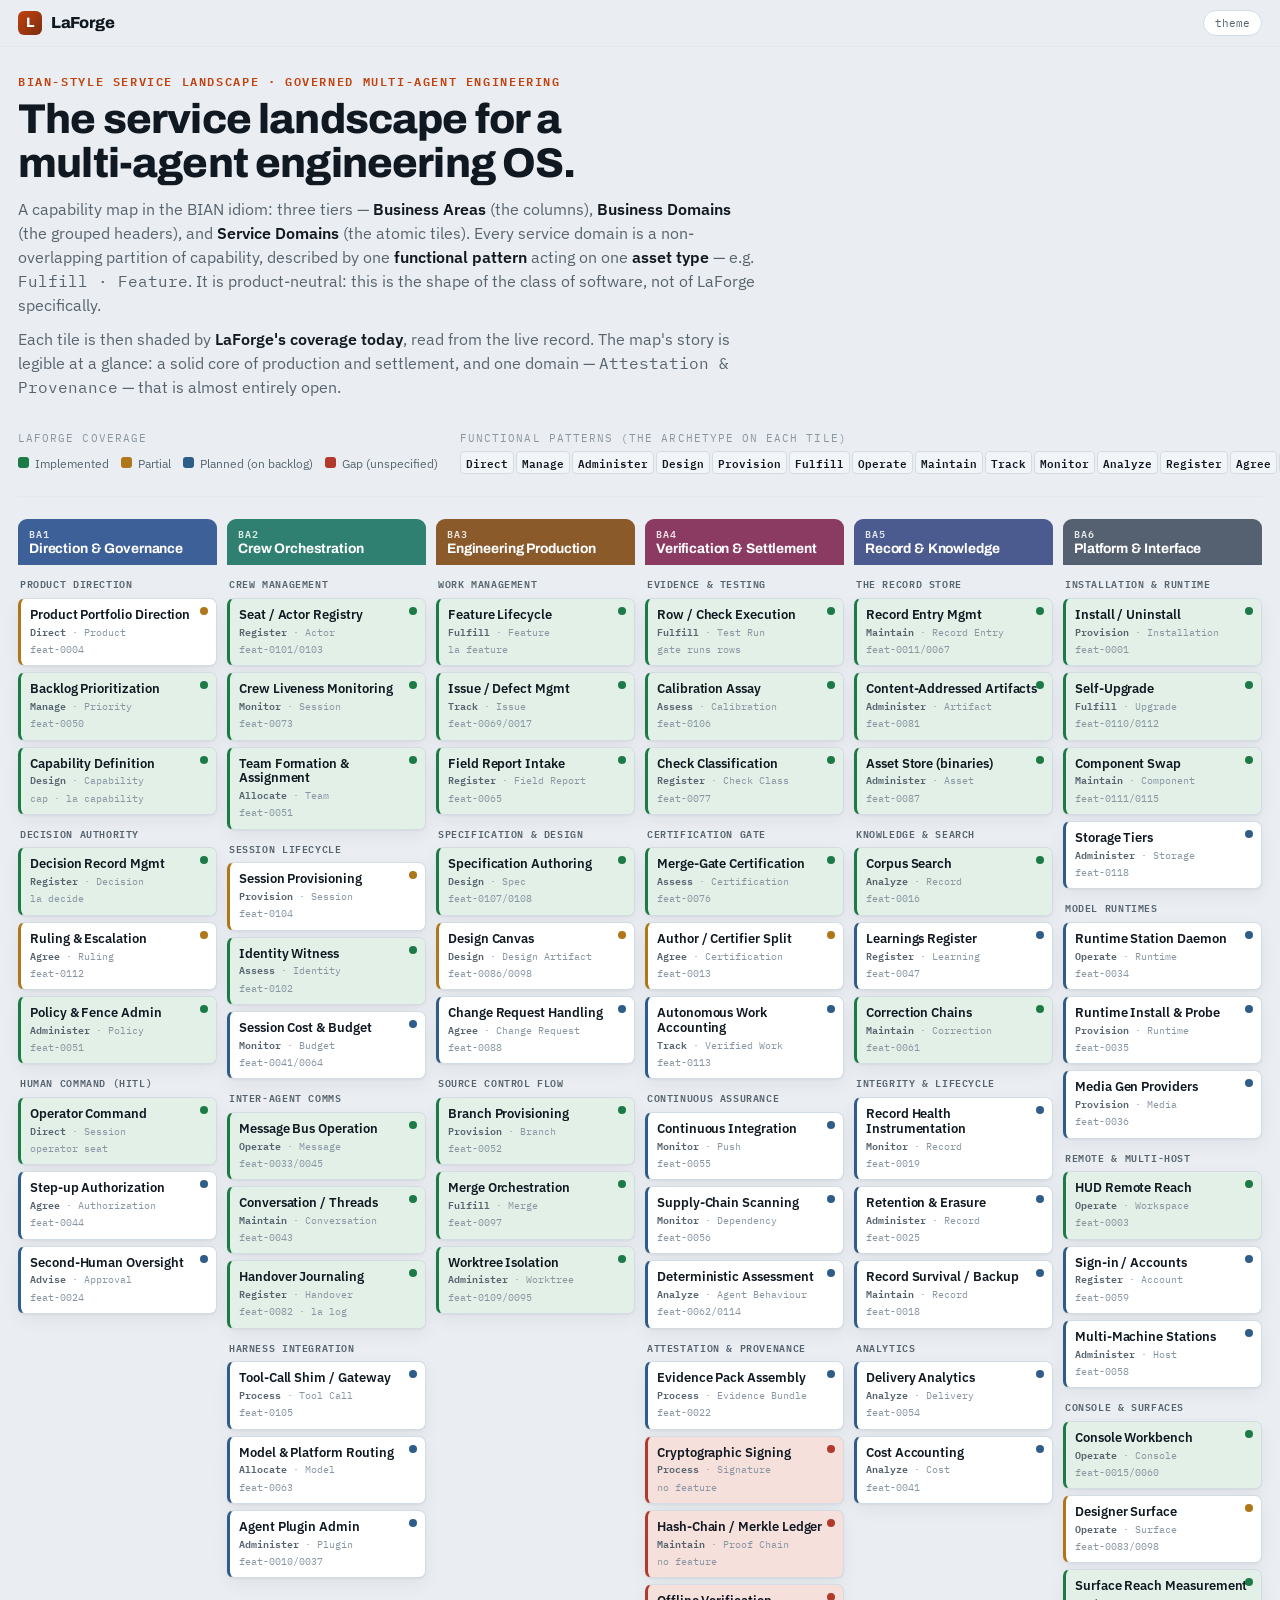
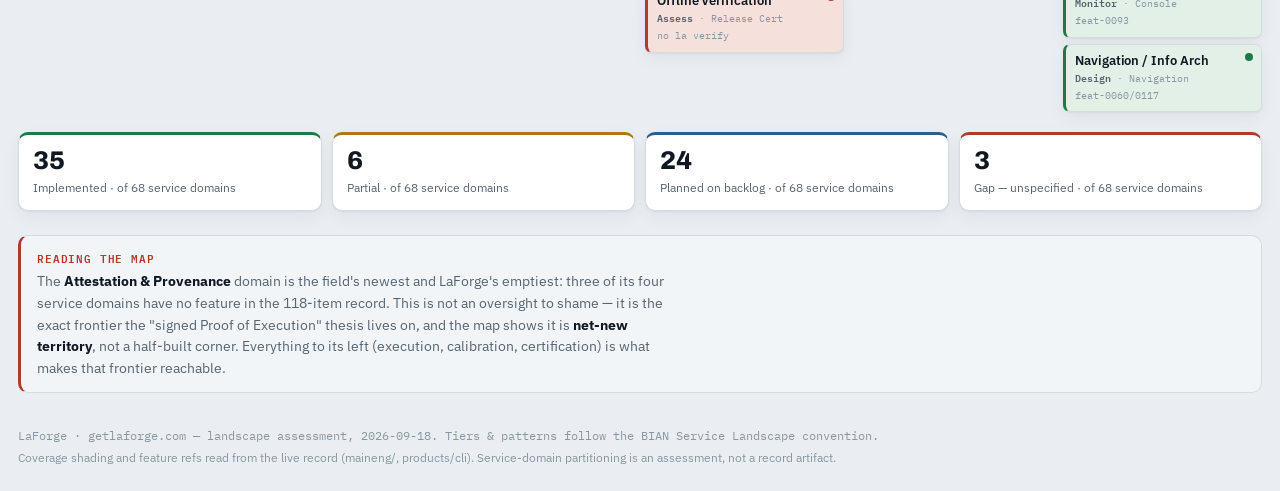
<file: Agent Engineering Landscape.html>
<!doctype html><html><head><meta charset=utf8><meta name=viewport content="width=device-width,initial-scale=1,viewport-fit=cover"><style>:root{color-scheme:light;box-sizing:border-box;padding-top:env(safe-area-inset-top,0px);padding-bottom:env(safe-area-inset-bottom,0px)}html{scroll-padding-top:env(safe-area-inset-top,0px)}body{margin:0;padding:0;font:14px -apple-system,BlinkMacSystemFont,sans-serif;background:#faf9f5;color:#141413}img{max-width:100%}[hidden]:not([hidden=until-found i]){display:none!important}</style></head><body>
<title>Agent Engineering Landscape</title>
<style>
  @import url('https://fonts.googleapis.com/css2?family=Archivo:wght@600;700;800&family=IBM+Plex+Sans:wght@400;500;600&family=IBM+Plex+Mono:wght@400;500;600&display=swap');

  :root{
    --ground:#EAEEF2;
    --surface:#FFFFFF;
    --surface-2:#F2F5F8;
    --ink:#101821;
    --muted:#57646F;
    --faint:#8996A2;
    --line:#D3DBE3;
    --line-soft:#E3E9EE;
    --accent:#C2410C;
    /* area hues */
    --a1:#3D6098; --a2:#2F8071; --a3:#8A5A2B; --a4:#8B3A62; --a5:#4B5A8F; --a6:#556170;
    /* coverage */
    --impl:#1C7A46; --impl-bg:#E2F0E8;
    --part:#B0761A; --part-bg:#F6ECD6;
    --plan:#2F5D8A; --plan-bg:#E2EBF4;
    --gap:#B23A2C;  --gap-bg:#F6E0DC;
    --shadow:0 1px 2px rgba(16,24,33,.05),0 6px 18px rgba(16,24,33,.05);
  }
  @media (prefers-color-scheme:dark){:root:not([data-theme="light"]){
    --ground:#0D1218;--surface:#151C24;--surface-2:#1B242E;--ink:#E7ECF1;--muted:#98A5B1;--faint:#68757F;--line:#28313C;--line-soft:#202832;--accent:#F97316;
    --a1:#6C93C9;--a2:#4FB9A5;--a3:#C79256;--a4:#C77299;--a5:#8494C8;--a6:#8593A1;
    --impl:#3ECB7E;--impl-bg:#12251A;--part:#E0A73B;--part-bg:#2A2212;--plan:#6FA0CE;--plan-bg:#14202D;--gap:#E0765F;--gap-bg:#2A1712;
    --shadow:0 1px 2px rgba(0,0,0,.4),0 10px 26px rgba(0,0,0,.35);
  }}
  :root[data-theme="dark"]{
    --ground:#0D1218;--surface:#151C24;--surface-2:#1B242E;--ink:#E7ECF1;--muted:#98A5B1;--faint:#68757F;--line:#28313C;--line-soft:#202832;--accent:#F97316;
    --a1:#6C93C9;--a2:#4FB9A5;--a3:#C79256;--a4:#C77299;--a5:#8494C8;--a6:#8593A1;
    --impl:#3ECB7E;--impl-bg:#12251A;--part:#E0A73B;--part-bg:#2A2212;--plan:#6FA0CE;--plan-bg:#14202D;--gap:#E0765F;--gap-bg:#2A1712;
    --shadow:0 1px 2px rgba(0,0,0,.4),0 10px 26px rgba(0,0,0,.35);
  }

  *{box-sizing:border-box}
  body{background:var(--ground);color:var(--ink);font-family:"IBM Plex Sans",system-ui,sans-serif;line-height:1.5;-webkit-font-smoothing:antialiased}
  .wrap{max-width:1280px;margin:0 auto;padding-inline:18px;padding-block:0}
  h1{font-family:"Archivo",sans-serif;font-weight:800;letter-spacing:-.02em;text-wrap:balance}
  .mono{font-family:"IBM Plex Mono",monospace}
  .eyebrow{font-family:"IBM Plex Mono",monospace;font-size:.72rem;font-weight:600;letter-spacing:.14em;text-transform:uppercase;color:var(--accent)}

  header.top{position:sticky;top:env(safe-area-inset-top,0px);z-index:40;background:color-mix(in srgb,var(--ground) 90%,transparent);backdrop-filter:blur(8px);border-bottom:1px solid var(--line-soft)}
  header.top .wrap{display:flex;align-items:center;gap:12px;padding-block:10px}
  .brand{display:flex;align-items:center;gap:9px;font-family:"Archivo";font-weight:800;letter-spacing:-.02em;font-size:1rem}
  .brand .glyph{width:24px;height:24px;border-radius:6px;background:linear-gradient(135deg,var(--accent),#7c2d12);display:grid;place-items:center;color:#fff;font-family:"Archivo";font-weight:800;font-size:.85rem}
  header.top .spacer{flex:1}
  .toggle{font-family:"IBM Plex Mono";font-size:.7rem;background:var(--surface);color:var(--muted);border:1px solid var(--line);border-radius:999px;padding:5px 11px;cursor:pointer}
  .toggle:hover{color:var(--ink);border-color:var(--muted)}

  .intro{padding-block:26px 8px}
  .intro h1{font-size:clamp(1.7rem,4.5vw,2.6rem);margin:8px 0 12px;line-height:1.04}
  .intro p{max-width:74ch;color:var(--muted);margin:0 0 10px;font-size:1rem}
  .intro p b{color:var(--ink);font-weight:600}

  .keys{display:flex;flex-wrap:wrap;gap:22px;padding:14px 0 22px;border-bottom:1px solid var(--line-soft)}
  .keyblock{min-width:180px}
  .keyblock .kt{font-family:"IBM Plex Mono";font-size:.66rem;letter-spacing:.1em;text-transform:uppercase;color:var(--faint);margin-bottom:7px}
  .krow{display:flex;flex-wrap:wrap;gap:6px 12px}
  .ki{display:inline-flex;align-items:center;gap:6px;font-size:.78rem;color:var(--muted)}
  .dot{width:11px;height:11px;border-radius:3px;flex:none}
  .patlist{font-size:.75rem;color:var(--muted);line-height:1.7;max-width:60ch}
  .pat{font-family:"IBM Plex Mono";font-size:.66rem;font-weight:600;color:var(--ink);background:var(--surface-2);border:1px solid var(--line);border-radius:4px;padding:1px 5px;margin-right:2px}

  /* landscape grid */
  .landscape{padding-block:22px 10px}
  .areas{display:grid;grid-template-columns:repeat(6,1fr);gap:10px;align-items:start}
  .area{display:flex;flex-direction:column;gap:9px}
  .ahead{border-radius:9px 9px 0 0;padding:9px 11px;color:#fff;font-family:"Archivo";font-weight:700;font-size:.86rem;line-height:1.1;letter-spacing:-.01em}
  .ahead .an{font-family:"IBM Plex Mono";font-weight:600;font-size:.64rem;opacity:.85;display:block;letter-spacing:.08em;margin-bottom:2px}
  .domain{display:flex;flex-direction:column;gap:6px}
  .dhead{font-family:"IBM Plex Mono";font-size:.64rem;font-weight:600;letter-spacing:.06em;text-transform:uppercase;color:var(--muted);padding:2px 2px 0}
  .tile{background:var(--surface);border:1px solid var(--line);border-left-width:3px;border-radius:7px;padding:8px 9px;box-shadow:var(--shadow);position:relative}
  .tile .tn{font-weight:600;font-size:.79rem;line-height:1.18;letter-spacing:-.005em}
  .tile .tm{font-family:"IBM Plex Mono";font-size:.63rem;color:var(--faint);margin-top:3px;line-height:1.3}
  .tile .tm b{color:var(--muted);font-weight:600}
  .tile .ref{font-family:"IBM Plex Mono";font-size:.6rem;color:var(--faint);margin-top:4px;display:block}
  .tile.impl{border-left-color:var(--impl);background:linear-gradient(0deg,var(--impl-bg),var(--impl-bg)) padding-box,var(--surface)}
  .tile.part{border-left-color:var(--part)}
  .tile.plan{border-left-color:var(--plan)}
  .tile.gap{border-left-color:var(--gap);background:var(--gap-bg)}
  .tile .badge{position:absolute;top:8px;right:8px;width:8px;height:8px;border-radius:50%}
  .tile.impl .badge{background:var(--impl)} .tile.part .badge{background:var(--part)} .tile.plan .badge{background:var(--plan)} .tile.gap .badge{background:var(--gap)}

  .callout{background:var(--surface-2);border:1px solid var(--line);border-left:3px solid var(--gap);border-radius:10px;padding:14px 16px;margin-top:24px}
  .callout .lb{font-family:"IBM Plex Mono";font-size:.66rem;letter-spacing:.08em;text-transform:uppercase;color:var(--gap);font-weight:600;margin-bottom:5px}
  .callout p{margin:0;font-size:.9rem;color:var(--muted);max-width:80ch}
  .callout p b{color:var(--ink)}

  .tally{display:grid;grid-template-columns:repeat(4,1fr);gap:10px;margin-top:20px}
  .tcard{background:var(--surface);border:1px solid var(--line);border-radius:10px;padding:13px 14px;box-shadow:var(--shadow);border-top-width:3px}
  .tcard.impl{border-top-color:var(--impl)} .tcard.part{border-top-color:var(--part)} .tcard.plan{border-top-color:var(--plan)} .tcard.gap{border-top-color:var(--gap)}
  .tcard .n{font-family:"Archivo";font-weight:800;font-size:1.6rem;line-height:1;font-variant-numeric:tabular-nums}
  .tcard .k{font-size:.74rem;color:var(--muted);margin-top:5px}

  footer{padding-block:24px;color:var(--faint);font-size:.75rem}

  @media (max-width:1080px){.areas{grid-template-columns:repeat(3,1fr)}}
  @media (max-width:720px){.areas{grid-template-columns:repeat(2,1fr)}.tally{grid-template-columns:repeat(2,1fr)}}
  @media (max-width:440px){.areas{grid-template-columns:1fr}}
  @media (prefers-reduced-motion:reduce){*{transition:none!important}}
</style>

<header class="top">
  <div class="wrap">
    <div class="brand"><span class="glyph">L</span>LaForge</div>
    <div class="spacer"></div>
    <button class="toggle" id="themeBtn" type="button">theme</button>
  </div>
</header>

<main class="wrap">
  <section class="intro">
    <div class="eyebrow">BIAN-style service landscape &middot; Governed Multi-Agent Engineering</div>
    <h1>The service landscape for a<br>multi-agent engineering OS.</h1>
    <p>A capability map in the BIAN idiom: three tiers — <b>Business Areas</b> (the columns), <b>Business Domains</b> (the grouped headers), and <b>Service Domains</b> (the atomic tiles). Every service domain is a non-overlapping partition of capability, described by one <b>functional pattern</b> acting on one <b>asset type</b> — e.g. <span class="mono">Fulfill · Feature</span>. It is product-neutral: this is the shape of the class of software, not of LaForge specifically.</p>
    <p>Each tile is then shaded by <b>LaForge's coverage today</b>, read from the live record. The map's story is legible at a glance: a solid core of production and settlement, and one domain — <span class="mono">Attestation &amp; Provenance</span> — that is almost entirely open.</p>
  </section>

  <section class="keys">
    <div class="keyblock">
      <div class="kt">LaForge coverage</div>
      <div class="krow">
        <span class="ki"><span class="dot" style="background:var(--impl)"></span>Implemented</span>
        <span class="ki"><span class="dot" style="background:var(--part)"></span>Partial</span>
        <span class="ki"><span class="dot" style="background:var(--plan)"></span>Planned (on backlog)</span>
        <span class="ki"><span class="dot" style="background:var(--gap)"></span>Gap (unspecified)</span>
      </div>
    </div>
    <div class="keyblock" style="flex:1">
      <div class="kt">Functional patterns (the archetype on each tile)</div>
      <div class="patlist">
        <span class="pat">Direct</span><span class="pat">Manage</span><span class="pat">Administer</span><span class="pat">Design</span><span class="pat">Provision</span><span class="pat">Fulfill</span><span class="pat">Operate</span><span class="pat">Maintain</span><span class="pat">Track</span><span class="pat">Monitor</span><span class="pat">Analyze</span><span class="pat">Register</span><span class="pat">Agree</span><span class="pat">Assess</span><span class="pat">Allocate</span><span class="pat">Advise</span><span class="pat">Process</span>
      </div>
    </div>
  </section>

  <section class="landscape">
    <div class="areas" id="areas"></div>

    <div class="tally" id="tally"></div>

    <div class="callout">
      <div class="lb">Reading the map</div>
      <p>The <b>Attestation &amp; Provenance</b> domain is the field's newest and LaForge's emptiest: three of its four service domains have no feature in the 118-item record. This is not an oversight to shame — it is the exact frontier the "signed Proof of Execution" thesis lives on, and the map shows it is <b>net-new territory</b>, not a half-built corner. Everything to its left (execution, calibration, certification) is what makes that frontier reachable.</p>
    </div>
  </section>

  <footer>
    <p style="margin:0 0 4px" class="mono">LaForge · getlaforge.com — landscape assessment, 2026-09-18. Tiers &amp; patterns follow the BIAN Service Landscape convention.</p>
    <p style="margin:0">Coverage shading and feature refs read from the live record (maineng/, products/cli). Service-domain partitioning is an assessment, not a record artifact.</p>
  </footer>
</main>

<script>
  (function(){
    var btn=document.getElementById('themeBtn'),root=document.documentElement;
    function cur(){var t=root.getAttribute('data-theme');if(t)return t;return(window.matchMedia&&matchMedia('(prefers-color-scheme: dark)').matches)?'dark':'light';}
    try{var s=localStorage.getItem('lf-theme');if(s)root.setAttribute('data-theme',s);}catch(e){}
    btn.addEventListener('click',function(){var n=cur()==='dark'?'light':'dark';root.setAttribute('data-theme',n);try{localStorage.setItem('lf-theme',n);}catch(e){}});
  })();

  // Landscape data. tile = [name, pattern, asset, status, ref]
  var AREAS=[
    {id:"BA1", name:"Direction & Governance", hue:"var(--a1)", domains:[
      {name:"Product Direction", tiles:[
        ["Product Portfolio Direction","Direct","Product","part","feat-0004"],
        ["Backlog Prioritization","Manage","Priority","impl","feat-0050"],
        ["Capability Definition","Design","Capability","impl","cap · la capability"],
      ]},
      {name:"Decision Authority", tiles:[
        ["Decision Record Mgmt","Register","Decision","impl","la decide"],
        ["Ruling & Escalation","Agree","Ruling","part","feat-0112"],
        ["Policy & Fence Admin","Administer","Policy","impl","feat-0051"],
      ]},
      {name:"Human Command (HITL)", tiles:[
        ["Operator Command","Direct","Session","impl","operator seat"],
        ["Step-up Authorization","Agree","Authorization","plan","feat-0044"],
        ["Second-Human Oversight","Advise","Approval","plan","feat-0024"],
      ]},
    ]},
    {id:"BA2", name:"Crew Orchestration", hue:"var(--a2)", domains:[
      {name:"Crew Management", tiles:[
        ["Seat / Actor Registry","Register","Actor","impl","feat-0101/0103"],
        ["Crew Liveness Monitoring","Monitor","Session","impl","feat-0073"],
        ["Team Formation & Assignment","Allocate","Team","impl","feat-0051"],
      ]},
      {name:"Session Lifecycle", tiles:[
        ["Session Provisioning","Provision","Session","part","feat-0104"],
        ["Identity Witness","Assess","Identity","impl","feat-0102"],
        ["Session Cost & Budget","Monitor","Budget","plan","feat-0041/0064"],
      ]},
      {name:"Inter-Agent Comms", tiles:[
        ["Message Bus Operation","Operate","Message","impl","feat-0033/0045"],
        ["Conversation / Threads","Maintain","Conversation","impl","feat-0043"],
        ["Handover Journaling","Register","Handover","impl","feat-0082 · la log"],
      ]},
      {name:"Harness Integration", tiles:[
        ["Tool-Call Shim / Gateway","Process","Tool Call","plan","feat-0105"],
        ["Model & Platform Routing","Allocate","Model","plan","feat-0063"],
        ["Agent Plugin Admin","Administer","Plugin","plan","feat-0010/0037"],
      ]},
    ]},
    {id:"BA3", name:"Engineering Production", hue:"var(--a3)", domains:[
      {name:"Work Management", tiles:[
        ["Feature Lifecycle","Fulfill","Feature","impl","la feature"],
        ["Issue / Defect Mgmt","Track","Issue","impl","feat-0069/0017"],
        ["Field Report Intake","Register","Field Report","impl","feat-0065"],
      ]},
      {name:"Specification & Design", tiles:[
        ["Specification Authoring","Design","Spec","impl","feat-0107/0108"],
        ["Design Canvas","Design","Design Artifact","part","feat-0086/0098"],
        ["Change Request Handling","Agree","Change Request","plan","feat-0088"],
      ]},
      {name:"Source Control Flow", tiles:[
        ["Branch Provisioning","Provision","Branch","impl","feat-0052"],
        ["Merge Orchestration","Fulfill","Merge","impl","feat-0097"],
        ["Worktree Isolation","Administer","Worktree","impl","feat-0109/0095"],
      ]},
    ]},
    {id:"BA4", name:"Verification & Settlement", hue:"var(--a4)", domains:[
      {name:"Evidence & Testing", tiles:[
        ["Row / Check Execution","Fulfill","Test Run","impl","gate runs rows"],
        ["Calibration Assay","Assess","Calibration","impl","feat-0106"],
        ["Check Classification","Register","Check Class","impl","feat-0077"],
      ]},
      {name:"Certification Gate", tiles:[
        ["Merge-Gate Certification","Assess","Certification","impl","feat-0076"],
        ["Author / Certifier Split","Agree","Certification","part","feat-0013"],
        ["Autonomous Work Accounting","Track","Verified Work","plan","feat-0113"],
      ]},
      {name:"Continuous Assurance", tiles:[
        ["Continuous Integration","Monitor","Push","plan","feat-0055"],
        ["Supply-Chain Scanning","Monitor","Dependency","plan","feat-0056"],
        ["Deterministic Assessment","Analyze","Agent Behaviour","plan","feat-0062/0114"],
      ]},
      {name:"Attestation & Provenance", tiles:[
        ["Evidence Pack Assembly","Process","Evidence Bundle","plan","feat-0022"],
        ["Cryptographic Signing","Process","Signature","gap","no feature"],
        ["Hash-Chain / Merkle Ledger","Maintain","Proof Chain","gap","no feature"],
        ["Offline Verification","Assess","Release Cert","gap","no la verify"],
      ]},
    ]},
    {id:"BA5", name:"Record & Knowledge", hue:"var(--a5)", domains:[
      {name:"The Record Store", tiles:[
        ["Record Entry Mgmt","Maintain","Record Entry","impl","feat-0011/0067"],
        ["Content-Addressed Artifacts","Administer","Artifact","impl","feat-0081"],
        ["Asset Store (binaries)","Administer","Asset","impl","feat-0087"],
      ]},
      {name:"Knowledge & Search", tiles:[
        ["Corpus Search","Analyze","Record","impl","feat-0016"],
        ["Learnings Register","Register","Learning","plan","feat-0047"],
        ["Correction Chains","Maintain","Correction","impl","feat-0061"],
      ]},
      {name:"Integrity & Lifecycle", tiles:[
        ["Record Health Instrumentation","Monitor","Record","plan","feat-0019"],
        ["Retention & Erasure","Administer","Record","plan","feat-0025"],
        ["Record Survival / Backup","Maintain","Record","plan","feat-0018"],
      ]},
      {name:"Analytics", tiles:[
        ["Delivery Analytics","Analyze","Delivery","plan","feat-0054"],
        ["Cost Accounting","Analyze","Cost","plan","feat-0041"],
      ]},
    ]},
    {id:"BA6", name:"Platform & Interface", hue:"var(--a6)", domains:[
      {name:"Installation & Runtime", tiles:[
        ["Install / Uninstall","Provision","Installation","impl","feat-0001"],
        ["Self-Upgrade","Fulfill","Upgrade","impl","feat-0110/0112"],
        ["Component Swap","Maintain","Component","impl","feat-0111/0115"],
        ["Storage Tiers","Administer","Storage","plan","feat-0118"],
      ]},
      {name:"Model Runtimes", tiles:[
        ["Runtime Station Daemon","Operate","Runtime","plan","feat-0034"],
        ["Runtime Install & Probe","Provision","Runtime","plan","feat-0035"],
        ["Media Gen Providers","Provision","Media","plan","feat-0036"],
      ]},
      {name:"Remote & Multi-Host", tiles:[
        ["HUD Remote Reach","Operate","Workspace","impl","feat-0003"],
        ["Sign-in / Accounts","Register","Account","plan","feat-0059"],
        ["Multi-Machine Stations","Administer","Host","plan","feat-0058"],
      ]},
      {name:"Console & Surfaces", tiles:[
        ["Console Workbench","Operate","Console","impl","feat-0015/0060"],
        ["Designer Surface","Operate","Surface","part","feat-0083/0098"],
        ["Surface Reach Measurement","Monitor","Console","impl","feat-0093"],
        ["Navigation / Info Arch","Design","Navigation","impl","feat-0060/0117"],
      ]},
    ]},
  ];

  var STATUS={impl:"impl",part:"part",plan:"plan",gap:"gap"};
  var counts={impl:0,part:0,plan:0,gap:0};
  var root=document.getElementById('areas');
  AREAS.forEach(function(a){
    var col=document.createElement('div');col.className='area';
    var h=document.createElement('div');h.className='ahead';h.style.background=a.hue;
    h.innerHTML='<span class="an">'+a.id+'</span>'+a.name;
    col.appendChild(h);
    a.domains.forEach(function(d){
      var dom=document.createElement('div');dom.className='domain';
      var dh=document.createElement('div');dh.className='dhead';dh.textContent=d.name;dom.appendChild(dh);
      d.tiles.forEach(function(t){
        var st=t[3];counts[st]++;
        var tile=document.createElement('div');tile.className='tile '+st;
        tile.innerHTML='<span class="badge"></span><div class="tn">'+t[0]+'</div>'+
          '<div class="tm"><b>'+t[1]+'</b> &middot; '+t[2]+'</div>'+
          (t[4]?'<span class="ref">'+t[4]+'</span>':'');
        dom.appendChild(tile);
      });
      col.appendChild(dom);
    });
    root.appendChild(col);
  });

  var total=counts.impl+counts.part+counts.plan+counts.gap;
  var tally=document.getElementById('tally');
  [["impl","Implemented",counts.impl],["part","Partial",counts.part],["plan","Planned on backlog",counts.plan],["gap","Gap — unspecified",counts.gap]].forEach(function(c){
    var el=document.createElement('div');el.className='tcard '+c[0];
    el.innerHTML='<div class="n">'+c[2]+'</div><div class="k">'+c[1]+' &middot; of '+total+' service domains</div>';
    tally.appendChild(el);
  });
</script>

</body></html>
</file>
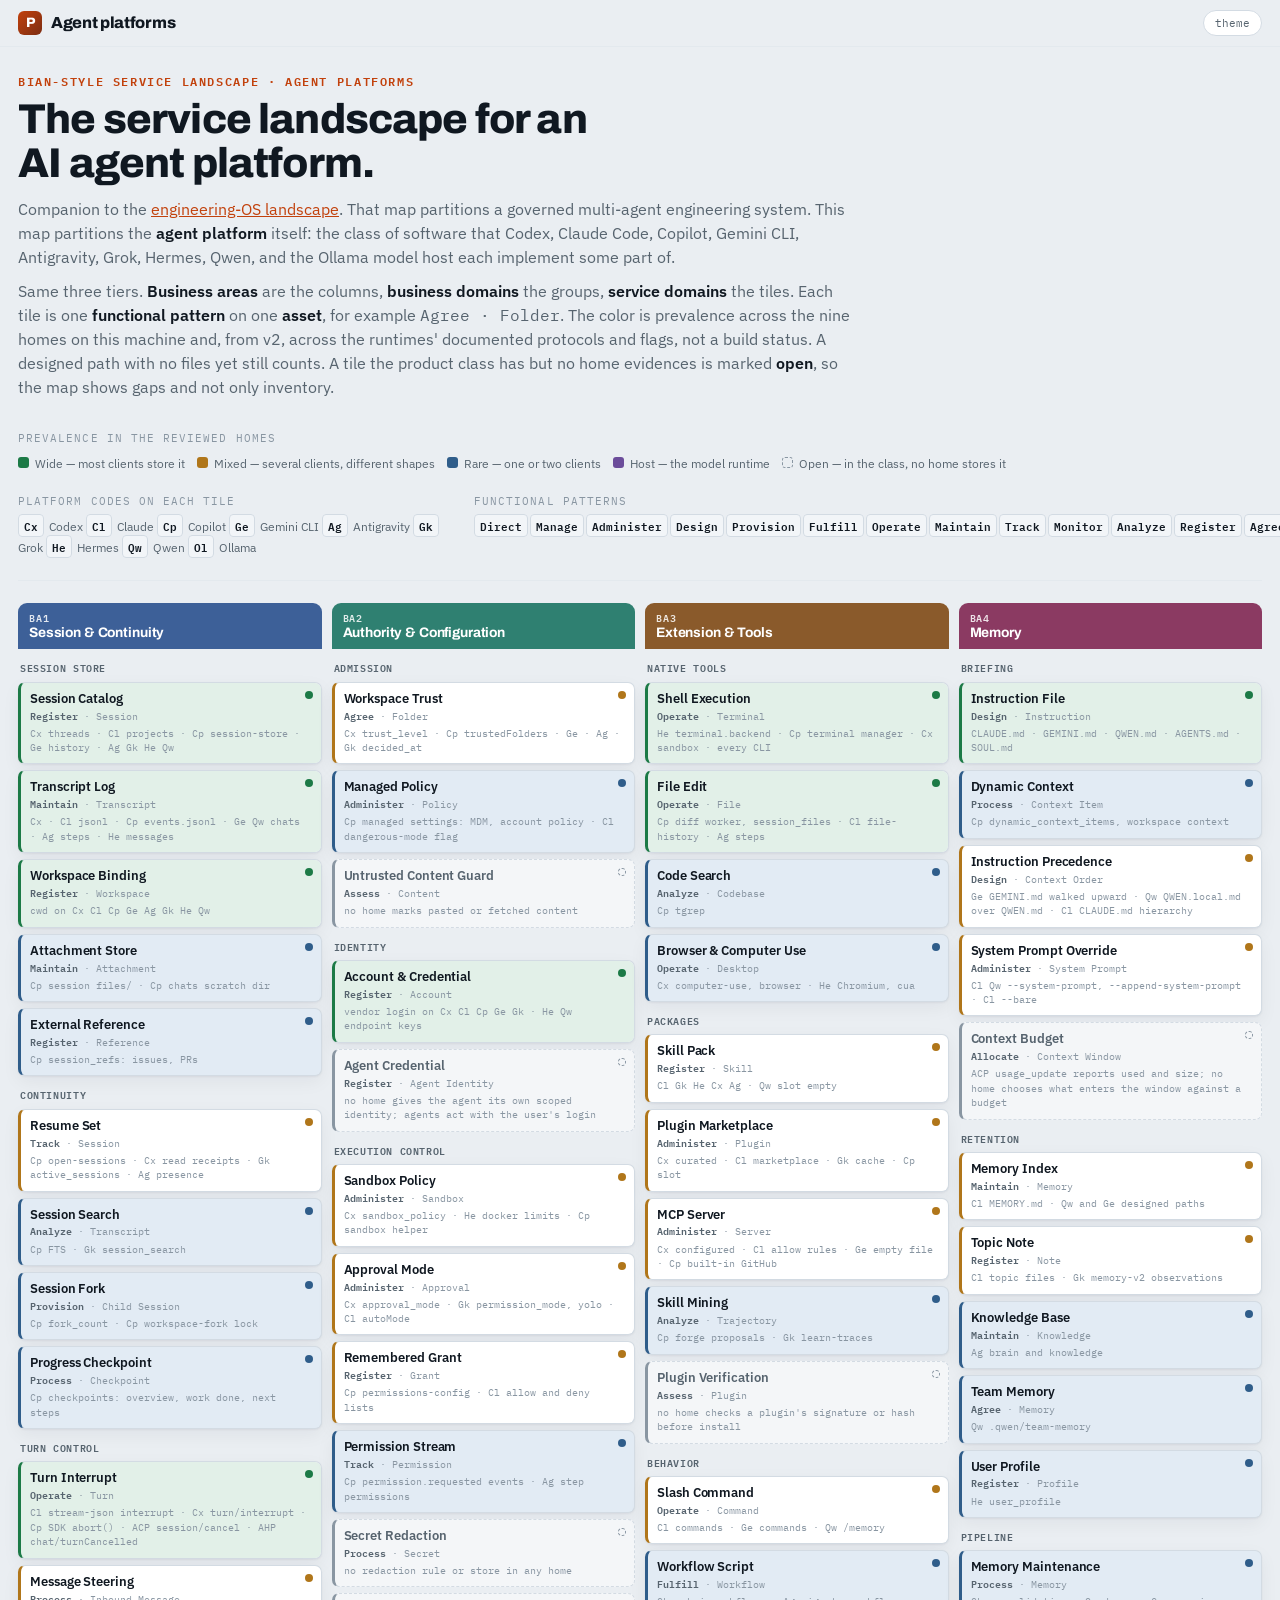
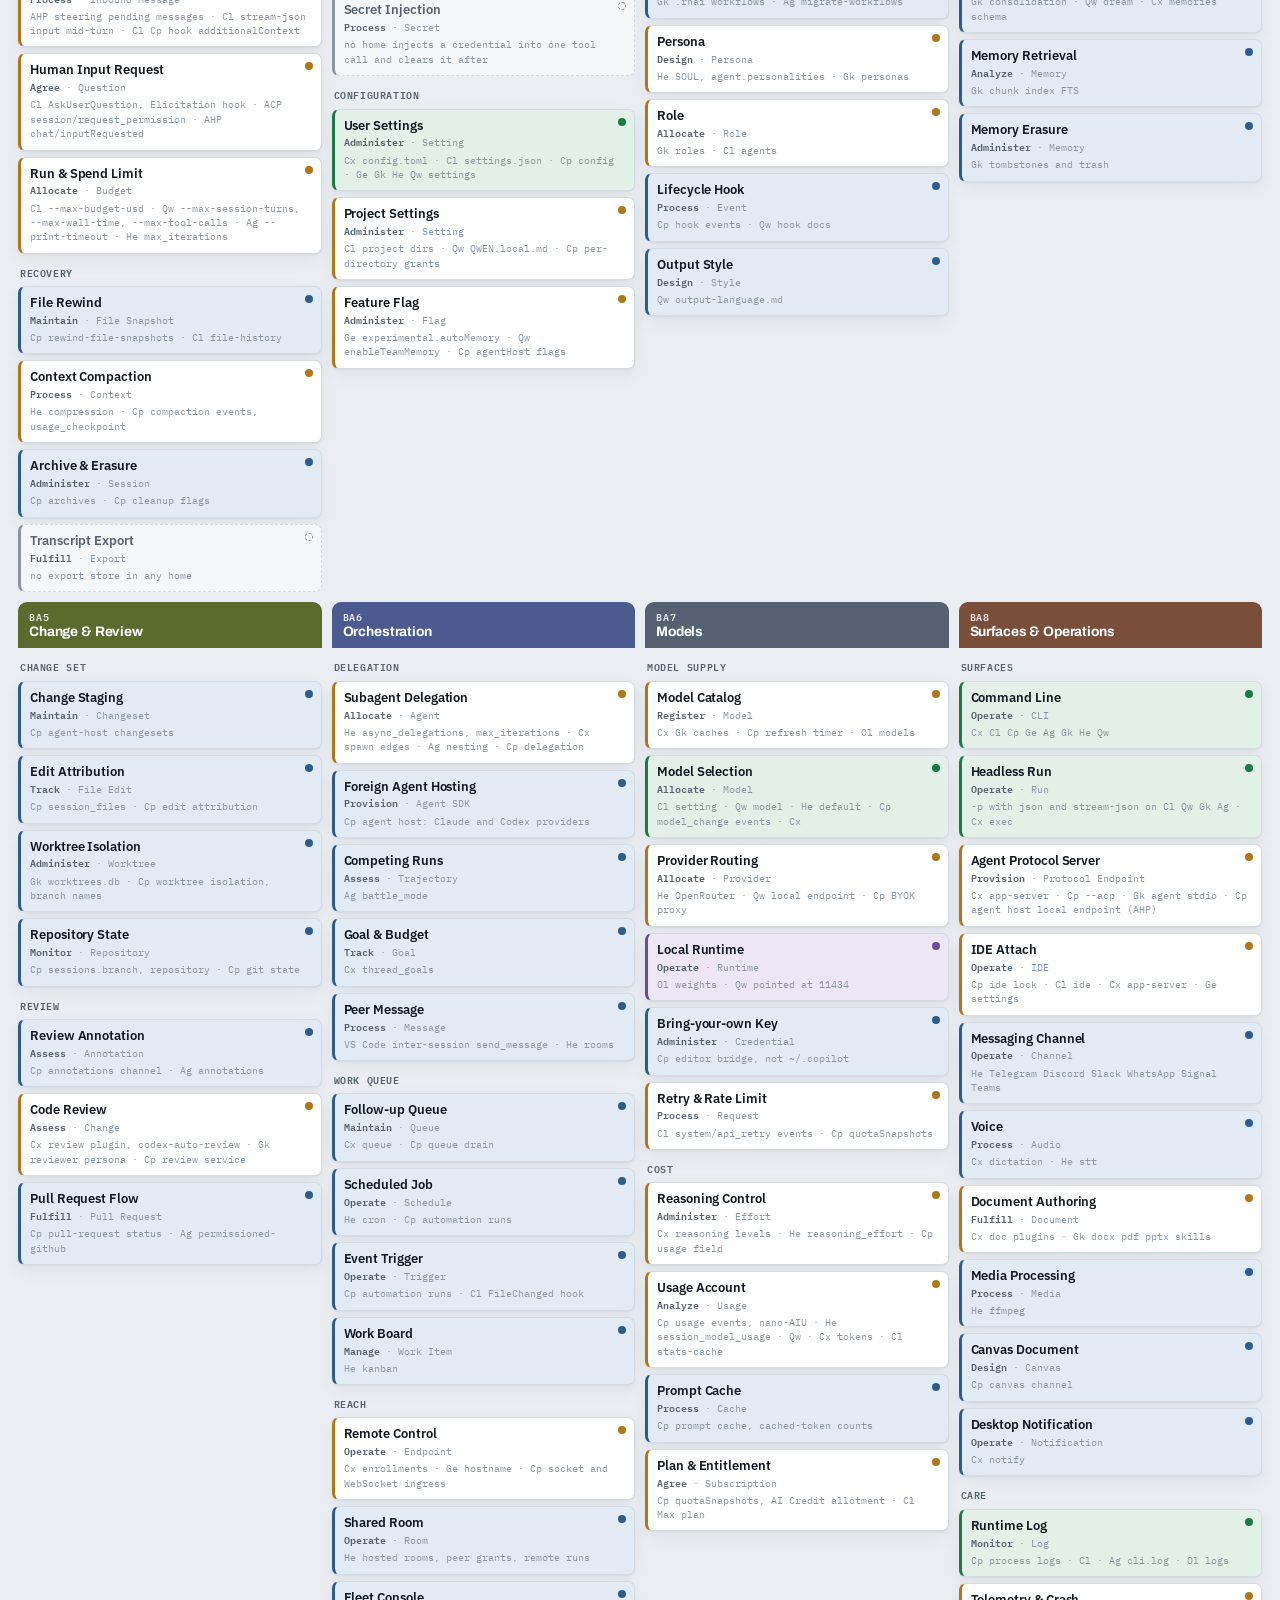
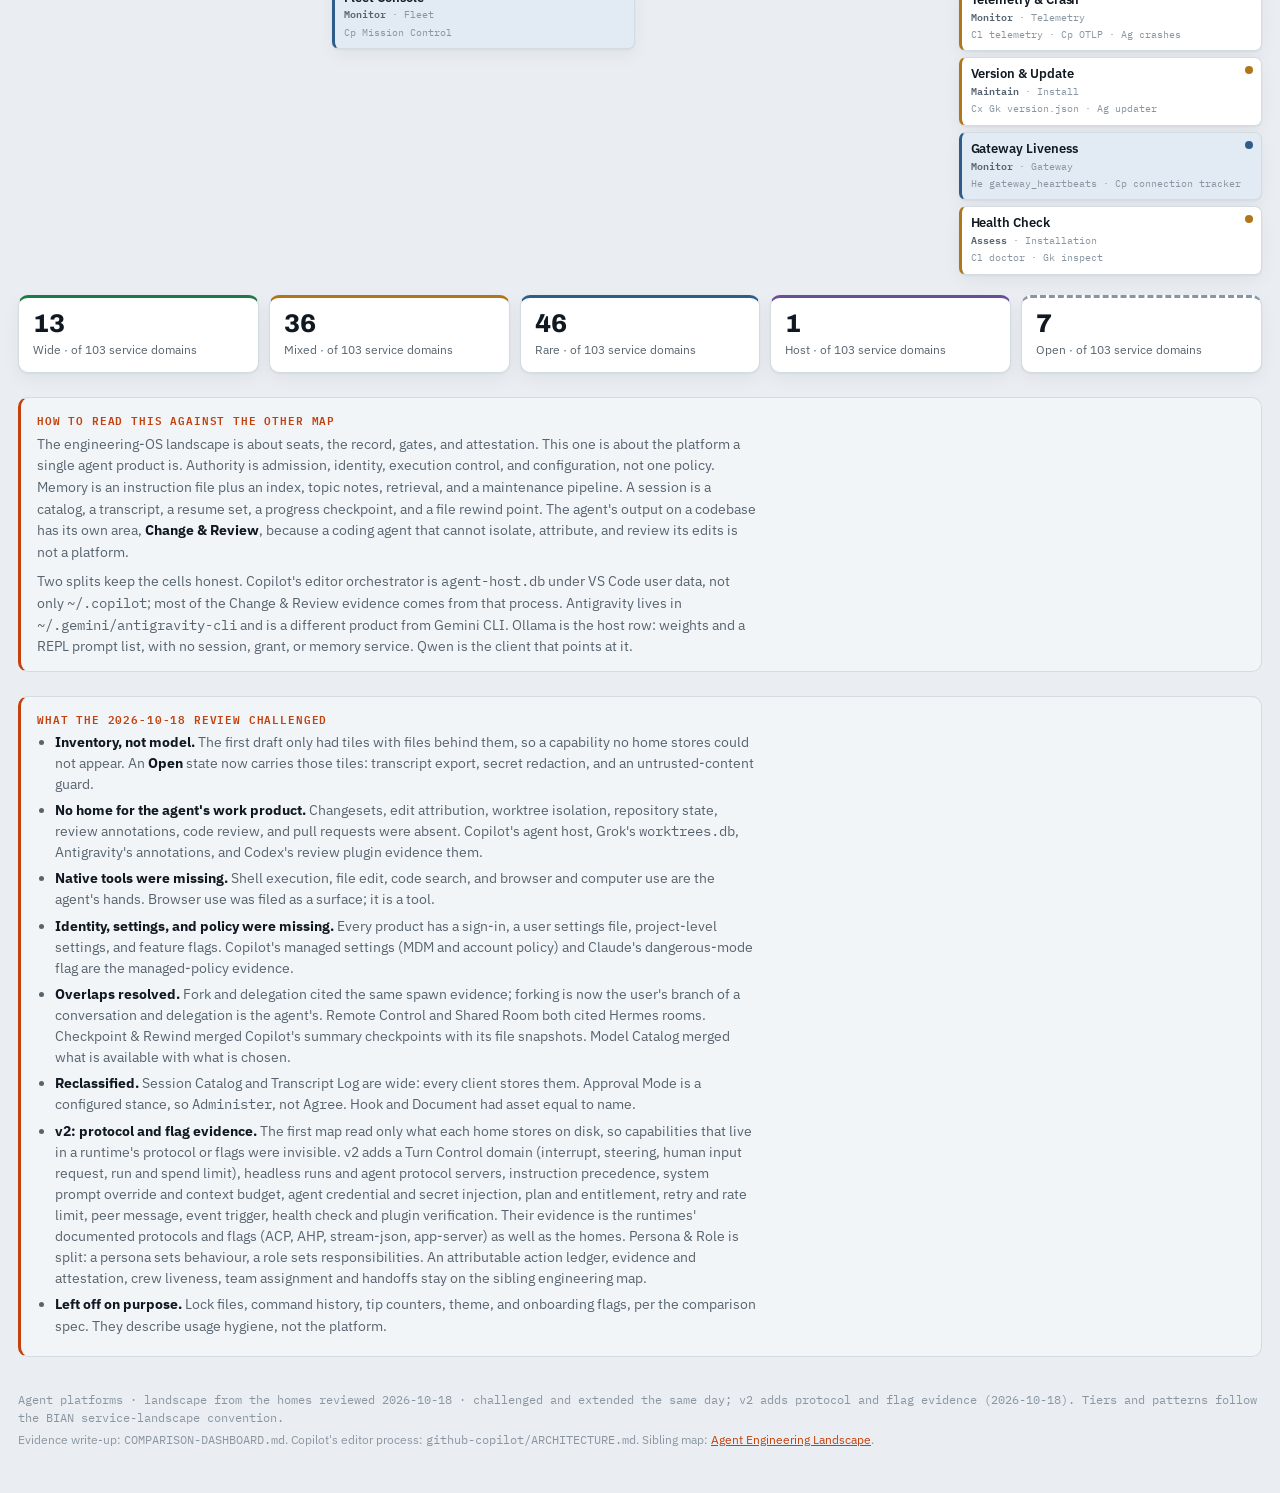
<file: AI Platform Landscape v2.html>
<!doctype html>
<html lang="en">
<head>
<meta charset="utf-8">
<meta name="viewport" content="width=device-width,initial-scale=1,viewport-fit=cover">
<title>AI Platform Landscape v2</title>
<style>
  @import url('https://fonts.googleapis.com/css2?family=Archivo:wght@600;700;800&family=IBM+Plex+Sans:wght@400;500;600&family=IBM+Plex+Mono:wght@400;500;600&display=swap');

  :root{
    --ground:#EAEEF2;
    --surface:#FFFFFF;
    --surface-2:#F2F5F8;
    --ink:#101821;
    --muted:#57646F;
    --faint:#8996A2;
    --line:#D3DBE3;
    --line-soft:#E3E9EE;
    --accent:#C2410C;
    --a1:#3D6098; --a2:#2F8071; --a3:#8A5A2B; --a4:#8B3A62; --a5:#5B6B2E; --a6:#4B5A8F; --a7:#556170; --a8:#7A4F3A;
    --wide:#1C7A46; --wide-bg:#E2F0E8;
    --mixed:#B0761A; --mixed-bg:#F6ECD6;
    --rare:#2F5D8A; --rare-bg:#E2EBF4;
    --host:#6B4C9A; --host-bg:#EDE6F5;
    --open:#8996A2; --open-bg:#F4F6F8;
    --shadow:0 1px 2px rgba(16,24,33,.05),0 6px 18px rgba(16,24,33,.05);
  }
  @media (prefers-color-scheme:dark){:root:not([data-theme="light"]){
    --ground:#0D1218;--surface:#151C24;--surface-2:#1B242E;--ink:#E7ECF1;--muted:#98A5B1;--faint:#68757F;--line:#28313C;--line-soft:#202832;--accent:#F97316;
    --a1:#6C93C9;--a2:#4FB9A5;--a3:#C79256;--a4:#C77299;--a5:#9BB05A;--a6:#8494C8;--a7:#8593A1;--a8:#C18A70;
    --wide:#3ECB7E;--wide-bg:#12251A;--mixed:#E0A73B;--mixed-bg:#2A2212;--rare:#6FA0CE;--rare-bg:#14202D;--host:#C4B0E4;--host-bg:#221C2E;--open:#6B7682;--open-bg:#131920;
    --shadow:0 1px 2px rgba(0,0,0,.4),0 10px 26px rgba(0,0,0,.35);
  }}
  :root[data-theme="dark"]{
    --ground:#0D1218;--surface:#151C24;--surface-2:#1B242E;--ink:#E7ECF1;--muted:#98A5B1;--faint:#68757F;--line:#28313C;--line-soft:#202832;--accent:#F97316;
    --a1:#6C93C9;--a2:#4FB9A5;--a3:#C79256;--a4:#C77299;--a5:#9BB05A;--a6:#8494C8;--a7:#8593A1;--a8:#C18A70;
    --wide:#3ECB7E;--wide-bg:#12251A;--mixed:#E0A73B;--mixed-bg:#2A2212;--rare:#6FA0CE;--rare-bg:#14202D;--host:#C4B0E4;--host-bg:#221C2E;--open:#6B7682;--open-bg:#131920;
    --shadow:0 1px 2px rgba(0,0,0,.4),0 10px 26px rgba(0,0,0,.35);
  }

  *{box-sizing:border-box}
  body{margin:0;background:var(--ground);color:var(--ink);font-family:"IBM Plex Sans",system-ui,sans-serif;line-height:1.5;-webkit-font-smoothing:antialiased}
  .wrap{max-width:1500px;margin:0 auto;padding-inline:18px}
  h1{font-family:"Archivo",sans-serif;font-weight:800;letter-spacing:-.02em;text-wrap:balance}
  .mono{font-family:"IBM Plex Mono",monospace}
  a{color:var(--accent)}
  .eyebrow{font-family:"IBM Plex Mono",monospace;font-size:.72rem;font-weight:600;letter-spacing:.14em;text-transform:uppercase;color:var(--accent)}

  header.top{position:sticky;top:0;z-index:40;background:color-mix(in srgb,var(--ground) 90%,transparent);backdrop-filter:blur(8px);border-bottom:1px solid var(--line-soft)}
  header.top .wrap{display:flex;align-items:center;gap:12px;padding-block:10px}
  .brand{display:flex;align-items:center;gap:9px;font-family:"Archivo";font-weight:800;letter-spacing:-.02em;font-size:1rem}
  .brand .glyph{width:24px;height:24px;border-radius:6px;background:linear-gradient(135deg,var(--accent),#7c2d12);display:grid;place-items:center;color:#fff;font-family:"Archivo";font-weight:800;font-size:.85rem}
  header.top .spacer{flex:1}
  .toggle{font-family:"IBM Plex Mono";font-size:.7rem;background:var(--surface);color:var(--muted);border:1px solid var(--line);border-radius:999px;padding:5px 11px;cursor:pointer}
  .toggle:hover{color:var(--ink);border-color:var(--muted)}

  .intro{padding-block:26px 8px}
  .intro h1{font-size:clamp(1.7rem,4.5vw,2.6rem);margin:8px 0 12px;line-height:1.04}
  .intro p{max-width:84ch;color:var(--muted);margin:0 0 10px;font-size:1rem}
  .intro p b{color:var(--ink);font-weight:600}

  .keys{display:flex;flex-wrap:wrap;gap:22px;padding:14px 0 22px;border-bottom:1px solid var(--line-soft)}
  .keyblock{min-width:220px}
  .keyblock .kt{font-family:"IBM Plex Mono";font-size:.66rem;letter-spacing:.1em;text-transform:uppercase;color:var(--faint);margin-bottom:7px}
  .krow{display:flex;flex-wrap:wrap;gap:6px 12px}
  .ki{display:inline-flex;align-items:center;gap:6px;font-size:.78rem;color:var(--muted)}
  .dot{width:11px;height:11px;border-radius:3px;flex:none}
  .dot.open{background:transparent;border:1.5px dashed var(--open)}
  .patlist{font-size:.75rem;color:var(--muted);line-height:1.7;max-width:62ch}
  .pat{font-family:"IBM Plex Mono";font-size:.66rem;font-weight:600;color:var(--ink);background:var(--surface-2);border:1px solid var(--line);border-radius:4px;padding:1px 5px;margin-right:2px}

  .landscape{padding-block:22px 10px}
  .areas{display:grid;grid-template-columns:repeat(8,1fr);gap:10px;align-items:start}
  .area{display:flex;flex-direction:column;gap:9px}
  .ahead{border-radius:9px 9px 0 0;padding:9px 11px;color:#fff;font-family:"Archivo";font-weight:700;font-size:.86rem;line-height:1.1;letter-spacing:-.01em}
  .ahead .an{font-family:"IBM Plex Mono";font-weight:600;font-size:.64rem;opacity:.85;display:block;letter-spacing:.08em;margin-bottom:2px}
  .domain{display:flex;flex-direction:column;gap:6px}
  .dhead{font-family:"IBM Plex Mono";font-size:.64rem;font-weight:600;letter-spacing:.06em;text-transform:uppercase;color:var(--muted);padding:2px 2px 0}
  .tile{background:var(--surface);border:1px solid var(--line);border-left-width:3px;border-radius:7px;padding:8px 9px;box-shadow:var(--shadow);position:relative}
  .tile .tn{font-weight:600;font-size:.79rem;line-height:1.18;letter-spacing:-.005em;padding-right:10px}
  .tile .tm{font-family:"IBM Plex Mono";font-size:.63rem;color:var(--faint);margin-top:3px;line-height:1.3}
  .tile .tm b{color:var(--muted);font-weight:600}
  .tile .ref{font-family:"IBM Plex Mono";font-size:.6rem;color:var(--faint);margin-top:4px;display:block}
  .tile.wide{border-left-color:var(--wide);background:linear-gradient(0deg,var(--wide-bg),var(--wide-bg)) padding-box,var(--surface)}
  .tile.mixed{border-left-color:var(--mixed)}
  .tile.rare{border-left-color:var(--rare);background:var(--rare-bg)}
  .tile.host{border-left-color:var(--host);background:var(--host-bg)}
  .tile.open{border-style:dashed;border-left-style:solid;border-left-color:var(--open);background:var(--open-bg);box-shadow:none}
  .tile.open .tn{color:var(--muted)}
  .tile .badge{position:absolute;top:8px;right:8px;width:8px;height:8px;border-radius:50%}
  .tile.wide .badge{background:var(--wide)}
  .tile.mixed .badge{background:var(--mixed)}
  .tile.rare .badge{background:var(--rare)}
  .tile.host .badge{background:var(--host)}
  .tile.open .badge{background:transparent;border:1.5px dashed var(--open)}

  .callout{background:var(--surface-2);border:1px solid var(--line);border-left:3px solid var(--accent);border-radius:10px;padding:14px 16px;margin-top:24px}
  .callout .lb{font-family:"IBM Plex Mono";font-size:.66rem;letter-spacing:.08em;text-transform:uppercase;color:var(--accent);font-weight:600;margin-bottom:5px}
  .callout p{margin:0 0 8px;font-size:.9rem;color:var(--muted);max-width:90ch}
  .callout p:last-child{margin-bottom:0}
  .callout p b{color:var(--ink)}
  .callout ul{margin:4px 0 0;padding-left:18px;font-size:.88rem;color:var(--muted);max-width:90ch}
  .callout li{margin-bottom:5px}
  .callout li b{color:var(--ink)}

  .tally{display:grid;grid-template-columns:repeat(5,1fr);gap:10px;margin-top:20px}
  .tcard{background:var(--surface);border:1px solid var(--line);border-radius:10px;padding:13px 14px;box-shadow:var(--shadow);border-top-width:3px}
  .tcard.wide{border-top-color:var(--wide)}
  .tcard.mixed{border-top-color:var(--mixed)}
  .tcard.rare{border-top-color:var(--rare)}
  .tcard.host{border-top-color:var(--host)}
  .tcard.open{border-top-color:var(--open);border-top-style:dashed}
  .tcard .n{font-family:"Archivo";font-weight:800;font-size:1.6rem;line-height:1;font-variant-numeric:tabular-nums}
  .tcard .k{font-size:.74rem;color:var(--muted);margin-top:5px}

  footer{padding-block:24px 40px;color:var(--faint);font-size:.75rem}
  footer p{margin:0 0 4px}

  @media (max-width:1320px){.areas{grid-template-columns:repeat(4,1fr)}}
  @media (max-width:860px){.areas{grid-template-columns:repeat(2,1fr)}.tally{grid-template-columns:repeat(3,1fr)}}
  @media (max-width:440px){.areas{grid-template-columns:1fr}.tally{grid-template-columns:repeat(2,1fr)}}
  @media (prefers-reduced-motion:reduce){*{transition:none!important}}
</style>
</head>
<body>
<header class="top">
  <div class="wrap">
    <div class="brand"><span class="glyph">P</span>Agent platforms</div>
    <div class="spacer"></div>
    <button class="toggle" id="themeBtn" type="button">theme</button>
  </div>
</header>

<main class="wrap">
  <section class="intro">
    <div class="eyebrow">BIAN-style service landscape · Agent platforms</div>
    <h1>The service landscape for an<br>AI agent platform.</h1>
    <p>Companion to the <a href="Agent%20Engineering%20Landscape.html">engineering-OS landscape</a>. That map partitions a governed multi-agent engineering system. This map partitions the <b>agent platform</b> itself: the class of software that Codex, Claude Code, Copilot, Gemini CLI, Antigravity, Grok, Hermes, Qwen, and the Ollama model host each implement some part of.</p>
    <p>Same three tiers. <b>Business areas</b> are the columns, <b>business domains</b> the groups, <b>service domains</b> the tiles. Each tile is one <b>functional pattern</b> on one <b>asset</b>, for example <span class="mono">Agree · Folder</span>. The color is prevalence across the nine homes on this machine and, from v2, across the runtimes' documented protocols and flags, not a build status. A designed path with no files yet still counts. A tile the product class has but no home evidences is marked <b>open</b>, so the map shows gaps and not only inventory.</p>
  </section>

  <section class="keys">
    <div class="keyblock">
      <div class="kt">Prevalence in the reviewed homes</div>
      <div class="krow">
        <span class="ki"><span class="dot" style="background:var(--wide)"></span>Wide — most clients store it</span>
        <span class="ki"><span class="dot" style="background:var(--mixed)"></span>Mixed — several clients, different shapes</span>
        <span class="ki"><span class="dot" style="background:var(--rare)"></span>Rare — one or two clients</span>
        <span class="ki"><span class="dot" style="background:var(--host)"></span>Host — the model runtime</span>
        <span class="ki"><span class="dot open"></span>Open — in the class, no home stores it</span>
      </div>
    </div>
    <div class="keyblock">
      <div class="kt">Platform codes on each tile</div>
      <div class="patlist">
        <span class="pat">Cx</span> Codex
        <span class="pat">Cl</span> Claude
        <span class="pat">Cp</span> Copilot
        <span class="pat">Ge</span> Gemini CLI
        <span class="pat">Ag</span> Antigravity
        <span class="pat">Gk</span> Grok
        <span class="pat">He</span> Hermes
        <span class="pat">Qw</span> Qwen
        <span class="pat">Ol</span> Ollama
      </div>
    </div>
    <div class="keyblock" style="flex:1">
      <div class="kt">Functional patterns</div>
      <div class="patlist">
        <span class="pat">Direct</span><span class="pat">Manage</span><span class="pat">Administer</span><span class="pat">Design</span><span class="pat">Provision</span><span class="pat">Fulfill</span><span class="pat">Operate</span><span class="pat">Maintain</span><span class="pat">Track</span><span class="pat">Monitor</span><span class="pat">Analyze</span><span class="pat">Register</span><span class="pat">Agree</span><span class="pat">Assess</span><span class="pat">Allocate</span><span class="pat">Process</span>
      </div>
    </div>
  </section>

  <section class="landscape">
    <div class="areas" id="areas"></div>
    <div class="tally" id="tally"></div>

    <div class="callout">
      <div class="lb">How to read this against the other map</div>
      <p>The engineering-OS landscape is about seats, the record, gates, and attestation. This one is about the platform a single agent product is. Authority is admission, identity, execution control, and configuration, not one policy. Memory is an instruction file plus an index, topic notes, retrieval, and a maintenance pipeline. A session is a catalog, a transcript, a resume set, a progress checkpoint, and a file rewind point. The agent's output on a codebase has its own area, <b>Change &amp; Review</b>, because a coding agent that cannot isolate, attribute, and review its edits is not a platform.</p>
      <p>Two splits keep the cells honest. Copilot's editor orchestrator is <span class="mono">agent-host.db</span> under VS Code user data, not only <span class="mono">~/.copilot</span>; most of the Change &amp; Review evidence comes from that process. Antigravity lives in <span class="mono">~/.gemini/antigravity-cli</span> and is a different product from Gemini CLI. Ollama is the host row: weights and a REPL prompt list, with no session, grant, or memory service. Qwen is the client that points at it.</p>
    </div>

    <div class="callout">
      <div class="lb">What the 2026-10-18 review challenged</div>
      <ul>
        <li><b>Inventory, not model.</b> The first draft only had tiles with files behind them, so a capability no home stores could not appear. An <b>Open</b> state now carries those tiles: transcript export, secret redaction, and an untrusted-content guard.</li>
        <li><b>No home for the agent's work product.</b> Changesets, edit attribution, worktree isolation, repository state, review annotations, code review, and pull requests were absent. Copilot's agent host, Grok's <span class="mono">worktrees.db</span>, Antigravity's annotations, and Codex's review plugin evidence them.</li>
        <li><b>Native tools were missing.</b> Shell execution, file edit, code search, and browser and computer use are the agent's hands. Browser use was filed as a surface; it is a tool.</li>
        <li><b>Identity, settings, and policy were missing.</b> Every product has a sign-in, a user settings file, project-level settings, and feature flags. Copilot's managed settings (MDM and account policy) and Claude's dangerous-mode flag are the managed-policy evidence.</li>
        <li><b>Overlaps resolved.</b> Fork and delegation cited the same spawn evidence; forking is now the user's branch of a conversation and delegation is the agent's. Remote Control and Shared Room both cited Hermes rooms. Checkpoint &amp; Rewind merged Copilot's summary checkpoints with its file snapshots. Model Catalog merged what is available with what is chosen.</li>
        <li><b>Reclassified.</b> Session Catalog and Transcript Log are wide: every client stores them. Approval Mode is a configured stance, so <span class="mono">Administer</span>, not <span class="mono">Agree</span>. Hook and Document had asset equal to name.</li>
        <li><b>v2: protocol and flag evidence.</b> The first map read only what each home stores on disk, so capabilities that live in a runtime's protocol or flags were invisible. v2 adds a Turn Control domain (interrupt, steering, human input request, run and spend limit), headless runs and agent protocol servers, instruction precedence, system prompt override and context budget, agent credential and secret injection, plan and entitlement, retry and rate limit, peer message, event trigger, health check and plugin verification. Their evidence is the runtimes' documented protocols and flags (ACP, AHP, stream-json, app-server) as well as the homes. Persona &amp; Role is split: a persona sets behaviour, a role sets responsibilities. An attributable action ledger, evidence and attestation, crew liveness, team assignment and handoffs stay on the sibling engineering map.</li>
        <li><b>Left off on purpose.</b> Lock files, command history, tip counters, theme, and onboarding flags, per the comparison spec. They describe usage hygiene, not the platform.</li>
      </ul>
    </div>
  </section>

  <footer>
    <p class="mono">Agent platforms · landscape from the homes reviewed 2026-10-18 · challenged and extended the same day; v2 adds protocol and flag evidence (2026-10-18). Tiers and patterns follow the BIAN service-landscape convention.</p>
    <p>Evidence write-up: <span class="mono">COMPARISON-DASHBOARD.md</span>. Copilot's editor process: <span class="mono">github-copilot/ARCHITECTURE.md</span>. Sibling map: <a href="Agent%20Engineering%20Landscape.html">Agent Engineering Landscape</a>.</p>
  </footer>
</main>

<script>
  (function(){
    var btn=document.getElementById('themeBtn'),root=document.documentElement;
    function cur(){var t=root.getAttribute('data-theme');if(t)return t;return(window.matchMedia&&matchMedia('(prefers-color-scheme: dark)').matches)?'dark':'light';}
    try{var s=localStorage.getItem('pf-theme');if(s)root.setAttribute('data-theme',s);}catch(e){}
    btn.addEventListener('click',function(){var n=cur()==='dark'?'light':'dark';root.setAttribute('data-theme',n);try{localStorage.setItem('pf-theme',n);}catch(e){}});
  })();

  // tile = [name, pattern, asset, prevalence, evidence]
  var AREAS=[
    {id:"BA1", name:"Session & Continuity", hue:"var(--a1)", domains:[
      {name:"Session Store", tiles:[
        ["Session Catalog","Register","Session","wide","Cx threads · Cl projects · Cp session-store · Ge history · Ag Gk He Qw"],
        ["Transcript Log","Maintain","Transcript","wide","Cx · Cl jsonl · Cp events.jsonl · Ge Qw chats · Ag steps · He messages"],
        ["Workspace Binding","Register","Workspace","wide","cwd on Cx Cl Cp Ge Ag Gk He Qw"],
        ["Attachment Store","Maintain","Attachment","rare","Cp session files/ · Cp chats scratch dir"],
        ["External Reference","Register","Reference","rare","Cp session_refs: issues, PRs"],
      ]},
      {name:"Continuity", tiles:[
        ["Resume Set","Track","Session","mixed","Cp open-sessions · Cx read receipts · Gk active_sessions · Ag presence"],
        ["Session Search","Analyze","Transcript","rare","Cp FTS · Gk session_search"],
        ["Session Fork","Provision","Child Session","rare","Cp fork_count · Cp workspace-fork lock"],
        ["Progress Checkpoint","Process","Checkpoint","rare","Cp checkpoints: overview, work done, next steps"],
      ]},
      {name:"Turn Control", tiles:[
        ["Turn Interrupt","Operate","Turn","wide","Cl stream-json interrupt · Cx turn/interrupt · Cp SDK abort() · ACP session/cancel · AHP chat/turnCancelled"],
        ["Message Steering","Process","Inbound Message","mixed","AHP steering pending messages · Cl stream-json input mid-turn · Cl Cp hook additionalContext"],
        ["Human Input Request","Agree","Question","mixed","Cl AskUserQuestion, Elicitation hook · ACP session/request_permission · AHP chat/inputRequested"],
        ["Run & Spend Limit","Allocate","Budget","mixed","Cl --max-budget-usd · Qw --max-session-turns, --max-wall-time, --max-tool-calls · Ag --print-timeout · He max_iterations"],
      ]},
      {name:"Recovery", tiles:[
        ["File Rewind","Maintain","File Snapshot","rare","Cp rewind-file-snapshots · Cl file-history"],
        ["Context Compaction","Process","Context","mixed","He compression · Cp compaction events, usage_checkpoint"],
        ["Archive & Erasure","Administer","Session","rare","Cp archives · Cp cleanup flags"],
        ["Transcript Export","Fulfill","Export","open","no export store in any home"],
      ]},
    ]},
    {id:"BA2", name:"Authority & Configuration", hue:"var(--a2)", domains:[
      {name:"Admission", tiles:[
        ["Workspace Trust","Agree","Folder","mixed","Cx trust_level · Cp trustedFolders · Ge · Ag · Gk decided_at"],
        ["Managed Policy","Administer","Policy","rare","Cp managed settings: MDM, account policy · Cl dangerous-mode flag"],
        ["Untrusted Content Guard","Assess","Content","open","no home marks pasted or fetched content"],
      ]},
      {name:"Identity", tiles:[
        ["Account & Credential","Register","Account","wide","vendor login on Cx Cl Cp Ge Gk · He Qw endpoint keys"],
        ["Agent Credential","Register","Agent Identity","open","no home gives the agent its own scoped identity; agents act with the user's login"],
      ]},
      {name:"Execution Control", tiles:[
        ["Sandbox Policy","Administer","Sandbox","mixed","Cx sandbox_policy · He docker limits · Cp sandbox helper"],
        ["Approval Mode","Administer","Approval","mixed","Cx approval_mode · Gk permission_mode, yolo · Cl autoMode"],
        ["Remembered Grant","Register","Grant","mixed","Cp permissions-config · Cl allow and deny lists"],
        ["Permission Stream","Track","Permission","rare","Cp permission.requested events · Ag step permissions"],
        ["Secret Redaction","Process","Secret","open","no redaction rule or store in any home"],
        ["Secret Injection","Process","Secret","open","no home injects a credential into one tool call and clears it after"],
      ]},
      {name:"Configuration", tiles:[
        ["User Settings","Administer","Setting","wide","Cx config.toml · Cl settings.json · Cp config · Ge Gk He Qw settings"],
        ["Project Settings","Administer","Setting","mixed","Cl project dirs · Qw QWEN.local.md · Cp per-directory grants"],
        ["Feature Flag","Administer","Flag","mixed","Ge experimental.autoMemory · Qw enableTeamMemory · Cp agentHost flags"],
      ]},
    ]},
    {id:"BA3", name:"Extension & Tools", hue:"var(--a3)", domains:[
      {name:"Native Tools", tiles:[
        ["Shell Execution","Operate","Terminal","wide","He terminal.backend · Cp terminal manager · Cx sandbox · every CLI"],
        ["File Edit","Operate","File","wide","Cp diff worker, session_files · Cl file-history · Ag steps"],
        ["Code Search","Analyze","Codebase","rare","Cp tgrep"],
        ["Browser & Computer Use","Operate","Desktop","rare","Cx computer-use, browser · He Chromium, cua"],
      ]},
      {name:"Packages", tiles:[
        ["Skill Pack","Register","Skill","mixed","Cl Gk He Cx Ag · Qw slot empty"],
        ["Plugin Marketplace","Administer","Plugin","mixed","Cx curated · Cl marketplace · Gk cache · Cp slot"],
        ["MCP Server","Administer","Server","mixed","Cx configured · Cl allow rules · Ge empty file · Cp built-in GitHub"],
        ["Skill Mining","Analyze","Trajectory","rare","Cp forge proposals · Gk learn-traces"],
        ["Plugin Verification","Assess","Plugin","open","no home checks a plugin's signature or hash before install"],
      ]},
      {name:"Behavior", tiles:[
        ["Slash Command","Operate","Command","mixed","Cl commands · Ge commands · Qw /memory"],
        ["Workflow Script","Fulfill","Workflow","rare","Gk .rhai workflows · Ag migrate-workflows"],
        ["Persona","Design","Persona","mixed","He SOUL, agent.personalities · Gk personas"],
        ["Role","Allocate","Role","mixed","Gk roles · Cl agents"],
        ["Lifecycle Hook","Process","Event","rare","Cp hook events · Qw hook docs"],
        ["Output Style","Design","Style","rare","Qw output-language.md"],
      ]},
    ]},
    {id:"BA4", name:"Memory", hue:"var(--a4)", domains:[
      {name:"Briefing", tiles:[
        ["Instruction File","Design","Instruction","wide","CLAUDE.md · GEMINI.md · QWEN.md · AGENTS.md · SOUL.md"],
        ["Dynamic Context","Process","Context Item","rare","Cp dynamic_context_items, workspace context"],
        ["Instruction Precedence","Design","Context Order","mixed","Ge GEMINI.md walked upward · Qw QWEN.local.md over QWEN.md · Cl CLAUDE.md hierarchy"],
        ["System Prompt Override","Administer","System Prompt","mixed","Cl Qw --system-prompt, --append-system-prompt · Cl --bare"],
        ["Context Budget","Allocate","Context Window","open","ACP usage_update reports used and size; no home chooses what enters the window against a budget"],
      ]},
      {name:"Retention", tiles:[
        ["Memory Index","Maintain","Memory","mixed","Cl MEMORY.md · Qw and Ge designed paths"],
        ["Topic Note","Register","Note","mixed","Cl topic files · Gk memory-v2 observations"],
        ["Knowledge Base","Maintain","Knowledge","rare","Ag brain and knowledge"],
        ["Team Memory","Agree","Memory","rare","Qw .qwen/team-memory"],
        ["User Profile","Register","Profile","rare","He user_profile"],
      ]},
      {name:"Pipeline", tiles:[
        ["Memory Maintenance","Process","Memory","rare","Gk consolidation · Qw dream · Cx memories schema"],
        ["Memory Retrieval","Analyze","Memory","rare","Gk chunk index FTS"],
        ["Memory Erasure","Administer","Memory","rare","Gk tombstones and trash"],
      ]},
    ]},
    {id:"BA5", name:"Change & Review", hue:"var(--a5)", domains:[
      {name:"Change Set", tiles:[
        ["Change Staging","Maintain","Changeset","rare","Cp agent-host changesets"],
        ["Edit Attribution","Track","File Edit","rare","Cp session_files · Cp edit attribution"],
        ["Worktree Isolation","Administer","Worktree","rare","Gk worktrees.db · Cp worktree isolation, branch names"],
        ["Repository State","Monitor","Repository","rare","Cp sessions.branch, repository · Cp git state"],
      ]},
      {name:"Review", tiles:[
        ["Review Annotation","Assess","Annotation","rare","Cp annotations channel · Ag annotations"],
        ["Code Review","Assess","Change","mixed","Cx review plugin, codex-auto-review · Gk reviewer persona · Cp review service"],
        ["Pull Request Flow","Fulfill","Pull Request","rare","Cp pull-request status · Ag permissioned-github"],
      ]},
    ]},
    {id:"BA6", name:"Orchestration", hue:"var(--a6)", domains:[
      {name:"Delegation", tiles:[
        ["Subagent Delegation","Allocate","Agent","mixed","He async_delegations, max_iterations · Cx spawn edges · Ag nesting · Cp delegation"],
        ["Foreign Agent Hosting","Provision","Agent SDK","rare","Cp agent host: Claude and Codex providers"],
        ["Competing Runs","Assess","Trajectory","rare","Ag battle_mode"],
        ["Goal & Budget","Track","Goal","rare","Cx thread_goals"],
        ["Peer Message","Process","Message","rare","VS Code inter-session send_message · He rooms"],
      ]},
      {name:"Work Queue", tiles:[
        ["Follow-up Queue","Maintain","Queue","rare","Cx queue · Cp queue drain"],
        ["Scheduled Job","Operate","Schedule","rare","He cron · Cp automation runs"],
        ["Event Trigger","Operate","Trigger","rare","Cp automation runs · Cl FileChanged hook"],
        ["Work Board","Manage","Work Item","rare","He kanban"],
      ]},
      {name:"Reach", tiles:[
        ["Remote Control","Operate","Endpoint","mixed","Cx enrollments · Ge hostname · Cp socket and WebSocket ingress"],
        ["Shared Room","Operate","Room","rare","He hosted rooms, peer grants, remote runs"],
        ["Fleet Console","Monitor","Fleet","rare","Cp Mission Control"],
      ]},
    ]},
    {id:"BA7", name:"Models", hue:"var(--a7)", domains:[
      {name:"Model Supply", tiles:[
        ["Model Catalog","Register","Model","mixed","Cx Gk caches · Cp refresh timer · Ol models"],
        ["Model Selection","Allocate","Model","wide","Cl setting · Qw model · He default · Cp model_change events · Cx"],
        ["Provider Routing","Allocate","Provider","mixed","He OpenRouter · Qw local endpoint · Cp BYOK proxy"],
        ["Local Runtime","Operate","Runtime","host","Ol weights · Qw pointed at 11434"],
        ["Bring-your-own Key","Administer","Credential","rare","Cp editor bridge, not ~/.copilot"],
        ["Retry & Rate Limit","Process","Request","mixed","Cl system/api_retry events · Cp quotaSnapshots"],
      ]},
      {name:"Cost", tiles:[
        ["Reasoning Control","Administer","Effort","mixed","Cx reasoning levels · He reasoning_effort · Cp usage field"],
        ["Usage Account","Analyze","Usage","mixed","Cp usage events, nano-AIU · He session_model_usage · Qw · Cx tokens · Cl stats-cache"],
        ["Prompt Cache","Process","Cache","rare","Cp prompt cache, cached-token counts"],
        ["Plan & Entitlement","Agree","Subscription","mixed","Cp quotaSnapshots, AI Credit allotment · Cl Max plan"],
      ]},
    ]},
    {id:"BA8", name:"Surfaces & Operations", hue:"var(--a8)", domains:[
      {name:"Surfaces", tiles:[
        ["Command Line","Operate","CLI","wide","Cx Cl Cp Ge Ag Gk He Qw"],
        ["Headless Run","Operate","Run","wide","-p with json and stream-json on Cl Qw Gk Ag · Cx exec"],
        ["Agent Protocol Server","Provision","Protocol Endpoint","mixed","Cx app-server · Cp --acp · Gk agent stdio · Cp agent host local endpoint (AHP)"],
        ["IDE Attach","Operate","IDE","mixed","Cp ide lock · Cl ide · Cx app-server · Ge settings"],
        ["Messaging Channel","Operate","Channel","rare","He Telegram Discord Slack WhatsApp Signal Teams"],
        ["Voice","Process","Audio","rare","Cx dictation · He stt"],
        ["Document Authoring","Fulfill","Document","mixed","Cx doc plugins · Gk docx pdf pptx skills"],
        ["Media Processing","Process","Media","rare","He ffmpeg"],
        ["Canvas Document","Design","Canvas","rare","Cp canvas channel"],
        ["Desktop Notification","Operate","Notification","rare","Cx notify"],
      ]},
      {name:"Care", tiles:[
        ["Runtime Log","Monitor","Log","wide","Cp process logs · Cl · Ag cli.log · Ol logs"],
        ["Telemetry & Crash","Monitor","Telemetry","mixed","Cl telemetry · Cp OTLP · Ag crashes"],
        ["Version & Update","Maintain","Install","mixed","Cx Gk version.json · Ag updater"],
        ["Gateway Liveness","Monitor","Gateway","rare","He gateway_heartbeats · Cp connection tracker"],
        ["Health Check","Assess","Installation","mixed","Cl doctor · Gk inspect"],
      ]},
    ]},
  ];

  var counts={wide:0,mixed:0,rare:0,host:0,open:0};
  var root=document.getElementById('areas');
  AREAS.forEach(function(a){
    var col=document.createElement('div');col.className='area';
    var h=document.createElement('div');h.className='ahead';h.style.background=a.hue;
    h.innerHTML='<span class="an">'+a.id+'</span>'+a.name;
    col.appendChild(h);
    a.domains.forEach(function(d){
      var dom=document.createElement('div');dom.className='domain';
      var dh=document.createElement('div');dh.className='dhead';dh.textContent=d.name;dom.appendChild(dh);
      d.tiles.forEach(function(t){
        counts[t[3]]++;
        var tile=document.createElement('div');tile.className='tile '+t[3];
        tile.innerHTML='<span class="badge"></span><div class="tn">'+t[0]+'</div>'+
          '<div class="tm"><b>'+t[1]+'</b> &middot; '+t[2]+'</div>'+
          (t[4]?'<span class="ref">'+t[4]+'</span>':'');
        dom.appendChild(tile);
      });
      col.appendChild(dom);
    });
    root.appendChild(col);
  });

  var total=counts.wide+counts.mixed+counts.rare+counts.host+counts.open;
  var tally=document.getElementById('tally');
  [["wide","Wide",counts.wide],["mixed","Mixed",counts.mixed],["rare","Rare",counts.rare],["host","Host",counts.host],["open","Open",counts.open]].forEach(function(c){
    var el=document.createElement('div');el.className='tcard '+c[0];
    el.innerHTML='<div class="n">'+c[2]+'</div><div class="k">'+c[1]+' &middot; of '+total+' service domains</div>';
    tally.appendChild(el);
  });
</script>
</body>
</html>
</file>
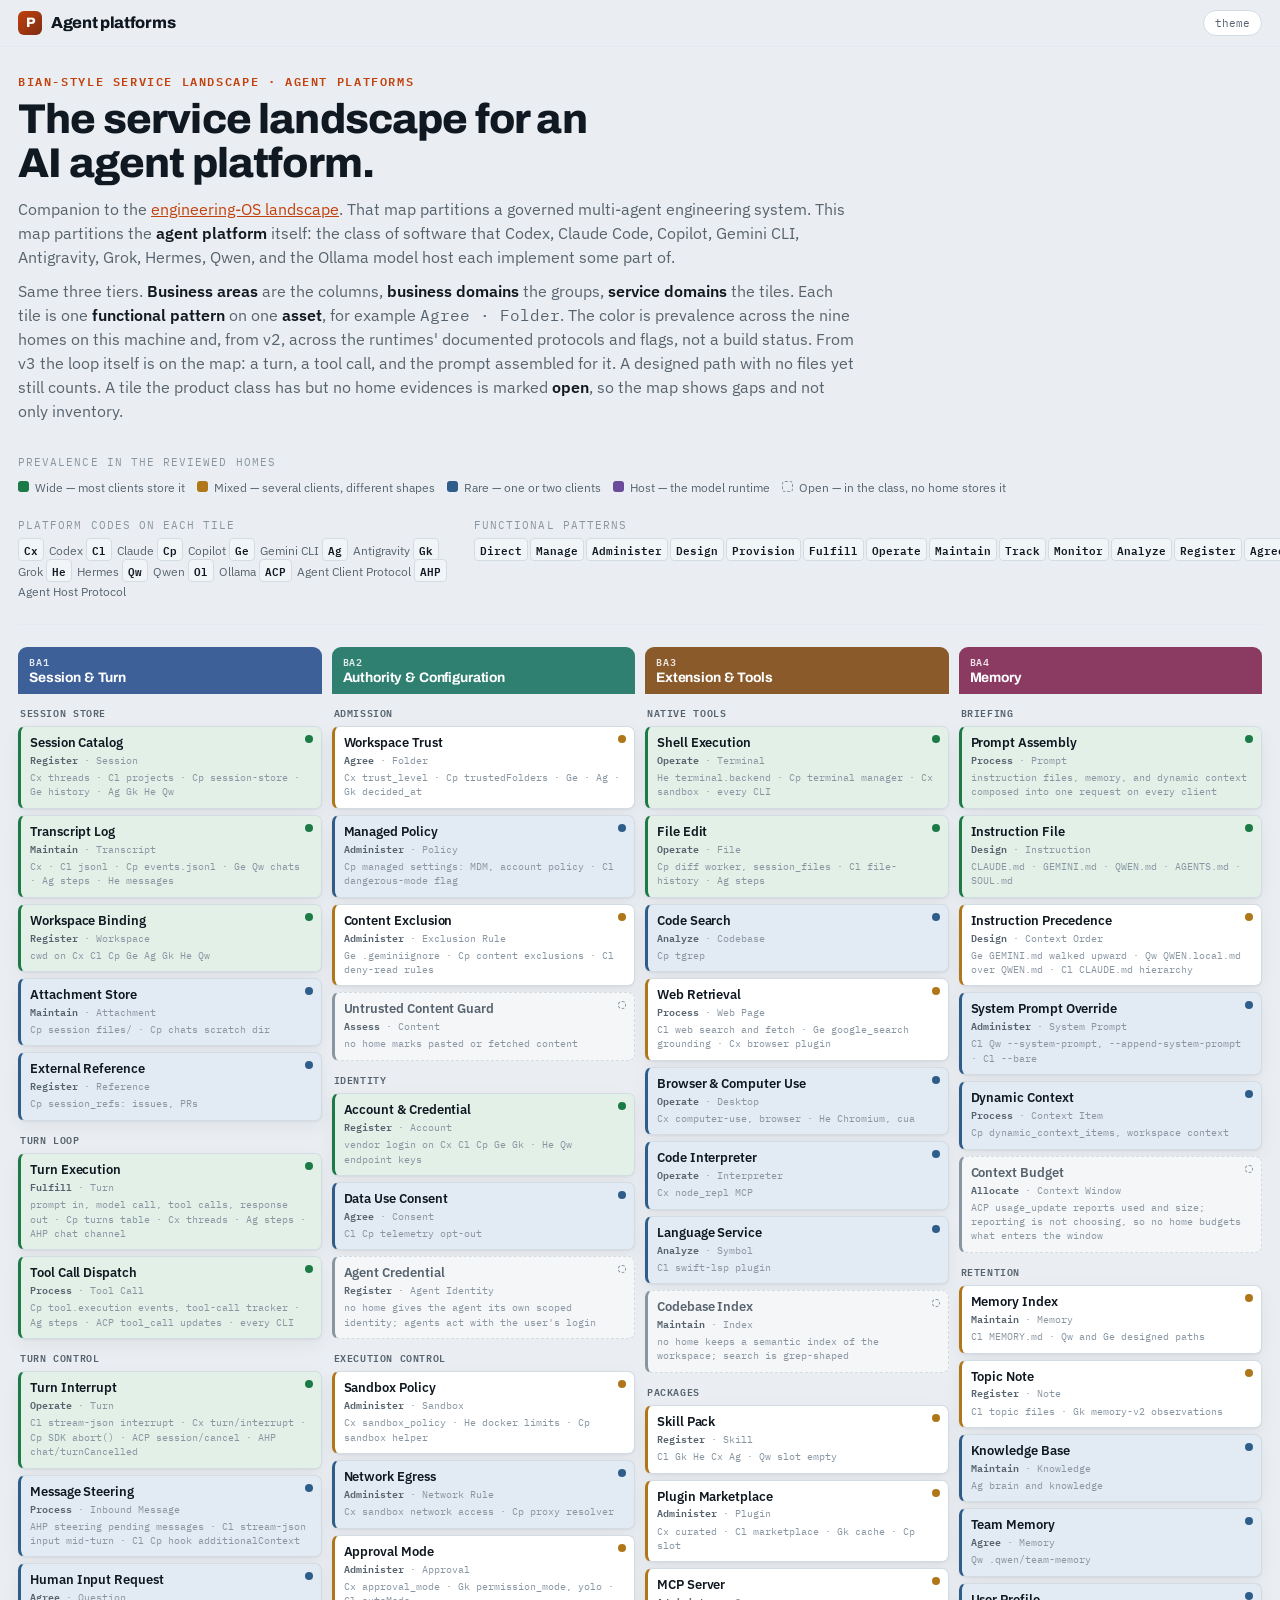
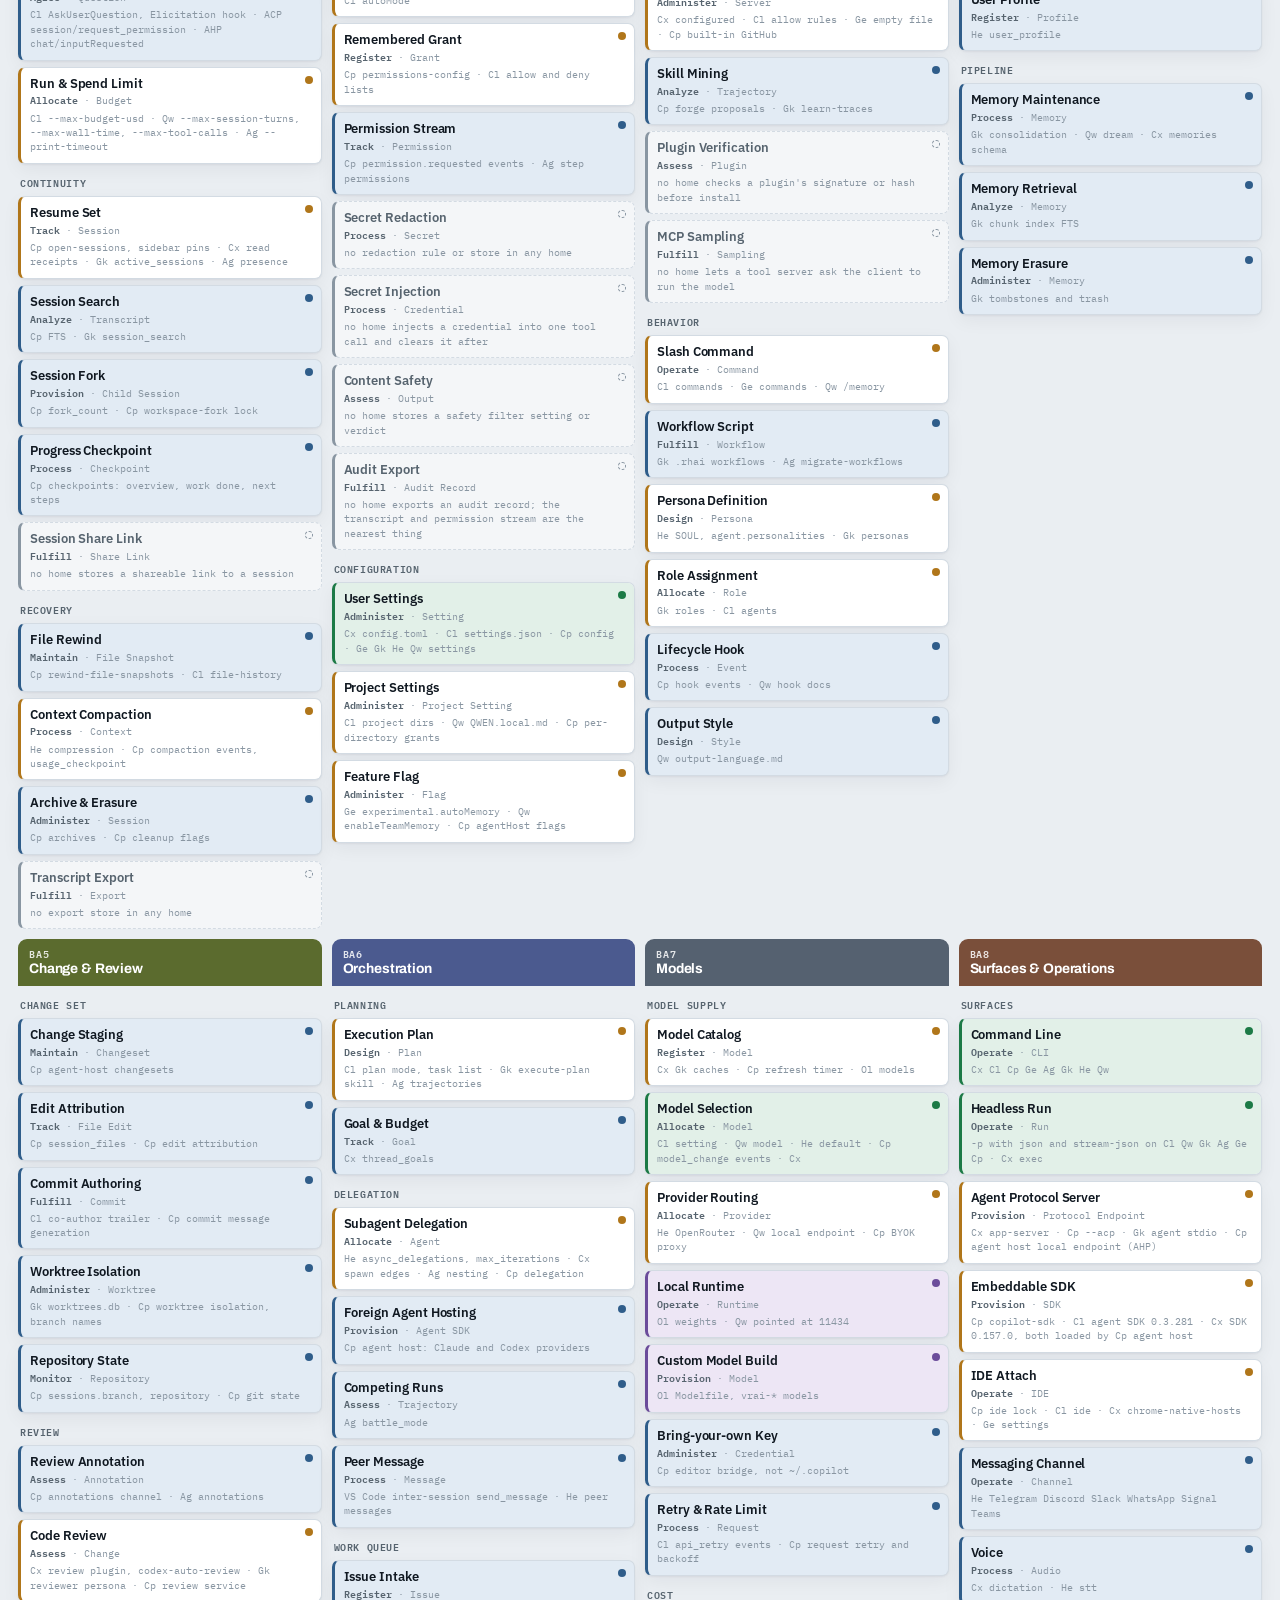
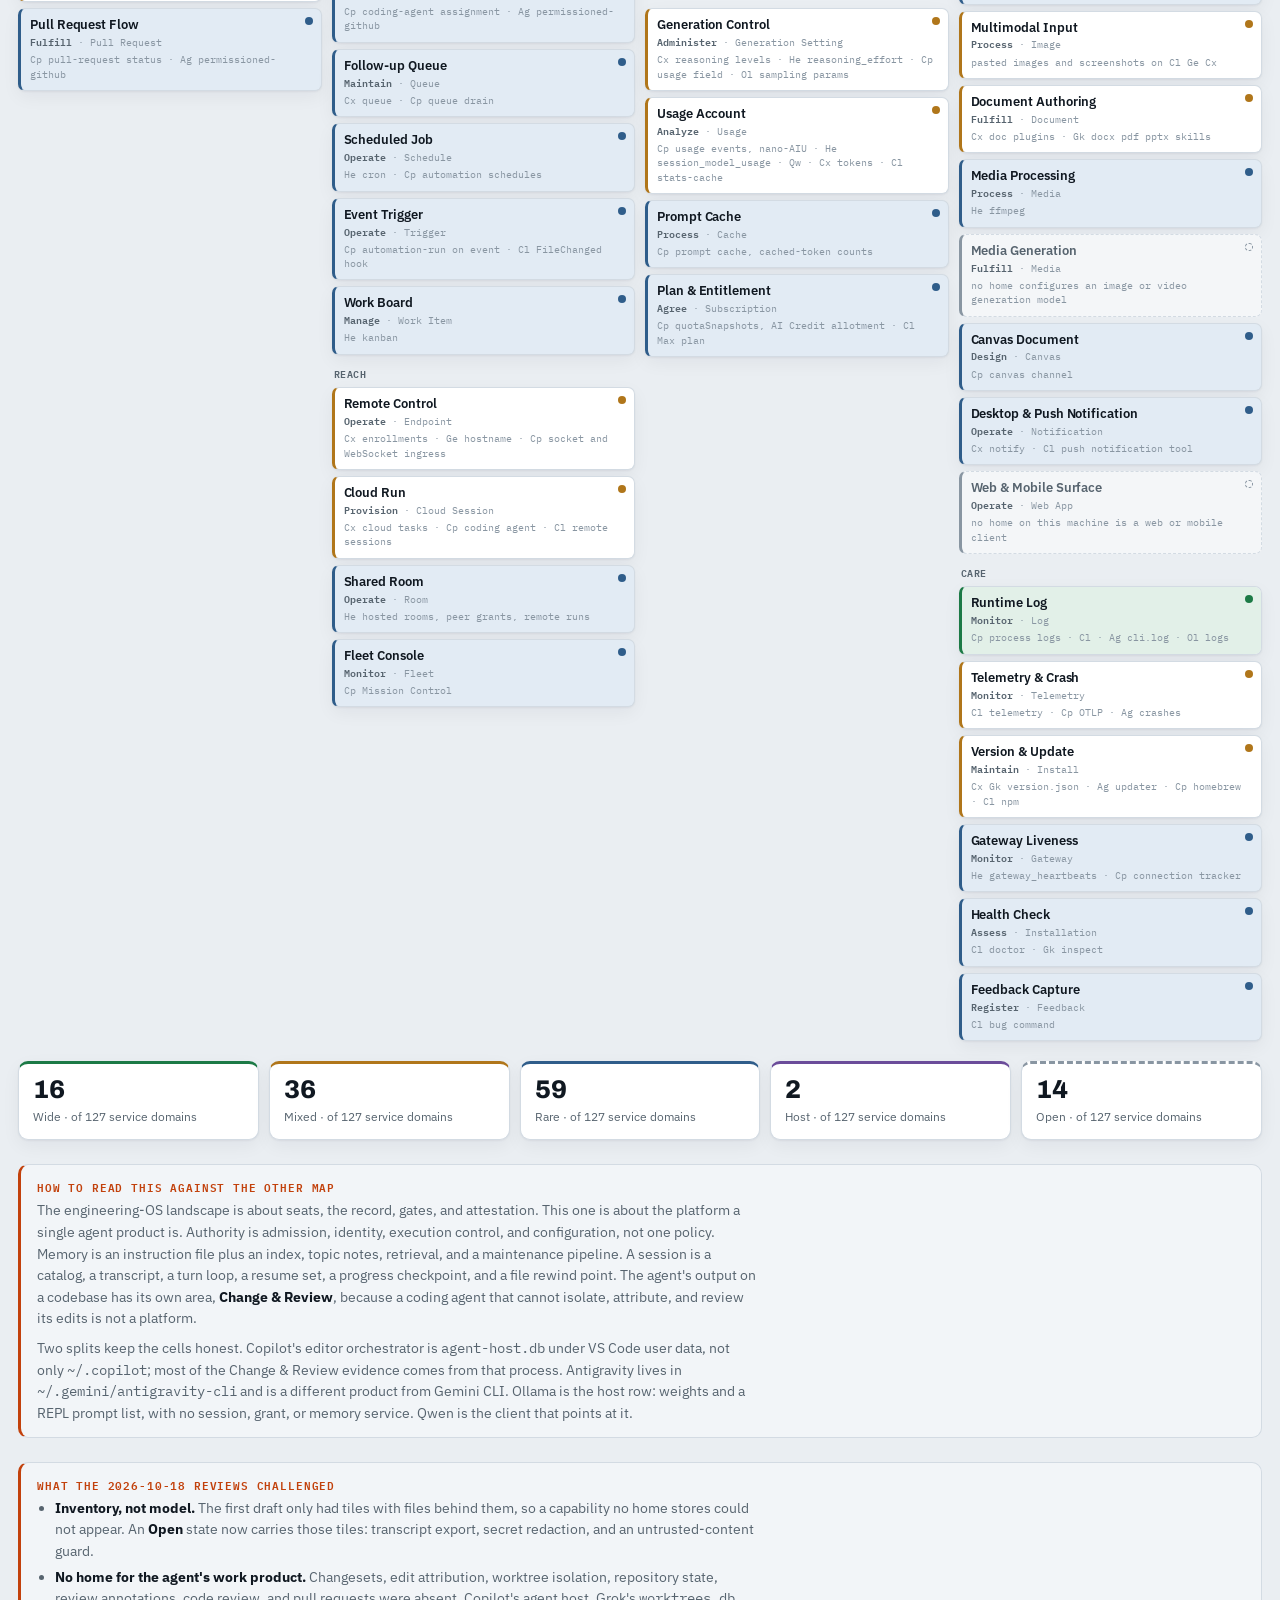
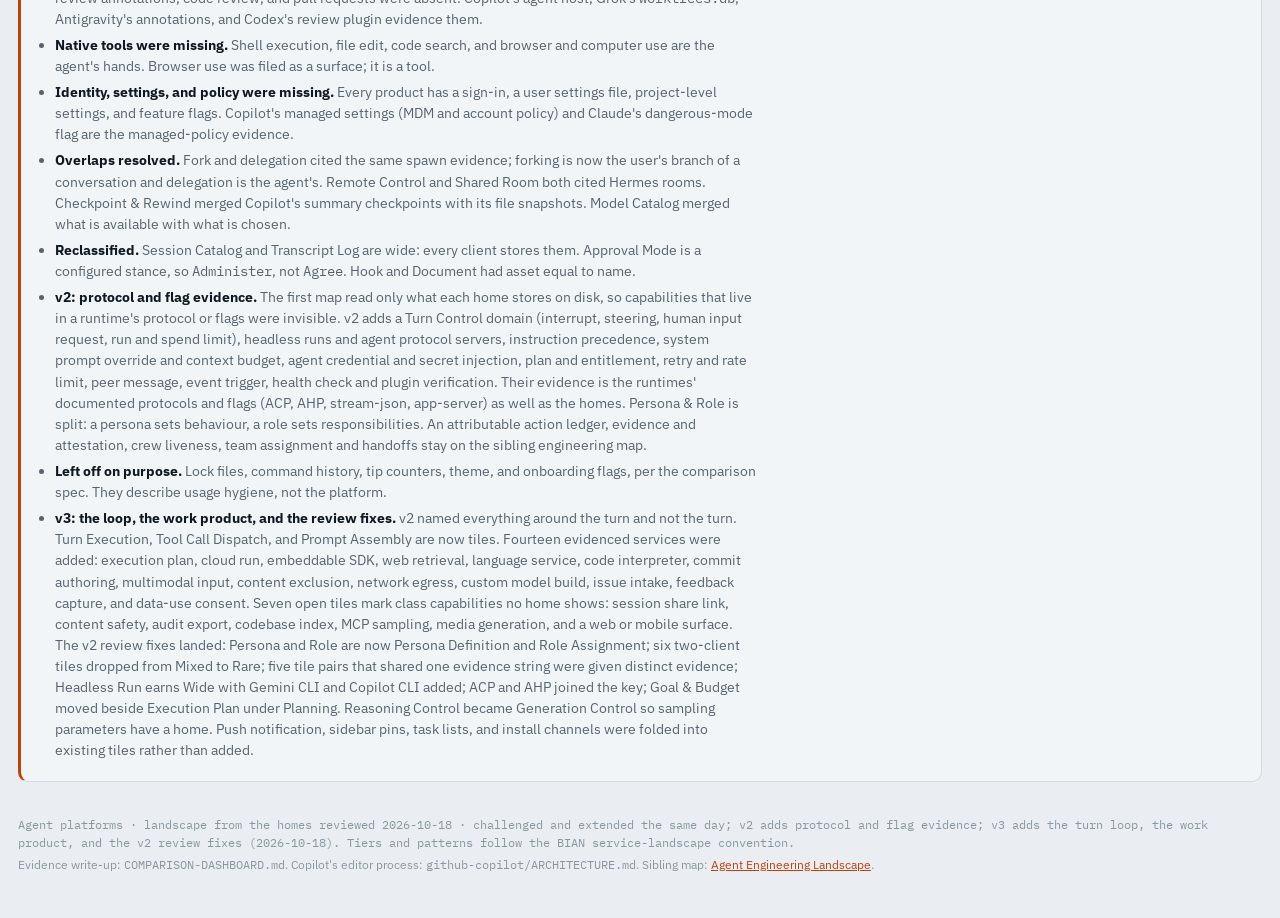
<file: AI Platform Landscape v3.html>
<!doctype html>
<html lang="en">
<head>
<meta charset="utf-8">
<meta name="viewport" content="width=device-width,initial-scale=1,viewport-fit=cover">
<title>AI Platform Landscape v3</title>
<style>
  @import url('https://fonts.googleapis.com/css2?family=Archivo:wght@600;700;800&family=IBM+Plex+Sans:wght@400;500;600&family=IBM+Plex+Mono:wght@400;500;600&display=swap');

  :root{
    --ground:#EAEEF2;
    --surface:#FFFFFF;
    --surface-2:#F2F5F8;
    --ink:#101821;
    --muted:#57646F;
    --faint:#8996A2;
    --line:#D3DBE3;
    --line-soft:#E3E9EE;
    --accent:#C2410C;
    --a1:#3D6098; --a2:#2F8071; --a3:#8A5A2B; --a4:#8B3A62; --a5:#5B6B2E; --a6:#4B5A8F; --a7:#556170; --a8:#7A4F3A;
    --wide:#1C7A46; --wide-bg:#E2F0E8;
    --mixed:#B0761A; --mixed-bg:#F6ECD6;
    --rare:#2F5D8A; --rare-bg:#E2EBF4;
    --host:#6B4C9A; --host-bg:#EDE6F5;
    --open:#8996A2; --open-bg:#F4F6F8;
    --shadow:0 1px 2px rgba(16,24,33,.05),0 6px 18px rgba(16,24,33,.05);
  }
  @media (prefers-color-scheme:dark){:root:not([data-theme="light"]){
    --ground:#0D1218;--surface:#151C24;--surface-2:#1B242E;--ink:#E7ECF1;--muted:#98A5B1;--faint:#68757F;--line:#28313C;--line-soft:#202832;--accent:#F97316;
    --a1:#6C93C9;--a2:#4FB9A5;--a3:#C79256;--a4:#C77299;--a5:#9BB05A;--a6:#8494C8;--a7:#8593A1;--a8:#C18A70;
    --wide:#3ECB7E;--wide-bg:#12251A;--mixed:#E0A73B;--mixed-bg:#2A2212;--rare:#6FA0CE;--rare-bg:#14202D;--host:#C4B0E4;--host-bg:#221C2E;--open:#6B7682;--open-bg:#131920;
    --shadow:0 1px 2px rgba(0,0,0,.4),0 10px 26px rgba(0,0,0,.35);
  }}
  :root[data-theme="dark"]{
    --ground:#0D1218;--surface:#151C24;--surface-2:#1B242E;--ink:#E7ECF1;--muted:#98A5B1;--faint:#68757F;--line:#28313C;--line-soft:#202832;--accent:#F97316;
    --a1:#6C93C9;--a2:#4FB9A5;--a3:#C79256;--a4:#C77299;--a5:#9BB05A;--a6:#8494C8;--a7:#8593A1;--a8:#C18A70;
    --wide:#3ECB7E;--wide-bg:#12251A;--mixed:#E0A73B;--mixed-bg:#2A2212;--rare:#6FA0CE;--rare-bg:#14202D;--host:#C4B0E4;--host-bg:#221C2E;--open:#6B7682;--open-bg:#131920;
    --shadow:0 1px 2px rgba(0,0,0,.4),0 10px 26px rgba(0,0,0,.35);
  }

  *{box-sizing:border-box}
  body{margin:0;background:var(--ground);color:var(--ink);font-family:"IBM Plex Sans",system-ui,sans-serif;line-height:1.5;-webkit-font-smoothing:antialiased}
  .wrap{max-width:1500px;margin:0 auto;padding-inline:18px}
  h1{font-family:"Archivo",sans-serif;font-weight:800;letter-spacing:-.02em;text-wrap:balance}
  .mono{font-family:"IBM Plex Mono",monospace}
  a{color:var(--accent)}
  .eyebrow{font-family:"IBM Plex Mono",monospace;font-size:.72rem;font-weight:600;letter-spacing:.14em;text-transform:uppercase;color:var(--accent)}

  header.top{position:sticky;top:0;z-index:40;background:color-mix(in srgb,var(--ground) 90%,transparent);backdrop-filter:blur(8px);border-bottom:1px solid var(--line-soft)}
  header.top .wrap{display:flex;align-items:center;gap:12px;padding-block:10px}
  .brand{display:flex;align-items:center;gap:9px;font-family:"Archivo";font-weight:800;letter-spacing:-.02em;font-size:1rem}
  .brand .glyph{width:24px;height:24px;border-radius:6px;background:linear-gradient(135deg,var(--accent),#7c2d12);display:grid;place-items:center;color:#fff;font-family:"Archivo";font-weight:800;font-size:.85rem}
  header.top .spacer{flex:1}
  .toggle{font-family:"IBM Plex Mono";font-size:.7rem;background:var(--surface);color:var(--muted);border:1px solid var(--line);border-radius:999px;padding:5px 11px;cursor:pointer}
  .toggle:hover{color:var(--ink);border-color:var(--muted)}

  .intro{padding-block:26px 8px}
  .intro h1{font-size:clamp(1.7rem,4.5vw,2.6rem);margin:8px 0 12px;line-height:1.04}
  .intro p{max-width:84ch;color:var(--muted);margin:0 0 10px;font-size:1rem}
  .intro p b{color:var(--ink);font-weight:600}

  .keys{display:flex;flex-wrap:wrap;gap:22px;padding:14px 0 22px;border-bottom:1px solid var(--line-soft)}
  .keyblock{min-width:220px}
  .keyblock .kt{font-family:"IBM Plex Mono";font-size:.66rem;letter-spacing:.1em;text-transform:uppercase;color:var(--faint);margin-bottom:7px}
  .krow{display:flex;flex-wrap:wrap;gap:6px 12px}
  .ki{display:inline-flex;align-items:center;gap:6px;font-size:.78rem;color:var(--muted)}
  .dot{width:11px;height:11px;border-radius:3px;flex:none}
  .dot.open{background:transparent;border:1.5px dashed var(--open)}
  .patlist{font-size:.75rem;color:var(--muted);line-height:1.7;max-width:62ch}
  .pat{font-family:"IBM Plex Mono";font-size:.66rem;font-weight:600;color:var(--ink);background:var(--surface-2);border:1px solid var(--line);border-radius:4px;padding:1px 5px;margin-right:2px}

  .landscape{padding-block:22px 10px}
  .areas{display:grid;grid-template-columns:repeat(8,1fr);gap:10px;align-items:start}
  .area{display:flex;flex-direction:column;gap:9px}
  .ahead{border-radius:9px 9px 0 0;padding:9px 11px;color:#fff;font-family:"Archivo";font-weight:700;font-size:.86rem;line-height:1.1;letter-spacing:-.01em}
  .ahead .an{font-family:"IBM Plex Mono";font-weight:600;font-size:.64rem;opacity:.85;display:block;letter-spacing:.08em;margin-bottom:2px}
  .domain{display:flex;flex-direction:column;gap:6px}
  .dhead{font-family:"IBM Plex Mono";font-size:.64rem;font-weight:600;letter-spacing:.06em;text-transform:uppercase;color:var(--muted);padding:2px 2px 0}
  .tile{background:var(--surface);border:1px solid var(--line);border-left-width:3px;border-radius:7px;padding:8px 9px;box-shadow:var(--shadow);position:relative}
  .tile .tn{font-weight:600;font-size:.79rem;line-height:1.18;letter-spacing:-.005em;padding-right:10px}
  .tile .tm{font-family:"IBM Plex Mono";font-size:.63rem;color:var(--faint);margin-top:3px;line-height:1.3}
  .tile .tm b{color:var(--muted);font-weight:600}
  .tile .ref{font-family:"IBM Plex Mono";font-size:.6rem;color:var(--faint);margin-top:4px;display:block}
  .tile.wide{border-left-color:var(--wide);background:linear-gradient(0deg,var(--wide-bg),var(--wide-bg)) padding-box,var(--surface)}
  .tile.mixed{border-left-color:var(--mixed)}
  .tile.rare{border-left-color:var(--rare);background:var(--rare-bg)}
  .tile.host{border-left-color:var(--host);background:var(--host-bg)}
  .tile.open{border-style:dashed;border-left-style:solid;border-left-color:var(--open);background:var(--open-bg);box-shadow:none}
  .tile.open .tn{color:var(--muted)}
  .tile .badge{position:absolute;top:8px;right:8px;width:8px;height:8px;border-radius:50%}
  .tile.wide .badge{background:var(--wide)}
  .tile.mixed .badge{background:var(--mixed)}
  .tile.rare .badge{background:var(--rare)}
  .tile.host .badge{background:var(--host)}
  .tile.open .badge{background:transparent;border:1.5px dashed var(--open)}

  .callout{background:var(--surface-2);border:1px solid var(--line);border-left:3px solid var(--accent);border-radius:10px;padding:14px 16px;margin-top:24px}
  .callout .lb{font-family:"IBM Plex Mono";font-size:.66rem;letter-spacing:.08em;text-transform:uppercase;color:var(--accent);font-weight:600;margin-bottom:5px}
  .callout p{margin:0 0 8px;font-size:.9rem;color:var(--muted);max-width:90ch}
  .callout p:last-child{margin-bottom:0}
  .callout p b{color:var(--ink)}
  .callout ul{margin:4px 0 0;padding-left:18px;font-size:.88rem;color:var(--muted);max-width:90ch}
  .callout li{margin-bottom:5px}
  .callout li b{color:var(--ink)}

  .tally{display:grid;grid-template-columns:repeat(5,1fr);gap:10px;margin-top:20px}
  .tcard{background:var(--surface);border:1px solid var(--line);border-radius:10px;padding:13px 14px;box-shadow:var(--shadow);border-top-width:3px}
  .tcard.wide{border-top-color:var(--wide)}
  .tcard.mixed{border-top-color:var(--mixed)}
  .tcard.rare{border-top-color:var(--rare)}
  .tcard.host{border-top-color:var(--host)}
  .tcard.open{border-top-color:var(--open);border-top-style:dashed}
  .tcard .n{font-family:"Archivo";font-weight:800;font-size:1.6rem;line-height:1;font-variant-numeric:tabular-nums}
  .tcard .k{font-size:.74rem;color:var(--muted);margin-top:5px}

  footer{padding-block:24px 40px;color:var(--faint);font-size:.75rem}
  footer p{margin:0 0 4px}

  @media (max-width:1320px){.areas{grid-template-columns:repeat(4,1fr)}}
  @media (max-width:860px){.areas{grid-template-columns:repeat(2,1fr)}.tally{grid-template-columns:repeat(3,1fr)}}
  @media (max-width:440px){.areas{grid-template-columns:1fr}.tally{grid-template-columns:repeat(2,1fr)}}
  @media (prefers-reduced-motion:reduce){*{transition:none!important}}
</style>
</head>
<body>
<header class="top">
  <div class="wrap">
    <div class="brand"><span class="glyph">P</span>Agent platforms</div>
    <div class="spacer"></div>
    <button class="toggle" id="themeBtn" type="button">theme</button>
  </div>
</header>

<main class="wrap">
  <section class="intro">
    <div class="eyebrow">BIAN-style service landscape · Agent platforms</div>
    <h1>The service landscape for an<br>AI agent platform.</h1>
    <p>Companion to the <a href="Agent%20Engineering%20Landscape.html">engineering-OS landscape</a>. That map partitions a governed multi-agent engineering system. This map partitions the <b>agent platform</b> itself: the class of software that Codex, Claude Code, Copilot, Gemini CLI, Antigravity, Grok, Hermes, Qwen, and the Ollama model host each implement some part of.</p>
    <p>Same three tiers. <b>Business areas</b> are the columns, <b>business domains</b> the groups, <b>service domains</b> the tiles. Each tile is one <b>functional pattern</b> on one <b>asset</b>, for example <span class="mono">Agree · Folder</span>. The color is prevalence across the nine homes on this machine and, from v2, across the runtimes' documented protocols and flags, not a build status. From v3 the loop itself is on the map: a turn, a tool call, and the prompt assembled for it. A designed path with no files yet still counts. A tile the product class has but no home evidences is marked <b>open</b>, so the map shows gaps and not only inventory.</p>
  </section>

  <section class="keys">
    <div class="keyblock">
      <div class="kt">Prevalence in the reviewed homes</div>
      <div class="krow">
        <span class="ki"><span class="dot" style="background:var(--wide)"></span>Wide — most clients store it</span>
        <span class="ki"><span class="dot" style="background:var(--mixed)"></span>Mixed — several clients, different shapes</span>
        <span class="ki"><span class="dot" style="background:var(--rare)"></span>Rare — one or two clients</span>
        <span class="ki"><span class="dot" style="background:var(--host)"></span>Host — the model runtime</span>
        <span class="ki"><span class="dot open"></span>Open — in the class, no home stores it</span>
      </div>
    </div>
    <div class="keyblock">
      <div class="kt">Platform codes on each tile</div>
      <div class="patlist">
        <span class="pat">Cx</span> Codex
        <span class="pat">Cl</span> Claude
        <span class="pat">Cp</span> Copilot
        <span class="pat">Ge</span> Gemini CLI
        <span class="pat">Ag</span> Antigravity
        <span class="pat">Gk</span> Grok
        <span class="pat">He</span> Hermes
        <span class="pat">Qw</span> Qwen
        <span class="pat">Ol</span> Ollama
        <span class="pat">ACP</span> Agent Client Protocol
        <span class="pat">AHP</span> Agent Host Protocol
      </div>
    </div>
    <div class="keyblock" style="flex:1">
      <div class="kt">Functional patterns</div>
      <div class="patlist">
        <span class="pat">Direct</span><span class="pat">Manage</span><span class="pat">Administer</span><span class="pat">Design</span><span class="pat">Provision</span><span class="pat">Fulfill</span><span class="pat">Operate</span><span class="pat">Maintain</span><span class="pat">Track</span><span class="pat">Monitor</span><span class="pat">Analyze</span><span class="pat">Register</span><span class="pat">Agree</span><span class="pat">Assess</span><span class="pat">Allocate</span><span class="pat">Process</span>
      </div>
    </div>
  </section>

  <section class="landscape">
    <div class="areas" id="areas"></div>
    <div class="tally" id="tally"></div>

    <div class="callout">
      <div class="lb">How to read this against the other map</div>
      <p>The engineering-OS landscape is about seats, the record, gates, and attestation. This one is about the platform a single agent product is. Authority is admission, identity, execution control, and configuration, not one policy. Memory is an instruction file plus an index, topic notes, retrieval, and a maintenance pipeline. A session is a catalog, a transcript, a turn loop, a resume set, a progress checkpoint, and a file rewind point. The agent's output on a codebase has its own area, <b>Change &amp; Review</b>, because a coding agent that cannot isolate, attribute, and review its edits is not a platform.</p>
      <p>Two splits keep the cells honest. Copilot's editor orchestrator is <span class="mono">agent-host.db</span> under VS Code user data, not only <span class="mono">~/.copilot</span>; most of the Change &amp; Review evidence comes from that process. Antigravity lives in <span class="mono">~/.gemini/antigravity-cli</span> and is a different product from Gemini CLI. Ollama is the host row: weights and a REPL prompt list, with no session, grant, or memory service. Qwen is the client that points at it.</p>
    </div>

    <div class="callout">
      <div class="lb">What the 2026-10-18 reviews challenged</div>
      <ul>
        <li><b>Inventory, not model.</b> The first draft only had tiles with files behind them, so a capability no home stores could not appear. An <b>Open</b> state now carries those tiles: transcript export, secret redaction, and an untrusted-content guard.</li>
        <li><b>No home for the agent's work product.</b> Changesets, edit attribution, worktree isolation, repository state, review annotations, code review, and pull requests were absent. Copilot's agent host, Grok's <span class="mono">worktrees.db</span>, Antigravity's annotations, and Codex's review plugin evidence them.</li>
        <li><b>Native tools were missing.</b> Shell execution, file edit, code search, and browser and computer use are the agent's hands. Browser use was filed as a surface; it is a tool.</li>
        <li><b>Identity, settings, and policy were missing.</b> Every product has a sign-in, a user settings file, project-level settings, and feature flags. Copilot's managed settings (MDM and account policy) and Claude's dangerous-mode flag are the managed-policy evidence.</li>
        <li><b>Overlaps resolved.</b> Fork and delegation cited the same spawn evidence; forking is now the user's branch of a conversation and delegation is the agent's. Remote Control and Shared Room both cited Hermes rooms. Checkpoint &amp; Rewind merged Copilot's summary checkpoints with its file snapshots. Model Catalog merged what is available with what is chosen.</li>
        <li><b>Reclassified.</b> Session Catalog and Transcript Log are wide: every client stores them. Approval Mode is a configured stance, so <span class="mono">Administer</span>, not <span class="mono">Agree</span>. Hook and Document had asset equal to name.</li>
        <li><b>v2: protocol and flag evidence.</b> The first map read only what each home stores on disk, so capabilities that live in a runtime's protocol or flags were invisible. v2 adds a Turn Control domain (interrupt, steering, human input request, run and spend limit), headless runs and agent protocol servers, instruction precedence, system prompt override and context budget, agent credential and secret injection, plan and entitlement, retry and rate limit, peer message, event trigger, health check and plugin verification. Their evidence is the runtimes' documented protocols and flags (ACP, AHP, stream-json, app-server) as well as the homes. Persona &amp; Role is split: a persona sets behaviour, a role sets responsibilities. An attributable action ledger, evidence and attestation, crew liveness, team assignment and handoffs stay on the sibling engineering map.</li>
        <li><b>Left off on purpose.</b> Lock files, command history, tip counters, theme, and onboarding flags, per the comparison spec. They describe usage hygiene, not the platform.</li>
      <li><b>v3: the loop, the work product, and the review fixes.</b> v2 named everything around the turn and not the turn. Turn Execution, Tool Call Dispatch, and Prompt Assembly are now tiles. Fourteen evidenced services were added: execution plan, cloud run, embeddable SDK, web retrieval, language service, code interpreter, commit authoring, multimodal input, content exclusion, network egress, custom model build, issue intake, feedback capture, and data-use consent. Seven open tiles mark class capabilities no home shows: session share link, content safety, audit export, codebase index, MCP sampling, media generation, and a web or mobile surface. The v2 review fixes landed: Persona and Role are now Persona Definition and Role Assignment; six two-client tiles dropped from Mixed to Rare; five tile pairs that shared one evidence string were given distinct evidence; Headless Run earns Wide with Gemini CLI and Copilot CLI added; ACP and AHP joined the key; Goal &amp; Budget moved beside Execution Plan under Planning. Reasoning Control became Generation Control so sampling parameters have a home. Push notification, sidebar pins, task lists, and install channels were folded into existing tiles rather than added.</li>
      </ul>
    </div>
  </section>

  <footer>
    <p class="mono">Agent platforms · landscape from the homes reviewed 2026-10-18 · challenged and extended the same day; v2 adds protocol and flag evidence; v3 adds the turn loop, the work product, and the v2 review fixes (2026-10-18). Tiers and patterns follow the BIAN service-landscape convention.</p>
    <p>Evidence write-up: <span class="mono">COMPARISON-DASHBOARD.md</span>. Copilot's editor process: <span class="mono">github-copilot/ARCHITECTURE.md</span>. Sibling map: <a href="Agent%20Engineering%20Landscape.html">Agent Engineering Landscape</a>.</p>
  </footer>
</main>

<script>
  (function(){
    var btn=document.getElementById('themeBtn'),root=document.documentElement;
    function cur(){var t=root.getAttribute('data-theme');if(t)return t;return(window.matchMedia&&matchMedia('(prefers-color-scheme: dark)').matches)?'dark':'light';}
    try{var s=localStorage.getItem('pf-theme');if(s)root.setAttribute('data-theme',s);}catch(e){}
    btn.addEventListener('click',function(){var n=cur()==='dark'?'light':'dark';root.setAttribute('data-theme',n);try{localStorage.setItem('pf-theme',n);}catch(e){}});
  })();

  // tile = [name, pattern, asset, prevalence, evidence]
  var AREAS=[
    {id:"BA1", name:"Session & Turn", hue:"var(--a1)", domains:[
      {name:"Session Store", tiles:[
        ["Session Catalog","Register","Session","wide","Cx threads · Cl projects · Cp session-store · Ge history · Ag Gk He Qw"],
        ["Transcript Log","Maintain","Transcript","wide","Cx · Cl jsonl · Cp events.jsonl · Ge Qw chats · Ag steps · He messages"],
        ["Workspace Binding","Register","Workspace","wide","cwd on Cx Cl Cp Ge Ag Gk He Qw"],
        ["Attachment Store","Maintain","Attachment","rare","Cp session files/ · Cp chats scratch dir"],
        ["External Reference","Register","Reference","rare","Cp session_refs: issues, PRs"],
      ]},
      {name:"Turn Loop", tiles:[
        ["Turn Execution","Fulfill","Turn","wide","prompt in, model call, tool calls, response out · Cp turns table · Cx threads · Ag steps · AHP chat channel"],
        ["Tool Call Dispatch","Process","Tool Call","wide","Cp tool.execution events, tool-call tracker · Ag steps · ACP tool_call updates · every CLI"],
      ]},
      {name:"Turn Control", tiles:[
        ["Turn Interrupt","Operate","Turn","wide","Cl stream-json interrupt · Cx turn/interrupt · Cp SDK abort() · ACP session/cancel · AHP chat/turnCancelled"],
        ["Message Steering","Process","Inbound Message","rare","AHP steering pending messages · Cl stream-json input mid-turn · Cl Cp hook additionalContext"],
        ["Human Input Request","Agree","Question","rare","Cl AskUserQuestion, Elicitation hook · ACP session/request_permission · AHP chat/inputRequested"],
        ["Run & Spend Limit","Allocate","Budget","mixed","Cl --max-budget-usd · Qw --max-session-turns, --max-wall-time, --max-tool-calls · Ag --print-timeout"],
      ]},
      {name:"Continuity", tiles:[
        ["Resume Set","Track","Session","mixed","Cp open-sessions, sidebar pins · Cx read receipts · Gk active_sessions · Ag presence"],
        ["Session Search","Analyze","Transcript","rare","Cp FTS · Gk session_search"],
        ["Session Fork","Provision","Child Session","rare","Cp fork_count · Cp workspace-fork lock"],
        ["Progress Checkpoint","Process","Checkpoint","rare","Cp checkpoints: overview, work done, next steps"],
        ["Session Share Link","Fulfill","Share Link","open","no home stores a shareable link to a session"],
      ]},
      {name:"Recovery", tiles:[
        ["File Rewind","Maintain","File Snapshot","rare","Cp rewind-file-snapshots · Cl file-history"],
        ["Context Compaction","Process","Context","mixed","He compression · Cp compaction events, usage_checkpoint"],
        ["Archive & Erasure","Administer","Session","rare","Cp archives · Cp cleanup flags"],
        ["Transcript Export","Fulfill","Export","open","no export store in any home"],
      ]},
    ]},
    {id:"BA2", name:"Authority & Configuration", hue:"var(--a2)", domains:[
      {name:"Admission", tiles:[
        ["Workspace Trust","Agree","Folder","mixed","Cx trust_level · Cp trustedFolders · Ge · Ag · Gk decided_at"],
        ["Managed Policy","Administer","Policy","rare","Cp managed settings: MDM, account policy · Cl dangerous-mode flag"],
        ["Content Exclusion","Administer","Exclusion Rule","mixed","Ge .geminiignore · Cp content exclusions · Cl deny-read rules"],
        ["Untrusted Content Guard","Assess","Content","open","no home marks pasted or fetched content"],
      ]},
      {name:"Identity", tiles:[
        ["Account & Credential","Register","Account","wide","vendor login on Cx Cl Cp Ge Gk · He Qw endpoint keys"],
        ["Data Use Consent","Agree","Consent","rare","Cl Cp telemetry opt-out"],
        ["Agent Credential","Register","Agent Identity","open","no home gives the agent its own scoped identity; agents act with the user's login"],
      ]},
      {name:"Execution Control", tiles:[
        ["Sandbox Policy","Administer","Sandbox","mixed","Cx sandbox_policy · He docker limits · Cp sandbox helper"],
        ["Network Egress","Administer","Network Rule","rare","Cx sandbox network access · Cp proxy resolver"],
        ["Approval Mode","Administer","Approval","mixed","Cx approval_mode · Gk permission_mode, yolo · Cl autoMode"],
        ["Remembered Grant","Register","Grant","mixed","Cp permissions-config · Cl allow and deny lists"],
        ["Permission Stream","Track","Permission","rare","Cp permission.requested events · Ag step permissions"],
        ["Secret Redaction","Process","Secret","open","no redaction rule or store in any home"],
        ["Secret Injection","Process","Credential","open","no home injects a credential into one tool call and clears it after"],
        ["Content Safety","Assess","Output","open","no home stores a safety filter setting or verdict"],
        ["Audit Export","Fulfill","Audit Record","open","no home exports an audit record; the transcript and permission stream are the nearest thing"],
      ]},
      {name:"Configuration", tiles:[
        ["User Settings","Administer","Setting","wide","Cx config.toml · Cl settings.json · Cp config · Ge Gk He Qw settings"],
        ["Project Settings","Administer","Project Setting","mixed","Cl project dirs · Qw QWEN.local.md · Cp per-directory grants"],
        ["Feature Flag","Administer","Flag","mixed","Ge experimental.autoMemory · Qw enableTeamMemory · Cp agentHost flags"],
      ]},
    ]},
    {id:"BA3", name:"Extension & Tools", hue:"var(--a3)", domains:[
      {name:"Native Tools", tiles:[
        ["Shell Execution","Operate","Terminal","wide","He terminal.backend · Cp terminal manager · Cx sandbox · every CLI"],
        ["File Edit","Operate","File","wide","Cp diff worker, session_files · Cl file-history · Ag steps"],
        ["Code Search","Analyze","Codebase","rare","Cp tgrep"],
        ["Web Retrieval","Process","Web Page","mixed","Cl web search and fetch · Ge google_search grounding · Cx browser plugin"],
        ["Browser & Computer Use","Operate","Desktop","rare","Cx computer-use, browser · He Chromium, cua"],
        ["Code Interpreter","Operate","Interpreter","rare","Cx node_repl MCP"],
        ["Language Service","Analyze","Symbol","rare","Cl swift-lsp plugin"],
        ["Codebase Index","Maintain","Index","open","no home keeps a semantic index of the workspace; search is grep-shaped"],
      ]},
      {name:"Packages", tiles:[
        ["Skill Pack","Register","Skill","mixed","Cl Gk He Cx Ag · Qw slot empty"],
        ["Plugin Marketplace","Administer","Plugin","mixed","Cx curated · Cl marketplace · Gk cache · Cp slot"],
        ["MCP Server","Administer","Server","mixed","Cx configured · Cl allow rules · Ge empty file · Cp built-in GitHub"],
        ["Skill Mining","Analyze","Trajectory","rare","Cp forge proposals · Gk learn-traces"],
        ["Plugin Verification","Assess","Plugin","open","no home checks a plugin's signature or hash before install"],
        ["MCP Sampling","Fulfill","Sampling","open","no home lets a tool server ask the client to run the model"],
      ]},
      {name:"Behavior", tiles:[
        ["Slash Command","Operate","Command","mixed","Cl commands · Ge commands · Qw /memory"],
        ["Workflow Script","Fulfill","Workflow","rare","Gk .rhai workflows · Ag migrate-workflows"],
        ["Persona Definition","Design","Persona","mixed","He SOUL, agent.personalities · Gk personas"],
        ["Role Assignment","Allocate","Role","mixed","Gk roles · Cl agents"],
        ["Lifecycle Hook","Process","Event","rare","Cp hook events · Qw hook docs"],
        ["Output Style","Design","Style","rare","Qw output-language.md"],
      ]},
    ]},
    {id:"BA4", name:"Memory", hue:"var(--a4)", domains:[
      {name:"Briefing", tiles:[
        ["Prompt Assembly","Process","Prompt","wide","instruction files, memory, and dynamic context composed into one request on every client"],
        ["Instruction File","Design","Instruction","wide","CLAUDE.md · GEMINI.md · QWEN.md · AGENTS.md · SOUL.md"],
        ["Instruction Precedence","Design","Context Order","mixed","Ge GEMINI.md walked upward · Qw QWEN.local.md over QWEN.md · Cl CLAUDE.md hierarchy"],
        ["System Prompt Override","Administer","System Prompt","rare","Cl Qw --system-prompt, --append-system-prompt · Cl --bare"],
        ["Dynamic Context","Process","Context Item","rare","Cp dynamic_context_items, workspace context"],
        ["Context Budget","Allocate","Context Window","open","ACP usage_update reports used and size; reporting is not choosing, so no home budgets what enters the window"],
      ]},
      {name:"Retention", tiles:[
        ["Memory Index","Maintain","Memory","mixed","Cl MEMORY.md · Qw and Ge designed paths"],
        ["Topic Note","Register","Note","mixed","Cl topic files · Gk memory-v2 observations"],
        ["Knowledge Base","Maintain","Knowledge","rare","Ag brain and knowledge"],
        ["Team Memory","Agree","Memory","rare","Qw .qwen/team-memory"],
        ["User Profile","Register","Profile","rare","He user_profile"],
      ]},
      {name:"Pipeline", tiles:[
        ["Memory Maintenance","Process","Memory","rare","Gk consolidation · Qw dream · Cx memories schema"],
        ["Memory Retrieval","Analyze","Memory","rare","Gk chunk index FTS"],
        ["Memory Erasure","Administer","Memory","rare","Gk tombstones and trash"],
      ]},
    ]},
    {id:"BA5", name:"Change & Review", hue:"var(--a5)", domains:[
      {name:"Change Set", tiles:[
        ["Change Staging","Maintain","Changeset","rare","Cp agent-host changesets"],
        ["Edit Attribution","Track","File Edit","rare","Cp session_files · Cp edit attribution"],
        ["Commit Authoring","Fulfill","Commit","rare","Cl co-author trailer · Cp commit message generation"],
        ["Worktree Isolation","Administer","Worktree","rare","Gk worktrees.db · Cp worktree isolation, branch names"],
        ["Repository State","Monitor","Repository","rare","Cp sessions.branch, repository · Cp git state"],
      ]},
      {name:"Review", tiles:[
        ["Review Annotation","Assess","Annotation","rare","Cp annotations channel · Ag annotations"],
        ["Code Review","Assess","Change","mixed","Cx review plugin, codex-auto-review · Gk reviewer persona · Cp review service"],
        ["Pull Request Flow","Fulfill","Pull Request","rare","Cp pull-request status · Ag permissioned-github"],
      ]},
    ]},
    {id:"BA6", name:"Orchestration", hue:"var(--a6)", domains:[
      {name:"Planning", tiles:[
        ["Execution Plan","Design","Plan","mixed","Cl plan mode, task list · Gk execute-plan skill · Ag trajectories"],
        ["Goal & Budget","Track","Goal","rare","Cx thread_goals"],
      ]},
      {name:"Delegation", tiles:[
        ["Subagent Delegation","Allocate","Agent","mixed","He async_delegations, max_iterations · Cx spawn edges · Ag nesting · Cp delegation"],
        ["Foreign Agent Hosting","Provision","Agent SDK","rare","Cp agent host: Claude and Codex providers"],
        ["Competing Runs","Assess","Trajectory","rare","Ag battle_mode"],
        ["Peer Message","Process","Message","rare","VS Code inter-session send_message · He peer messages"],
      ]},
      {name:"Work Queue", tiles:[
        ["Issue Intake","Register","Issue","rare","Cp coding-agent assignment · Ag permissioned-github"],
        ["Follow-up Queue","Maintain","Queue","rare","Cx queue · Cp queue drain"],
        ["Scheduled Job","Operate","Schedule","rare","He cron · Cp automation schedules"],
        ["Event Trigger","Operate","Trigger","rare","Cp automation-run on event · Cl FileChanged hook"],
        ["Work Board","Manage","Work Item","rare","He kanban"],
      ]},
      {name:"Reach", tiles:[
        ["Remote Control","Operate","Endpoint","mixed","Cx enrollments · Ge hostname · Cp socket and WebSocket ingress"],
        ["Cloud Run","Provision","Cloud Session","mixed","Cx cloud tasks · Cp coding agent · Cl remote sessions"],
        ["Shared Room","Operate","Room","rare","He hosted rooms, peer grants, remote runs"],
        ["Fleet Console","Monitor","Fleet","rare","Cp Mission Control"],
      ]},
    ]},
    {id:"BA7", name:"Models", hue:"var(--a7)", domains:[
      {name:"Model Supply", tiles:[
        ["Model Catalog","Register","Model","mixed","Cx Gk caches · Cp refresh timer · Ol models"],
        ["Model Selection","Allocate","Model","wide","Cl setting · Qw model · He default · Cp model_change events · Cx"],
        ["Provider Routing","Allocate","Provider","mixed","He OpenRouter · Qw local endpoint · Cp BYOK proxy"],
        ["Local Runtime","Operate","Runtime","host","Ol weights · Qw pointed at 11434"],
        ["Custom Model Build","Provision","Model","host","Ol Modelfile, vrai-* models"],
        ["Bring-your-own Key","Administer","Credential","rare","Cp editor bridge, not ~/.copilot"],
        ["Retry & Rate Limit","Process","Request","rare","Cl api_retry events · Cp request retry and backoff"],
      ]},
      {name:"Cost", tiles:[
        ["Generation Control","Administer","Generation Setting","mixed","Cx reasoning levels · He reasoning_effort · Cp usage field · Ol sampling params"],
        ["Usage Account","Analyze","Usage","mixed","Cp usage events, nano-AIU · He session_model_usage · Qw · Cx tokens · Cl stats-cache"],
        ["Prompt Cache","Process","Cache","rare","Cp prompt cache, cached-token counts"],
        ["Plan & Entitlement","Agree","Subscription","rare","Cp quotaSnapshots, AI Credit allotment · Cl Max plan"],
      ]},
    ]},
    {id:"BA8", name:"Surfaces & Operations", hue:"var(--a8)", domains:[
      {name:"Surfaces", tiles:[
        ["Command Line","Operate","CLI","wide","Cx Cl Cp Ge Ag Gk He Qw"],
        ["Headless Run","Operate","Run","wide","-p with json and stream-json on Cl Qw Gk Ag Ge Cp · Cx exec"],
        ["Agent Protocol Server","Provision","Protocol Endpoint","mixed","Cx app-server · Cp --acp · Gk agent stdio · Cp agent host local endpoint (AHP)"],
        ["Embeddable SDK","Provision","SDK","mixed","Cp copilot-sdk · Cl agent SDK 0.3.281 · Cx SDK 0.157.0, both loaded by Cp agent host"],
        ["IDE Attach","Operate","IDE","mixed","Cp ide lock · Cl ide · Cx chrome-native-hosts · Ge settings"],
        ["Messaging Channel","Operate","Channel","rare","He Telegram Discord Slack WhatsApp Signal Teams"],
        ["Voice","Process","Audio","rare","Cx dictation · He stt"],
        ["Multimodal Input","Process","Image","mixed","pasted images and screenshots on Cl Ge Cx"],
        ["Document Authoring","Fulfill","Document","mixed","Cx doc plugins · Gk docx pdf pptx skills"],
        ["Media Processing","Process","Media","rare","He ffmpeg"],
        ["Media Generation","Fulfill","Media","open","no home configures an image or video generation model"],
        ["Canvas Document","Design","Canvas","rare","Cp canvas channel"],
        ["Desktop & Push Notification","Operate","Notification","rare","Cx notify · Cl push notification tool"],
        ["Web & Mobile Surface","Operate","Web App","open","no home on this machine is a web or mobile client"],
      ]},
      {name:"Care", tiles:[
        ["Runtime Log","Monitor","Log","wide","Cp process logs · Cl · Ag cli.log · Ol logs"],
        ["Telemetry & Crash","Monitor","Telemetry","mixed","Cl telemetry · Cp OTLP · Ag crashes"],
        ["Version & Update","Maintain","Install","mixed","Cx Gk version.json · Ag updater · Cp homebrew · Cl npm"],
        ["Gateway Liveness","Monitor","Gateway","rare","He gateway_heartbeats · Cp connection tracker"],
        ["Health Check","Assess","Installation","rare","Cl doctor · Gk inspect"],
        ["Feedback Capture","Register","Feedback","rare","Cl bug command"],
      ]},
    ]},
  ];

  var counts={wide:0,mixed:0,rare:0,host:0,open:0};
  var root=document.getElementById('areas');
  AREAS.forEach(function(a){
    var col=document.createElement('div');col.className='area';
    var h=document.createElement('div');h.className='ahead';h.style.background=a.hue;
    h.innerHTML='<span class="an">'+a.id+'</span>'+a.name;
    col.appendChild(h);
    a.domains.forEach(function(d){
      var dom=document.createElement('div');dom.className='domain';
      var dh=document.createElement('div');dh.className='dhead';dh.textContent=d.name;dom.appendChild(dh);
      d.tiles.forEach(function(t){
        counts[t[3]]++;
        var tile=document.createElement('div');tile.className='tile '+t[3];
        tile.innerHTML='<span class="badge"></span><div class="tn">'+t[0]+'</div>'+
          '<div class="tm"><b>'+t[1]+'</b> &middot; '+t[2]+'</div>'+
          (t[4]?'<span class="ref">'+t[4]+'</span>':'');
        dom.appendChild(tile);
      });
      col.appendChild(dom);
    });
    root.appendChild(col);
  });

  var total=counts.wide+counts.mixed+counts.rare+counts.host+counts.open;
  var tally=document.getElementById('tally');
  [["wide","Wide",counts.wide],["mixed","Mixed",counts.mixed],["rare","Rare",counts.rare],["host","Host",counts.host],["open","Open",counts.open]].forEach(function(c){
    var el=document.createElement('div');el.className='tcard '+c[0];
    el.innerHTML='<div class="n">'+c[2]+'</div><div class="k">'+c[1]+' &middot; of '+total+' service domains</div>';
    tally.appendChild(el);
  });
</script>
</body>
</html>
</file>
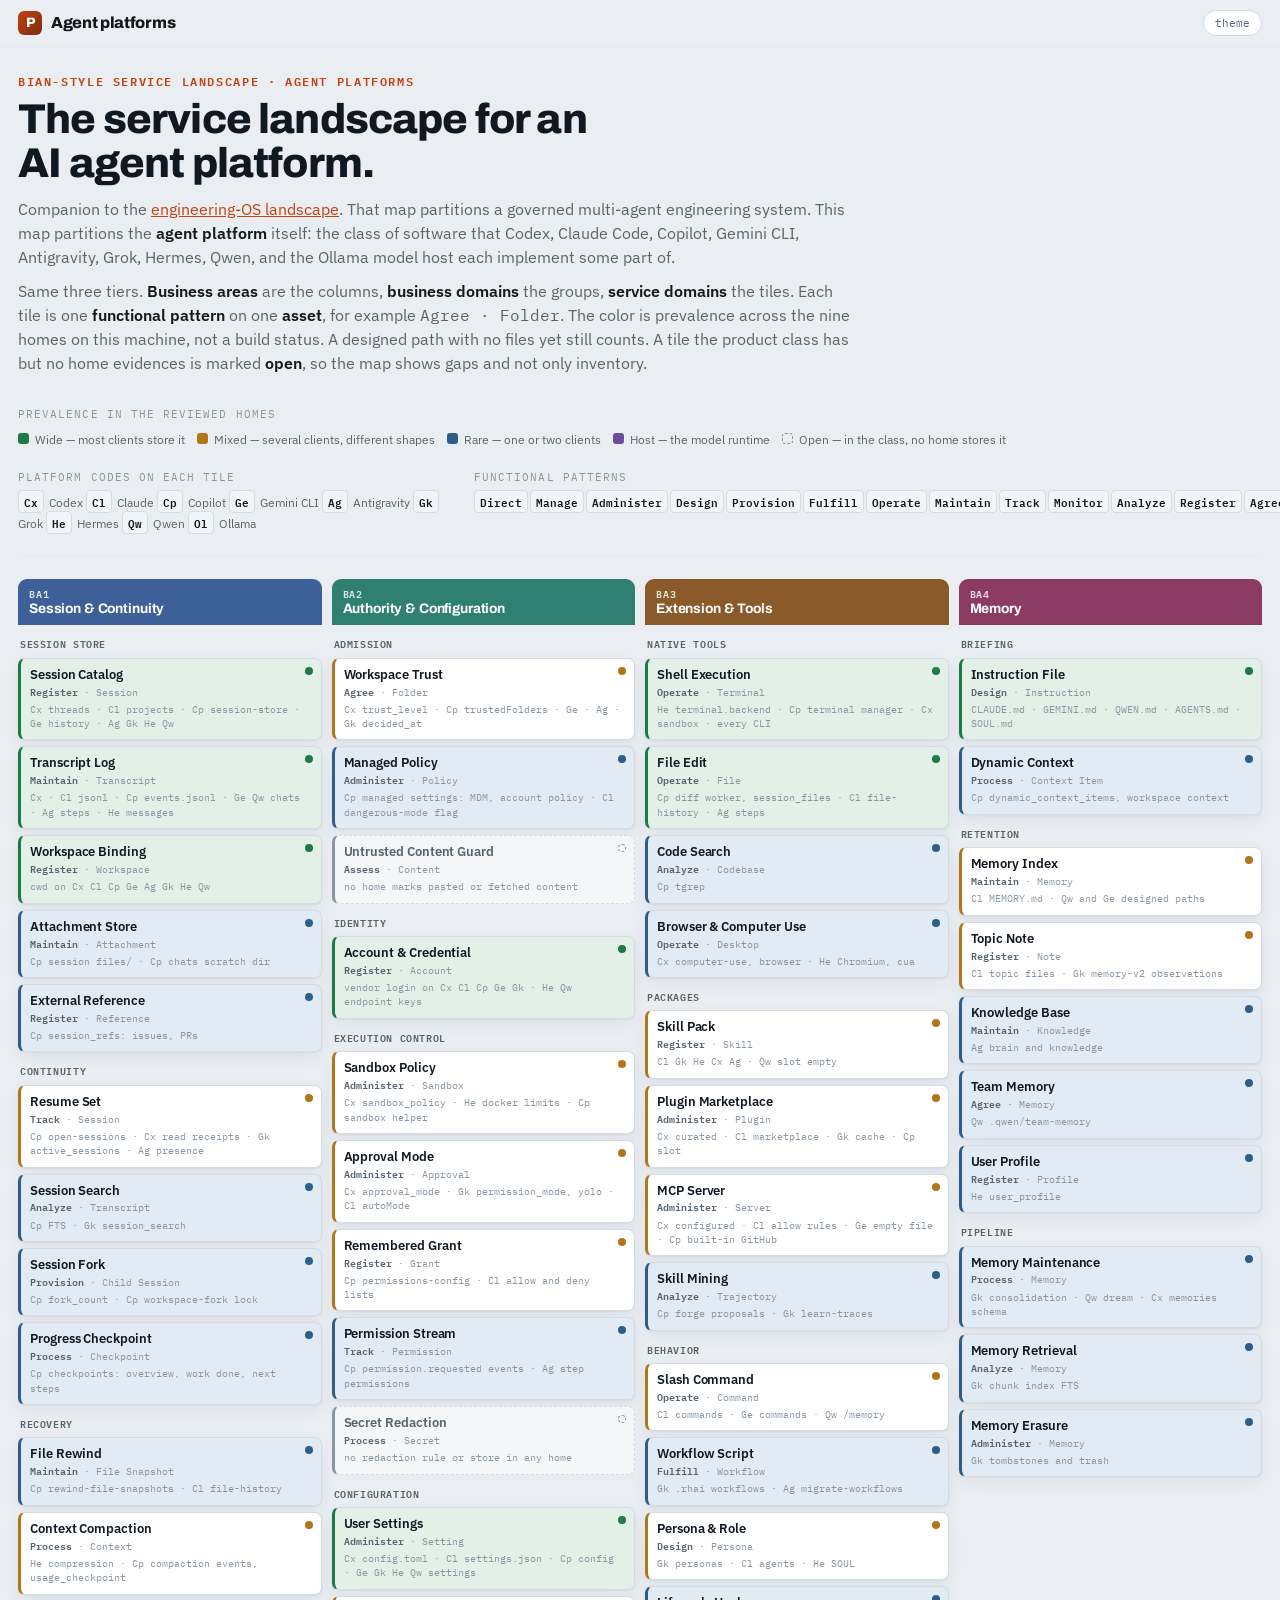
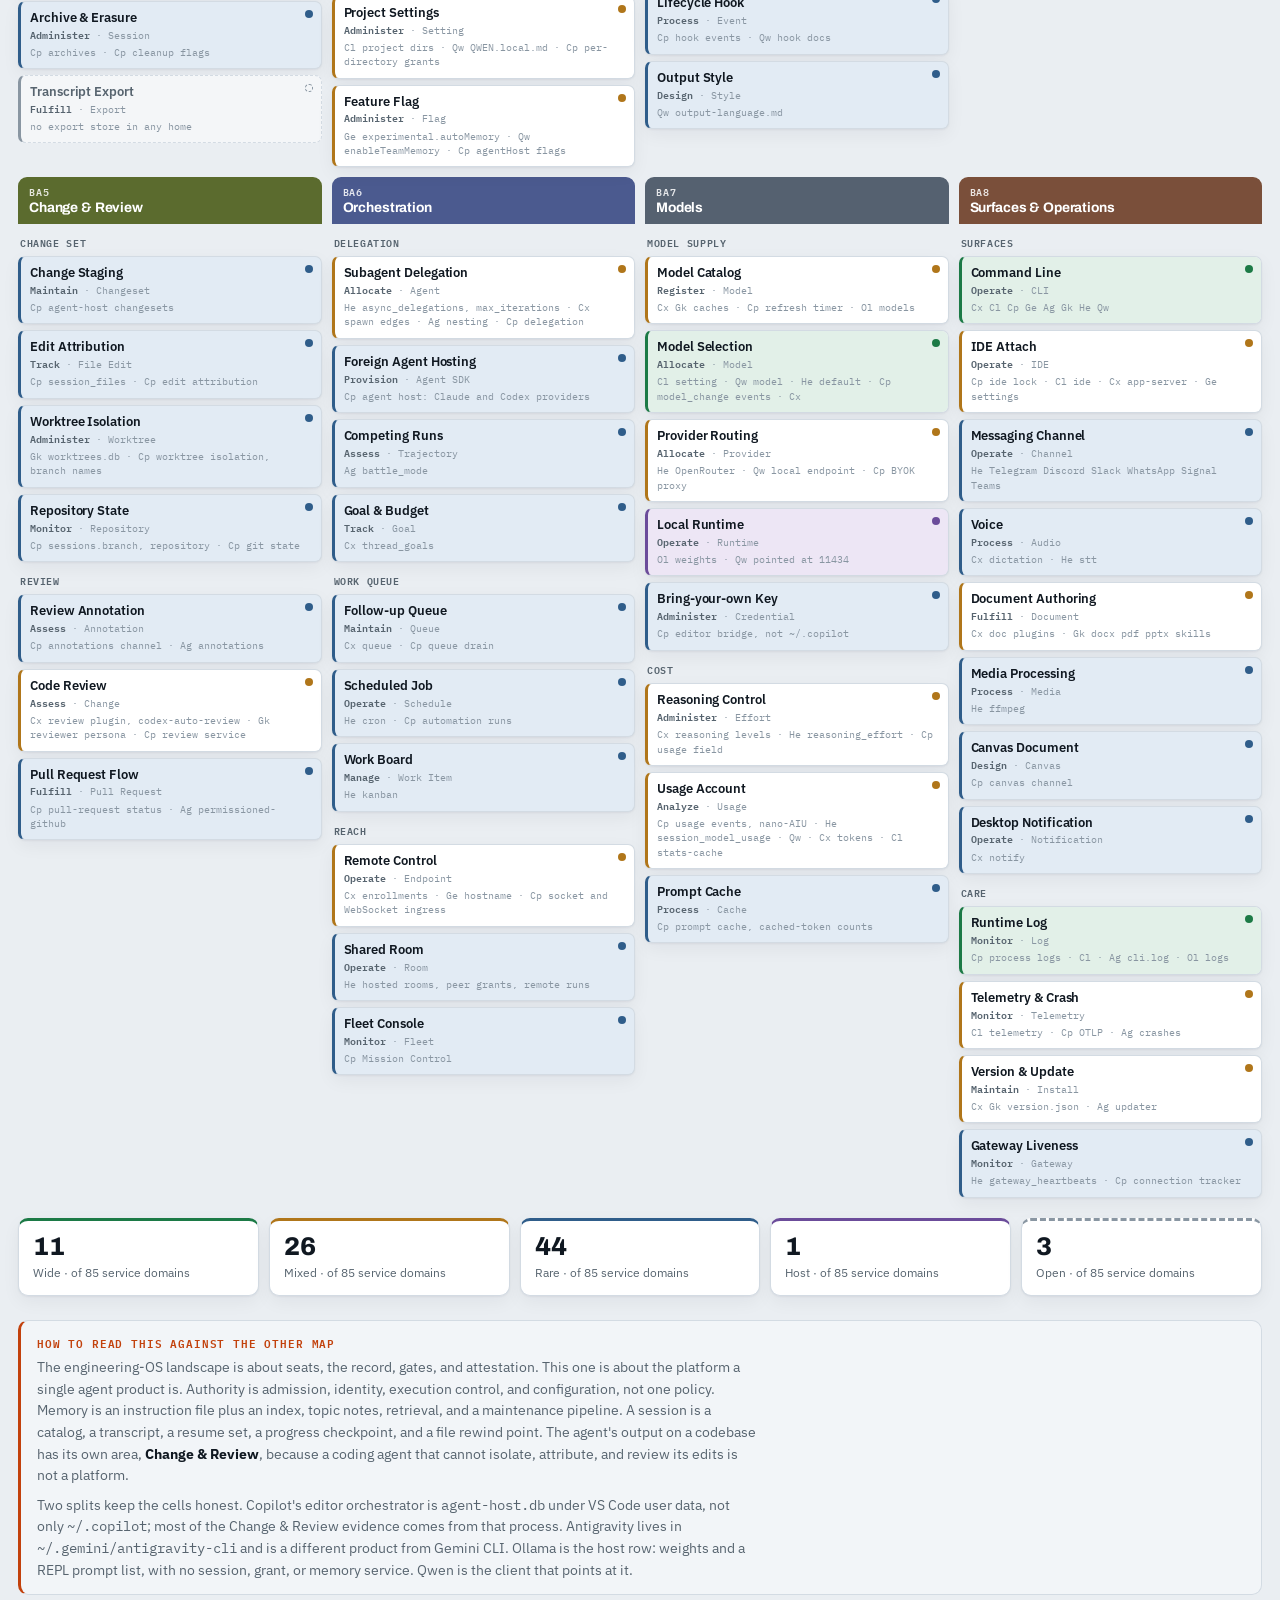
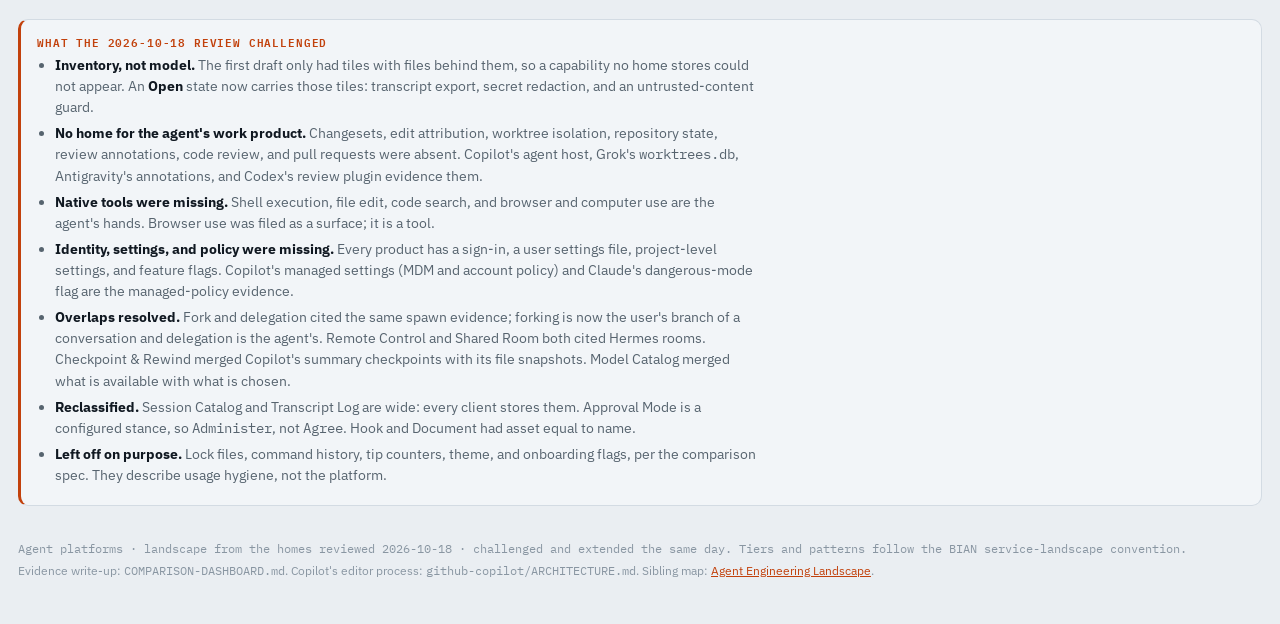
<file: AI Platform Landscape.html>
<!doctype html>
<html lang="en">
<head>
<meta charset="utf-8">
<meta name="viewport" content="width=device-width,initial-scale=1,viewport-fit=cover">
<title>AI Platform Landscape</title>
<style>
  @import url('https://fonts.googleapis.com/css2?family=Archivo:wght@600;700;800&family=IBM+Plex+Sans:wght@400;500;600&family=IBM+Plex+Mono:wght@400;500;600&display=swap');

  :root{
    --ground:#EAEEF2;
    --surface:#FFFFFF;
    --surface-2:#F2F5F8;
    --ink:#101821;
    --muted:#57646F;
    --faint:#8996A2;
    --line:#D3DBE3;
    --line-soft:#E3E9EE;
    --accent:#C2410C;
    --a1:#3D6098; --a2:#2F8071; --a3:#8A5A2B; --a4:#8B3A62; --a5:#5B6B2E; --a6:#4B5A8F; --a7:#556170; --a8:#7A4F3A;
    --wide:#1C7A46; --wide-bg:#E2F0E8;
    --mixed:#B0761A; --mixed-bg:#F6ECD6;
    --rare:#2F5D8A; --rare-bg:#E2EBF4;
    --host:#6B4C9A; --host-bg:#EDE6F5;
    --open:#8996A2; --open-bg:#F4F6F8;
    --shadow:0 1px 2px rgba(16,24,33,.05),0 6px 18px rgba(16,24,33,.05);
  }
  @media (prefers-color-scheme:dark){:root:not([data-theme="light"]){
    --ground:#0D1218;--surface:#151C24;--surface-2:#1B242E;--ink:#E7ECF1;--muted:#98A5B1;--faint:#68757F;--line:#28313C;--line-soft:#202832;--accent:#F97316;
    --a1:#6C93C9;--a2:#4FB9A5;--a3:#C79256;--a4:#C77299;--a5:#9BB05A;--a6:#8494C8;--a7:#8593A1;--a8:#C18A70;
    --wide:#3ECB7E;--wide-bg:#12251A;--mixed:#E0A73B;--mixed-bg:#2A2212;--rare:#6FA0CE;--rare-bg:#14202D;--host:#C4B0E4;--host-bg:#221C2E;--open:#6B7682;--open-bg:#131920;
    --shadow:0 1px 2px rgba(0,0,0,.4),0 10px 26px rgba(0,0,0,.35);
  }}
  :root[data-theme="dark"]{
    --ground:#0D1218;--surface:#151C24;--surface-2:#1B242E;--ink:#E7ECF1;--muted:#98A5B1;--faint:#68757F;--line:#28313C;--line-soft:#202832;--accent:#F97316;
    --a1:#6C93C9;--a2:#4FB9A5;--a3:#C79256;--a4:#C77299;--a5:#9BB05A;--a6:#8494C8;--a7:#8593A1;--a8:#C18A70;
    --wide:#3ECB7E;--wide-bg:#12251A;--mixed:#E0A73B;--mixed-bg:#2A2212;--rare:#6FA0CE;--rare-bg:#14202D;--host:#C4B0E4;--host-bg:#221C2E;--open:#6B7682;--open-bg:#131920;
    --shadow:0 1px 2px rgba(0,0,0,.4),0 10px 26px rgba(0,0,0,.35);
  }

  *{box-sizing:border-box}
  body{margin:0;background:var(--ground);color:var(--ink);font-family:"IBM Plex Sans",system-ui,sans-serif;line-height:1.5;-webkit-font-smoothing:antialiased}
  .wrap{max-width:1500px;margin:0 auto;padding-inline:18px}
  h1{font-family:"Archivo",sans-serif;font-weight:800;letter-spacing:-.02em;text-wrap:balance}
  .mono{font-family:"IBM Plex Mono",monospace}
  a{color:var(--accent)}
  .eyebrow{font-family:"IBM Plex Mono",monospace;font-size:.72rem;font-weight:600;letter-spacing:.14em;text-transform:uppercase;color:var(--accent)}

  header.top{position:sticky;top:0;z-index:40;background:color-mix(in srgb,var(--ground) 90%,transparent);backdrop-filter:blur(8px);border-bottom:1px solid var(--line-soft)}
  header.top .wrap{display:flex;align-items:center;gap:12px;padding-block:10px}
  .brand{display:flex;align-items:center;gap:9px;font-family:"Archivo";font-weight:800;letter-spacing:-.02em;font-size:1rem}
  .brand .glyph{width:24px;height:24px;border-radius:6px;background:linear-gradient(135deg,var(--accent),#7c2d12);display:grid;place-items:center;color:#fff;font-family:"Archivo";font-weight:800;font-size:.85rem}
  header.top .spacer{flex:1}
  .toggle{font-family:"IBM Plex Mono";font-size:.7rem;background:var(--surface);color:var(--muted);border:1px solid var(--line);border-radius:999px;padding:5px 11px;cursor:pointer}
  .toggle:hover{color:var(--ink);border-color:var(--muted)}

  .intro{padding-block:26px 8px}
  .intro h1{font-size:clamp(1.7rem,4.5vw,2.6rem);margin:8px 0 12px;line-height:1.04}
  .intro p{max-width:84ch;color:var(--muted);margin:0 0 10px;font-size:1rem}
  .intro p b{color:var(--ink);font-weight:600}

  .keys{display:flex;flex-wrap:wrap;gap:22px;padding:14px 0 22px;border-bottom:1px solid var(--line-soft)}
  .keyblock{min-width:220px}
  .keyblock .kt{font-family:"IBM Plex Mono";font-size:.66rem;letter-spacing:.1em;text-transform:uppercase;color:var(--faint);margin-bottom:7px}
  .krow{display:flex;flex-wrap:wrap;gap:6px 12px}
  .ki{display:inline-flex;align-items:center;gap:6px;font-size:.78rem;color:var(--muted)}
  .dot{width:11px;height:11px;border-radius:3px;flex:none}
  .dot.open{background:transparent;border:1.5px dashed var(--open)}
  .patlist{font-size:.75rem;color:var(--muted);line-height:1.7;max-width:62ch}
  .pat{font-family:"IBM Plex Mono";font-size:.66rem;font-weight:600;color:var(--ink);background:var(--surface-2);border:1px solid var(--line);border-radius:4px;padding:1px 5px;margin-right:2px}

  .landscape{padding-block:22px 10px}
  .areas{display:grid;grid-template-columns:repeat(8,1fr);gap:10px;align-items:start}
  .area{display:flex;flex-direction:column;gap:9px}
  .ahead{border-radius:9px 9px 0 0;padding:9px 11px;color:#fff;font-family:"Archivo";font-weight:700;font-size:.86rem;line-height:1.1;letter-spacing:-.01em}
  .ahead .an{font-family:"IBM Plex Mono";font-weight:600;font-size:.64rem;opacity:.85;display:block;letter-spacing:.08em;margin-bottom:2px}
  .domain{display:flex;flex-direction:column;gap:6px}
  .dhead{font-family:"IBM Plex Mono";font-size:.64rem;font-weight:600;letter-spacing:.06em;text-transform:uppercase;color:var(--muted);padding:2px 2px 0}
  .tile{background:var(--surface);border:1px solid var(--line);border-left-width:3px;border-radius:7px;padding:8px 9px;box-shadow:var(--shadow);position:relative}
  .tile .tn{font-weight:600;font-size:.79rem;line-height:1.18;letter-spacing:-.005em;padding-right:10px}
  .tile .tm{font-family:"IBM Plex Mono";font-size:.63rem;color:var(--faint);margin-top:3px;line-height:1.3}
  .tile .tm b{color:var(--muted);font-weight:600}
  .tile .ref{font-family:"IBM Plex Mono";font-size:.6rem;color:var(--faint);margin-top:4px;display:block}
  .tile.wide{border-left-color:var(--wide);background:linear-gradient(0deg,var(--wide-bg),var(--wide-bg)) padding-box,var(--surface)}
  .tile.mixed{border-left-color:var(--mixed)}
  .tile.rare{border-left-color:var(--rare);background:var(--rare-bg)}
  .tile.host{border-left-color:var(--host);background:var(--host-bg)}
  .tile.open{border-style:dashed;border-left-style:solid;border-left-color:var(--open);background:var(--open-bg);box-shadow:none}
  .tile.open .tn{color:var(--muted)}
  .tile .badge{position:absolute;top:8px;right:8px;width:8px;height:8px;border-radius:50%}
  .tile.wide .badge{background:var(--wide)}
  .tile.mixed .badge{background:var(--mixed)}
  .tile.rare .badge{background:var(--rare)}
  .tile.host .badge{background:var(--host)}
  .tile.open .badge{background:transparent;border:1.5px dashed var(--open)}

  .callout{background:var(--surface-2);border:1px solid var(--line);border-left:3px solid var(--accent);border-radius:10px;padding:14px 16px;margin-top:24px}
  .callout .lb{font-family:"IBM Plex Mono";font-size:.66rem;letter-spacing:.08em;text-transform:uppercase;color:var(--accent);font-weight:600;margin-bottom:5px}
  .callout p{margin:0 0 8px;font-size:.9rem;color:var(--muted);max-width:90ch}
  .callout p:last-child{margin-bottom:0}
  .callout p b{color:var(--ink)}
  .callout ul{margin:4px 0 0;padding-left:18px;font-size:.88rem;color:var(--muted);max-width:90ch}
  .callout li{margin-bottom:5px}
  .callout li b{color:var(--ink)}

  .tally{display:grid;grid-template-columns:repeat(5,1fr);gap:10px;margin-top:20px}
  .tcard{background:var(--surface);border:1px solid var(--line);border-radius:10px;padding:13px 14px;box-shadow:var(--shadow);border-top-width:3px}
  .tcard.wide{border-top-color:var(--wide)}
  .tcard.mixed{border-top-color:var(--mixed)}
  .tcard.rare{border-top-color:var(--rare)}
  .tcard.host{border-top-color:var(--host)}
  .tcard.open{border-top-color:var(--open);border-top-style:dashed}
  .tcard .n{font-family:"Archivo";font-weight:800;font-size:1.6rem;line-height:1;font-variant-numeric:tabular-nums}
  .tcard .k{font-size:.74rem;color:var(--muted);margin-top:5px}

  footer{padding-block:24px 40px;color:var(--faint);font-size:.75rem}
  footer p{margin:0 0 4px}

  @media (max-width:1320px){.areas{grid-template-columns:repeat(4,1fr)}}
  @media (max-width:860px){.areas{grid-template-columns:repeat(2,1fr)}.tally{grid-template-columns:repeat(3,1fr)}}
  @media (max-width:440px){.areas{grid-template-columns:1fr}.tally{grid-template-columns:repeat(2,1fr)}}
  @media (prefers-reduced-motion:reduce){*{transition:none!important}}
</style>
</head>
<body>
<header class="top">
  <div class="wrap">
    <div class="brand"><span class="glyph">P</span>Agent platforms</div>
    <div class="spacer"></div>
    <button class="toggle" id="themeBtn" type="button">theme</button>
  </div>
</header>

<main class="wrap">
  <section class="intro">
    <div class="eyebrow">BIAN-style service landscape · Agent platforms</div>
    <h1>The service landscape for an<br>AI agent platform.</h1>
    <p>Companion to the <a href="Agent%20Engineering%20Landscape.html">engineering-OS landscape</a>. That map partitions a governed multi-agent engineering system. This map partitions the <b>agent platform</b> itself: the class of software that Codex, Claude Code, Copilot, Gemini CLI, Antigravity, Grok, Hermes, Qwen, and the Ollama model host each implement some part of.</p>
    <p>Same three tiers. <b>Business areas</b> are the columns, <b>business domains</b> the groups, <b>service domains</b> the tiles. Each tile is one <b>functional pattern</b> on one <b>asset</b>, for example <span class="mono">Agree · Folder</span>. The color is prevalence across the nine homes on this machine, not a build status. A designed path with no files yet still counts. A tile the product class has but no home evidences is marked <b>open</b>, so the map shows gaps and not only inventory.</p>
  </section>

  <section class="keys">
    <div class="keyblock">
      <div class="kt">Prevalence in the reviewed homes</div>
      <div class="krow">
        <span class="ki"><span class="dot" style="background:var(--wide)"></span>Wide — most clients store it</span>
        <span class="ki"><span class="dot" style="background:var(--mixed)"></span>Mixed — several clients, different shapes</span>
        <span class="ki"><span class="dot" style="background:var(--rare)"></span>Rare — one or two clients</span>
        <span class="ki"><span class="dot" style="background:var(--host)"></span>Host — the model runtime</span>
        <span class="ki"><span class="dot open"></span>Open — in the class, no home stores it</span>
      </div>
    </div>
    <div class="keyblock">
      <div class="kt">Platform codes on each tile</div>
      <div class="patlist">
        <span class="pat">Cx</span> Codex
        <span class="pat">Cl</span> Claude
        <span class="pat">Cp</span> Copilot
        <span class="pat">Ge</span> Gemini CLI
        <span class="pat">Ag</span> Antigravity
        <span class="pat">Gk</span> Grok
        <span class="pat">He</span> Hermes
        <span class="pat">Qw</span> Qwen
        <span class="pat">Ol</span> Ollama
      </div>
    </div>
    <div class="keyblock" style="flex:1">
      <div class="kt">Functional patterns</div>
      <div class="patlist">
        <span class="pat">Direct</span><span class="pat">Manage</span><span class="pat">Administer</span><span class="pat">Design</span><span class="pat">Provision</span><span class="pat">Fulfill</span><span class="pat">Operate</span><span class="pat">Maintain</span><span class="pat">Track</span><span class="pat">Monitor</span><span class="pat">Analyze</span><span class="pat">Register</span><span class="pat">Agree</span><span class="pat">Assess</span><span class="pat">Allocate</span><span class="pat">Process</span>
      </div>
    </div>
  </section>

  <section class="landscape">
    <div class="areas" id="areas"></div>
    <div class="tally" id="tally"></div>

    <div class="callout">
      <div class="lb">How to read this against the other map</div>
      <p>The engineering-OS landscape is about seats, the record, gates, and attestation. This one is about the platform a single agent product is. Authority is admission, identity, execution control, and configuration, not one policy. Memory is an instruction file plus an index, topic notes, retrieval, and a maintenance pipeline. A session is a catalog, a transcript, a resume set, a progress checkpoint, and a file rewind point. The agent's output on a codebase has its own area, <b>Change &amp; Review</b>, because a coding agent that cannot isolate, attribute, and review its edits is not a platform.</p>
      <p>Two splits keep the cells honest. Copilot's editor orchestrator is <span class="mono">agent-host.db</span> under VS Code user data, not only <span class="mono">~/.copilot</span>; most of the Change &amp; Review evidence comes from that process. Antigravity lives in <span class="mono">~/.gemini/antigravity-cli</span> and is a different product from Gemini CLI. Ollama is the host row: weights and a REPL prompt list, with no session, grant, or memory service. Qwen is the client that points at it.</p>
    </div>

    <div class="callout">
      <div class="lb">What the 2026-10-18 review challenged</div>
      <ul>
        <li><b>Inventory, not model.</b> The first draft only had tiles with files behind them, so a capability no home stores could not appear. An <b>Open</b> state now carries those tiles: transcript export, secret redaction, and an untrusted-content guard.</li>
        <li><b>No home for the agent's work product.</b> Changesets, edit attribution, worktree isolation, repository state, review annotations, code review, and pull requests were absent. Copilot's agent host, Grok's <span class="mono">worktrees.db</span>, Antigravity's annotations, and Codex's review plugin evidence them.</li>
        <li><b>Native tools were missing.</b> Shell execution, file edit, code search, and browser and computer use are the agent's hands. Browser use was filed as a surface; it is a tool.</li>
        <li><b>Identity, settings, and policy were missing.</b> Every product has a sign-in, a user settings file, project-level settings, and feature flags. Copilot's managed settings (MDM and account policy) and Claude's dangerous-mode flag are the managed-policy evidence.</li>
        <li><b>Overlaps resolved.</b> Fork and delegation cited the same spawn evidence; forking is now the user's branch of a conversation and delegation is the agent's. Remote Control and Shared Room both cited Hermes rooms. Checkpoint &amp; Rewind merged Copilot's summary checkpoints with its file snapshots. Model Catalog merged what is available with what is chosen.</li>
        <li><b>Reclassified.</b> Session Catalog and Transcript Log are wide: every client stores them. Approval Mode is a configured stance, so <span class="mono">Administer</span>, not <span class="mono">Agree</span>. Hook and Document had asset equal to name.</li>
        <li><b>Left off on purpose.</b> Lock files, command history, tip counters, theme, and onboarding flags, per the comparison spec. They describe usage hygiene, not the platform.</li>
      </ul>
    </div>
  </section>

  <footer>
    <p class="mono">Agent platforms · landscape from the homes reviewed 2026-10-18 · challenged and extended the same day. Tiers and patterns follow the BIAN service-landscape convention.</p>
    <p>Evidence write-up: <span class="mono">COMPARISON-DASHBOARD.md</span>. Copilot's editor process: <span class="mono">github-copilot/ARCHITECTURE.md</span>. Sibling map: <a href="Agent%20Engineering%20Landscape.html">Agent Engineering Landscape</a>.</p>
  </footer>
</main>

<script>
  (function(){
    var btn=document.getElementById('themeBtn'),root=document.documentElement;
    function cur(){var t=root.getAttribute('data-theme');if(t)return t;return(window.matchMedia&&matchMedia('(prefers-color-scheme: dark)').matches)?'dark':'light';}
    try{var s=localStorage.getItem('pf-theme');if(s)root.setAttribute('data-theme',s);}catch(e){}
    btn.addEventListener('click',function(){var n=cur()==='dark'?'light':'dark';root.setAttribute('data-theme',n);try{localStorage.setItem('pf-theme',n);}catch(e){}});
  })();

  // tile = [name, pattern, asset, prevalence, evidence]
  var AREAS=[
    {id:"BA1", name:"Session & Continuity", hue:"var(--a1)", domains:[
      {name:"Session Store", tiles:[
        ["Session Catalog","Register","Session","wide","Cx threads · Cl projects · Cp session-store · Ge history · Ag Gk He Qw"],
        ["Transcript Log","Maintain","Transcript","wide","Cx · Cl jsonl · Cp events.jsonl · Ge Qw chats · Ag steps · He messages"],
        ["Workspace Binding","Register","Workspace","wide","cwd on Cx Cl Cp Ge Ag Gk He Qw"],
        ["Attachment Store","Maintain","Attachment","rare","Cp session files/ · Cp chats scratch dir"],
        ["External Reference","Register","Reference","rare","Cp session_refs: issues, PRs"],
      ]},
      {name:"Continuity", tiles:[
        ["Resume Set","Track","Session","mixed","Cp open-sessions · Cx read receipts · Gk active_sessions · Ag presence"],
        ["Session Search","Analyze","Transcript","rare","Cp FTS · Gk session_search"],
        ["Session Fork","Provision","Child Session","rare","Cp fork_count · Cp workspace-fork lock"],
        ["Progress Checkpoint","Process","Checkpoint","rare","Cp checkpoints: overview, work done, next steps"],
      ]},
      {name:"Recovery", tiles:[
        ["File Rewind","Maintain","File Snapshot","rare","Cp rewind-file-snapshots · Cl file-history"],
        ["Context Compaction","Process","Context","mixed","He compression · Cp compaction events, usage_checkpoint"],
        ["Archive & Erasure","Administer","Session","rare","Cp archives · Cp cleanup flags"],
        ["Transcript Export","Fulfill","Export","open","no export store in any home"],
      ]},
    ]},
    {id:"BA2", name:"Authority & Configuration", hue:"var(--a2)", domains:[
      {name:"Admission", tiles:[
        ["Workspace Trust","Agree","Folder","mixed","Cx trust_level · Cp trustedFolders · Ge · Ag · Gk decided_at"],
        ["Managed Policy","Administer","Policy","rare","Cp managed settings: MDM, account policy · Cl dangerous-mode flag"],
        ["Untrusted Content Guard","Assess","Content","open","no home marks pasted or fetched content"],
      ]},
      {name:"Identity", tiles:[
        ["Account & Credential","Register","Account","wide","vendor login on Cx Cl Cp Ge Gk · He Qw endpoint keys"],
      ]},
      {name:"Execution Control", tiles:[
        ["Sandbox Policy","Administer","Sandbox","mixed","Cx sandbox_policy · He docker limits · Cp sandbox helper"],
        ["Approval Mode","Administer","Approval","mixed","Cx approval_mode · Gk permission_mode, yolo · Cl autoMode"],
        ["Remembered Grant","Register","Grant","mixed","Cp permissions-config · Cl allow and deny lists"],
        ["Permission Stream","Track","Permission","rare","Cp permission.requested events · Ag step permissions"],
        ["Secret Redaction","Process","Secret","open","no redaction rule or store in any home"],
      ]},
      {name:"Configuration", tiles:[
        ["User Settings","Administer","Setting","wide","Cx config.toml · Cl settings.json · Cp config · Ge Gk He Qw settings"],
        ["Project Settings","Administer","Setting","mixed","Cl project dirs · Qw QWEN.local.md · Cp per-directory grants"],
        ["Feature Flag","Administer","Flag","mixed","Ge experimental.autoMemory · Qw enableTeamMemory · Cp agentHost flags"],
      ]},
    ]},
    {id:"BA3", name:"Extension & Tools", hue:"var(--a3)", domains:[
      {name:"Native Tools", tiles:[
        ["Shell Execution","Operate","Terminal","wide","He terminal.backend · Cp terminal manager · Cx sandbox · every CLI"],
        ["File Edit","Operate","File","wide","Cp diff worker, session_files · Cl file-history · Ag steps"],
        ["Code Search","Analyze","Codebase","rare","Cp tgrep"],
        ["Browser & Computer Use","Operate","Desktop","rare","Cx computer-use, browser · He Chromium, cua"],
      ]},
      {name:"Packages", tiles:[
        ["Skill Pack","Register","Skill","mixed","Cl Gk He Cx Ag · Qw slot empty"],
        ["Plugin Marketplace","Administer","Plugin","mixed","Cx curated · Cl marketplace · Gk cache · Cp slot"],
        ["MCP Server","Administer","Server","mixed","Cx configured · Cl allow rules · Ge empty file · Cp built-in GitHub"],
        ["Skill Mining","Analyze","Trajectory","rare","Cp forge proposals · Gk learn-traces"],
      ]},
      {name:"Behavior", tiles:[
        ["Slash Command","Operate","Command","mixed","Cl commands · Ge commands · Qw /memory"],
        ["Workflow Script","Fulfill","Workflow","rare","Gk .rhai workflows · Ag migrate-workflows"],
        ["Persona & Role","Design","Persona","mixed","Gk personas · Cl agents · He SOUL"],
        ["Lifecycle Hook","Process","Event","rare","Cp hook events · Qw hook docs"],
        ["Output Style","Design","Style","rare","Qw output-language.md"],
      ]},
    ]},
    {id:"BA4", name:"Memory", hue:"var(--a4)", domains:[
      {name:"Briefing", tiles:[
        ["Instruction File","Design","Instruction","wide","CLAUDE.md · GEMINI.md · QWEN.md · AGENTS.md · SOUL.md"],
        ["Dynamic Context","Process","Context Item","rare","Cp dynamic_context_items, workspace context"],
      ]},
      {name:"Retention", tiles:[
        ["Memory Index","Maintain","Memory","mixed","Cl MEMORY.md · Qw and Ge designed paths"],
        ["Topic Note","Register","Note","mixed","Cl topic files · Gk memory-v2 observations"],
        ["Knowledge Base","Maintain","Knowledge","rare","Ag brain and knowledge"],
        ["Team Memory","Agree","Memory","rare","Qw .qwen/team-memory"],
        ["User Profile","Register","Profile","rare","He user_profile"],
      ]},
      {name:"Pipeline", tiles:[
        ["Memory Maintenance","Process","Memory","rare","Gk consolidation · Qw dream · Cx memories schema"],
        ["Memory Retrieval","Analyze","Memory","rare","Gk chunk index FTS"],
        ["Memory Erasure","Administer","Memory","rare","Gk tombstones and trash"],
      ]},
    ]},
    {id:"BA5", name:"Change & Review", hue:"var(--a5)", domains:[
      {name:"Change Set", tiles:[
        ["Change Staging","Maintain","Changeset","rare","Cp agent-host changesets"],
        ["Edit Attribution","Track","File Edit","rare","Cp session_files · Cp edit attribution"],
        ["Worktree Isolation","Administer","Worktree","rare","Gk worktrees.db · Cp worktree isolation, branch names"],
        ["Repository State","Monitor","Repository","rare","Cp sessions.branch, repository · Cp git state"],
      ]},
      {name:"Review", tiles:[
        ["Review Annotation","Assess","Annotation","rare","Cp annotations channel · Ag annotations"],
        ["Code Review","Assess","Change","mixed","Cx review plugin, codex-auto-review · Gk reviewer persona · Cp review service"],
        ["Pull Request Flow","Fulfill","Pull Request","rare","Cp pull-request status · Ag permissioned-github"],
      ]},
    ]},
    {id:"BA6", name:"Orchestration", hue:"var(--a6)", domains:[
      {name:"Delegation", tiles:[
        ["Subagent Delegation","Allocate","Agent","mixed","He async_delegations, max_iterations · Cx spawn edges · Ag nesting · Cp delegation"],
        ["Foreign Agent Hosting","Provision","Agent SDK","rare","Cp agent host: Claude and Codex providers"],
        ["Competing Runs","Assess","Trajectory","rare","Ag battle_mode"],
        ["Goal & Budget","Track","Goal","rare","Cx thread_goals"],
      ]},
      {name:"Work Queue", tiles:[
        ["Follow-up Queue","Maintain","Queue","rare","Cx queue · Cp queue drain"],
        ["Scheduled Job","Operate","Schedule","rare","He cron · Cp automation runs"],
        ["Work Board","Manage","Work Item","rare","He kanban"],
      ]},
      {name:"Reach", tiles:[
        ["Remote Control","Operate","Endpoint","mixed","Cx enrollments · Ge hostname · Cp socket and WebSocket ingress"],
        ["Shared Room","Operate","Room","rare","He hosted rooms, peer grants, remote runs"],
        ["Fleet Console","Monitor","Fleet","rare","Cp Mission Control"],
      ]},
    ]},
    {id:"BA7", name:"Models", hue:"var(--a7)", domains:[
      {name:"Model Supply", tiles:[
        ["Model Catalog","Register","Model","mixed","Cx Gk caches · Cp refresh timer · Ol models"],
        ["Model Selection","Allocate","Model","wide","Cl setting · Qw model · He default · Cp model_change events · Cx"],
        ["Provider Routing","Allocate","Provider","mixed","He OpenRouter · Qw local endpoint · Cp BYOK proxy"],
        ["Local Runtime","Operate","Runtime","host","Ol weights · Qw pointed at 11434"],
        ["Bring-your-own Key","Administer","Credential","rare","Cp editor bridge, not ~/.copilot"],
      ]},
      {name:"Cost", tiles:[
        ["Reasoning Control","Administer","Effort","mixed","Cx reasoning levels · He reasoning_effort · Cp usage field"],
        ["Usage Account","Analyze","Usage","mixed","Cp usage events, nano-AIU · He session_model_usage · Qw · Cx tokens · Cl stats-cache"],
        ["Prompt Cache","Process","Cache","rare","Cp prompt cache, cached-token counts"],
      ]},
    ]},
    {id:"BA8", name:"Surfaces & Operations", hue:"var(--a8)", domains:[
      {name:"Surfaces", tiles:[
        ["Command Line","Operate","CLI","wide","Cx Cl Cp Ge Ag Gk He Qw"],
        ["IDE Attach","Operate","IDE","mixed","Cp ide lock · Cl ide · Cx app-server · Ge settings"],
        ["Messaging Channel","Operate","Channel","rare","He Telegram Discord Slack WhatsApp Signal Teams"],
        ["Voice","Process","Audio","rare","Cx dictation · He stt"],
        ["Document Authoring","Fulfill","Document","mixed","Cx doc plugins · Gk docx pdf pptx skills"],
        ["Media Processing","Process","Media","rare","He ffmpeg"],
        ["Canvas Document","Design","Canvas","rare","Cp canvas channel"],
        ["Desktop Notification","Operate","Notification","rare","Cx notify"],
      ]},
      {name:"Care", tiles:[
        ["Runtime Log","Monitor","Log","wide","Cp process logs · Cl · Ag cli.log · Ol logs"],
        ["Telemetry & Crash","Monitor","Telemetry","mixed","Cl telemetry · Cp OTLP · Ag crashes"],
        ["Version & Update","Maintain","Install","mixed","Cx Gk version.json · Ag updater"],
        ["Gateway Liveness","Monitor","Gateway","rare","He gateway_heartbeats · Cp connection tracker"],
      ]},
    ]},
  ];

  var counts={wide:0,mixed:0,rare:0,host:0,open:0};
  var root=document.getElementById('areas');
  AREAS.forEach(function(a){
    var col=document.createElement('div');col.className='area';
    var h=document.createElement('div');h.className='ahead';h.style.background=a.hue;
    h.innerHTML='<span class="an">'+a.id+'</span>'+a.name;
    col.appendChild(h);
    a.domains.forEach(function(d){
      var dom=document.createElement('div');dom.className='domain';
      var dh=document.createElement('div');dh.className='dhead';dh.textContent=d.name;dom.appendChild(dh);
      d.tiles.forEach(function(t){
        counts[t[3]]++;
        var tile=document.createElement('div');tile.className='tile '+t[3];
        tile.innerHTML='<span class="badge"></span><div class="tn">'+t[0]+'</div>'+
          '<div class="tm"><b>'+t[1]+'</b> &middot; '+t[2]+'</div>'+
          (t[4]?'<span class="ref">'+t[4]+'</span>':'');
        dom.appendChild(tile);
      });
      col.appendChild(dom);
    });
    root.appendChild(col);
  });

  var total=counts.wide+counts.mixed+counts.rare+counts.host+counts.open;
  var tally=document.getElementById('tally');
  [["wide","Wide",counts.wide],["mixed","Mixed",counts.mixed],["rare","Rare",counts.rare],["host","Host",counts.host],["open","Open",counts.open]].forEach(function(c){
    var el=document.createElement('div');el.className='tcard '+c[0];
    el.innerHTML='<div class="n">'+c[2]+'</div><div class="k">'+c[1]+' &middot; of '+total+' service domains</div>';
    tally.appendChild(el);
  });
</script>
</body>
</html>
</file>
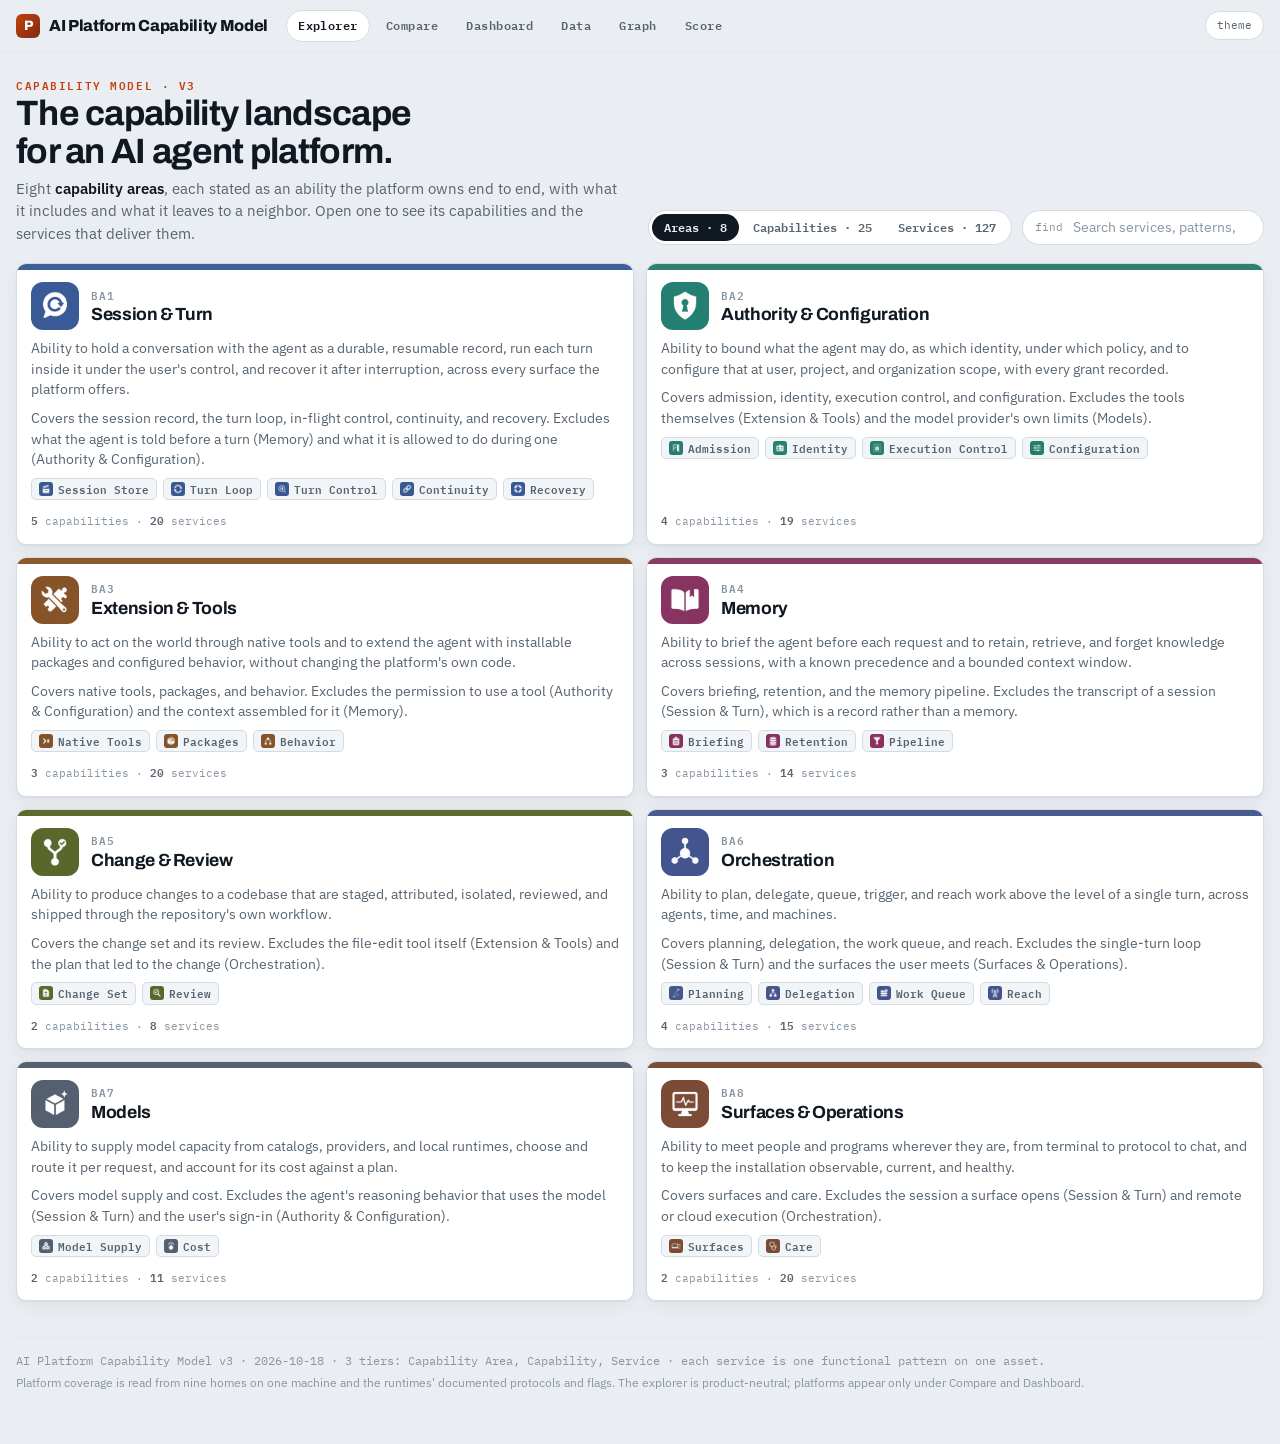
<file: site/preview.html>
<!doctype html>
<html lang="en"><head><meta charset="utf-8"><meta name="viewport" content="width=device-width,initial-scale=1,viewport-fit=cover"><style>:root{padding-top:env(safe-area-inset-top,0px);padding-bottom:env(safe-area-inset-bottom,0px)}body{margin:0;font:14px system-ui}img{max-width:100%}[hidden]{display:none!important}</style></head><body>
<title>AI Platform Capability Model</title>
<meta name="claude:viewport-fit-sides" content="cover">
<link rel="stylesheet" href="https://fonts.googleapis.com/css2?family=Archivo:wght@600;700;800&family=IBM+Plex+Sans:wght@400;500;600&family=IBM+Plex+Mono:wght@400;500;600&display=swap">
<style>
  /* Layout: a sticky top bar with three views; the explorer drills from areas to capabilities to services,
     compare shades the same landscape per platform, dashboard puts the platforms side by side. */
  :root{
    --ground:#EAEEF2; --surface:#FFFFFF; --surface-2:#F2F5F8; --ink:#101821; --muted:#57646F; --faint:#8996A2;
    --line:#D3DBE3; --line-soft:#E3E9EE; --accent:#C2410C; --on-hue:#FFFFFF; --focus:#C2410C;
    --a1:#3D6098; --a2:#2F8071; --a3:#8A5A2B; --a4:#8B3A62; --a5:#5B6B2E; --a6:#4B5A8F; --a7:#556170; --a8:#7A4F3A;
    --series:#2a78d6; --series-ink:#FFFFFF; --cover-bg:#E2EBF4; --cover-line:#2a78d6; --miss-line:#C9D2DB; --open-line:#9AA5B1;
    --seq1:#cde2fb; --seq2:#9ec5f4; --seq3:#6da7ec; --seq4:#3987e5; --seq5:#256abf; --seq6:#184f95; --seq7:#0d366b; --hostc:#6B4C9A;
    --grid:#E3E9EE; --axis:#C3CCD5;
    --display:"Archivo",system-ui,sans-serif; --body:"IBM Plex Sans",system-ui,sans-serif; --mono:"IBM Plex Mono",ui-monospace,Menlo,monospace;
    --shadow:0 1px 2px rgba(16,24,33,.05),0 6px 18px rgba(16,24,33,.05);
  }
  @media (prefers-color-scheme:dark){:root:not([data-theme="light"]){
    color-scheme:dark;
    --ground:#0D1218; --surface:#151C24; --surface-2:#1B242E; --ink:#E7ECF1; --muted:#98A5B1; --faint:#68757F;
    --line:#28313C; --line-soft:#202832; --accent:#F97316; --on-hue:#0D1218; --focus:#F97316;
    --a1:#6C93C9; --a2:#4FB9A5; --a3:#C79256; --a4:#C77299; --a5:#9BB05A; --a6:#8494C8; --a7:#8593A1; --a8:#C18A70;
    --series:#3987e5; --series-ink:#FFFFFF; --cover-bg:#14202D; --cover-line:#3987e5; --miss-line:#2E3843; --open-line:#6B7682;
    --seq1:#0d366b; --seq2:#184f95; --seq3:#256abf; --seq4:#3987e5; --seq5:#6da7ec; --seq6:#9ec5f4; --seq7:#cde2fb; --hostc:#C4B0E4;
    --grid:#202832; --axis:#2E3843;
    --shadow:0 1px 2px rgba(0,0,0,.4),0 10px 26px rgba(0,0,0,.35);
  }}
  :root[data-theme="dark"]{
    color-scheme:dark;
    --ground:#0D1218; --surface:#151C24; --surface-2:#1B242E; --ink:#E7ECF1; --muted:#98A5B1; --faint:#68757F;
    --line:#28313C; --line-soft:#202832; --accent:#F97316; --on-hue:#0D1218; --focus:#F97316;
    --a1:#6C93C9; --a2:#4FB9A5; --a3:#C79256; --a4:#C77299; --a5:#9BB05A; --a6:#8494C8; --a7:#8593A1; --a8:#C18A70;
    --series:#3987e5; --series-ink:#FFFFFF; --cover-bg:#14202D; --cover-line:#3987e5; --miss-line:#2E3843; --open-line:#6B7682;
    --seq1:#0d366b; --seq2:#184f95; --seq3:#256abf; --seq4:#3987e5; --seq5:#6da7ec; --seq6:#9ec5f4; --seq7:#cde2fb; --hostc:#C4B0E4;
    --grid:#202832; --axis:#2E3843;
    --shadow:0 1px 2px rgba(0,0,0,.4),0 10px 26px rgba(0,0,0,.35);
  }

  *{box-sizing:border-box}
  body{margin:0;background:var(--ground);color:var(--ink);font-family:var(--body);font-size:15px;line-height:1.5;-webkit-font-smoothing:antialiased}
  body::before{content:"";position:fixed;inset:0 0 auto;height:env(safe-area-inset-top,0px);z-index:10;background:var(--ground)}
  a{color:var(--accent)}
  button{font:inherit;color:inherit}
  :focus-visible{outline:2px solid var(--focus);outline-offset:2px}
  .wrap{max-width:1500px;margin:0 auto;padding-left:max(16px,env(safe-area-inset-left,0px));padding-right:max(16px,env(safe-area-inset-right,0px))}
  h1,h2,h3{font-family:var(--display);letter-spacing:-.02em;text-wrap:balance;margin:0}
  .mono{font-family:var(--mono)}
  .eyebrow{font-family:var(--mono);font-size:.7rem;font-weight:600;letter-spacing:.14em;text-transform:uppercase;color:var(--accent)}
  .lede{color:var(--muted);max-width:70ch;margin:8px 0 0}
  .lede b{color:var(--ink);font-weight:600}

  /* top bar */
  .top{position:sticky;top:env(safe-area-inset-top,0px);z-index:40;background:color-mix(in srgb,var(--ground) 90%,transparent);backdrop-filter:blur(8px);border-bottom:1px solid var(--line-soft)}
  .top .wrap{display:flex;align-items:center;gap:10px;padding-block:10px;flex-wrap:wrap}
  .brand{display:flex;align-items:center;gap:9px;font-family:var(--display);font-weight:800;letter-spacing:-.02em;font-size:1rem;color:var(--ink);text-decoration:none}
  .brand .glyph{width:24px;height:24px;border-radius:6px;background:linear-gradient(135deg,var(--accent),#7c2d12);display:grid;place-items:center;color:#fff;font-size:.85rem}
  .nav{display:flex;flex-wrap:wrap;gap:4px;margin-left:8px}
  .nav a{font-family:var(--mono);font-size:.74rem;font-weight:600;letter-spacing:.04em;text-decoration:none;color:var(--muted);padding:6px 11px;border-radius:999px;border:1px solid transparent}
  .nav a:hover{color:var(--ink)}
  .nav a.on{color:var(--ink);background:var(--surface);border-color:var(--line)}
  .top .spacer{flex:1}
  .toggle{font-family:var(--mono);font-size:.7rem;background:var(--surface);color:var(--muted);border:1px solid var(--line);border-radius:999px;padding:5px 11px;cursor:pointer}
  .toggle:hover{color:var(--ink);border-color:var(--muted)}

  main.wrap{padding-block:24px 48px}
  .head{display:flex;flex-wrap:wrap;align-items:end;gap:14px 24px;margin-bottom:18px}
  .head h1{font-size:clamp(1.5rem,3.6vw,2.2rem);line-height:1.08}
  .head .grow{flex:1;min-width:260px}
  .crumbs{display:flex;flex-wrap:wrap;gap:4px 6px;font-family:var(--mono);font-size:.72rem;color:var(--faint);margin-bottom:8px}
  .crumbs a{color:var(--muted);text-decoration:none}
  .crumbs a:hover{color:var(--accent)}
  .crumbs span.sep{opacity:.6}

  /* controls */
  .head > div{min-width:0;max-width:100%}
  .ctl{display:flex;gap:10px;flex-wrap:wrap;align-items:center;min-width:0;max-width:100%}
  .seg{display:inline-flex;flex-wrap:wrap;background:var(--surface);border:1px solid var(--line);border-radius:999px;padding:3px;gap:2px;max-width:100%}
  .seg a{font-family:var(--mono);font-size:.72rem;font-weight:600;color:var(--muted);text-decoration:none;padding:5px 12px;border-radius:999px}
  .seg a.on{background:var(--ink);color:var(--ground)}
  .search{display:flex;align-items:center;gap:8px;background:var(--surface);border:1px solid var(--line);border-radius:999px;padding:5px 12px;min-width:220px}
  .search input{border:0;background:transparent;font:inherit;font-size:.86rem;color:var(--ink);outline:0;width:100%;min-width:0}
  .search input::placeholder{color:var(--faint)}
  .chips{display:flex;flex-wrap:wrap;gap:6px}
  .chip{display:inline-flex;align-items:center;gap:5px;font-family:var(--mono);font-size:.68rem;font-weight:600;color:var(--muted);background:var(--surface-2);border:1px solid var(--line);border-radius:5px;padding:2px 7px;text-decoration:none}
  /* generated icons: one per area and capability, white glyph on the area hue */
  .ico{display:block;flex:none;width:28px;height:28px;border-radius:7px;object-fit:cover;background:var(--surface-2)}
  .ico.lg{width:48px;height:48px;border-radius:12px}
  .ico.sm{width:22px;height:22px;border-radius:6px}
  .ico.xs{width:16px;height:16px;border-radius:4px}
  .chip .ico{width:14px;height:14px;border-radius:3px}
  .hrow{display:flex;align-items:center;gap:14px}
  .hrow .ico{margin-top:2px}
  .chip:hover{color:var(--ink);border-color:var(--muted)}
  .chip.cur{color:var(--ink);border-color:var(--ink)}

  /* level 1 cards */
  .areas{display:grid;grid-template-columns:repeat(4,1fr);gap:12px}
  .acard{background:var(--surface);border:1px solid var(--line);border-radius:10px;box-shadow:var(--shadow);display:flex;flex-direction:column;min-width:0;overflow:hidden;text-decoration:none;color:inherit}
  .acard .bar{height:6px}
  .acard .body{padding:12px 14px 14px;display:flex;flex-direction:column;gap:8px;flex:1}
  .acard .ahd{display:flex;align-items:center;gap:12px}
  .acard .ahd > div{display:flex;flex-direction:column;gap:3px;min-width:0}
  .acard .id{font-family:var(--mono);font-size:.66rem;font-weight:600;letter-spacing:.08em;color:var(--faint)}
  .acard h2{font-size:1.1rem;line-height:1.15}
  .acard p{margin:0;color:var(--muted);font-size:.86rem}
  .acard .counts{font-family:var(--mono);font-size:.68rem;color:var(--faint);margin-top:auto;padding-top:4px}
  .acard .counts b{color:var(--muted);font-weight:600}

  /* sections and tiles */
  .asec{margin-top:28px}
  .ahead{display:flex;align-items:center;gap:10px;flex-wrap:wrap;padding:9px 12px;border-radius:9px;color:var(--on-hue);margin-bottom:12px}
  .ahead .an{font-family:var(--mono);font-weight:600;font-size:.66rem;letter-spacing:.08em;opacity:.85}
  .ahead h2{font-size:1.05rem}
  .ahead a{color:inherit;text-decoration:none}
  .ahead .ct{font-family:var(--mono);font-size:.66rem;opacity:.85;margin-left:auto}
  .caps{display:grid;grid-template-columns:repeat(3,1fr);gap:12px}
  .ccard{background:var(--surface);border:1px solid var(--line);border-left-width:3px;border-radius:9px;padding:12px 14px;display:flex;flex-direction:column;gap:8px;min-width:0}
  .ccard h3{font-size:.98rem;display:flex;align-items:center;gap:8px}
  .ccard h3 a{color:inherit;text-decoration:none}
  .ccard h3 a:hover{color:var(--accent)}
  .ccard p{margin:0;color:var(--muted);font-size:.84rem}
  .ccard .svcs{display:flex;flex-wrap:wrap;gap:5px}
  .csec{margin-top:16px}
  .chead{display:flex;align-items:baseline;gap:10px;flex-wrap:wrap;margin-bottom:8px}
  .chead h3{font-family:var(--mono);font-size:.7rem;font-weight:600;letter-spacing:.08em;text-transform:uppercase;color:var(--muted);display:inline-flex;align-items:center;gap:7px}
  .chead h3 a{color:inherit;text-decoration:none}
  .chead p{margin:0;color:var(--faint);font-size:.8rem}
  .tiles{display:grid;grid-template-columns:repeat(4,1fr);gap:8px}
  .tile{background:var(--surface);border:1px solid var(--line);border-left-width:3px;border-radius:7px;padding:9px 10px;box-shadow:var(--shadow);text-decoration:none;color:inherit;display:flex;flex-direction:column;gap:3px;min-width:0;position:relative}
  .tile:hover{border-color:var(--muted)}
  .tile .tn{font-weight:600;font-size:.84rem;line-height:1.2}
  .tile .tm{font-family:var(--mono);font-size:.64rem;color:var(--faint);line-height:1.3}
  .tile .tm b{color:var(--muted);font-weight:600}
  .tile .td{font-size:.78rem;color:var(--muted);line-height:1.35}

  /* full landscape (level 3) */
  .land{display:grid;grid-template-columns:repeat(8,1fr);gap:10px;align-items:start}
  .col{display:flex;flex-direction:column;gap:9px;min-width:0}
  .col .ahead{border-radius:9px 9px 0 0;margin-bottom:0;flex-direction:column;align-items:flex-start;gap:2px}
  .col .ahead h2{font-size:.9rem;line-height:1.15}
  .col .ahead .ico{margin-bottom:4px}
  .col .ahead .ct{margin-left:0}
  .dom{display:flex;flex-direction:column;gap:6px}
  .dhead{font-family:var(--mono);font-size:.64rem;font-weight:600;letter-spacing:.06em;text-transform:uppercase;color:var(--muted);padding:2px 2px 0;display:flex;align-items:center;gap:6px}
  .dhead a{color:inherit;text-decoration:none}
  .land .tile .tn{font-size:.79rem}
  .land .tile .td{display:none}
  .land.cmp .tile{border-left-color:var(--miss-line);color:var(--muted);box-shadow:none}
  .land.cmp .tile .tn{color:var(--muted);font-weight:500}
  .land.cmp .tile.cov{background:var(--cover-bg);border-color:var(--line);border-left-color:var(--cover-line);box-shadow:var(--shadow)}
  .land.cmp .tile.cov .tn{color:var(--ink);font-weight:600}
  .land.cmp .tile.cov::after{content:"";position:absolute;top:9px;right:9px;width:7px;height:7px;border-radius:50%;background:var(--cover-line)}
  .land.cmp .tile.open{border-style:dashed;border-left-style:solid;border-left-color:var(--open-line)}

  /* service page */
  .svc{display:grid;grid-template-columns:minmax(0,2fr) minmax(0,1fr);gap:18px;align-items:start}
  .panel{background:var(--surface);border:1px solid var(--line);border-radius:10px;padding:18px 20px;box-shadow:var(--shadow);min-width:0}
  .panel h1{font-size:clamp(1.4rem,3vw,2rem)}
  .panel .meta{font-family:var(--mono);font-size:.74rem;color:var(--faint);margin:8px 0 14px}
  .panel .meta b{color:var(--muted);font-weight:600}
  .panel p.desc{font-size:1.05rem;margin:0;max-width:60ch}
  .panel .lab{font-family:var(--mono);font-size:.66rem;font-weight:600;letter-spacing:.1em;text-transform:uppercase;color:var(--faint);margin:0 0 8px}
  .side{display:flex;flex-direction:column;gap:12px}
  .side .panel{padding:14px 16px}
  .side p{margin:0;font-size:.86rem;color:var(--muted)}
  .scope{font-size:.8rem;color:var(--faint);margin:0}
  .scope b{color:var(--muted);font-weight:600}
  .owner{font-family:var(--mono);font-size:.66rem;color:var(--faint);margin:0}
  .owner b{color:var(--muted);font-weight:600}
  .lede .scope{display:block;margin-top:8px;max-width:84ch}
  /* service page sections, following the architectural service domain template */
  .sec{margin-top:22px;padding-top:16px;border-top:1px solid var(--line-soft)}
  .sec .lab{margin-bottom:10px}
  .sec .lab .num{display:inline-block;min-width:18px;color:var(--accent);margin-right:4px}
  .ov{display:grid;grid-template-columns:auto 1fr;gap:8px 16px;font-size:.9rem}
  .ov dt{font-family:var(--mono);font-size:.68rem;font-weight:600;letter-spacing:.06em;text-transform:uppercase;color:var(--faint);padding-top:3px;white-space:nowrap}
  .ov dd{margin:0;color:var(--ink);min-width:0;max-width:70ch}
  .ov dd .ex{display:block;color:var(--muted);margin-top:3px}
  .fl{margin:0;padding:0;list-style:none;display:flex;flex-direction:column;gap:7px;font-size:.9rem;max-width:72ch}
  .fl li{display:grid;grid-template-columns:minmax(120px,170px) 1fr;gap:12px;align-items:start}
  .fl li b{font-weight:600;color:var(--ink)}
  .fl li span{color:var(--muted)}
  .ifc{width:100%;border-collapse:collapse;font-size:.84rem}
  .ifc th{font-family:var(--mono);font-size:.64rem;font-weight:600;letter-spacing:.06em;text-transform:uppercase;color:var(--faint);text-align:left;padding:4px 8px 6px 0;border-bottom:1px solid var(--line)}
  .ifc td{padding:6px 8px 6px 0;border-bottom:1px solid var(--line-soft);vertical-align:top;color:var(--muted)}
  .ifc td:first-child{color:var(--ink);font-weight:600;white-space:nowrap}
  .ifc td a{color:var(--ink);text-decoration:none;border-bottom:1px solid var(--line)}
  .ifc td a:hover{color:var(--accent);border-color:var(--accent)}
  .ifc td .mech{font-family:var(--mono);font-size:.7rem;color:var(--faint);white-space:nowrap}
  .ifc td .actor{color:var(--muted);font-weight:500;font-style:italic}
  .ifc .arrow{color:var(--faint);padding-inline:6px}
  .ifwrap{overflow-x:auto}
  .ifh{font-size:.8rem;color:var(--muted);margin:10px 0 6px}
  .pn{display:flex;justify-content:space-between;gap:10px;margin-top:18px;flex-wrap:wrap}
  .pn a{font-size:.84rem;text-decoration:none;color:var(--muted)}
  .pn a:hover{color:var(--accent)}

  /* compare */
  .ptabs{display:flex;flex-wrap:wrap;gap:6px;margin-bottom:18px}
  .ptab{display:inline-flex;align-items:center;gap:7px;background:var(--surface);border:1px solid var(--line);border-radius:999px;padding:5px 12px 5px 6px;text-decoration:none;color:var(--muted);font-size:.84rem}
  .ptab .pc{font-family:var(--mono);font-size:.66rem;font-weight:600;background:var(--surface-2);border:1px solid var(--line);border-radius:999px;padding:1px 7px;color:var(--ink)}
  .ptab.on{border-color:var(--ink);color:var(--ink)}
  .ptab.on .pc{background:var(--ink);color:var(--ground);border-color:var(--ink)}
  .ident{display:grid;grid-template-columns:minmax(0,1.4fr) minmax(0,1fr);gap:14px;margin-bottom:18px}
  .kv{display:grid;grid-template-columns:auto 1fr;gap:5px 14px;font-size:.84rem;margin-top:10px}
  .kv dt{font-family:var(--mono);font-size:.68rem;font-weight:600;letter-spacing:.06em;text-transform:uppercase;color:var(--faint);padding-top:3px}
  .kv dd{margin:0;color:var(--ink);min-width:0;overflow-wrap:anywhere}
  .stats{display:grid;grid-template-columns:repeat(3,1fr);gap:10px}
  .stat{background:var(--surface);border:1px solid var(--line);border-radius:10px;padding:12px 14px;box-shadow:var(--shadow)}
  .stat .n{font-family:var(--body);font-weight:600;font-size:1.7rem;line-height:1}
  .stat .k{font-size:.74rem;color:var(--muted);margin-top:5px}
  .stat .src{font-family:var(--mono);font-size:.62rem;color:var(--faint);margin-top:4px}
  .bars{display:flex;flex-direction:column;gap:8px;margin-top:12px}
  .brow{display:grid;grid-template-columns:minmax(120px,160px) 1fr auto;gap:10px;align-items:center;font-size:.82rem}
  .brow .bl{color:var(--muted);min-width:0;overflow:hidden;text-overflow:ellipsis;white-space:nowrap}
  .brow .bt{height:10px;background:var(--surface-2);border-radius:4px;overflow:hidden;position:relative}
  .brow .bf{position:absolute;inset:0 auto 0 0;background:var(--series);border-radius:0 4px 4px 0}
  .brow .bv{font-family:var(--mono);font-size:.7rem;color:var(--muted);font-variant-numeric:tabular-nums;white-space:nowrap}
  .lists{display:grid;grid-template-columns:repeat(2,1fr);gap:14px;margin-top:18px}
  .lists ul{margin:8px 0 0;padding-left:18px;font-size:.86rem;color:var(--muted)}
  .lists li{margin-bottom:3px}
  .lists li a{color:var(--ink);text-decoration:none}
  .lists li a:hover{color:var(--accent)}
  .lists .h{font-family:var(--mono);font-size:.68rem;color:var(--faint)}
  .legend{display:flex;flex-wrap:wrap;gap:6px 16px;font-size:.76rem;color:var(--muted);margin:14px 0 10px}
  .legend .sw{display:inline-block;width:12px;height:12px;border-radius:3px;vertical-align:-2px;margin-right:6px;border:1px solid var(--line)}
  .legend .sw.cov{background:var(--cover-bg);border-left:3px solid var(--cover-line)}
  .legend .sw.miss{background:var(--surface);border-left:3px solid var(--miss-line)}
  .legend .sw.open{background:transparent;border-style:dashed;border-color:var(--open-line)}

  /* dashboard */
  .dgrid{display:grid;grid-template-columns:repeat(4,1fr);gap:10px;margin-bottom:18px}
  .drow{display:grid;grid-template-columns:minmax(0,1fr) minmax(0,1fr);gap:14px;margin-bottom:18px}
  .card{background:var(--surface);border:1px solid var(--line);border-radius:10px;padding:14px 16px;box-shadow:var(--shadow);min-width:0}
  .card h2{font-size:1rem;margin-bottom:2px}
  .card .sub{font-size:.8rem;color:var(--muted);margin:0 0 12px}
  .hbars{display:flex;flex-direction:column;gap:7px}
  .hbar{display:grid;grid-template-columns:132px 1fr;gap:10px;align-items:center;font-size:.82rem}
  .hbar .l{color:var(--ink);min-width:0;white-space:nowrap;overflow:hidden;text-overflow:ellipsis}
  .hbar .l small{font-family:var(--mono);font-size:.64rem;color:var(--faint);margin-left:4px}
  .hbar .t{position:relative;height:14px}
  .hbar .f{position:absolute;left:0;top:2px;bottom:2px;background:var(--series);border-radius:0 4px 4px 0;min-width:2px}
  .hbar .v{position:absolute;top:-2px;font-family:var(--mono);font-size:.7rem;color:var(--muted);font-variant-numeric:tabular-nums;padding-left:6px;white-space:nowrap}
  .hbar .t::before{content:"";position:absolute;left:0;top:0;bottom:0;border-left:1px solid var(--axis)}
  .hm{width:100%;border-collapse:separate;border-spacing:2px;font-size:.78rem;table-layout:fixed}
  .hm th{font-family:var(--mono);font-size:.64rem;font-weight:600;color:var(--muted);text-align:left;padding:2px 4px;letter-spacing:.04em;overflow:hidden;text-overflow:ellipsis;white-space:nowrap}
  .hm th.r{text-align:center}
  .hm td{height:34px;text-align:center;border-radius:4px;font-family:var(--mono);font-size:.7rem;font-variant-numeric:tabular-nums}
  .ramp{display:flex;align-items:center;gap:8px;font-family:var(--mono);font-size:.64rem;color:var(--faint);margin-top:8px}
  .ramp .r{flex:0 0 120px;height:8px;border-radius:4px;background:linear-gradient(90deg,var(--seq1),var(--seq4),var(--seq7))}
  .stack{display:flex;height:14px;border-radius:4px;overflow:hidden;gap:2px;margin-top:6px}
  .stack div{min-width:2px}
  .skey{display:flex;flex-wrap:wrap;gap:6px 14px;font-size:.76rem;color:var(--muted);margin-top:8px}
  .skey .sw{display:inline-block;width:10px;height:10px;border-radius:2px;vertical-align:-1px;margin-right:5px}
  .filters{display:flex;flex-wrap:wrap;gap:8px 14px;align-items:center;margin:0 0 12px}
  .filters label{font-size:.8rem;color:var(--muted);display:inline-flex;align-items:center;gap:6px}
  .filters select{font:inherit;font-size:.8rem;color:var(--ink);background:var(--surface);border:1px solid var(--line);border-radius:6px;padding:4px 8px}
  .mwrap{overflow-x:auto;border:1px solid var(--line);border-radius:10px;background:var(--surface)}
  .mx{border-collapse:collapse;min-width:760px;width:100%;font-size:.8rem}
  .mx th{position:sticky;top:0;background:var(--surface);z-index:1;font-family:var(--mono);font-size:.64rem;font-weight:600;letter-spacing:.04em;color:var(--muted);text-align:left;padding:8px 10px;border-bottom:1px solid var(--line)}
  .mx th.c{text-align:center;width:48px}
  .mx td{padding:5px 10px;border-bottom:1px solid var(--line-soft);vertical-align:middle}
  .mx td.c{text-align:center}
  .mx tr.grp td{background:var(--surface-2);font-family:var(--mono);font-size:.66rem;font-weight:600;letter-spacing:.06em;text-transform:uppercase;color:var(--muted);padding:7px 10px}
  .mx tr.grp td .ab{display:inline-block;width:8px;height:8px;border-radius:2px;margin-right:8px;vertical-align:-1px}
  .mx td.nm a{color:var(--ink);text-decoration:none}
  .mx td.nm a:hover{color:var(--accent)}
  .mx td.nm small{display:block;font-family:var(--mono);font-size:.62rem;color:var(--faint)}
  .mx .dot{display:inline-block;width:10px;height:10px;border-radius:50%;border:1.5px solid var(--miss-line)}
  .mx .dot.on{background:var(--series);border-color:var(--series)}
  .mx tr.hl td{background:var(--cover-bg)}
  .mx td.tot{font-family:var(--mono);font-size:.7rem;color:var(--muted);text-align:right;font-variant-numeric:tabular-nums}
  .mx tr.open td.nm a{color:var(--muted)}
  .pv{font-family:var(--mono);font-size:.62rem;font-weight:600;border:1px solid var(--line);border-radius:4px;padding:1px 5px;color:var(--muted)}
  .pv.open{border-style:dashed}

  .tip{position:fixed;z-index:60;pointer-events:none;background:var(--ink);color:var(--ground);font-size:.76rem;line-height:1.35;padding:6px 9px;border-radius:6px;max-width:260px;box-shadow:var(--shadow)}
  .tip b{font-weight:600}
  footer{color:var(--faint);font-size:.74rem;margin-top:36px;border-top:1px solid var(--line-soft);padding-top:14px}
  footer p{margin:0 0 4px}
  .empty{color:var(--muted);font-size:.9rem;padding:24px 0}

  @media (max-width:1320px){.land{grid-template-columns:repeat(4,1fr)}.areas{grid-template-columns:repeat(2,1fr)}.tiles{grid-template-columns:repeat(3,1fr)}}
  @media (max-width:900px){.svc,.ident,.drow,.lists,.caps{grid-template-columns:1fr}.tiles{grid-template-columns:repeat(2,1fr)}.dgrid{grid-template-columns:repeat(2,1fr)}.land{grid-template-columns:repeat(2,1fr)}}
  @media (max-width:560px){.land,.tiles,.areas,.stats{grid-template-columns:1fr}.hbar{grid-template-columns:96px 1fr}.nav{margin-left:0}.brow{grid-template-columns:90px 1fr auto}}
  @media (prefers-reduced-motion:reduce){*{transition:none!important;scroll-behavior:auto!important}}
/* views/data.css */
  /* Data view (#data) */
  .dv{display:grid;grid-template-columns:repeat(2,minmax(0,1fr));gap:14px}
  .dv-card{background:var(--surface);border:1px solid var(--line);border-radius:10px;padding:16px 18px;min-width:0}
  .dv-wide{grid-column:1 / -1}
  .dv-card h2{font-size:1.05rem;margin-bottom:8px}
  .dv-card p{margin:0 0 10px;color:var(--muted);font-size:.9rem;max-width:75ch}
  .dv-card p b{color:var(--ink);font-weight:600}
  .dv-card p:last-child{margin-bottom:0}
  .dv-note{font-size:.8rem!important;color:var(--faint)!important}
  .dv-actions{display:flex;flex-wrap:wrap;align-items:center;gap:10px}
  .dv-btn{font-family:var(--mono);font-size:.76rem;font-weight:600;color:var(--ground);background:var(--ink);border:1px solid var(--ink);border-radius:999px;padding:8px 15px;cursor:pointer}
  .dv-btn:hover{background:var(--accent);border-color:var(--accent)}
  .dv-status{font-family:var(--mono);font-size:.74rem;color:var(--accent);min-height:1em}
  .dv-text{display:block;width:100%;height:180px;margin-top:4px;font-family:var(--mono);font-size:.72rem;color:var(--ink);background:var(--surface-2);border:1px solid var(--line);border-radius:7px;padding:8px;resize:vertical}
  .dv-tw{overflow-x:auto;margin-bottom:10px}
  .dv-t{border-collapse:collapse;width:100%;font-size:.86rem}
  .dv-t th{text-align:left;font-family:var(--mono);font-size:.66rem;font-weight:600;letter-spacing:.08em;text-transform:uppercase;color:var(--faint);padding:6px 10px 6px 0;border-bottom:1px solid var(--line)}
  .dv-t td{padding:7px 10px 7px 0;border-bottom:1px solid var(--line-soft);color:var(--ink)}
  .dv-t td.mono{font-family:var(--mono);color:var(--accent);white-space:nowrap}
  .dv-cite{font-family:var(--mono);font-size:.78rem!important;color:var(--ink)!important;background:var(--surface-2);border:1px solid var(--line-soft);border-radius:7px;padding:9px 11px;overflow-wrap:anywhere}
  .dv-files{list-style:none;margin:0 0 10px;padding:0;display:grid;grid-template-columns:repeat(2,minmax(0,1fr));gap:0 24px}
  .dv-files li{display:flex;flex-direction:column;gap:2px;padding:8px 0;border-bottom:1px solid var(--line-soft);min-width:0}
  .dv-files .mono{font-size:.8rem;font-weight:600;color:var(--ink)}
  .dv-files li > span:last-child{font-size:.84rem;color:var(--muted)}
  @media (max-width:760px){.dv,.dv-files{grid-template-columns:1fr}}

/* views/graph.css */
  /* service dependency graph (views/graph.js) */
  .gv-stats{display:flex;flex-wrap:wrap;gap:6px 18px;align-items:baseline;font-size:.82rem;color:var(--muted);margin:0 0 12px}
  .gv-stats b{font-family:var(--body);font-weight:600;font-size:1.25rem;color:var(--ink);font-variant-numeric:tabular-nums}
  .gv-stats small{font-family:var(--mono);font-size:.66rem;color:var(--faint)}
  .gv-hubs{display:flex;flex-wrap:wrap;gap:4px 10px;align-items:baseline;min-width:0}
  .gv-hubs a{color:var(--ink);text-decoration:none;border-bottom:1px solid var(--line)}
  .gv-hubs a:hover{color:var(--accent);border-color:var(--accent)}
  .gv-filters{display:flex;flex-direction:column;gap:6px;margin:0 0 12px}
  .gv-chiprow{display:flex;flex-wrap:wrap;gap:6px;align-items:center}
  .gv-chip{display:inline-flex;align-items:center;gap:6px;font-family:var(--mono);font-size:.68rem;font-weight:600;color:var(--muted);background:var(--surface);border:1px solid var(--line);border-radius:999px;padding:3px 10px 3px 7px;cursor:pointer}
  .gv-chip:hover{color:var(--ink);border-color:var(--muted)}
  .gv-chip[aria-pressed="false"]{background:transparent;color:var(--faint);text-decoration:line-through;border-style:dashed}
  .gv-chip[aria-pressed="false"] .gv-sw{opacity:.3}
  .gv-sw{display:inline-block;width:10px;height:10px;border-radius:50%;flex:none}
  .gv-sw-actor{border-radius:2px;border:1.5px solid var(--muted);background:transparent}
  .gv-sw-open{border:1.5px dashed var(--muted);background:transparent}
  .gv-mech{font-family:var(--mono);font-size:.68rem;color:var(--muted);display:inline-flex;align-items:center;gap:6px;margin-left:4px;max-width:100%}
  .gv-mech select{font:inherit;font-size:.74rem;color:var(--ink);background:var(--surface);border:1px solid var(--line);border-radius:6px;padding:3px 6px;max-width:100%;min-width:0}

  .gv-grid{display:grid;grid-template-columns:minmax(0,1fr) 320px;gap:14px;align-items:start}
  .gv-card{background:var(--surface);border:1px solid var(--line);border-radius:10px;box-shadow:var(--shadow);min-width:0;overflow:hidden}
  .gv-stage{position:relative;aspect-ratio:1600/1100;width:100%}
  .gv-svg{display:block;width:100%;height:100%;touch-action:none;cursor:grab;user-select:none;-webkit-user-select:none}
  .gv-dragging .gv-svg{cursor:grabbing}
  .gv-bg{fill:transparent}
  .gv-hint{margin:0;padding:7px 12px;border-top:1px solid var(--line-soft);font-family:var(--mono);font-size:.64rem;color:var(--faint)}
  .gv-zoom{position:absolute;right:10px;top:10px;display:flex;flex-direction:column;gap:4px}
  .gv-zoom button{width:30px;height:30px;border-radius:7px;border:1px solid var(--line);background:var(--surface);color:var(--muted);font-family:var(--mono);font-size:.9rem;font-weight:600;cursor:pointer;padding:0;line-height:1}
  .gv-zoom button#gv-reset{font-size:.6rem}
  .gv-zoom button:hover{color:var(--ink);border-color:var(--muted)}

  .gv-edges line{stroke:var(--line);fill:none}
  .gv-edges line.gv-hl{stroke:var(--muted);stroke-opacity:1}
  .gv-edges line.gv-mx{stroke:var(--accent)}
  .gv-edges line.gv-dim{stroke-opacity:.35}
  .gv-has-act .gv-edges line.gv-dim{stroke-opacity:.18}
  .gv-off{display:none}
  .gv-n{cursor:pointer;outline:none}
  .gv-n circle{stroke:var(--surface);stroke-width:1.5}
  .gv-n.gv-openn circle{fill-opacity:.28;stroke-width:1.5;stroke-dasharray:3 2.5}
  .gv-n.gv-actor rect{fill:var(--surface);stroke:var(--muted);stroke-width:1.6}
  .gv-n.gv-dim{opacity:.22}
  .gv-n.gv-act circle,.gv-n.gv-act rect{stroke:var(--ink);stroke-width:2.5}
  .gv-n.gv-sel circle,.gv-n.gv-sel rect{stroke:var(--accent);stroke-width:3;stroke-dasharray:none}
  .gv-n:focus-visible circle,.gv-n:focus-visible rect{stroke:var(--focus);stroke-width:3}

  .gv-labels{pointer-events:none;font-family:var(--body)}
  .gv-l{display:none;fill:var(--muted);font-weight:500;paint-order:stroke;stroke:var(--surface);stroke-width:3px;stroke-linejoin:round}
  .gv-l.gv-always,.gv-zoomed .gv-l,.gv-l.gv-show{display:inline}
  .gv-l.gv-lhub{fill:var(--ink);font-weight:600}
  .gv-l.gv-dim{opacity:.25}
  .gv-has-act .gv-l.gv-dim{display:none}
  .gv-has-act .gv-l.gv-dim.gv-lhub{display:inline;opacity:.3}
  .gv-l.gv-show{fill:var(--ink)}
  .gv-l.gv-lact{fill:var(--ink);font-weight:700}
  .gv-l.gv-off{display:none}

  .gv-panel{background:var(--surface);border:1px solid var(--line);border-radius:10px;padding:14px 16px;box-shadow:var(--shadow);min-width:0;font-size:.84rem;max-height:calc(100vh - 120px);overflow:auto;position:sticky;top:70px}
  .gv-panel .lab{font-family:var(--mono);font-size:.64rem;font-weight:600;letter-spacing:.1em;text-transform:uppercase;color:var(--faint);margin:14px 0 6px}
  .gv-panel .lab:first-child{margin-top:0}
  .gv-panel h2{font-size:1.15rem;line-height:1.2;margin:4px 0 4px}
  .gv-panel h2 a{color:var(--ink);text-decoration:none}
  .gv-panel h2 a:hover{color:var(--accent)}
  .gv-pid{font-family:var(--mono);font-size:.66rem;color:var(--faint);display:flex;align-items:center;gap:6px}
  .gv-pmeta{font-family:var(--mono);font-size:.7rem;color:var(--faint)}
  .gv-pmeta b{color:var(--muted);font-weight:600}
  .gv-pdesc{margin:8px 0 0;color:var(--muted)}
  .gv-deg{display:flex;flex-wrap:wrap;align-items:center;gap:6px 14px;margin-top:10px;font-family:var(--mono);font-size:.7rem;color:var(--faint)}
  .gv-deg b{font-family:var(--body);font-size:1rem;color:var(--ink);font-weight:600}
  .gv-focus{margin-left:auto;font-weight:600;color:var(--accent);text-decoration:none;border:1px solid var(--accent);border-radius:999px;padding:2px 10px}
  .gv-clear{font-family:var(--mono);font-size:.68rem;background:transparent;border:1px solid var(--line);border-radius:999px;padding:2px 9px;color:var(--muted);cursor:pointer}
  .gv-rel{list-style:none;margin:0;padding:0;display:flex;flex-direction:column;gap:4px}
  .gv-rel li{display:flex;flex-wrap:wrap;align-items:center;gap:2px 6px;line-height:1.3}
  .gv-rel li a{color:var(--ink);text-decoration:none}
  .gv-rel li a:hover{color:var(--accent)}
  .gv-rel small{flex-basis:100%;padding-left:14px;font-family:var(--mono);font-size:.62rem;color:var(--faint)}
  .gv-dot{width:8px;height:8px;border-radius:50%;flex:none}
  .gv-dot-actor{border-radius:1px;border:1.5px solid var(--muted)}
  .gv-actorname{color:var(--muted)}
  .gv-go{background:none;border:0;padding:0 2px;color:var(--faint);cursor:pointer;font-size:.8rem;line-height:1}
  .gv-go:hover{color:var(--accent)}
  .gv-none{margin:0;color:var(--faint);font-size:.8rem}
  .gv-legend{list-style:none;margin:0;padding:0;display:flex;flex-direction:column;gap:6px;color:var(--muted)}
  .gv-legend li{display:flex;align-items:center;gap:8px}
  .gv-legend svg{flex:none}
  .gv-legend-open{fill:var(--a1);fill-opacity:.28;stroke:var(--a1);stroke-width:1.5;stroke-dasharray:3 2.5}
  .gv-legend-actor{fill:var(--surface);stroke:var(--muted);stroke-width:1.6}
  .gv-legend-edge{stroke:var(--muted);stroke-width:1.2}
  .gv-help{margin:12px 0 0;color:var(--faint);font-size:.8rem}

  @media (max-width:900px){.gv-grid{grid-template-columns:1fr}.gv-panel{position:static;max-height:none}}
  @media (max-width:560px){.gv-hint{font-size:.6rem}.gv-zoom button{width:28px;height:28px}}

/* views/score.css */
  /* score: self-assessment of a platform against every service */
  .scid-form{display:flex;flex-wrap:wrap;gap:10px 14px;align-items:end;min-width:0;max-width:100%}
  .scfield{display:flex;flex-direction:column;gap:4px;min-width:0;max-width:100%}
  .scfield span{font-family:var(--mono);font-size:.64rem;font-weight:600;letter-spacing:.08em;text-transform:uppercase;color:var(--faint)}
  .scfield input,.scfield select,.scbulk select{font:inherit;font-size:.86rem;color:var(--ink);background:var(--surface);border:1px solid var(--line);border-radius:6px;padding:6px 9px;min-width:0;max-width:100%}
  .scfield input{width:240px}
  .scfield input::placeholder{color:var(--faint)}

  .sccard{margin-bottom:12px;border-top:4px solid var(--series)}
  .sccard .scname{font-size:1.35rem;margin:4px 0 12px;overflow-wrap:anywhere}
  .sccard .lab{font-family:var(--mono);font-size:.66rem;font-weight:600;letter-spacing:.1em;text-transform:uppercase;color:var(--faint);margin:0 0 4px}
  .scgrid{display:grid;grid-template-columns:minmax(0,1fr) minmax(0,1.3fr);gap:18px;align-items:start}
  .scstats .stat{box-shadow:none;background:var(--surface-2)}
  .scstats .src{overflow-wrap:anywhere}
  .scstates{display:flex;flex-wrap:wrap;gap:6px 16px;font-size:.8rem;color:var(--muted);margin-top:12px}
  .scstates b{color:var(--ink);font-weight:600;font-variant-numeric:tabular-nums;margin-left:2px}
  .scstates .sw,.sclegend .sw{display:inline-block;width:12px;height:12px;border-radius:3px;vertical-align:-2px;margin-right:6px;border:1px solid var(--line)}
  .sw.observed,.sw.sc-observed,.bf.sc-observed{background:var(--series)}
  .sw.configured,.sw.sc-configured,.bf.sc-configured{background:color-mix(in srgb,var(--series) 68%,var(--surface-2))}
  .sw.shipped,.sw.sc-shipped,.bf.sc-shipped{background:color-mix(in srgb,var(--series) 40%,var(--surface-2))}
  .sw.absent{background:var(--surface)}
  .sclegend .sw.scmk{width:3px;border:0;background:var(--ink)}
  .sclegend{margin:10px 0 0}
  .scbrow .bl{display:flex;align-items:center;gap:7px}
  .scdot{flex:none;width:8px;height:8px;border-radius:2px}
  .scbrow .bt{height:12px}
  .scbrow .bf{border-radius:0}
  .scmark{position:absolute;top:-2px;bottom:-2px;width:2px;margin-left:-1px;background:var(--ink)}
  .scbrow .bv{min-width:62px;text-align:right}
  .scd{display:inline-block;min-width:28px;margin-left:6px;text-align:right;font-weight:600}
  .scd.up{color:var(--series)}
  .scd.dn{color:var(--accent)}
  .scd.eq{color:var(--faint)}
  .sclists{margin-top:16px;padding-top:14px;border-top:1px solid var(--line-soft)}
  .sclists ul{max-height:260px;overflow-y:auto}

  .scactions{display:flex;flex-wrap:wrap;gap:8px;align-items:center;margin:0 0 12px}
  .scbtn{font-family:var(--mono);font-size:.72rem;font-weight:600;background:var(--surface);color:var(--ink);border:1px solid var(--line);border-radius:999px;padding:6px 12px;cursor:pointer}
  .scbtn:hover{border-color:var(--muted)}
  .scbtn.warn{color:var(--accent)}
  .scbtn.warn:hover{border-color:var(--accent)}
  .screset{display:inline-flex;flex-wrap:wrap;gap:8px;align-items:center}
  .screset > span:not([hidden]){display:inline-flex;flex-wrap:wrap;gap:8px;align-items:center}
  .scq{font-size:.8rem;color:var(--ink)}
  .scmsg{font-size:.8rem;color:var(--muted)}
  .scbox{margin-bottom:12px}
  .scbox .lab{font-family:var(--mono);font-size:.66rem;font-weight:600;letter-spacing:.1em;text-transform:uppercase;color:var(--faint);margin:0 0 8px}
  .scbox textarea{display:block;width:100%;font-family:var(--mono);font-size:.76rem;color:var(--ink);background:var(--surface-2);border:1px solid var(--line);border-radius:6px;padding:8px 10px;resize:vertical}
  .scbox .scactions{margin:10px 0 0}
  .sckey{margin:6px 0 0}
  .sckey b{color:var(--ink);font-weight:600}

  .scbulk{display:flex;flex-wrap:wrap;gap:8px;align-items:center;font-size:.8rem;color:var(--muted);margin:-4px 0 4px}
  .scbulk select{font-size:.8rem;padding:4px 8px}

  .sctiles{grid-template-columns:repeat(auto-fill,minmax(min(100%,300px),1fr))}
  .sctile{box-shadow:none;gap:4px}
  .sctile:hover{border-color:var(--line)}
  .sctile.on{background:var(--cover-bg);box-shadow:var(--shadow)}
  .sctile.open{border-style:dashed;border-left-style:solid}
  .sctile .tn a{color:var(--ink);text-decoration:none}
  .sctile .tn a:hover{color:var(--accent);text-decoration:underline}
  .scid{font-family:var(--mono);font-size:.6rem;font-weight:500;color:var(--faint);margin-left:4px;white-space:nowrap}

  .scseg{display:flex;flex-wrap:wrap;gap:2px;margin-top:6px;background:var(--surface-2);border:1px solid var(--line);border-radius:7px;padding:2px;align-self:flex-start;max-width:100%}
  .scseg input{position:absolute;opacity:0;width:1px;height:1px;margin:0;pointer-events:none}
  .scseg label{font-family:var(--mono);font-size:.66rem;font-weight:600;color:var(--muted);padding:4px 8px;border-radius:5px;cursor:pointer;user-select:none;border:1px solid transparent}
  .scseg label:hover{color:var(--ink);border-color:var(--line)}
  .scseg input:checked + label{background:var(--surface);color:var(--ink);border-color:var(--line)}
  .scseg input[value="shipped"]:checked + label{background:color-mix(in srgb,var(--series) 28%,var(--surface));border-color:color-mix(in srgb,var(--series) 45%,var(--line))}
  .scseg input[value="configured"]:checked + label{background:color-mix(in srgb,var(--series) 58%,var(--surface));color:var(--ink);border-color:var(--series)}
  .scseg input[value="observed"]:checked + label{background:var(--series);color:var(--series-ink);border-color:var(--series)}
  .scseg input:focus-visible + label{outline:2px solid var(--focus);outline-offset:1px}

  @media (max-width:900px){.scgrid{grid-template-columns:1fr}}
  @media (max-width:560px){
    .scfield,.scfield input,.scfield select{width:100%}
    .scid-form{width:100%}
    .scstats{grid-template-columns:repeat(3,minmax(0,1fr));gap:6px}
    .scstats .stat{padding:9px 9px}
    .scstats .stat .n{font-size:1.25rem}
    .scstats .stat .k{font-size:.7rem;line-height:1.3}
    .scbrow{grid-template-columns:minmax(0,1fr) auto;gap:3px 10px}
    .scbrow .bt{grid-column:1 / -1;grid-row:2}
    .scseg{display:grid;grid-template-columns:repeat(4,minmax(0,1fr));align-self:stretch}
    .scseg label{text-align:center;padding:5px 2px;font-size:.62rem;overflow:hidden;text-overflow:ellipsis}
  }

</style>

<header class="top">
  <div class="wrap">
    <a class="brand" href="#explorer"><span class="glyph">P</span>AI Platform Capability Model</a>
    <nav class="nav" id="nav">
      <a href="#explorer" data-view="explorer">Explorer</a>
      <a href="#compare" data-view="compare">Compare</a>
      <a href="#dashboard" data-view="dashboard">Dashboard</a>
    </nav>
    <div class="spacer"></div>
    <button class="toggle" id="themeBtn" type="button">theme</button>
  </div>
</header>

<main class="wrap" id="app"></main>

<script>
var DATA={"name":"AI Platform Capability Model","version":"v3","generated":"2026-10-18","license":"CC BY 4.0","actors":["User","Editor","Operating system","Vendor service","Model provider","Git host","Chat platform","Package author","Organization admin"],"areas":[{"id":"BA1","name":"Session & Turn","hue":1,"slug":"session-and-turn","icon":"icons/area-session-and-turn.png","description":"Ability to hold a conversation with the agent as a durable, resumable record, run each turn inside it under the user's control, and recover it after interruption, across every surface the platform offers.","scope":"Covers the session record, the turn loop, in-flight control, continuity, and recovery. Excludes what the agent is told before a turn (Memory) and what it is allowed to do during one (Authority & Configuration).","capabilities":[{"id":"BA1.01","name":"Session Store","slug":"session-store","icon":"icons/cap-session-store.png","description":"Ability to record every conversation durably, bound to a workspace, with its transcript, attachments, and external references, so it can be found and reopened later.","scope":"Inside: the catalog entry, the transcript, the workspace binding, attachments, and typed references. Excludes resuming or searching the record (Continuity) and the turn that writes it (Turn Loop).","owner":"Session runtime team","services":[{"id":"BA1.01.01","name":"Session Catalog","slug":"session-catalog","pattern":"Register","asset":"Session","prevalence":"wide","evidence":"Cx threads · Cl projects · Cp session-store · Ge history · Ag Gk He Qw","description":"A searchable list of every conversation, with identity and timestamps.","platforms":["Cx","Cl","Cp","Ge","Ag","Gk","He","Qw"],"profile":{"inside":"The list of conversations: one entry per session with its identity, workspace, title, repository, and timestamps, indexed for listing and lookup.","excludes":"The transcript's content (Transcript Log), which sessions are open (Resume Set), and full-text search over turns (Session Search).","purpose":"Lets a person or program find any past conversation and lets every other session service key its data to a stable session identity.","functions":[["Register session","Creates the entry when a session starts, assigning its identifier and recording the workspace it is bound to."],["List and look up","Returns sessions by workspace, repository, recency, or identifier for the command line, the editor, and protocol clients."],["Update summary","Keeps the title, turn count, and last-activity time current as turns complete."]],"entities":[["Session","One conversation. Attributes: session id, workspace path, repository, branch, title or summary, client name, created and updated timestamps, turn count, fork count."],["Catalog Index","The lookup structure over sessions. Attributes: keys by workspace, repository, and recency."]],"inbound":[["Turn Execution","event record","creates the entry on the first turn and updates summary fields as turns complete"],["Workspace Binding","in-process call","supplies the workspace path the session is keyed to"],["Session Fork","in-process call","registers the child session and links it to its parent"]],"outbound":[["Resume Set","catalog query","the sessions to reopen on restart"],["Session Search","catalog query","the session identities the search index is keyed to"],["Fleet Console","catalog query","the running and recent sessions to display"]],"security":"Entries name local paths and repositories, so the catalog is user-private and never leaves the machine except through Transcript Export or Audit Export.","storage":"A single local index file or database in the platform home, one per user.","performance":"Listing stays under 100 ms at 10,000 sessions; a lookup by identifier is constant time."}},{"id":"BA1.01.02","name":"Transcript Log","slug":"transcript-log","pattern":"Maintain","asset":"Transcript","prevalence":"wide","evidence":"Cx · Cl jsonl · Cp events.jsonl · Ge Qw chats · Ag steps · He messages","description":"The append-only record of what was said and done in a session.","platforms":["Cx","Cl","Cp","Ge","Ag","Gk","He","Qw"],"profile":{"inside":"The ordered, append-only record of every message, tool call, tool result, permission event, and lifecycle event in a session.","excludes":"The session's identity and summary (Session Catalog), summaries written over the log (Progress Checkpoint), and its portable copy (Transcript Export).","purpose":"Gives the session a complete, replayable history that resume, search, audit, and compaction all read from.","functions":[["Append event","Writes one typed event at the end of the log with a timestamp and turn index."],["Replay","Returns the events of a session in order so a client can rebuild its view or resume the model's context."],["Rotate and seal","Closes a log on session end and protects it from edits."]],"entities":[["Transcript Event","One entry. Attributes: sequence, turn index, timestamp, type (user message, assistant message, tool call, tool result, permission, lifecycle), payload."],["Transcript","The ordered set of events for one session. Attributes: session id, event count, first and last timestamps."]],"inbound":[["Turn Execution","event record","appends user, assistant, model, and lifecycle events as the turn runs"],["Tool Call Dispatch","event record","appends tool call and tool result events"],["Permission Stream","event record","appends permission requested and completed events"]],"outbound":[["Resume Set","file read","the events needed to rebuild context on resume"],["Session Search","file read","the text to index"],["Context Compaction","file read","older turns to summarize"],["Audit Export","file read","the record an auditor receives"]],"security":"Contains everything the user and tools said, including pasted content, so it is user-private; Secret Redaction runs before anything is written.","storage":"One append-only file per session in the platform home, line-oriented so a crash loses at most the last event.","performance":"Append is a single write under 5 ms; replay of a 10,000-event session completes under one second."}},{"id":"BA1.01.03","name":"Workspace Binding","slug":"workspace-binding","pattern":"Register","asset":"Workspace","prevalence":"wide","evidence":"cwd on Cx Cl Cp Ge Ag Gk He Qw","description":"The directory a session acts in, recorded so it can be resumed in place.","platforms":["Cx","Cl","Cp","Ge","Ag","Gk","He","Qw"],"profile":{"inside":"The association between a session and the directory it acts in, including how that directory is encoded in paths and keys.","excludes":"Whether the directory is trusted (Workspace Trust) and the repository's git state (Repository State).","purpose":"Makes a session resumable in place and lets every per-project store find its data by the same key.","functions":[["Bind on start","Records the working directory when a session begins."],["Resolve key","Maps a directory to the stable key used by project memory, settings, and the catalog."],["Rebind","Updates the binding when a session is moved or its directory is renamed."]],"entities":[["Workspace","A directory a session acts in. Attributes: absolute path, encoded key, repository root if any."]],"inbound":[["Command Line","in-process call","the directory the client was launched in"],["IDE Attach","protocol message","the editor's open workspace folders"]],"outbound":[["Session Catalog","in-process call","the workspace path stored on the entry"],["Project Settings","key lookup","the key that selects per-project configuration"],["Memory Index","key lookup","the key that selects per-project memory"],["Workspace Trust","in-process call","the folder to check before tools run"]],"security":"A binding is a path, not a grant; it confers no permission by itself.","storage":"Stored on the catalog entry and encoded into the names of per-project directories.","performance":"Resolution is a pure function of the path; no I/O."}},{"id":"BA1.01.04","name":"Attachment Store","slug":"attachment-store","pattern":"Maintain","asset":"Attachment","prevalence":"rare","evidence":"Cp session files/ · Cp chats scratch dir","description":"Files a session attached or produced, kept beside the transcript.","platforms":["Cp"],"profile":{"inside":"Files a session attached, pasted, or produced that are kept beside its transcript, including the scratch directory of a session with no workspace.","excludes":"Files edited in the workspace (File Edit, Edit Attribution) and memory notes (Topic Note).","purpose":"Keeps a session's non-transcript material addressable so a resume or export can bring it back.","functions":[["Store attachment","Saves a pasted or uploaded file under the session and returns a reference."],["Materialize","Writes a model-produced file to the session's directory."],["Provide scratch directory","Creates a working directory for sessions that have no workspace."]],"entities":[["Attachment","One stored file. Attributes: session id, name, content type, size, origin (pasted, uploaded, produced), path."]],"inbound":[["Multimodal Input","file write","images and screenshots pasted into a turn"],["Turn Execution","file write","files the model produced"]],"outbound":[["Prompt Assembly","file read","attachment content referenced by a turn"],["Transcript Export","file read","attachments bundled with the export"]],"security":"Attachments may contain user data; they inherit the session's privacy and are removed with it.","storage":"A directory per session in the platform home.","performance":"Bounded by disk; a single attachment is limited to what the model can consume in one turn."}},{"id":"BA1.01.05","name":"External Reference","slug":"external-reference","pattern":"Register","asset":"Reference","prevalence":"rare","evidence":"Cp session_refs: issues, PRs","description":"Issues, pull requests, and other typed links attached to a turn.","platforms":["Cp"],"profile":{"inside":"Typed links from a turn to things outside the session: issues, pull requests, documents, tickets.","excludes":"The pull request the agent itself opens (Pull Request Flow) and intake of an issue as work (Issue Intake).","purpose":"Lets a session record what it was about so the record can be found from the issue tracker side and so context can be re-fetched on resume.","functions":[["Attach reference","Records a typed reference with its identifier at a turn index."],["Resolve","Fetches the referenced object's current state through the host's interface when context is needed."],["List by reference","Finds sessions that touched a given issue or pull request."]],"entities":[["Reference","One link. Attributes: session id, turn index, type (issue, pull request, document), host, identifier, URL, title."]],"inbound":[["Turn Execution","in-process call","references mentioned or fetched during a turn"],["Issue Intake","in-process call","the issue a run was started from"]],"outbound":[["Prompt Assembly","reference read","the current state of a referenced object"],["Session Catalog","catalog query","references shown with the session"]],"security":"A reference holds an identifier, not the object's content; access to the object is checked by the host at resolve time.","storage":"A table or list keyed by session in the platform home.","performance":"Resolution is a network call to the host and is cached for the turn."}}]},{"id":"BA1.02","name":"Turn Loop","slug":"turn-loop","icon":"icons/cap-turn-loop.png","description":"Ability to execute one turn end to end: accept a prompt, call the model, dispatch tool calls, and return a response, with every step recorded.","scope":"Inside: the turn cycle and tool-call dispatch. Excludes the prompt's assembly (Briefing), the permission to run a tool (Execution Control), and the tools themselves (Native Tools).","owner":"Agent runtime team","services":[{"id":"BA1.02.01","name":"Turn Execution","slug":"turn-execution","pattern":"Fulfill","asset":"Turn","prevalence":"wide","evidence":"prompt in, model call, tool calls, response out · Cp turns table · Cx threads · Ag steps · AHP chat channel","description":"One cycle of prompt, model call, tool calls, and response.","platforms":["Cx","Cl","Cp","Ge","Ag","Gk","He","Qw"],"profile":{"inside":"One full cycle: accept the assembled prompt, call the model, loop on tool calls until the model yields, and return the final response, recording each step.","excludes":"How the prompt is assembled (Prompt Assembly), how a tool call is routed (Tool Call Dispatch), and in-flight control (Turn Control).","purpose":"Is the unit of work every other service exists to prepare, bound, or record; the platform's core loop.","functions":[["Start turn","Opens a turn against a session with the user's message and the assembled prompt."],["Run model loop","Calls the model, hands tool requests to dispatch, feeds results back, and repeats until a final answer."],["Finish turn","Emits the final response, usage, and a lifecycle event, and returns control to the surface."]],"entities":[["Turn","One request-response cycle. Attributes: session id, turn index, user message, assistant response, model, start and end timestamps, token usage, finish reason."],["Model Call","One request to the model inside a turn. Attributes: turn index, call index, latency, cached tokens, reasoning effort."]],"inbound":[["Command Line","in-process call","the user's message that starts a turn"],["Headless Run","in-process call","the prompt of a non-interactive run"],["Prompt Assembly","in-process call","the assembled request"],["Follow-up Queue","in-process call","the next queued message after a turn ends"],["Model Selection","config read","which model to call"]],"outbound":[["Transcript Log","event record","every message and lifecycle event"],["Tool Call Dispatch","in-process call","each tool request from the model"],["Usage Account","event record","tokens and cost per call"],["Session Catalog","event record","summary updates when the turn completes"]],"security":"Runs only inside a trusted workspace under the current Approval Mode; never bypasses dispatch to run a tool directly.","storage":"Holds state in memory for the duration of the turn; durable state is the transcript.","performance":"First token from the model within the provider's latency; the loop adds under 50 ms per tool round trip."}},{"id":"BA1.02.02","name":"Tool Call Dispatch","slug":"tool-call-dispatch","pattern":"Process","asset":"Tool Call","prevalence":"wide","evidence":"Cp tool.execution events, tool-call tracker · Ag steps · ACP tool_call updates · every CLI","description":"Routing a model's tool request to the right tool and returning the result.","platforms":["Cx","Cl","Cp","Ge","Ag","Gk","He","Qw"],"profile":{"inside":"Receiving a tool request from the model, resolving the tool, checking permission, invoking it, and returning a result the model can read.","excludes":"The tools themselves (Native Tools, MCP Server) and the policy decision (Approval Mode, Remembered Grant).","purpose":"Keeps a single, auditable path between the model's intent and anything that touches the machine.","functions":[["Resolve tool","Matches the requested name to a native tool, a skill, or an MCP server's tool."],["Gate","Asks Execution Control whether the call may run and records the answer."],["Invoke and return","Runs the tool with its arguments, applies output limits, and returns the result with an event record."]],"entities":[["Tool Call","One invocation. Attributes: turn index, call id, tool name, arguments, permission outcome, start and end timestamps, result size, status."],["Tool Registry","The set of callable tools. Attributes: name, source (native, skill, MCP), schema."]],"inbound":[["Turn Execution","in-process call","a tool request from the model"],["MCP Server","protocol message","tool definitions and results from configured servers"],["Lifecycle Hook","hook event","pre- and post-tool hooks that may block or amend the call"]],"outbound":[["Approval Mode","in-process call","the question of whether to ask"],["Permission Stream","event record","each request and its answer"],["Shell Execution","in-process call","a shell tool invocation"],["File Edit","in-process call","a file tool invocation"],["Transcript Log","event record","tool call and result events"]],"security":"No tool runs without passing the gate; arguments are logged with Secret Redaction applied.","storage":"Stateless; the record lives in the transcript and the permission stream.","performance":"Dispatch overhead under 10 ms; tool output truncated to a fixed limit before it reaches the model."}}]},{"id":"BA1.03","name":"Turn Control","slug":"turn-control","icon":"icons/cap-turn-control.png","description":"Ability to interrupt, steer, question, and cap a turn while it runs, from the keyboard or over a protocol, without losing the session.","scope":"Inside: interrupt, mid-turn steering, questions to the user, and run limits. Excludes limits set by a plan or goal (Planning) and approvals of individual actions (Execution Control).","owner":"Agent runtime team","services":[{"id":"BA1.03.01","name":"Turn Interrupt","slug":"turn-interrupt","pattern":"Operate","asset":"Turn","prevalence":"wide","evidence":"Cl stream-json interrupt · Cx turn/interrupt · Cp SDK abort() · ACP session/cancel · AHP chat/turnCancelled","description":"Stopping a running turn cleanly, from the keyboard or over a protocol.","platforms":["Cx","Cl","Cp","Ge","Ag","Gk","He","Qw"],"profile":{"inside":"Stopping a running turn cleanly on request: cancelling the model call, stopping tools, and leaving the session consistent.","excludes":"Steering without stopping (Message Steering) and limits that stop a run automatically (Run & Spend Limit).","purpose":"Gives the user and any client a reliable way to stop the agent without corrupting the session.","functions":[["Receive interrupt","Accepts a stop from the keyboard, a protocol message, or an SDK call."],["Cancel in flight","Aborts the model stream and signals running tools to stop."],["Settle","Records a cancelled lifecycle event and returns the session to idle."]],"entities":[["Interrupt","One stop request. Attributes: session id, turn index, source (keyboard, protocol, SDK), timestamp, outcome."]],"inbound":[["Command Line","key press","the user stops the turn"],["Agent Protocol Server","protocol message","a client cancels the turn"],["Embeddable SDK","in-process call","host code aborts the turn"]],"outbound":[["Turn Execution","in-process call","the cancellation signal"],["Transcript Log","event record","the cancelled lifecycle event"]],"security":"Any party that can start a turn may stop it; no elevated right is needed.","storage":"None beyond the transcript event.","performance":"Acknowledged within 100 ms; running tools are given a bounded grace period before being killed."}},{"id":"BA1.03.02","name":"Message Steering","slug":"message-steering","pattern":"Process","asset":"Inbound Message","prevalence":"rare","evidence":"AHP steering pending messages · Cl stream-json input mid-turn · Cl Cp hook additionalContext","description":"Injecting guidance into a turn that is already running.","platforms":["Cl","Cp"],"profile":{"inside":"Delivering an additional user message or hook-supplied context into a turn that is already running, so the model sees it at the next step.","excludes":"Stopping the turn (Turn Interrupt) and messages that wait for the turn to end (Follow-up Queue).","purpose":"Lets the user correct course mid-turn instead of stopping and restarting.","functions":[["Queue steering message","Accepts a message while a turn is running and marks it pending."],["Inject at next step","Adds the pending message to the model's context before the next model call."],["Record","Logs the message as a user event in the transcript."]],"entities":[["Pending Message","A message awaiting injection. Attributes: session id, turn index, text, source (user, hook), queued and delivered timestamps."]],"inbound":[["Command Line","in-process call","a message typed during a turn"],["Agent Protocol Server","protocol message","a client sends input mid-turn"],["Lifecycle Hook","hook event","additional context from a hook"]],"outbound":[["Turn Execution","in-process call","the message to inject before the next model call"],["Transcript Log","event record","the injected message"]],"security":"Hook-supplied context is marked by origin so the model can tell it from the user's words.","storage":"In-memory queue for the turn.","performance":"Injected before the next model call; never delays the current call."}},{"id":"BA1.03.03","name":"Human Input Request","slug":"human-input-request","pattern":"Agree","asset":"Question","prevalence":"rare","evidence":"Cl AskUserQuestion, Elicitation hook · ACP session/request_permission · AHP chat/inputRequested","description":"The agent pausing to ask the user a question or for a decision.","platforms":["Cl","Cp"],"profile":{"inside":"The agent pausing a turn to ask the user a question or present a choice, and resuming with the answer.","excludes":"Permission prompts for individual tool calls (Permission Stream) and steering the user initiates (Message Steering).","purpose":"Lets the agent resolve ambiguity with the user instead of guessing.","functions":[["Raise question","Presents a question with optional structured choices and suspends the turn."],["Collect answer","Receives the user's answer from the surface and validates it against the choices."],["Resume","Feeds the answer into the turn as a user message."]],"entities":[["Input Request","One question. Attributes: session id, turn index, prompt text, choices, answer, raised and answered timestamps, source surface."]],"inbound":[["Turn Execution","in-process call","the model asks a question"],["Command Line","in-process call","the user's answer"],["Agent Protocol Server","protocol message","a client's answer to an input request"]],"outbound":[["Command Line","in-process call","the question to render"],["Desktop & Push Notification","in-process call","a notice that the agent is waiting"],["Transcript Log","event record","the question and answer"]],"security":"The answer is user input and is treated as such; a headless run with no surface to ask must fail the request rather than invent an answer.","storage":"Transcript only.","performance":"The turn waits indefinitely by default; a run limit may time it out."}},{"id":"BA1.03.04","name":"Run & Spend Limit","slug":"run-and-spend-limit","pattern":"Allocate","asset":"Budget","prevalence":"mixed","evidence":"Cl --max-budget-usd · Qw --max-session-turns, --max-wall-time, --max-tool-calls · Ag --print-timeout","description":"A cap on turns, time, tool calls, or money for one run.","platforms":["Cl","Ag","Qw"],"profile":{"inside":"Caps on one run: maximum turns, wall time, tool calls, or spend, enforced while the run executes.","excludes":"The goal a run serves (Goal & Budget), the user's plan ceiling (Plan & Entitlement), and the interrupt a person issues (Turn Interrupt).","purpose":"Makes unattended runs safe to start by bounding what they can consume.","functions":[["Set limits","Accepts limits from flags, settings, or a caller."],["Meter","Counts turns, tool calls, elapsed time, and estimated spend as the run proceeds."],["Stop at limit","Ends the run with a recorded reason when any limit is reached."]],"entities":[["Run Limit","The caps for one run. Attributes: max turns, max wall time, max tool calls, max spend, source."],["Run Meter","Current consumption. Attributes: turns, tool calls, elapsed seconds, spend to date."]],"inbound":[["Headless Run","CLI flag","limits for a non-interactive run"],["User Settings","config read","default limits"],["Usage Account","event record","spend to date"]],"outbound":[["Turn Execution","in-process call","the stop signal when a limit is reached"],["Transcript Log","event record","the limit-reached lifecycle event"]],"security":"A limit can be lowered by any caller and raised only by the user or an explicit flag.","storage":"In memory for the run; the outcome is in the transcript.","performance":"Metering adds no measurable latency; the stop is checked before each model call and tool call."}}]},{"id":"BA1.04","name":"Continuity","slug":"continuity","icon":"icons/cap-continuity.png","description":"Ability to resume, search, fork, summarize, and share sessions so work continues across restarts, days, and people.","scope":"Inside: the resume set, search, forks, progress checkpoints, and share links. Excludes delegation to child agents (Delegation), which is a different kind of fork.","owner":"Session runtime team","services":[{"id":"BA1.04.01","name":"Resume Set","slug":"resume-set","pattern":"Track","asset":"Session","prevalence":"mixed","evidence":"Cp open-sessions, sidebar pins · Cx read receipts · Gk active_sessions · Ag presence","description":"Which sessions are open or pinned, so they come back on restart.","platforms":["Cx","Cp","Ag","Gk"],"profile":{"inside":"The set of sessions that are open, pinned, or were active when the client last ran, so they are restored on the next start.","excludes":"The catalog of all sessions (Session Catalog) and the content being resumed (Transcript Log).","purpose":"Lets the user close the client and come back to the same work.","functions":[["Track open sessions","Records which sessions are open and whether a turn was in flight."],["Pin","Keeps a session in the sidebar or list for a workspace regardless of recency."],["Restore","Reopens the recorded sessions on start and rebuilds their context from the transcript."]],"entities":[["Open Session Entry","One open or pinned session. Attributes: session id, workspace, opened and refreshed timestamps, working flag, order."]],"inbound":[["Command Line","in-process call","sessions opened and closed in the terminal"],["IDE Attach","protocol message","sessions opened in the editor"],["Session Catalog","catalog query","identities to validate on restore"]],"outbound":[["Transcript Log","file read","the events to replay on restore"],["Command Line","in-process call","the sessions to show on start"]],"security":"Holds identifiers only.","storage":"A small state file per user, plus one per workspace for pinned order.","performance":"Restore of ten sessions completes within the client's start time."}},{"id":"BA1.04.02","name":"Session Search","slug":"session-search","pattern":"Analyze","asset":"Transcript","prevalence":"rare","evidence":"Cp FTS · Gk session_search","description":"Full-text search across past transcripts.","platforms":["Cp","Gk"],"profile":{"inside":"A full-text index over session titles and transcript content, with queries that return matching sessions and turns.","excludes":"Searching memory (Memory Retrieval) and searching the codebase (Code Search).","purpose":"Lets the user find a past conversation by what was said in it.","functions":[["Index","Adds new turns to the index as they are written."],["Query","Returns sessions and turns ranked by match."],["Rebuild","Recreates the index from transcripts when it is missing or stale."]],"entities":[["Search Document","One indexed unit. Attributes: session id, turn index, text, timestamp."],["Search Index","The full-text structure. Attributes: document count, last indexed sequence."]],"inbound":[["Transcript Log","file read","text to index"],["Session Catalog","catalog query","session metadata to attach to results"]],"outbound":[["Command Line","in-process call","search results to display"],["Agent Protocol Server","protocol message","search results for a client"]],"security":"Indexes user-private content; the index is as private as the transcripts and is deleted with them.","storage":"A full-text index in the platform home, rebuildable from transcripts.","performance":"A query over 100,000 turns returns in under 200 ms."}},{"id":"BA1.04.03","name":"Session Fork","slug":"session-fork","pattern":"Provision","asset":"Child Session","prevalence":"rare","evidence":"Cp fork_count · Cp workspace-fork lock","description":"Branching a conversation into a child session.","platforms":["Cp"],"profile":{"inside":"Creating a child session from a point in an existing one, so two lines of conversation can continue separately.","excludes":"Handing work to a child agent (Subagent Delegation), which is agent-initiated and scoped to a task.","purpose":"Lets the user explore an alternative without losing the original thread.","functions":[["Fork at turn","Copies the transcript up to a chosen turn into a new session."],["Link lineage","Records the parent session and fork point on the child."],["Lock during fork","Prevents two forks from racing on the same parent record."]],"entities":[["Fork Edge","The link between parent and child. Attributes: parent session id, child session id, fork turn index, timestamp."]],"inbound":[["Command Line","in-process call","the user forks the session"],["Agent Protocol Server","protocol message","a client forks a session"]],"outbound":[["Session Catalog","in-process call","the new child entry with lineage"],["Transcript Log","file write","the copied prefix of events"]],"security":"A fork inherits the parent's workspace trust and permissions; it does not widen them.","storage":"The child has its own transcript; lineage is on the catalog entry.","performance":"Forking a 10,000-event session completes under one second."}},{"id":"BA1.04.04","name":"Progress Checkpoint","slug":"progress-checkpoint","pattern":"Process","asset":"Checkpoint","prevalence":"rare","evidence":"Cp checkpoints: overview, work done, next steps","description":"A written summary of work done and next steps at a point in time.","platforms":["Cp"],"profile":{"inside":"A written summary at a point in time: what was done, what matters, which files, and what comes next.","excludes":"The raw transcript (Transcript Log), file snapshots (File Rewind), and automatic context shrinking (Context Compaction).","purpose":"Lets a person or a resumed session pick up the work without rereading everything.","functions":[["Write checkpoint","Produces the summary from the transcript at the current turn."],["List checkpoints","Returns the session's checkpoints in order."],["Load into context","Supplies the latest checkpoint to a resumed session."]],"entities":[["Checkpoint","One summary. Attributes: session id, turn index, title, overview, work done, technical details, important files, next steps, timestamp."]],"inbound":[["Transcript Log","file read","the turns to summarize"],["Turn Execution","in-process call","a checkpoint requested at the end of a turn"]],"outbound":[["Prompt Assembly","file read","the latest checkpoint for a resumed session"],["Command Line","in-process call","a readable checkpoint history"]],"security":"A checkpoint is derived content and inherits the transcript's privacy.","storage":"Markdown beside the session and a structured row in the catalog.","performance":"Writing a checkpoint costs one model call."}},{"id":"BA1.04.05","name":"Session Share Link","slug":"session-share-link","pattern":"Fulfill","asset":"Share Link","prevalence":"open","evidence":"no home stores a shareable link to a session","description":"A link that lets another person open a session.","platforms":[],"profile":{"inside":"A link that grants another person read or edit access to a session's record.","excludes":"Multi-user live collaboration (Shared Room) and exporting a file (Transcript Export).","purpose":"Lets a conversation be handed to a colleague without copying files.","functions":[["Create link","Generates a link with a scope (read or edit) and an optional expiry."],["Resolve link","Opens the session for the holder under the link's scope."],["Revoke","Invalidates a link."]],"entities":[["Share Link","One grant. Attributes: session id, token, scope, created and expiry timestamps, creator."]],"inbound":[["Command Line","in-process call","the user shares a session"]],"outbound":[["Web & Mobile Surface","HTTP request","the session rendered for the link holder"]],"security":"Links are bearer credentials: unguessable, expiring, and revocable; the transcript is redacted before it is shared.","storage":"Vendor-hosted, since the holder is not on the user's machine.","performance":"Open in under two seconds for a typical session."}}]},{"id":"BA1.05","name":"Recovery","slug":"recovery","icon":"icons/cap-recovery.png","description":"Ability to return a session and its files to a good state after a bad edit, an oversized context, or a need to archive or export, with nothing lost silently.","scope":"Inside: file rewind, context compaction, archive and erasure, and export. Excludes git-level undo (Change Set) and memory erasure (Pipeline).","owner":"Session runtime team","services":[{"id":"BA1.05.01","name":"File Rewind","slug":"file-rewind","pattern":"Maintain","asset":"File Snapshot","prevalence":"rare","evidence":"Cp rewind-file-snapshots · Cl file-history","description":"Restoring files to how they were before an agent edit.","platforms":["Cl","Cp"],"profile":{"inside":"Content-addressed snapshots of files before the agent edits them, and restoring any file or the whole set to a prior state.","excludes":"Git-level undo (Repository State, Worktree Isolation) and rewinding the conversation itself (Session Fork).","purpose":"Makes every agent edit reversible even when the workspace is not under version control.","functions":[["Snapshot before edit","Stores the prior bytes of a file the first time a turn changes it."],["Rewind","Restores one file or all files touched since a chosen turn."],["Prune","Discards snapshots when the session is archived."]],"entities":[["File Snapshot","Prior content of one file. Attributes: session id, turn index, path, content hash, size, timestamp."]],"inbound":[["File Edit","in-process call","the file about to change"],["Command Line","in-process call","the user asks to rewind"]],"outbound":[["File Edit","in-process call","the bytes to write back"],["Transcript Log","event record","the rewind event"]],"security":"Snapshots can contain source and data; they stay under the session's directory and are removed with it.","storage":"Content-addressed blobs per session, deduplicated by hash.","performance":"Snapshot cost is one copy per touched file per turn."}},{"id":"BA1.05.02","name":"Context Compaction","slug":"context-compaction","pattern":"Process","asset":"Context","prevalence":"mixed","evidence":"He compression · Cp compaction events, usage_checkpoint","description":"Shrinking the context window by summarizing older turns.","platforms":["Cp","He"],"profile":{"inside":"Reducing a session's context window by summarizing older turns and replacing them with the summary, with the originals kept in the transcript.","excludes":"Choosing what enters the window in the first place (Context Budget) and human-readable checkpoints (Progress Checkpoint).","purpose":"Lets long sessions continue past the model's context limit without losing the thread.","functions":[["Detect pressure","Watches token usage against the window size."],["Summarize and replace","Produces a summary of older turns and swaps it into the live context."],["Record","Logs the compaction with the range it covered."]],"entities":[["Compaction Record","One compaction. Attributes: session id, from and to turn index, summary tokens, replaced tokens, timestamp."]],"inbound":[["Usage Account","event record","token usage per call"],["Transcript Log","file read","the turns to summarize"]],"outbound":[["Prompt Assembly","in-process call","the compacted context for the next call"],["Transcript Log","event record","the compaction event"]],"security":"Summaries are model output and may paraphrase sensitive content; they stay with the session.","storage":"The summary lives in the live context and the event in the transcript.","performance":"One model call per compaction; triggered before the window overflows."}},{"id":"BA1.05.03","name":"Archive & Erasure","slug":"archive-and-erasure","pattern":"Administer","asset":"Session","prevalence":"rare","evidence":"Cp archives · Cp cleanup flags","description":"Archiving or deleting sessions and their traces.","platforms":["Cp"],"profile":{"inside":"Moving a session out of the active set and, on request, deleting it with its transcript, attachments, snapshots, and index entries.","excludes":"Forgetting memory (Memory Erasure) and vendor-side data deletion (Data Use Consent).","purpose":"Keeps the active list small and lets the user remove what should not persist.","functions":[["Archive","Marks a session archived and hides it from default lists."],["Erase","Deletes every local trace of a session and records the erasure."],["Clean up","Removes derived artifacts the platform no longer needs."]],"entities":[["Archive Record","One archived or erased session. Attributes: session id, action, timestamp, reason."]],"inbound":[["Command Line","in-process call","the user archives or deletes"],["Session Catalog","catalog query","the session and its related stores"]],"outbound":[["Transcript Log","file delete","the log to remove"],["Attachment Store","file delete","attachments to remove"],["File Rewind","file delete","snapshots to remove"],["Session Search","index update","entries to drop"]],"security":"Erasure is complete on the local machine; anything already exported or shared is out of scope and is said so.","storage":"Archived sessions stay in place; erased sessions leave only the archive record.","performance":"Erasure of a session completes within seconds regardless of size."}},{"id":"BA1.05.04","name":"Transcript Export","slug":"transcript-export","pattern":"Fulfill","asset":"Export","prevalence":"open","evidence":"no export store in any home","description":"Writing a session out in a portable format.","platforms":[],"profile":{"inside":"Writing a session out as a portable file: markdown, JSON, or HTML, with attachments optionally bundled.","excludes":"Auditor-ready records (Audit Export) and links to the live session (Session Share Link).","purpose":"Lets a conversation leave the platform for documentation, review, or another tool.","functions":[["Export","Produces the file in the chosen format from the transcript."],["Redact","Applies secret redaction and optional path anonymization before writing."],["Bundle","Includes attachments and checkpoints when asked."]],"entities":[["Export","One exported file. Attributes: session id, format, path, redaction applied, timestamp."]],"inbound":[["Transcript Log","file read","the events to export"],["Attachment Store","file read","attachments to bundle"],["Command Line","in-process call","the user requests an export"]],"outbound":[["User","file write","the exported file"]],"security":"Redaction is on by default; exporting without it requires an explicit flag.","storage":"Written where the user asks; the platform keeps no copy.","performance":"Export of a 10,000-event session completes under five seconds."}}]}]},{"id":"BA2","name":"Authority & Configuration","hue":2,"slug":"authority-and-configuration","icon":"icons/area-authority-and-configuration.png","description":"Ability to bound what the agent may do, as which identity, under which policy, and to configure that at user, project, and organization scope, with every grant recorded.","scope":"Covers admission, identity, execution control, and configuration. Excludes the tools themselves (Extension & Tools) and the model provider's own limits (Models).","capabilities":[{"id":"BA2.01","name":"Admission","slug":"admission","icon":"icons/cap-admission.png","description":"Ability to decide which workspaces, content, and policies the agent may act under before any tool runs, with trust decisions recorded and organization policy enforced over user settings.","scope":"Inside: workspace trust, managed policy, content exclusion, and the untrusted-content guard. Excludes per-action approval (Execution Control) and who the agent is (Identity).","owner":"Trust and policy team","services":[{"id":"BA2.01.01","name":"Workspace Trust","slug":"workspace-trust","pattern":"Agree","asset":"Folder","prevalence":"mixed","evidence":"Cx trust_level · Cp trustedFolders · Ge · Ag · Gk decided_at","description":"A recorded decision that the agent may act in a folder.","platforms":["Cx","Cp","Ge","Ag","Gk"],"profile":{"inside":"The recorded decision that the agent may act inside a folder, the prompt that asks for it, and the list of trusted folders.","excludes":"Per-action approvals (Approval Mode, Remembered Grant) and exclusion of files within a trusted folder (Content Exclusion).","purpose":"Stops the agent from acting in a directory the user has not deliberately opened to it.","functions":[["Prompt for trust","Asks the user the first time a folder is opened and records the answer with a timestamp."],["Check trust","Answers whether a path is inside a trusted folder before any tool runs."],["Revoke","Removes a folder from the trusted list."]],"entities":[["Trust Decision","One folder's status. Attributes: path, level (trusted, untrusted), decided timestamp, decided by."]],"inbound":[["Workspace Binding","in-process call","the folder a session is bound to"],["Command Line","in-process call","the user's answer to the trust prompt"],["Managed Policy","config read","organization rules that force or forbid trust"]],"outbound":[["Tool Call Dispatch","in-process call","whether the workspace permits tools at all"],["Permission Stream","event record","the trust decision"]],"security":"Trust is per folder and per user; a parent folder's trust covers its children unless policy says otherwise.","storage":"A list in the user settings or a dedicated trust file in the platform home.","performance":"A path check is an in-memory prefix match."}},{"id":"BA2.01.02","name":"Managed Policy","slug":"managed-policy","pattern":"Administer","asset":"Policy","prevalence":"rare","evidence":"Cp managed settings: MDM, account policy · Cl dangerous-mode flag","description":"Organization or device policy that overrides user settings.","platforms":["Cl","Cp"],"profile":{"inside":"Settings imposed by an organization or device manager that override the user's own, including whether approval bypass is allowed.","excludes":"The user's own settings (User Settings) and the plan that governs consumption (Plan & Entitlement).","purpose":"Lets an organization set a floor on safety that individual users cannot lower.","functions":[["Load policy","Reads device management and account policy at start and on refresh."],["Enforce precedence","Applies policy over user and project settings wherever they overlap."],["Report effective policy","Shows the user which settings are locked and by whom."]],"entities":[["Policy","One policy document. Attributes: source (device, account), version, settings, fetched timestamp."],["Locked Setting","One setting policy controls. Attributes: key, value, source."]],"inbound":[["Organization admin","HTTP request","account policy from the vendor"],["Operating system","config read","device management profile"]],"outbound":[["Approval Mode","config read","whether bypass is permitted"],["Workspace Trust","config read","forced or forbidden folders"],["User Settings","config read","keys that are locked"],["Data Use Consent","config read","consent set at organization level"]],"security":"Policy is signed or fetched over an authenticated channel; a missing policy means no restriction, and the platform says so.","storage":"Cached in the platform home and refreshed on start.","performance":"Policy fetch does not block start; the cached copy applies until refreshed."}},{"id":"BA2.01.03","name":"Content Exclusion","slug":"content-exclusion","pattern":"Administer","asset":"Exclusion Rule","prevalence":"mixed","evidence":"Ge .geminiignore · Cp content exclusions · Cl deny-read rules","description":"Rules that keep named files or paths out of the agent's reach.","platforms":["Cl","Cp","Ge"],"profile":{"inside":"Rules that keep named files, paths, or patterns out of the agent's reads, writes, and context, at user, project, and organization scope.","excludes":"Trust in the folder as a whole (Workspace Trust) and redaction of secrets found in content (Secret Redaction).","purpose":"Keeps secrets, generated bulk, and sensitive files from ever reaching the model.","functions":[["Load rules","Reads ignore files and deny-read settings from each scope."],["Match path","Decides whether a path is excluded before a tool touches it."],["Explain","Tells the user which rule blocked a path."]],"entities":[["Exclusion Rule","One pattern. Attributes: scope, pattern, action (deny read, deny write, deny both), source file."]],"inbound":[["Project Settings","config read","project-scoped ignore files"],["User Settings","config read","user deny rules"],["Managed Policy","config read","organization exclusions"]],"outbound":[["File Edit","in-process call","the verdict for a path"],["Code Search","in-process call","paths to skip"],["Prompt Assembly","in-process call","files that may not be attached"],["Codebase Index","in-process call","paths to leave out of the index"]],"security":"A deny rule cannot be overridden by a lower scope; a missing rule set means nothing is excluded.","storage":"Ignore files in the repository and settings in the platform home.","performance":"Path matching is in memory and under a millisecond."}},{"id":"BA2.01.04","name":"Untrusted Content Guard","slug":"untrusted-content-guard","pattern":"Assess","asset":"Content","prevalence":"open","evidence":"no home marks pasted or fetched content","description":"Marking pasted, fetched, or downloaded content so it is treated as data, not instructions.","platforms":[],"profile":{"inside":"Marking content that did not come from the user, such as pasted text, fetched pages, downloaded files, and tool output, so the model treats it as data and not as instructions.","excludes":"Filtering harmful output (Content Safety) and excluding files by path (Content Exclusion).","purpose":"Reduces prompt injection by keeping the provenance of every piece of context visible to the model.","functions":[["Tag provenance","Wraps or labels content with its origin before it enters the prompt."],["Isolate downloads","Places fetched files in their own directory and keeps scripts from running against them."],["Flag instructions","Warns when untrusted content contains imperative text aimed at the agent."]],"entities":[["Provenance Tag","One label. Attributes: content id, origin (user, paste, web, file, tool), trust level."]],"inbound":[["Web Retrieval","in-process call","fetched pages"],["Multimodal Input","in-process call","pasted content"],["Tool Call Dispatch","in-process call","tool output"]],"outbound":[["Prompt Assembly","in-process call","content with provenance labels"],["Transcript Log","event record","flagged injection attempts"]],"security":"Labels are added by the platform, never by the content itself; a label cannot be forged from inside the content.","storage":"None; labels live with the content in the live context and the transcript.","performance":"Labeling is linear in content size and adds no model calls."}}]},{"id":"BA2.02","name":"Identity","slug":"identity","icon":"icons/cap-identity.png","description":"Ability to establish who the agent acts as, with which credentials, and under what consent, keeping the agent's identity separable from the user's.","scope":"Inside: account sign-in, data-use consent, and an agent credential of its own. Excludes model provider keys (Model Supply) and secrets handed to tools (Execution Control).","owner":"Identity and accounts team","services":[{"id":"BA2.02.01","name":"Account & Credential","slug":"account-and-credential","pattern":"Register","asset":"Account","prevalence":"wide","evidence":"vendor login on Cx Cl Cp Ge Gk · He Qw endpoint keys","description":"Signing in to the vendor or holding the key for an endpoint.","platforms":["Cx","Cl","Cp","Ge","Gk","He","Qw"],"profile":{"inside":"Signing in to the vendor or holding the key for a provider endpoint, storing the resulting credential, and refreshing it.","excludes":"A provider key the user brings for their own billing (Bring-your-own Key) and the agent's own identity (Agent Credential).","purpose":"Establishes who the user is to the vendor and lets requests be billed and authorized.","functions":[["Sign in","Runs the vendor's login flow or accepts an endpoint key."],["Store credential","Keeps the token or key in the operating system's secure store where available."],["Refresh and sign out","Renews expiring tokens and clears the credential on sign-out."]],"entities":[["Account","The signed-in identity. Attributes: vendor, account id, organization, scopes, expiry."],["Credential","The stored secret. Attributes: type (token, key), storage location, created and expiry timestamps."]],"inbound":[["Command Line","in-process call","the user signs in"],["Vendor service","HTTP request","tokens from the login flow"]],"outbound":[["Provider Routing","in-process call","the credential for model requests"],["Plan & Entitlement","in-process call","the account whose plan applies"],["Cloud Run","in-process call","the identity that starts a cloud session"]],"security":"Credentials never appear in transcripts or logs; file-based storage is user-only readable.","storage":"Operating system keychain where available, otherwise a protected file in the platform home.","performance":"Token refresh happens before expiry and off the request path."}},{"id":"BA2.02.02","name":"Data Use Consent","slug":"data-use-consent","pattern":"Agree","asset":"Consent","prevalence":"rare","evidence":"Cl Cp telemetry opt-out","description":"The user's choice about telemetry and training on their data.","platforms":["Cl","Cp"],"profile":{"inside":"The user's recorded choices about telemetry, crash reports, and whether their content may be used for training, at user and organization scope.","excludes":"The telemetry mechanism itself (Telemetry & Crash) and policy that locks the choice (Managed Policy).","purpose":"Makes data use a decision the user made rather than a default they missed.","functions":[["Ask once","Presents the choices on first run."],["Record and honor","Stores the choice and gates every sender on it."],["Change","Lets the user revisit the choice from settings."]],"entities":[["Consent Record","One choice. Attributes: subject (telemetry, crash, training), value, scope, decided timestamp."]],"inbound":[["Command Line","in-process call","the user's choice"],["Managed Policy","config read","an organization-level choice"]],"outbound":[["Telemetry & Crash","config read","whether to send"],["Vendor service","HTTP request","the training preference recorded with the account"]],"security":"An opt-out is honored locally even if the vendor side has not yet synchronized.","storage":"In user settings and on the account.","performance":"Checked at start; no runtime cost."}},{"id":"BA2.02.03","name":"Agent Credential","slug":"agent-credential","pattern":"Register","asset":"Agent Identity","prevalence":"open","evidence":"no home gives the agent its own scoped identity; agents act with the user's login","description":"A scoped identity of the agent's own, distinct from the user's login.","platforms":[],"profile":{"inside":"A scoped identity the agent holds in its own name, with narrower rights than the user, used when it acts on the user's behalf.","excludes":"The user's own login (Account & Credential) and secrets handed to one tool call (Secret Injection).","purpose":"Lets actions be attributed to the agent and bounded independently of the user's full rights.","functions":[["Issue","Creates a scoped credential derived from the user's account."],["Present","Uses the credential for tool calls that reach external systems."],["Revoke","Cancels the credential without affecting the user's login."]],"entities":[["Agent Identity","The agent's principal. Attributes: id, issuer, scopes, parent account, expiry."]],"inbound":[["Account & Credential","in-process call","the parent identity"],["Managed Policy","config read","the scopes an organization permits"]],"outbound":[["Pull Request Flow","HTTP request","the identity a pull request is opened under"],["Commit Authoring","in-process call","the author or trailer to attribute"],["Audit Export","event record","actions attributed to the agent"]],"security":"Scopes are a strict subset of the user's; the credential cannot grant the agent anything the user lacks.","storage":"Secure store, beside the user's credential but distinct from it.","performance":"Issued once per session; presented without further calls."}}]},{"id":"BA2.03","name":"Execution Control","slug":"execution-control","icon":"icons/cap-execution-control.png","description":"Ability to fence every tool execution by sandbox, network, approval, remembered grant, and secret handling, and to audit the result.","scope":"Inside: sandbox and network policy, approval mode, remembered grants, the permission stream, secret redaction and injection, content safety, and audit export. Excludes trust in the workspace as a whole (Admission).","owner":"Trust and policy team","services":[{"id":"BA2.03.01","name":"Sandbox Policy","slug":"sandbox-policy","pattern":"Administer","asset":"Sandbox","prevalence":"mixed","evidence":"Cx sandbox_policy · He docker limits · Cp sandbox helper","description":"The filesystem and process fence a tool runs inside.","platforms":["Cx","Cp","He"],"profile":{"inside":"The filesystem, process, and resource fence a tool runs inside: which paths are writable, whether a container is used, and what CPU, memory, and disk it may take.","excludes":"Network reach (Network Egress) and whether to ask before running (Approval Mode).","purpose":"Limits the blast radius of any tool the model runs, approved or not.","functions":[["Define policy","Reads the sandbox mode and limits from settings or a per-session choice."],["Apply","Starts tools inside the fence and denies writes outside it."],["Report","Tells the user when a tool was blocked by the fence."]],"entities":[["Sandbox Policy","One configuration. Attributes: mode (read-only, workspace-write, full), writable roots, container image, CPU, memory, disk limits."]],"inbound":[["User Settings","config read","default sandbox mode"],["Session Catalog","catalog query","a per-session override"],["Managed Policy","config read","a floor the organization sets"]],"outbound":[["Shell Execution","in-process call","the fence a command runs in"],["Code Interpreter","in-process call","the fence a REPL runs in"],["Permission Stream","event record","blocked operations"]],"security":"The fence is enforced by the operating system or a container, not by prompting the model.","storage":"Settings only.","performance":"Container start adds under two seconds once the image is cached."}},{"id":"BA2.03.02","name":"Network Egress","slug":"network-egress","pattern":"Administer","asset":"Network Rule","prevalence":"rare","evidence":"Cx sandbox network access · Cp proxy resolver","description":"Which hosts the agent and its tools may reach.","platforms":["Cx","Cp"],"profile":{"inside":"Which hosts the agent and its tools may reach, and the proxy they go through.","excludes":"The filesystem fence (Sandbox Policy) and the provider endpoint for model calls (Provider Routing).","purpose":"Keeps tools from exfiltrating data or reaching services the user did not intend.","functions":[["Define allow list","Reads allowed hosts and the proxy from settings and policy."],["Enforce","Blocks connections outside the list from sandboxed tools."],["Resolve proxy","Applies the enterprise proxy to platform and tool requests."]],"entities":[["Egress Rule","One rule. Attributes: host pattern, allow or deny, scope."],["Proxy Setting","The proxy in use. Attributes: URL, bypass list, source."]],"inbound":[["User Settings","config read","allowed hosts and proxy"],["Managed Policy","config read","organization egress rules"]],"outbound":[["Sandbox Policy","in-process call","network rules the fence enforces"],["Web Retrieval","in-process call","whether a fetch may proceed"],["MCP Server","in-process call","whether a remote server may be reached"]],"security":"Deny by default inside a sandbox; the model provider's endpoint is always allowed.","storage":"Settings only.","performance":"Rule match per connection is in memory."}},{"id":"BA2.03.03","name":"Approval Mode","slug":"approval-mode","pattern":"Administer","asset":"Approval","prevalence":"mixed","evidence":"Cx approval_mode · Gk permission_mode, yolo · Cl autoMode","description":"The stance on when to ask before acting: always, never, or by risk.","platforms":["Cx","Cl","Gk"],"profile":{"inside":"The configured stance on when the agent asks before acting: always, never, by risk class, or with a classifier.","excludes":"Individual remembered decisions (Remembered Grant) and the record of prompts (Permission Stream).","purpose":"Lets the user trade attention for safety deliberately, per session or per project.","functions":[["Set mode","Reads the mode from a flag, a setting, or a session choice."],["Decide","Given a tool call, returns ask, allow, or deny according to the mode and any classifier."],["Downgrade","Switches to a safer mode when policy or an unusual action requires it."]],"entities":[["Approval Mode","The current stance. Attributes: mode, risk thresholds, classifier enabled, source."],["Risk Class","A category of action. Attributes: name, default decision."]],"inbound":[["User Settings","config read","the default mode"],["Headless Run","CLI flag","a run-scoped mode"],["Managed Policy","config read","whether bypass is permitted"],["Tool Call Dispatch","in-process call","the call to decide"]],"outbound":[["Remembered Grant","in-process call","a lookup before asking"],["Permission Stream","event record","the decision"],["Human Input Request","in-process call","the prompt when the answer is ask"]],"security":"A never-ask mode is refused when managed policy forbids it; the mode is shown on every surface.","storage":"Settings and a per-session value.","performance":"Decision under 5 ms without a classifier; a classifier call is bounded and falls back to ask."}},{"id":"BA2.03.04","name":"Remembered Grant","slug":"remembered-grant","pattern":"Register","asset":"Grant","prevalence":"mixed","evidence":"Cp permissions-config · Cl allow and deny lists","description":"An allow or deny decision kept so the same action is not asked again.","platforms":["Cl","Cp"],"profile":{"inside":"Allow and deny decisions the user chose to remember, keyed by directory and command or tool pattern.","excludes":"The stance that decides whether to ask (Approval Mode) and trust in the folder (Workspace Trust).","purpose":"Stops the agent from asking the same question twice while keeping every grant explicit.","functions":[["Record grant","Saves an allow or deny with its pattern and scope when the user chooses to remember it."],["Look up","Matches a proposed call against grants before asking."],["Review and revoke","Lists grants and removes them."]],"entities":[["Grant","One remembered decision. Attributes: scope directory, tool kind, pattern, decision (allow, deny), created timestamp."]],"inbound":[["Permission Stream","event record","a decision the user chose to remember"],["User Settings","config read","grants written as settings"]],"outbound":[["Approval Mode","in-process call","a matching grant"],["Audit Export","file read","the grant list"]],"security":"Deny beats allow; a grant in a parent directory applies to children unless a closer grant overrides.","storage":"A permissions file in the platform home and optionally in project settings.","performance":"Pattern match in memory."}},{"id":"BA2.03.05","name":"Permission Stream","slug":"permission-stream","pattern":"Track","asset":"Permission","prevalence":"rare","evidence":"Cp permission.requested events · Ag step permissions","description":"The live record of each permission asked and answered.","platforms":["Cp","Ag"],"profile":{"inside":"The live, ordered record of each permission the agent asked for, what was answered, and by whom.","excludes":"The decision logic (Approval Mode) and remembered outcomes (Remembered Grant).","purpose":"Makes every grant and refusal observable in real time and reconstructable later.","functions":[["Emit request","Writes a permission-requested event with the call's details."],["Emit outcome","Writes the answer, its source (user, grant, policy), and latency."],["Stream","Publishes events to subscribed clients as they occur."]],"entities":[["Permission Event","One request or answer. Attributes: session id, turn index, call id, tool, arguments summary, outcome, decided by, timestamps."]],"inbound":[["Approval Mode","event record","decisions"],["Workspace Trust","event record","trust decisions"],["Sandbox Policy","event record","blocked operations"]],"outbound":[["Transcript Log","event record","the events"],["Agent Protocol Server","protocol message","live events for clients"],["Audit Export","file read","the full stream"]],"security":"Argument summaries are redacted; the stream is user-private.","storage":"In the transcript and, for live clients, an in-memory channel.","performance":"Events are emitted inline with the decision."}},{"id":"BA2.03.06","name":"Secret Redaction","slug":"secret-redaction","pattern":"Process","asset":"Secret","prevalence":"open","evidence":"no redaction rule or store in any home","description":"Scrubbing credentials from transcripts, logs, and model input.","platforms":[],"profile":{"inside":"Finding credentials and tokens in content before it is written to transcripts, logs, exports, or sent to the model, and replacing them with placeholders.","excludes":"Keeping files out of reach entirely (Content Exclusion) and supplying a secret to a tool (Secret Injection).","purpose":"Keeps secrets out of every durable record and out of the model's context.","functions":[["Detect","Matches known credential shapes and user-declared patterns."],["Replace","Substitutes a stable placeholder so the text stays readable."],["Report","Counts redactions per session for the user."]],"entities":[["Redaction Rule","One detector. Attributes: name, pattern, source (built in, user)."],["Redaction Event","One replacement. Attributes: session id, rule, location, timestamp."]],"inbound":[["Tool Call Dispatch","in-process call","tool output before it is logged"],["Transcript Export","in-process call","text before export"],["User Settings","config read","user-declared patterns"]],"outbound":[["Transcript Log","in-process call","redacted text"],["Runtime Log","in-process call","redacted log lines"]],"security":"Runs before any write; a redaction cannot be reversed from the record.","storage":"Rules in settings; events in the transcript.","performance":"Linear in text size; adds under a millisecond per kilobyte."}},{"id":"BA2.03.07","name":"Secret Injection","slug":"secret-injection","pattern":"Process","asset":"Credential","prevalence":"open","evidence":"no home injects a credential into one tool call and clears it after","description":"Supplying a credential to one tool call and clearing it afterward.","platforms":[],"profile":{"inside":"Supplying a credential to a single tool call from a secure store, without placing it in the prompt, and clearing it when the call ends.","excludes":"The user's own login (Account & Credential) and scrubbing secrets from records (Secret Redaction).","purpose":"Lets tools authenticate without the model ever seeing the secret.","functions":[["Resolve reference","Turns a named reference in a tool call into the real value at execution time."],["Inject","Passes the value through the environment or a file visible only to the call."],["Clear","Removes the value when the call completes and records that it was used."]],"entities":[["Secret Reference","A name the model may use. Attributes: name, store, allowed tools."],["Injection Event","One use. Attributes: session id, call id, reference, timestamp."]],"inbound":[["Tool Call Dispatch","in-process call","a call carrying a secret reference"],["Account & Credential","in-process call","the secure store"]],"outbound":[["Shell Execution","in-process call","the environment for one command"],["Permission Stream","event record","the use of a secret"]],"security":"The value never enters the transcript, the model context, or logs; only its reference does.","storage":"Secure store only.","performance":"Resolution per call is a local store read."}},{"id":"BA2.03.08","name":"Content Safety","slug":"content-safety","pattern":"Assess","asset":"Output","prevalence":"open","evidence":"no home stores a safety filter setting or verdict","description":"A filter on model output for harmful content.","platforms":[],"profile":{"inside":"A filter on model output and tool output for content the platform or policy will not surface, with a recorded verdict.","excludes":"Provenance labeling of input (Untrusted Content Guard) and the provider's own moderation.","purpose":"Gives the platform and the organization a place to set and audit output limits.","functions":[["Configure","Reads the filter level from settings and policy."],["Evaluate","Scores output and blocks, warns, or passes it."],["Record verdict","Logs the verdict with the turn."]],"entities":[["Safety Verdict","One evaluation. Attributes: session id, turn index, category, action, timestamp."]],"inbound":[["Turn Execution","in-process call","output to evaluate"],["Managed Policy","config read","the required level"]],"outbound":[["Command Line","in-process call","a blocked or warned response"],["Transcript Log","event record","the verdict"]],"security":"A block is enforced before the surface renders the output.","storage":"Settings and transcript events.","performance":"Evaluation must not add more than one model call per turn."}},{"id":"BA2.03.09","name":"Audit Export","slug":"audit-export","pattern":"Fulfill","asset":"Audit Record","prevalence":"open","evidence":"no home exports an audit record; the transcript and permission stream are the nearest thing","description":"An auditor-ready record of what the agent did and who allowed it.","platforms":[],"profile":{"inside":"Producing an auditor-ready record of what the agent did, which permissions were asked and granted, and which identity acted, in a stable format.","excludes":"The user's portable copy of a conversation (Transcript Export) and the live stream (Permission Stream).","purpose":"Lets an organization answer what the agent did and who allowed it, after the fact.","functions":[["Collect","Gathers transcript, permission, grant, and identity records for a session or period."],["Normalize","Writes them in a documented schema with stable field names."],["Sign","Attaches a hash or signature so the record can be checked for tampering."]],"entities":[["Audit Record","One exported bundle. Attributes: scope, period, sessions, hash, produced timestamp, producer identity."]],"inbound":[["Transcript Log","file read","events"],["Permission Stream","file read","permission events"],["Remembered Grant","file read","grants in force"],["Agent Credential","event record","the acting identity"]],"outbound":[["Organization admin","file write","the audit bundle"]],"security":"Redacted by default; the hash covers the redacted content.","storage":"Written where the organization asks; the platform keeps the hash.","performance":"Export of a month of sessions completes within minutes."}}]},{"id":"BA2.04","name":"Configuration","slug":"configuration","icon":"icons/cap-configuration.png","description":"Ability to configure the platform at user, project, and feature-flag scope with a known precedence and no hidden state.","scope":"Inside: user settings, project settings, and feature flags. Excludes instruction files, which configure the model rather than the platform (Briefing), and organization policy (Admission).","owner":"Platform configuration team","services":[{"id":"BA2.04.01","name":"User Settings","slug":"user-settings","pattern":"Administer","asset":"Setting","prevalence":"wide","evidence":"Cx config.toml · Cl settings.json · Cp config · Ge Gk He Qw settings","description":"The user's own configuration file for the platform.","platforms":["Cx","Cl","Cp","Ge","Gk","He","Qw"],"profile":{"inside":"The user's own configuration file for the platform: defaults for model, approval, sandbox, tools, and surfaces.","excludes":"Settings scoped to a project (Project Settings), switches for experimental behavior (Feature Flag), and policy that overrides the user (Managed Policy).","purpose":"Gives the user one documented place to shape the platform's defaults.","functions":[["Load","Reads the file at start and watches it for changes."],["Validate","Reports unknown keys and bad values with the line that caused them."],["Resolve precedence","Yields to managed policy and to project settings where they apply."]],"entities":[["Setting","One key and value. Attributes: key, value, scope (user), source file, locked by policy."]],"inbound":[["User","file write","edits to the settings file"],["Managed Policy","config read","locked keys"]],"outbound":[["Approval Mode","config read","the default mode"],["Model Selection","config read","the default model"],["Sandbox Policy","config read","the default fence"],["Remembered Grant","config read","grants written as settings"]],"security":"The file may hold endpoint keys only through references; raw secrets are refused with a warning.","storage":"One file in the platform home, user-only readable.","performance":"Loaded once; changes apply on the next turn."}},{"id":"BA2.04.02","name":"Project Settings","slug":"project-settings","pattern":"Administer","asset":"Project Setting","prevalence":"mixed","evidence":"Cl project dirs · Qw QWEN.local.md · Cp per-directory grants","description":"Configuration scoped to one repository or directory.","platforms":["Cl","Cp","Qw"],"profile":{"inside":"Configuration scoped to one repository or directory, committed for a team or kept private to the user, with a defined precedence over user settings.","excludes":"Instruction files, which shape the model rather than the platform (Instruction File), and user-wide settings (User Settings).","purpose":"Lets a team agree on how the agent behaves in a repository.","functions":[["Discover","Finds settings files from the workspace up to the repository root."],["Merge","Applies project settings over user settings and local project settings over shared ones."],["Guard","Refuses project settings that would widen permissions beyond the user's own without a prompt."]],"entities":[["Project Setting","One key and value. Attributes: key, value, scope (shared, local), source file, repository."]],"inbound":[["Workspace Binding","key lookup","the directory to search from"],["User","file write","edits in the repository"]],"outbound":[["Content Exclusion","config read","project ignore rules"],["Remembered Grant","config read","project-scoped grants"],["Slash Command","config read","project commands"],["Lifecycle Hook","config read","project hooks"]],"security":"A cloned repository's settings cannot grant the agent anything until the user accepts them.","storage":"Files inside the repository, with a local variant that is not committed.","performance":"Discovery walks the directory tree once per session."}},{"id":"BA2.04.03","name":"Feature Flag","slug":"feature-flag","pattern":"Administer","asset":"Flag","prevalence":"mixed","evidence":"Ge experimental.autoMemory · Qw enableTeamMemory · Cp agentHost flags","description":"Switches that turn experimental behavior on or off.","platforms":["Cp","Ge","Qw"],"profile":{"inside":"Named switches that turn experimental or optional behavior on or off, at user scope or set by the platform.","excludes":"Ordinary settings (User Settings) and organization locks (Managed Policy).","purpose":"Lets new behavior ship behind a switch and lets the user see what is experimental.","functions":[["Declare","Registers each flag with a default and a description."],["Read","Resolves a flag from settings, environment, and platform defaults."],["List","Shows the user every flag, its state, and its source."]],"entities":[["Flag","One switch. Attributes: name, default, current value, source, description, stage (experimental, preview, stable)."]],"inbound":[["User Settings","config read","user-set values"],["Operating system","config read","environment overrides"]],"outbound":[["Memory Maintenance","config read","whether auto-memory is on"],["Team Memory","config read","whether team memory is on"],["Foreign Agent Hosting","config read","whether a foreign provider is enabled"]],"security":"A flag cannot disable a safety control that policy requires.","storage":"Settings and environment.","performance":"Resolved once at start."}}]}]},{"id":"BA3","name":"Extension & Tools","hue":3,"slug":"extension-and-tools","icon":"icons/area-extension-and-tools.png","description":"Ability to act on the world through native tools and to extend the agent with installable packages and configured behavior, without changing the platform's own code.","scope":"Covers native tools, packages, and behavior. Excludes the permission to use a tool (Authority & Configuration) and the context assembled for it (Memory).","capabilities":[{"id":"BA3.01","name":"Native Tools","slug":"native-tools","icon":"icons/cap-native-tools.png","description":"Ability to act on files, shells, code, the web, and the desktop through tools the platform ships, each returning results the model can use.","scope":"Inside: shell, file edit, code search, web retrieval, browser and computer use, interpreter, language service, and codebase index. Excludes tools added by packages (Packages) and the fence around them (Execution Control).","owner":"Tooling team","services":[{"id":"BA3.01.01","name":"Shell Execution","slug":"shell-execution","pattern":"Operate","asset":"Terminal","prevalence":"wide","evidence":"He terminal.backend · Cp terminal manager · Cx sandbox · every CLI","description":"Running commands in a terminal on the user's behalf.","platforms":["Cx","Cl","Cp","Ge","Ag","Gk","He","Qw"],"profile":{"inside":"Running a command in a terminal on the user's behalf: spawning it, streaming its output, applying time and output limits, and reporting the exit status.","excludes":"The fence it runs in (Sandbox Policy), the decision to allow it (Approval Mode), and a REPL that keeps state between calls (Code Interpreter).","purpose":"Gives the agent the same reach as a developer at a terminal, under the platform's controls.","functions":[["Run command","Executes a command in the workspace with a working directory and environment."],["Stream output","Returns stdout and stderr incrementally, truncated to a limit."],["Manage background jobs","Starts long-running commands detached and reports when they finish."]],"entities":[["Command Run","One execution. Attributes: call id, command, cwd, exit code, duration, output size, background flag."],["Terminal","A managed terminal. Attributes: id, shell, cwd, attached session."]],"inbound":[["Tool Call Dispatch","in-process call","a shell tool call"],["Secret Injection","in-process call","environment values for one command"],["Sandbox Policy","in-process call","the fence to run in"]],"outbound":[["Tool Call Dispatch","in-process call","output and exit status"],["Repository State","in-process call","git commands that change state"],["Transcript Log","event record","the command and its result"]],"security":"Commands run as the user inside the sandbox; destructive patterns are classed as high risk for approval.","storage":"Output is in the transcript; background job output is in a temporary file until read.","performance":"Output limited to a fixed size per call; default timeout two minutes, extendable."}},{"id":"BA3.01.02","name":"File Edit","slug":"file-edit","pattern":"Operate","asset":"File","prevalence":"wide","evidence":"Cp diff worker, session_files · Cl file-history · Ag steps","description":"Reading, creating, and changing files in the workspace.","platforms":["Cx","Cl","Cp","Ge","Ag","Gk","He","Qw"],"profile":{"inside":"Reading, creating, and changing files in the workspace through exact edits, with a diff produced for each change.","excludes":"Snapshots for undo (File Rewind), attribution across a session (Edit Attribution), and staging into a change set (Change Staging).","purpose":"Lets the agent change code and documents precisely and reviewably.","functions":[["Read","Returns file content with line numbers, respecting content exclusion."],["Edit","Replaces exact text, failing when the match is not unique."],["Write","Creates or overwrites a file after it has been read."]],"entities":[["File Change","One edit. Attributes: call id, path, old text, new text, diff, timestamp."]],"inbound":[["Tool Call Dispatch","in-process call","a file tool call"],["Content Exclusion","in-process call","whether the path is reachable"],["File Rewind","in-process call","bytes to restore"]],"outbound":[["File Rewind","in-process call","the file about to change"],["Edit Attribution","event record","the path touched"],["Change Staging","event record","the diff"],["IDE Attach","protocol message","the change reflected in the editor"]],"security":"Writes stay inside the sandbox's writable roots; excluded paths are refused.","storage":"The workspace itself; diffs in the transcript.","performance":"An edit is a single file write; large files are edited in place without a full rewrite."}},{"id":"BA3.01.03","name":"Code Search","slug":"code-search","pattern":"Analyze","asset":"Codebase","prevalence":"rare","evidence":"Cp tgrep","description":"Fast text and symbol search over the codebase.","platforms":["Cp"],"profile":{"inside":"Fast text, regex, and glob search over the workspace, with results the model can act on.","excludes":"Semantic retrieval (Codebase Index), symbol intelligence (Language Service), and search over transcripts (Session Search).","purpose":"Lets the agent find code by content without loading the repository into context.","functions":[["Search text","Runs a pattern over files with context lines and result limits."],["Find files","Matches paths by glob."],["Respect exclusions","Skips ignored and excluded paths."]],"entities":[["Search Result","One match. Attributes: path, line, column, snippet."]],"inbound":[["Tool Call Dispatch","in-process call","a search tool call"],["Content Exclusion","in-process call","paths to skip"]],"outbound":[["Tool Call Dispatch","in-process call","results"]],"security":"Read-only; honors every exclusion rule.","storage":"None.","performance":"A search over a 100,000-file repository returns in under a second."}},{"id":"BA3.01.04","name":"Web Retrieval","slug":"web-retrieval","pattern":"Process","asset":"Web Page","prevalence":"mixed","evidence":"Cl web search and fetch · Ge google_search grounding · Cx browser plugin","description":"Searching the web and fetching pages as context.","platforms":["Cx","Cl","Ge"],"profile":{"inside":"Searching the web and fetching pages or documents as context, with results converted to text the model can read.","excludes":"Driving a browser interactively (Browser & Computer Use) and the network rules that allow the fetch (Network Egress).","purpose":"Lets the agent ground answers in current public information.","functions":[["Search","Runs a query and returns ranked results with titles and snippets."],["Fetch","Retrieves a URL and converts it to text or markdown."],["Cite","Keeps the source URL attached to retrieved content."]],"entities":[["Retrieved Page","One fetched document. Attributes: URL, title, fetched timestamp, content, provenance tag."]],"inbound":[["Tool Call Dispatch","in-process call","a search or fetch call"],["Network Egress","in-process call","whether the host is allowed"]],"outbound":[["Untrusted Content Guard","in-process call","fetched content to label"],["Tool Call Dispatch","in-process call","results"]],"security":"Everything fetched is untrusted; downloads land in an isolated directory.","storage":"A short-lived cache per session.","performance":"Fetch timeout bounded; content truncated to a limit before it reaches the model."}},{"id":"BA3.01.05","name":"Browser & Computer Use","slug":"browser-and-computer-use","pattern":"Operate","asset":"Desktop","prevalence":"rare","evidence":"Cx computer-use, browser · He Chromium, cua","description":"Driving a browser or desktop as a tool.","platforms":["Cx","He"],"profile":{"inside":"Driving a browser or the desktop as a tool: navigating, clicking, typing, reading the screen, and taking screenshots.","excludes":"Fetching pages as text (Web Retrieval) and attaching to a code editor (IDE Attach).","purpose":"Lets the agent act in applications that have no API.","functions":[["Open and navigate","Starts a browser session or attaches to one and navigates."],["Act","Clicks, types, scrolls, and reads the accessibility tree or a screenshot."],["Record","Captures screenshots and a step log for the transcript."]],"entities":[["Browser Session","One driven browser. Attributes: id, profile, open tabs, started timestamp."],["Action Step","One act. Attributes: session id, kind, target, screenshot reference, timestamp."]],"inbound":[["Tool Call Dispatch","in-process call","a browser or computer-use call"],["Approval Mode","in-process call","whether high-risk actions may proceed"]],"outbound":[["Untrusted Content Guard","in-process call","page content read from the screen"],["Attachment Store","file write","screenshots"],["Transcript Log","event record","the step log"]],"security":"Runs in a separate browser profile unless the user attaches their own; financial and credential actions are high risk.","storage":"Screenshots with the session.","performance":"Each action waits for the page to settle, bounded by a timeout."}},{"id":"BA3.01.06","name":"Code Interpreter","slug":"code-interpreter","pattern":"Operate","asset":"Interpreter","prevalence":"rare","evidence":"Cx node_repl MCP","description":"A REPL the model can run code in.","platforms":["Cx"],"profile":{"inside":"A REPL the model can run code in, with state kept between calls for the length of a session.","excludes":"One-off commands (Shell Execution) and the fence around the process (Sandbox Policy).","purpose":"Lets the model compute, transform data, and test ideas without writing files.","functions":[["Start kernel","Launches a language runtime inside the sandbox."],["Execute","Runs a snippet and returns output, errors, and rich results."],["Reset","Clears state on request or at session end."]],"entities":[["Kernel","One running interpreter. Attributes: language, id, started timestamp, memory in use."],["Execution","One snippet run. Attributes: kernel id, code, output, error, duration."]],"inbound":[["Tool Call Dispatch","in-process call","an execute call"],["Sandbox Policy","in-process call","the fence"]],"outbound":[["Tool Call Dispatch","in-process call","results"],["Attachment Store","file write","generated files and images"]],"security":"Same sandbox and network rules as the shell.","storage":"Kernel state in memory; artifacts with the session.","performance":"Snippet timeout bounded; kernel memory capped by the sandbox."}},{"id":"BA3.01.07","name":"Language Service","slug":"language-service","pattern":"Analyze","asset":"Symbol","prevalence":"rare","evidence":"Cl swift-lsp plugin","description":"Symbols, diagnostics, and navigation from a language server.","platforms":["Cl"],"profile":{"inside":"Symbols, definitions, references, diagnostics, and renames from a language server, exposed as tools.","excludes":"Text search (Code Search) and semantic retrieval (Codebase Index).","purpose":"Gives the agent the editor's understanding of the code instead of guessing from text.","functions":[["Start server","Launches or attaches to the language server for a workspace."],["Query","Answers go-to-definition, references, hover, and diagnostics."],["Apply refactor","Performs rename and code actions as edits."]],"entities":[["Language Server","One running server. Attributes: language, root, process id, status."],["Diagnostic","One reported problem. Attributes: path, range, severity, message."]],"inbound":[["Tool Call Dispatch","in-process call","a symbol or diagnostic query"],["Plugin Marketplace","in-process call","a language plugin that supplies the server"]],"outbound":[["File Edit","in-process call","edits from a refactor"],["Tool Call Dispatch","in-process call","results"]],"security":"Read-only except refactors, which go through File Edit and its controls.","storage":"The server's own index in the workspace.","performance":"Queries under 200 ms once the server has indexed."}},{"id":"BA3.01.08","name":"Codebase Index","slug":"codebase-index","pattern":"Maintain","asset":"Index","prevalence":"open","evidence":"no home keeps a semantic index of the workspace; search is grep-shaped","description":"A maintained semantic index of the workspace for retrieval.","platforms":[],"profile":{"inside":"A maintained semantic index of the workspace, with retrieval by meaning rather than by exact text.","excludes":"Grep-style search (Code Search) and memory retrieval (Memory Retrieval).","purpose":"Lets the agent find relevant code in large repositories without reading everything.","functions":[["Build","Chunks and embeds files, respecting exclusions."],["Update","Re-indexes changed files incrementally."],["Retrieve","Returns the chunks most relevant to a query."]],"entities":[["Index Chunk","One embedded unit. Attributes: path, range, hash, embedding, indexed timestamp."]],"inbound":[["File Edit","event record","changed files to re-index"],["Content Exclusion","in-process call","paths to leave out"]],"outbound":[["Prompt Assembly","in-process call","relevant chunks for a task"],["Tool Call Dispatch","in-process call","retrieval results"]],"security":"Embeddings stay local unless the user chooses a remote embedding provider.","storage":"An index directory per workspace in the platform home.","performance":"Incremental update within seconds of a change; retrieval under 300 ms."}}]},{"id":"BA3.02","name":"Packages","slug":"packages","icon":"icons/cap-packages.png","description":"Ability to discover, install, verify, and run skills, plugins, and MCP servers from marketplaces and local folders, and to grow that set from observed work.","scope":"Inside: skill packs, marketplaces, MCP servers, skill mining, plugin verification, and MCP sampling. Excludes configured behavior that needs no package (Behavior).","owner":"Extension ecosystem team","services":[{"id":"BA3.02.01","name":"Skill Pack","slug":"skill-pack","pattern":"Register","asset":"Skill","prevalence":"mixed","evidence":"Cl Gk He Cx Ag · Qw slot empty","description":"A folder of instructions and scripts the agent can load on demand.","platforms":["Cx","Cl","Ag","Gk","He","Qw"],"profile":{"inside":"A folder of instructions, scripts, and references the agent loads on demand when a task matches its description.","excludes":"Packages with code that extends the platform (Plugin Marketplace) and servers that expose tools (MCP Server).","purpose":"Lets expertise be packaged and shared without changing the platform.","functions":[["Register","Discovers skills in user, project, and bundled locations."],["Match and load","Selects skills whose descriptions match the task and injects their instructions."],["Run scripts","Executes a skill's scripts through the normal tool path."]],"entities":[["Skill","One pack. Attributes: name, description, location, version, files, trigger conditions."]],"inbound":[["Plugin Marketplace","file write","skills installed from a marketplace"],["Project Settings","config read","project skills"],["Skill Mining","file write","a proposed skill accepted by the user"]],"outbound":[["Prompt Assembly","in-process call","the skill's instructions"],["Tool Call Dispatch","in-process call","the skill's scripts"]],"security":"A skill's scripts run under the same approvals as any tool; project skills are not loaded until the workspace is trusted.","storage":"Directories in the platform home and the repository.","performance":"Descriptions are indexed at start; loading a skill is a file read."}},{"id":"BA3.02.02","name":"Plugin Marketplace","slug":"plugin-marketplace","pattern":"Administer","asset":"Plugin","prevalence":"mixed","evidence":"Cx curated · Cl marketplace · Gk cache · Cp slot","description":"A catalog to discover and install extensions from.","platforms":["Cx","Cl","Cp","Gk"],"profile":{"inside":"Catalogs the user can browse and install from, with a local cache of installed plugins and their enablement.","excludes":"Verifying what is installed (Plugin Verification) and the skills themselves (Skill Pack).","purpose":"Gives extensions a discoverable, updatable distribution channel.","functions":[["Browse","Lists plugins from configured marketplaces with descriptions and versions."],["Install and update","Downloads a plugin into the cache and records its version."],["Enable per scope","Turns plugins on for a user, project, or session."]],"entities":[["Marketplace","One catalog. Attributes: name, source URL, last fetched."],["Installed Plugin","One cached plugin. Attributes: name, version, marketplace, path, enabled scopes."]],"inbound":[["User","in-process call","browse and install"],["Package author","HTTP request","catalog entries"]],"outbound":[["Plugin Verification","in-process call","the package before install"],["Skill Pack","file write","skills a plugin provides"],["MCP Server","config read","servers a plugin configures"],["Slash Command","config read","commands a plugin adds"]],"security":"Install requires verification to pass; a plugin cannot change settings outside its own scope.","storage":"A plugin cache in the platform home.","performance":"Catalog fetch is cached; install is bounded by download size."}},{"id":"BA3.02.03","name":"MCP Server","slug":"mcp-server","pattern":"Administer","asset":"Server","prevalence":"mixed","evidence":"Cx configured · Cl allow rules · Ge empty file · Cp built-in GitHub","description":"A configured server that exposes tools and resources over the Model Context Protocol.","platforms":["Cx","Cl","Cp","Ge"],"profile":{"inside":"A configured server that exposes tools, resources, and prompts over the Model Context Protocol, started or connected to on demand.","excludes":"The reverse direction where a server runs the model (MCP Sampling) and the approval of each tool call (Approval Mode).","purpose":"Connects the agent to any system that speaks the protocol without platform changes.","functions":[["Configure","Reads server definitions from user, project, and plugin scope."],["Connect","Starts a local server or connects to a remote one and lists its tools."],["Proxy calls","Forwards tool calls and returns results through dispatch."]],"entities":[["MCP Server Config","One definition. Attributes: name, transport, command or URL, scope, allowed tools."],["MCP Tool","One exposed tool. Attributes: server, name, schema."]],"inbound":[["User Settings","config read","user servers"],["Project Settings","config read","project servers"],["Plugin Marketplace","config read","plugin servers"],["Network Egress","in-process call","whether a remote server is reachable"]],"outbound":[["Tool Call Dispatch","protocol message","tool definitions and results"],["Permission Stream","event record","server-level allow and deny"]],"security":"Each server's tools are allow-listed; a remote server authenticates over the configured transport.","storage":"Configuration files; no server state.","performance":"Servers start lazily on first use; tool listing is cached per session."}},{"id":"BA3.02.04","name":"Skill Mining","slug":"skill-mining","pattern":"Analyze","asset":"Trajectory","prevalence":"rare","evidence":"Cp forge proposals · Gk learn-traces","description":"Proposing new skills from observed tool trajectories.","platforms":["Cp","Gk"],"profile":{"inside":"Observing tool trajectories across sessions and proposing new skills or commands from repeated patterns.","excludes":"The skills themselves (Skill Pack) and memory consolidation (Memory Maintenance).","purpose":"Turns what the agent keeps doing by hand into something it can load.","functions":[["Record trajectories","Stores tool sequences keyed by repository and branch."],["Detect patterns","Finds repeated sequences across sessions."],["Propose","Drafts a skill and asks the user to accept, edit, or discard it."]],"entities":[["Trajectory","One tool sequence. Attributes: session id, repository, branch, tools, outcome."],["Skill Proposal","One draft. Attributes: fingerprint, repository, draft content, status."]],"inbound":[["Tool Call Dispatch","event record","tool calls to record"],["Repository State","in-process call","repository and branch keys"]],"outbound":[["Skill Pack","file write","an accepted proposal"],["Human Input Request","in-process call","the accept, edit, or discard question"]],"security":"Proposals are never installed without the user's acceptance.","storage":"Tables in the platform home.","performance":"Runs off the turn path; never delays a turn."}},{"id":"BA3.02.05","name":"Plugin Verification","slug":"plugin-verification","pattern":"Assess","asset":"Plugin","prevalence":"open","evidence":"no home checks a plugin's signature or hash before install","description":"Checking a package's signature or hash before it is installed.","platforms":[],"profile":{"inside":"Checking a package's signature, hash, or publisher before it is installed or loaded, and refusing what fails.","excludes":"The marketplace that distributes packages (Plugin Marketplace) and approval of what a plugin's tools do (Approval Mode).","purpose":"Keeps a compromised or impostor package from becoming part of the agent.","functions":[["Verify signature","Checks the package against the publisher's key."],["Verify hash","Compares the download to the catalog's recorded hash."],["Record","Logs the verification result with the installed version."]],"entities":[["Verification Record","One check. Attributes: package, version, method, result, timestamp."]],"inbound":[["Plugin Marketplace","in-process call","the package to verify"]],"outbound":[["Plugin Marketplace","in-process call","pass or fail"],["Audit Export","file read","verification records"]],"security":"Fail closed; an unverifiable package is not installed.","storage":"Records beside the plugin cache.","performance":"Hashing is bounded by package size."}},{"id":"BA3.02.06","name":"MCP Sampling","slug":"mcp-sampling","pattern":"Fulfill","asset":"Sampling","prevalence":"open","evidence":"no home lets a tool server ask the client to run the model","description":"Letting a tool server ask the client to run the model.","platforms":[],"profile":{"inside":"Letting a tool server ask the client to run the model on its behalf, under the client's controls and billing.","excludes":"The ordinary direction where the client calls the server's tools (MCP Server).","purpose":"Lets servers be smart without holding their own model credentials.","functions":[["Receive request","Accepts a sampling request from a connected server."],["Gate","Applies approval mode and run limits to the request."],["Run and return","Calls the model and returns the completion to the server."]],"entities":[["Sampling Request","One request. Attributes: server, prompt, model preferences, tokens used, outcome."]],"inbound":[["MCP Server","protocol message","a sampling request"]],"outbound":[["Approval Mode","in-process call","whether to allow"],["Turn Execution","in-process call","a nested model call"],["Usage Account","event record","tokens billed to the user"]],"security":"Requests are shown to the user under the same approval rules as a tool call.","storage":"Transcript only.","performance":"Bounded by the model call."}}]},{"id":"BA3.03","name":"Behavior","slug":"behavior","icon":"icons/cap-behavior.png","description":"Ability to shape how the agent behaves without code, through commands, workflows, personas, roles, hooks, and output style, at user and project scope.","scope":"Inside: slash commands, workflow scripts, persona definitions, role assignments, lifecycle hooks, and output style. Excludes instruction files (Briefing) and installable packages (Packages).","owner":"Extension ecosystem team","services":[{"id":"BA3.03.01","name":"Slash Command","slug":"slash-command","pattern":"Operate","asset":"Command","prevalence":"mixed","evidence":"Cl commands · Ge commands · Qw /memory","description":"A named command the user types to trigger a prompt or action.","platforms":["Cl","Ge","Qw"],"profile":{"inside":"Named commands the user types to trigger a prompt template or an action, at bundled, user, and project scope.","excludes":"Multi-step scripted procedures (Workflow Script) and packages that add commands (Plugin Marketplace).","purpose":"Gives recurring prompts and actions a short, shared name.","functions":[["Register","Discovers commands from bundled, user, project, and plugin locations."],["Expand","Substitutes arguments into the template and runs it as a turn."],["List and help","Shows available commands with descriptions."]],"entities":[["Command","One command. Attributes: name, description, template or action, scope, source file."]],"inbound":[["Command Line","in-process call","a typed command"],["Project Settings","config read","project commands"],["Plugin Marketplace","config read","plugin commands"]],"outbound":[["Turn Execution","in-process call","the expanded prompt"],["Prompt Assembly","in-process call","the template to assemble"]],"security":"Project commands load only in trusted workspaces.","storage":"Markdown or config files per scope.","performance":"Expansion is immediate."}},{"id":"BA3.03.02","name":"Workflow Script","slug":"workflow-script","pattern":"Fulfill","asset":"Workflow","prevalence":"rare","evidence":"Gk .rhai workflows · Ag migrate-workflows","description":"A scripted multi-step procedure the agent executes.","platforms":["Ag","Gk"],"profile":{"inside":"A scripted multi-step procedure the agent executes, with steps, conditions, and tool calls defined in a file.","excludes":"A single prompt template (Slash Command) and a plan written for one run (Execution Plan).","purpose":"Lets a repeatable procedure run the same way every time.","functions":[["Load","Parses a workflow file and validates its steps."],["Execute","Runs steps in order, branching on conditions, through the tool path."],["Report","Records each step's outcome."]],"entities":[["Workflow","One script. Attributes: name, steps, inputs, source file."],["Workflow Run","One execution. Attributes: workflow, session id, step outcomes, status."]],"inbound":[["Command Line","in-process call","the user starts a workflow"],["Scheduled Job","in-process call","a workflow run on a timer"]],"outbound":[["Tool Call Dispatch","in-process call","each step's tool call"],["Transcript Log","event record","step outcomes"]],"security":"Every step passes through dispatch and approval; a workflow cannot bypass them.","storage":"Script files in bundled, user, or project locations.","performance":"Bounded by the steps' tool calls."}},{"id":"BA3.03.03","name":"Persona Definition","slug":"persona-definition","pattern":"Design","asset":"Persona","prevalence":"mixed","evidence":"He SOUL, agent.personalities · Gk personas","description":"A description of how the agent should behave and sound.","platforms":["Gk","He"],"profile":{"inside":"A description of how the agent should behave and sound: tone, values, and style, applied to its responses.","excludes":"What the agent is responsible for (Role Assignment) and project instructions (Instruction File).","purpose":"Lets the agent's manner be set deliberately and consistently.","functions":[["Define","Reads persona files from user and project scope."],["Apply","Adds the persona to the system prompt."],["Switch","Changes persona per session on request."]],"entities":[["Persona","One definition. Attributes: name, description, traits, source file."]],"inbound":[["User Settings","config read","the default persona"],["Command Line","in-process call","a persona chosen for a session"]],"outbound":[["Prompt Assembly","in-process call","persona text for the system prompt"]],"security":"A persona cannot change permissions or tools.","storage":"Markdown or config files.","performance":"Read once per session."}},{"id":"BA3.03.04","name":"Role Assignment","slug":"role-assignment","pattern":"Allocate","asset":"Role","prevalence":"mixed","evidence":"Gk roles · Cl agents","description":"Giving an agent a defined responsibility, such as reviewer or implementer.","platforms":["Cl","Gk"],"profile":{"inside":"Giving an agent a defined responsibility, such as reviewer, implementer, or security auditor, with the tools and instructions that go with it.","excludes":"Manner and tone (Persona Definition) and the act of delegating (Subagent Delegation).","purpose":"Lets work be divided among agents with clear responsibilities.","functions":[["Define role","Reads role definitions with their instructions and tool allow-list."],["Assign","Starts a session or subagent under a role."],["Enforce","Limits the agent to the role's tools."]],"entities":[["Role","One definition. Attributes: name, responsibility, instructions, allowed tools, model preference, source file."]],"inbound":[["Project Settings","config read","project roles"],["Subagent Delegation","in-process call","the role a child runs under"]],"outbound":[["Prompt Assembly","in-process call","the role's instructions"],["Tool Call Dispatch","in-process call","the role's tool allow-list"]],"security":"A role's allow-list can narrow but never widen the user's permissions.","storage":"Markdown or config files.","performance":"Read once per assignment."}},{"id":"BA3.03.05","name":"Lifecycle Hook","slug":"lifecycle-hook","pattern":"Process","asset":"Event","prevalence":"rare","evidence":"Cp hook events · Qw hook docs","description":"User code that runs on events such as tool start or file change.","platforms":["Cp","Qw"],"profile":{"inside":"User-supplied code or commands that run on platform events such as tool start, tool end, file change, or session start, and may block or amend the event.","excludes":"Runs triggered from outside the session (Event Trigger) and workflows the agent executes (Workflow Script).","purpose":"Lets users automate the platform at its seams without forking it.","functions":[["Register","Reads hook definitions from user and project settings."],["Fire","Runs the hook with the event payload and a timeout."],["Apply result","Blocks the event, amends it, or adds context according to the hook's output."]],"entities":[["Hook","One definition. Attributes: event, matcher, command, timeout, scope."],["Hook Run","One firing. Attributes: hook, session id, event, duration, outcome."]],"inbound":[["Tool Call Dispatch","hook event","pre- and post-tool events"],["File Edit","hook event","file change events"],["Project Settings","config read","project hooks"]],"outbound":[["Tool Call Dispatch","in-process call","block or amend"],["Message Steering","in-process call","additional context"],["Transcript Log","event record","hook start and end"]],"security":"Project hooks run only in trusted workspaces; a hook runs as the user outside the sandbox and is shown as such.","storage":"Settings files.","performance":"Each hook has a timeout; a slow hook is reported, not waited on indefinitely."}},{"id":"BA3.03.06","name":"Output Style","slug":"output-style","pattern":"Design","asset":"Style","prevalence":"rare","evidence":"Qw output-language.md","description":"A preference for language, tone, or format of responses.","platforms":["Qw"],"profile":{"inside":"A preference for the language, tone, verbosity, or format of responses, applied across sessions.","excludes":"The agent's character (Persona Definition) and project instructions (Instruction File).","purpose":"Lets the user set once how they want to be answered.","functions":[["Define","Reads the style from settings or a style file."],["Apply","Adds the style to the system prompt."],["Switch","Changes the style per session."]],"entities":[["Style","One preference set. Attributes: language, tone, verbosity, format, source."]],"inbound":[["User Settings","config read","the style"]],"outbound":[["Prompt Assembly","in-process call","style instructions"]],"security":"None beyond settings.","storage":"Settings or a small file.","performance":"Read once per session."}}]}]},{"id":"BA4","name":"Memory","hue":4,"slug":"memory","icon":"icons/area-memory.png","description":"Ability to brief the agent before each request and to retain, retrieve, and forget knowledge across sessions, with a known precedence and a bounded context window.","scope":"Covers briefing, retention, and the memory pipeline. Excludes the transcript of a session (Session & Turn), which is a record rather than a memory.","capabilities":[{"id":"BA4.01","name":"Briefing","slug":"briefing","icon":"icons/cap-briefing.png","description":"Ability to assemble instructions, memory, and dynamic context into each request in a known order and within a context budget.","scope":"Inside: prompt assembly, instruction files and their precedence, system prompt override, dynamic context, and the context budget. Excludes what is retained between sessions (Retention).","owner":"Context engineering team","services":[{"id":"BA4.01.01","name":"Prompt Assembly","slug":"prompt-assembly","pattern":"Process","asset":"Prompt","prevalence":"wide","evidence":"instruction files, memory, and dynamic context composed into one request on every client","description":"Composing instruction files, memory, and dynamic context into one request.","platforms":["Cx","Cl","Cp","Ge","Ag","Gk","He","Qw"],"profile":{"inside":"Composing the request the model receives: system prompt, instruction files in precedence order, persona and style, retrieved memory, dynamic context, and the conversation so far, within the context budget.","excludes":"The sources themselves (Instruction File, Memory Retrieval, Dynamic Context) and running the request (Turn Execution).","purpose":"Makes what the model sees deterministic, inspectable, and bounded.","functions":[["Gather","Collects every context source for the turn."],["Order and label","Places sources in precedence order with provenance labels."],["Fit","Trims to the context budget and records what was left out."]],"entities":[["Assembled Prompt","One request. Attributes: turn index, sections, token count, sources included, sources dropped."]],"inbound":[["Instruction File","file read","instructions"],["Instruction Precedence","in-process call","the order"],["System Prompt Override","CLI flag","a replaced or appended system prompt"],["Memory Retrieval","in-process call","relevant memory"],["Dynamic Context","in-process call","repository snippets"],["Context Budget","in-process call","the limit and priorities"],["Untrusted Content Guard","in-process call","labeled content"]],"outbound":[["Turn Execution","in-process call","the assembled request"],["Transcript Log","event record","the sources included"]],"security":"Untrusted content is always labeled; instruction files from untrusted workspaces are not loaded.","storage":"None; the assembled prompt is transient and its composition is logged.","performance":"Assembly under 50 ms excluding retrieval."}},{"id":"BA4.01.02","name":"Instruction File","slug":"instruction-file","pattern":"Design","asset":"Instruction","prevalence":"wide","evidence":"CLAUDE.md · GEMINI.md · QWEN.md · AGENTS.md · SOUL.md","description":"A markdown file the agent reads before starting.","platforms":["Cl","Ge","Qw","Cx","He"],"profile":{"inside":"A markdown file the agent reads before starting, at global, project, and local scope, holding conventions, constraints, and context.","excludes":"The order in which files win (Instruction Precedence) and remembered facts the agent writes itself (Topic Note).","purpose":"Gives people a plain-text way to tell the agent how to work here.","functions":[["Discover","Finds instruction files from the home directory and the workspace tree."],["Load","Reads them with includes resolved."],["Edit in place","Lets the user add to the file from the command line."]],"entities":[["Instruction File","One file. Attributes: path, scope (global, project, local), size, last modified."]],"inbound":[["User","file write","the file's content"],["Workspace Binding","key lookup","where to search"]],"outbound":[["Instruction Precedence","file read","the files to order"],["Prompt Assembly","file read","instruction text"]],"security":"Project files load only in trusted workspaces.","storage":"Markdown files in the home directory and the repository.","performance":"Read once per session and on change."}},{"id":"BA4.01.03","name":"Instruction Precedence","slug":"instruction-precedence","pattern":"Design","asset":"Context Order","prevalence":"mixed","evidence":"Ge GEMINI.md walked upward · Qw QWEN.local.md over QWEN.md · Cl CLAUDE.md hierarchy","description":"The order in which global, project, and local instructions win.","platforms":["Cl","Ge","Qw"],"profile":{"inside":"The documented order in which global, project, local, and command-line instructions win when they conflict, and how files found while walking up the tree are combined.","excludes":"The files themselves (Instruction File) and settings precedence (User Settings, Project Settings).","purpose":"Makes conflicting instructions resolve the same way every time.","functions":[["Order","Sorts discovered files by scope and depth."],["Combine","Concatenates or overrides according to the documented rule."],["Explain","Shows the user the effective order."]],"entities":[["Precedence Rule","The order. Attributes: scopes in priority, combine mode."]],"inbound":[["Instruction File","file read","discovered files"],["System Prompt Override","CLI flag","the highest-priority source"]],"outbound":[["Prompt Assembly","in-process call","ordered instruction text"]],"security":"A local, uncommitted file wins over a shared one so a user can tighten but not silently loosen team rules.","storage":"None; the rule is code and documentation.","performance":"Pure function of the file list."}},{"id":"BA4.01.04","name":"System Prompt Override","slug":"system-prompt-override","pattern":"Administer","asset":"System Prompt","prevalence":"rare","evidence":"Cl Qw --system-prompt, --append-system-prompt · Cl --bare","description":"Replacing or extending the system prompt from the command line.","platforms":["Cl","Qw"],"profile":{"inside":"Replacing or extending the platform's system prompt from the command line or an SDK call, including a bare mode with no platform preamble.","excludes":"Instruction files (Instruction File) and persona or style text (Persona Definition, Output Style).","purpose":"Lets programs and power users control the model's framing completely.","functions":[["Replace","Uses the supplied text instead of the platform prompt."],["Append","Adds the supplied text after the platform prompt."],["Bare","Omits platform additions except what safety requires."]],"entities":[["Prompt Override","One override. Attributes: mode (replace, append, bare), text, source."]],"inbound":[["Headless Run","CLI flag","the override"],["Embeddable SDK","in-process call","the override"]],"outbound":[["Prompt Assembly","in-process call","the system prompt to use"]],"security":"An override cannot remove the safety preamble policy requires.","storage":"None.","performance":"None."}},{"id":"BA4.01.05","name":"Dynamic Context","slug":"dynamic-context","pattern":"Process","asset":"Context Item","prevalence":"rare","evidence":"Cp dynamic_context_items, workspace context","description":"Repository and branch snippets added to the prompt automatically.","platforms":["Cp"],"profile":{"inside":"Snippets added to the prompt automatically from the current repository and branch, such as recent changes, open files, or project facts, with a record of how often each is read.","excludes":"Instruction files (Instruction File) and retrieved memory (Memory Retrieval).","purpose":"Gives the model the situational facts a developer would already know.","functions":[["Collect","Gathers repository, branch, and editor state at turn start."],["Rank","Selects items by relevance and read count."],["Inject","Adds the selected items with provenance labels."]],"entities":[["Context Item","One snippet. Attributes: repository, branch, kind, content, read count, last read."]],"inbound":[["Repository State","in-process call","branch and status"],["IDE Attach","protocol message","open files and selection"]],"outbound":[["Prompt Assembly","in-process call","selected items"]],"security":"Honors content exclusion; open-file content is labeled as from the editor.","storage":"A small table in the platform home.","performance":"Collected within the assembly budget."}},{"id":"BA4.01.06","name":"Context Budget","slug":"context-budget","pattern":"Allocate","asset":"Context Window","prevalence":"open","evidence":"ACP usage_update reports used and size; reporting is not choosing, so no home budgets what enters the window","description":"Choosing what enters the context window against a size limit.","platforms":[],"profile":{"inside":"Choosing what enters the context window against the model's size limit, with priorities per source and a record of what was dropped.","excludes":"Shrinking a conversation after the fact (Context Compaction) and reporting usage (Usage Account).","purpose":"Keeps the most useful context in the window when not everything fits.","functions":[["Measure","Counts tokens per source against the model's window."],["Prioritize","Applies priorities: system, instructions, recent turns, retrieved items."],["Report","Records what was dropped so the user can see it."]],"entities":[["Budget","The limit and allocation. Attributes: window size, reserved for response, allocation per source."]],"inbound":[["Model Catalog","config read","the model's window size"],["Usage Account","event record","tokens used so far"]],"outbound":[["Prompt Assembly","in-process call","the limit and priorities"],["Context Compaction","in-process call","the signal that compaction is needed"]],"security":"None.","storage":"None.","performance":"Token counting is local and under 20 ms."}}]},{"id":"BA4.02","name":"Retention","slug":"retention","icon":"icons/cap-retention.png","description":"Ability to keep knowledge across sessions as an indexed set of notes, a project knowledge base, team notes, and a user profile.","scope":"Inside: the memory index, topic notes, knowledge base, team memory, and user profile. Excludes the transcript (Session Store) and the pipeline that tends memory (Pipeline).","owner":"Memory team","services":[{"id":"BA4.02.01","name":"Memory Index","slug":"memory-index","pattern":"Maintain","asset":"Memory","prevalence":"mixed","evidence":"Cl MEMORY.md · Qw and Ge designed paths","description":"The top-level file that lists what the agent remembers.","platforms":["Cl","Ge","Qw"],"profile":{"inside":"The top-level file that lists what the agent remembers for a project or user, one line per memory with a pointer to its note.","excludes":"The notes themselves (Topic Note) and the pipeline that writes them (Memory Maintenance).","purpose":"Gives memory a table of contents the model can load cheaply.","functions":[["Maintain index","Adds and removes lines as notes are created or erased."],["Load","Supplies the index to the prompt at session start."],["Validate","Checks that every pointer resolves to a note."]],"entities":[["Index Entry","One line. Attributes: title, pointer, hook text."]],"inbound":[["Topic Note","file write","new or removed notes"],["Workspace Binding","key lookup","which project's index"]],"outbound":[["Prompt Assembly","file read","the index text"],["Memory Retrieval","file read","entries to match"]],"security":"Per user and per project; never shared unless Team Memory is on.","storage":"A markdown file in the per-project memory directory.","performance":"Kept small enough to load every session."}},{"id":"BA4.02.02","name":"Topic Note","slug":"topic-note","pattern":"Register","asset":"Note","prevalence":"mixed","evidence":"Cl topic files · Gk memory-v2 observations","description":"One remembered fact or observation, kept as its own entry.","platforms":["Cl","Gk"],"profile":{"inside":"One remembered fact, preference, or observation, kept as its own entry with metadata on its type and provenance.","excludes":"The index over notes (Memory Index) and structured project knowledge (Knowledge Base).","purpose":"Lets memory be granular enough to cite, correct, and forget individually.","functions":[["Write","Creates a note with type, description, and body."],["Update","Edits a note in place when the fact changes."],["Link","References related notes by name."]],"entities":[["Note","One memory. Attributes: name, type (user, feedback, project, reference), description, body, created and updated timestamps, links."]],"inbound":[["Turn Execution","in-process call","a fact worth keeping"],["Memory Maintenance","file write","consolidated notes"]],"outbound":[["Memory Index","file write","the index line"],["Memory Retrieval","file read","note content"]],"security":"Per user; secrets are refused as note content.","storage":"One file per note in the memory directory.","performance":"A write is one file."}},{"id":"BA4.02.03","name":"Knowledge Base","slug":"knowledge-base","pattern":"Maintain","asset":"Knowledge","prevalence":"rare","evidence":"Ag brain and knowledge","description":"A structured store of what the agent has learned about a project.","platforms":["Ag"],"profile":{"inside":"A structured store of what the agent has learned about a project: entities, relationships, and facts, queryable by the agent.","excludes":"Free-text notes (Topic Note) and the codebase index (Codebase Index).","purpose":"Gives the agent durable project understanding beyond individual notes.","functions":[["Capture","Records facts and relationships observed during work."],["Query","Answers questions about the project from the store."],["Prune","Removes stale facts when the project changes."]],"entities":[["Fact","One statement. Attributes: subject, predicate, object, confidence, source session, timestamp."]],"inbound":[["Turn Execution","in-process call","observed facts"],["Memory Maintenance","in-process call","consolidation"]],"outbound":[["Memory Retrieval","in-process call","facts for a task"],["Prompt Assembly","in-process call","selected facts"]],"security":"Per user and project.","storage":"A structured store in the per-project memory directory.","performance":"Query under 50 ms."}},{"id":"BA4.02.04","name":"Team Memory","slug":"team-memory","pattern":"Agree","asset":"Memory","prevalence":"rare","evidence":"Qw .qwen/team-memory","description":"Notes shared by everyone who works in a repository.","platforms":["Qw"],"profile":{"inside":"Notes shared by everyone who works in a repository, committed alongside the code, with an explicit opt-in.","excludes":"A user's private notes (Topic Note) and project instructions (Instruction File).","purpose":"Lets a team's learned context travel with the repository.","functions":[["Enable","Turns team memory on per repository."],["Read and write","Loads shared notes and proposes additions."],["Review","Lets changes to shared notes be reviewed like code."]],"entities":[["Shared Note","One team memory. Attributes: name, body, author, timestamp, path in repository."]],"inbound":[["Feature Flag","config read","whether team memory is on"],["Turn Execution","in-process call","a proposed shared note"]],"outbound":[["Prompt Assembly","file read","shared notes"],["Change Staging","event record","note changes as part of the change set"]],"security":"Writes are proposed, not pushed; nothing private is written to the shared store.","storage":"A directory in the repository.","performance":"Read once per session."}},{"id":"BA4.02.05","name":"User Profile","slug":"user-profile","pattern":"Register","asset":"Profile","prevalence":"rare","evidence":"He user_profile","description":"What the agent knows about the person it works with.","platforms":["He"],"profile":{"inside":"What the agent knows about the person it works with: role, preferences, expertise, and standing instructions, kept separately from project memory.","excludes":"Project facts (Topic Note, Knowledge Base) and account identity (Account & Credential).","purpose":"Lets the agent adapt to the person across every project.","functions":[["Build","Records preferences the user states or confirms."],["Apply","Adds the profile to the prompt."],["Edit","Lets the user view and correct the profile."]],"entities":[["Profile","The user record. Attributes: role, expertise, preferences, limits (character budget), updated timestamp."]],"inbound":[["Turn Execution","in-process call","stated preferences"],["Command Line","in-process call","edits by the user"]],"outbound":[["Prompt Assembly","file read","profile text"]],"security":"User-private; never written to project or team memory.","storage":"A file in the platform home.","performance":"Bounded by a character limit."}}]},{"id":"BA4.03","name":"Pipeline","slug":"pipeline","icon":"icons/cap-pipeline.png","description":"Ability to consolidate, retrieve, and erase retained memory so it stays small, relevant, and forgettable on request.","scope":"Inside: maintenance, retrieval, and erasure of memory. Excludes session archive and erasure (Recovery).","owner":"Memory team","services":[{"id":"BA4.03.01","name":"Memory Maintenance","slug":"memory-maintenance","pattern":"Process","asset":"Memory","prevalence":"rare","evidence":"Gk consolidation · Qw dream · Cx memories schema","description":"Consolidating, deduplicating, and refining stored memory.","platforms":["Cx","Gk","Qw"],"profile":{"inside":"Consolidating, deduplicating, and refining stored memory on a schedule or after sessions, so it stays small and accurate.","excludes":"Finding memory for a task (Memory Retrieval) and removing it on request (Memory Erasure).","purpose":"Keeps memory from growing into noise.","functions":[["Capture","Collects candidate observations from sessions."],["Consolidate","Merges duplicates and rewrites notes with the latest facts."],["Schedule","Runs off the turn path, with a two-phase job record."]],"entities":[["Maintenance Job","One run. Attributes: phase, started and finished timestamps, notes touched, status."]],"inbound":[["Transcript Log","file read","sessions to mine"],["Feature Flag","config read","whether auto-memory is on"],["Scheduled Job","in-process call","a scheduled run"]],"outbound":[["Topic Note","file write","consolidated notes"],["Knowledge Base","in-process call","consolidated facts"],["Memory Index","file write","index updates"]],"security":"Never writes secrets; changes are visible as file diffs.","storage":"A job table in the platform home.","performance":"Runs in the background; never delays a turn."}},{"id":"BA4.03.02","name":"Memory Retrieval","slug":"memory-retrieval","pattern":"Analyze","asset":"Memory","prevalence":"rare","evidence":"Gk chunk index FTS","description":"Finding the relevant memory for the current task.","platforms":["Gk"],"profile":{"inside":"Finding the memory relevant to the current task by index match, full-text search, or embedding, and returning it with provenance.","excludes":"Retrieval over the codebase (Codebase Index) or transcripts (Session Search).","purpose":"Puts the right memory in front of the model without loading all of it.","functions":[["Index","Chunks and indexes notes and facts."],["Query","Matches the task against the index."],["Return with provenance","Supplies results with their note names so they can be cited or corrected."]],"entities":[["Memory Chunk","One indexed unit. Attributes: note, range, embedding or terms, indexed timestamp."]],"inbound":[["Memory Index","file read","entries"],["Topic Note","file read","note content"],["Knowledge Base","in-process call","facts"]],"outbound":[["Prompt Assembly","in-process call","relevant memory"]],"security":"Local unless a remote embedding provider is chosen.","storage":"An index in the memory directory.","performance":"Query under 100 ms."}},{"id":"BA4.03.03","name":"Memory Erasure","slug":"memory-erasure","pattern":"Administer","asset":"Memory","prevalence":"rare","evidence":"Gk tombstones and trash","description":"Forgetting on request, with tombstones so it stays forgotten.","platforms":["Gk"],"profile":{"inside":"Forgetting a memory on request, with a tombstone so consolidation does not recreate it and a trash period before permanent deletion.","excludes":"Deleting sessions (Archive & Erasure).","purpose":"Gives the user control over what the agent remembers.","functions":[["Erase","Removes a note or fact and writes a tombstone."],["Hold in trash","Keeps the content recoverable for a period."],["Purge","Deletes permanently after the period."]],"entities":[["Tombstone","A record of an erased memory. Attributes: name, erased timestamp, reason."]],"inbound":[["Command Line","in-process call","the user asks to forget"]],"outbound":[["Topic Note","file delete","the note"],["Memory Index","file write","the index line removed"],["Memory Maintenance","in-process call","tombstones to respect"]],"security":"Erasure is local and complete after purge; tombstones hold names only.","storage":"A trash directory and a tombstone list.","performance":"Immediate."}}]}]},{"id":"BA5","name":"Change & Review","hue":5,"slug":"change-and-review","icon":"icons/area-change-and-review.png","description":"Ability to produce changes to a codebase that are staged, attributed, isolated, reviewed, and shipped through the repository's own workflow.","scope":"Covers the change set and its review. Excludes the file-edit tool itself (Extension & Tools) and the plan that led to the change (Orchestration).","capabilities":[{"id":"BA5.01","name":"Change Set","slug":"change-set","icon":"icons/cap-change-set.png","description":"Ability to collect the agent's edits into an attributed, isolated, committable change against a known repository state.","scope":"Inside: change staging, edit attribution, commit authoring, worktree isolation, and repository state. Excludes the edit tool (Native Tools) and the judgment of the change (Review).","owner":"Source control integration team","services":[{"id":"BA5.01.01","name":"Change Staging","slug":"change-staging","pattern":"Maintain","asset":"Changeset","prevalence":"rare","evidence":"Cp agent-host changesets","description":"Collecting an agent's edits into a reviewable set.","platforms":["Cp"],"profile":{"inside":"Collecting an agent's edits into a reviewable change set with a diff, a state, and the files it covers.","excludes":"The edits themselves (File Edit), undo (File Rewind), and the commit (Commit Authoring).","purpose":"Makes the agent's work reviewable as one change rather than a stream of edits.","functions":[["Accumulate","Adds each file change to the session's change set."],["Present","Renders the diff for review on any surface."],["Accept or discard","Applies or reverts the set as a whole."]],"entities":[["Changeset","One set. Attributes: session id, files, diff, state (open, accepted, discarded), created and updated timestamps."]],"inbound":[["File Edit","event record","each diff"],["Team Memory","event record","shared note changes"]],"outbound":[["Review Annotation","in-process call","the diff to annotate"],["Commit Authoring","in-process call","the accepted set"],["IDE Attach","protocol message","the change set for the editor's review view"]],"security":"Discard restores through File Rewind; nothing is applied outside the workspace.","storage":"In the orchestrator database per session.","performance":"Diff rendering under 200 ms for typical change sets."}},{"id":"BA5.01.02","name":"Edit Attribution","slug":"edit-attribution","pattern":"Track","asset":"File Edit","prevalence":"rare","evidence":"Cp session_files · Cp edit attribution","description":"Recording which files a session touched and with which tool.","platforms":["Cp"],"profile":{"inside":"Recording which files a session touched, with which tool, at which turn, so edits can be traced to the conversation that made them.","excludes":"Git authorship (Commit Authoring) and the content of changes (Change Staging).","purpose":"Answers which conversation changed this file.","functions":[["Record touch","Writes path, tool, and turn index for each edit."],["Query by file","Returns the sessions and turns that touched a path."],["Report","Lists a session's touched files."]],"entities":[["File Touch","One record. Attributes: session id, turn index, path, tool, timestamp."]],"inbound":[["File Edit","event record","the path touched"],["Shell Execution","event record","files changed by a command, when detectable"]],"outbound":[["Session Catalog","catalog query","touched files shown with the session"],["Commit Authoring","in-process call","files to attribute"]],"security":"Paths only.","storage":"A table in the session store.","performance":"Negligible."}},{"id":"BA5.01.03","name":"Commit Authoring","slug":"commit-authoring","pattern":"Fulfill","asset":"Commit","prevalence":"rare","evidence":"Cl co-author trailer · Cp commit message generation","description":"Writing commit messages and attributing commits to the agent.","platforms":["Cl","Cp"],"profile":{"inside":"Writing commit messages from the change set and attributing commits to the agent through author or trailer fields.","excludes":"Opening a pull request (Pull Request Flow) and the branch the commit lands on (Worktree Isolation).","purpose":"Makes agent-made commits readable and identifiable in history.","functions":[["Draft message","Writes a message from the diff and the conversation."],["Attribute","Adds the agent as co-author or trailer, and the agent credential as author where configured."],["Commit","Runs the commit through the shell with approval."]],"entities":[["Commit","One commit. Attributes: hash, message, author, trailers, session id, files."]],"inbound":[["Change Staging","in-process call","the accepted set"],["Agent Credential","in-process call","the identity to attribute"],["Edit Attribution","in-process call","files to attribute"]],"outbound":[["Shell Execution","in-process call","the git commit command"],["Repository State","in-process call","the new head"]],"security":"Commits require approval unless the user has granted it; the agent never signs with the user's key without consent.","storage":"The repository.","performance":"One model call for the message."}},{"id":"BA5.01.04","name":"Worktree Isolation","slug":"worktree-isolation","pattern":"Administer","asset":"Worktree","prevalence":"rare","evidence":"Gk worktrees.db · Cp worktree isolation, branch names","description":"Giving a session its own git worktree and branch.","platforms":["Cp","Gk"],"profile":{"inside":"Giving a session its own git worktree and branch so parallel sessions do not collide, with the branch name generated and recorded.","excludes":"The repository's current state (Repository State) and commits (Commit Authoring).","purpose":"Lets several agents or sessions work on one repository at once.","functions":[["Create worktree","Checks out a new branch into a separate directory."],["Bind session","Records the worktree and branch on the session."],["Clean up","Removes the worktree when the session ends or merges."]],"entities":[["Worktree","One isolated checkout. Attributes: path, branch, base ref, session id, kind, created timestamp."]],"inbound":[["Session Catalog","in-process call","the session to isolate"],["Subagent Delegation","in-process call","a child that needs its own tree"]],"outbound":[["Workspace Binding","in-process call","the worktree as the session's directory"],["Shell Execution","in-process call","git worktree commands"]],"security":"Worktrees live under a platform-managed directory; removal requires the branch to be merged or the user to confirm.","storage":"A table of worktrees and the directories themselves.","performance":"Creation is a git checkout."}},{"id":"BA5.01.05","name":"Repository State","slug":"repository-state","pattern":"Monitor","asset":"Repository","prevalence":"rare","evidence":"Cp sessions.branch, repository · Cp git state","description":"Tracking the branch, remote, and git status a session works against.","platforms":["Cp"],"profile":{"inside":"Tracking the repository, branch, remote, and git status a session works against, refreshed as commands change it.","excludes":"Isolating sessions (Worktree Isolation) and making commits (Commit Authoring).","purpose":"Keeps the agent and the catalog aware of where the work is landing.","functions":[["Detect","Finds the repository root and remote for a workspace."],["Track","Updates branch and status after git commands."],["Expose","Supplies the state to context and the catalog."]],"entities":[["Repository State","One snapshot. Attributes: root, remote, branch, head, dirty flag, refreshed timestamp."]],"inbound":[["Workspace Binding","in-process call","the directory"],["Shell Execution","event record","git commands run"],["Commit Authoring","in-process call","the new head"]],"outbound":[["Session Catalog","in-process call","repository and branch on the entry"],["Dynamic Context","in-process call","branch and status for the prompt"],["Skill Mining","in-process call","repository and branch keys"]],"security":"Read-only.","storage":"On the session record.","performance":"Refresh is a git status call."}}]},{"id":"BA5.02","name":"Review","slug":"review","icon":"icons/cap-review.png","description":"Ability to judge a change through annotations, automated review, and a pull request that carries it to merge.","scope":"Inside: review annotations, code review, and pull request flow. Excludes the change's construction (Change Set) and the issue that started it (Work Queue).","owner":"Code review team","services":[{"id":"BA5.02.01","name":"Review Annotation","slug":"review-annotation","pattern":"Assess","asset":"Annotation","prevalence":"rare","evidence":"Cp annotations channel · Ag annotations","description":"Comments pinned to lines of a change.","platforms":["Cp","Ag"],"profile":{"inside":"Comments pinned to lines of a change, written by the agent or the user, with a thread and a resolved state.","excludes":"The overall review verdict (Code Review) and comments on a pull request at the host (Pull Request Flow).","purpose":"Lets review happen in place, before anything leaves the machine.","functions":[["Annotate","Creates a comment at a path and range."],["Thread","Replies and resolves."],["Sync","Pushes annotations to the pull request when one exists."]],"entities":[["Annotation","One comment. Attributes: changeset id, path, range, body, author, resolved, timestamp."]],"inbound":[["Change Staging","in-process call","the diff"],["Code Review","in-process call","findings to pin"],["IDE Attach","protocol message","user comments from the editor"]],"outbound":[["Pull Request Flow","HTTP request","comments to publish"],["Turn Execution","in-process call","comments the agent should act on"]],"security":"Local until synced; sync requires the pull request to exist.","storage":"In the orchestrator database.","performance":"Immediate."}},{"id":"BA5.02.02","name":"Code Review","slug":"code-review","pattern":"Assess","asset":"Change","prevalence":"mixed","evidence":"Cx review plugin, codex-auto-review · Gk reviewer persona · Cp review service","description":"An agent judging a change for correctness and quality.","platforms":["Cx","Cp","Gk"],"profile":{"inside":"An agent judging a change for correctness, security, and quality, producing findings with severity and location.","excludes":"Pinning findings to lines (Review Annotation) and merging (Pull Request Flow).","purpose":"Gives every change a second reader before it ships.","functions":[["Review","Reads the diff and the surrounding code and produces findings."],["Verify","Checks each finding against the code before reporting."],["Report","Returns findings ranked by severity, or none."]],"entities":[["Finding","One issue. Attributes: path, line, category, severity, summary, failure scenario, verdict."]],"inbound":[["Change Staging","in-process call","the diff"],["Role Assignment","in-process call","the reviewer role"],["Pull Request Flow","HTTP request","a pull request to review"]],"outbound":[["Review Annotation","in-process call","findings to pin"],["Pull Request Flow","HTTP request","a review posted to the host"]],"security":"A review is advisory; it does not merge.","storage":"Findings with the change set.","performance":"Bounded by model calls; large diffs are reviewed in parts."}},{"id":"BA5.02.03","name":"Pull Request Flow","slug":"pull-request-flow","pattern":"Fulfill","asset":"Pull Request","prevalence":"rare","evidence":"Cp pull-request status · Ag permissioned-github","description":"Opening a pull request and tracking its status.","platforms":["Cp","Ag"],"profile":{"inside":"Opening a pull request from the change set, tracking its checks and reviews, and reporting its status back to the session.","excludes":"The commit (Commit Authoring) and the review itself (Code Review).","purpose":"Carries the agent's change through the repository's own merge process.","functions":[["Open","Pushes the branch and creates the pull request with a generated description."],["Track","Polls or subscribes to check and review status."],["Report","Surfaces status and links in the session."]],"entities":[["Pull Request","One request. Attributes: host, number, URL, branch, state, checks, reviews, session id."]],"inbound":[["Commit Authoring","in-process call","the branch to push"],["Agent Credential","HTTP request","the identity to open under"],["Review Annotation","in-process call","comments to publish"]],"outbound":[["Git host","HTTP request","the pull request"],["External Reference","in-process call","the reference on the session"],["Desktop & Push Notification","in-process call","status changes"]],"security":"Push and open require approval; the agent acts under its own credential where one exists.","storage":"Status on the session.","performance":"Status refresh on a bounded interval."}}]}]},{"id":"BA6","name":"Orchestration","hue":6,"slug":"orchestration","icon":"icons/area-orchestration.png","description":"Ability to plan, delegate, queue, trigger, and reach work above the level of a single turn, across agents, time, and machines.","scope":"Covers planning, delegation, the work queue, and reach. Excludes the single-turn loop (Session & Turn) and the surfaces the user meets (Surfaces & Operations).","capabilities":[{"id":"BA6.01","name":"Planning","slug":"planning","icon":"icons/cap-planning.png","description":"Ability to write and agree a plan before acting, and to hold a run to a goal and a budget.","scope":"Inside: the execution plan and the goal and budget. Excludes per-turn caps (Turn Control) and cost accounting (Cost).","owner":"Orchestration team","services":[{"id":"BA6.01.01","name":"Execution Plan","slug":"execution-plan","pattern":"Design","asset":"Plan","prevalence":"mixed","evidence":"Cl plan mode, task list · Gk execute-plan skill · Ag trajectories","description":"A plan written and agreed before the agent acts.","platforms":["Cl","Ag","Gk"],"profile":{"inside":"A plan written and agreed before the agent acts: steps, files, risks, and a task list the agent updates as it works.","excludes":"Scripted procedures (Workflow Script) and the goal and budget the plan serves (Goal & Budget).","purpose":"Lets the user see and correct the approach before any change is made.","functions":[["Draft","Writes the plan from the task and the codebase, with no edits made."],["Agree","Presents the plan for approval and records the decision."],["Track tasks","Maintains the task list with status as work proceeds."]],"entities":[["Plan","One plan. Attributes: session id, steps, files, risks, approved, timestamp."],["Task","One item. Attributes: plan id, description, status, order."]],"inbound":[["Turn Execution","in-process call","the task to plan"],["Human Input Request","in-process call","the approval"]],"outbound":[["Turn Execution","in-process call","the approved plan to execute"],["Subagent Delegation","in-process call","tasks to delegate"],["Transcript Log","event record","the plan and its approval"]],"security":"Plan mode makes no edits; leaving it requires the user's approval.","storage":"With the session.","performance":"One or more model calls to draft."}},{"id":"BA6.01.02","name":"Goal & Budget","slug":"goal-and-budget","pattern":"Track","asset":"Goal","prevalence":"rare","evidence":"Cx thread_goals","description":"The objective of a run and the tokens and time allotted to it.","platforms":["Cx"],"profile":{"inside":"The objective of a run and the tokens and time allotted to it, tracked against consumption.","excludes":"Hard caps that stop a run (Run & Spend Limit) and cost accounting (Usage Account).","purpose":"Keeps a long run pointed at its objective and aware of what it has spent.","functions":[["Set goal","Records the objective and the budget."],["Track","Updates tokens and time used."],["Report","Shows progress against the goal and remaining budget."]],"entities":[["Goal","One objective. Attributes: session id, objective, token budget, tokens used, time used, status."]],"inbound":[["Headless Run","CLI flag","the goal and budget"],["Usage Account","event record","consumption"]],"outbound":[["Run & Spend Limit","in-process call","the budget as a limit"],["Fleet Console","catalog query","progress per run"]],"security":"None.","storage":"A table in the platform home.","performance":"Negligible."}}]},{"id":"BA6.02","name":"Delegation","slug":"delegation","icon":"icons/cap-delegation.png","description":"Ability to hand work to child, peer, or foreign agents, run competing attempts, and pass messages between them.","scope":"Inside: subagent delegation, foreign agent hosting, competing runs, and peer messages. Excludes a user's own fork of a session (Continuity).","owner":"Orchestration team","services":[{"id":"BA6.02.01","name":"Subagent Delegation","slug":"subagent-delegation","pattern":"Allocate","asset":"Agent","prevalence":"mixed","evidence":"He async_delegations, max_iterations · Cx spawn edges · Ag nesting · Cp delegation","description":"Handing a sub-task to a child agent with its own context.","platforms":["Cx","Cp","Ag","He"],"profile":{"inside":"Handing a sub-task to a child agent with its own context, role, and limits, and collecting its result, with iteration and depth limits.","excludes":"A user's fork of a session (Session Fork) and agents from another vendor (Foreign Agent Hosting).","purpose":"Lets work be parallelized and kept out of the parent's context.","functions":[["Spawn","Starts a child session with a brief, a role, and limits."],["Supervise","Tracks the child, enforces max iterations and depth, and relays results."],["Collect","Returns the child's result to the parent turn."]],"entities":[["Delegation","One child run. Attributes: parent session id, child session id, role, brief, depth, iterations, status, result."]],"inbound":[["Turn Execution","in-process call","a delegation request"],["Execution Plan","in-process call","tasks to delegate"],["Role Assignment","in-process call","the child's role"]],"outbound":[["Session Catalog","in-process call","the child entry with lineage"],["Worktree Isolation","in-process call","a tree for the child when needed"],["Turn Execution","in-process call","the child's turns"],["Peer Message","in-process call","messages between parent and child"]],"security":"A child inherits the parent's permissions narrowed by its role; depth and iterations are capped.","storage":"Lineage in the catalog; the child has its own transcript.","performance":"Children run concurrently up to a configured limit."}},{"id":"BA6.02.02","name":"Foreign Agent Hosting","slug":"foreign-agent-hosting","pattern":"Provision","asset":"Agent SDK","prevalence":"rare","evidence":"Cp agent host: Claude and Codex providers","description":"Running another vendor's agent inside this platform's host.","platforms":["Cp"],"profile":{"inside":"Running another vendor's agent inside this platform's host, with its sessions in the same catalog and its tool calls through the same controls.","excludes":"Delegating to a child of the same platform (Subagent Delegation) and the SDK that makes hosting possible (Embeddable SDK).","purpose":"Lets one surface offer several agents under one set of controls.","functions":[["Register provider","Loads a foreign agent's SDK and registers it as a provider."],["Route sessions","Starts and resumes sessions on the chosen provider."],["Bridge controls","Routes the foreign agent's tool calls and permissions through the host's services."]],"entities":[["Agent Provider","One hosted agent. Attributes: name, SDK version, enabled, home path."]],"inbound":[["Feature Flag","config read","whether the provider is enabled"],["Embeddable SDK","in-process call","the foreign SDK"]],"outbound":[["Session Catalog","in-process call","foreign sessions in the catalog"],["Tool Call Dispatch","in-process call","the foreign agent's tool calls"],["Provider Routing","in-process call","billing through the host where configured"]],"security":"A foreign agent gets no permission the host would not grant its own.","storage":"The foreign agent's own home for its data; the host catalog for identity.","performance":"Provider load at start; a disabled provider costs nothing."}},{"id":"BA6.02.03","name":"Competing Runs","slug":"competing-runs","pattern":"Assess","asset":"Trajectory","prevalence":"rare","evidence":"Ag battle_mode","description":"Running several attempts at once and picking the best.","platforms":["Ag"],"profile":{"inside":"Running several attempts at a task at once, on different models or approaches, and choosing the best by judgment or test.","excludes":"Delegation of different sub-tasks (Subagent Delegation).","purpose":"Trades compute for quality on tasks where one attempt is not enough.","functions":[["Launch","Starts N runs with the same brief in isolated trees."],["Judge","Compares results by tests, review, or the user's choice."],["Adopt","Keeps the winner and discards the rest."]],"entities":[["Battle","One competition. Attributes: brief, runs, judge, winner, timestamp."]],"inbound":[["Turn Execution","in-process call","a request for competing runs"]],"outbound":[["Subagent Delegation","in-process call","the runs"],["Worktree Isolation","in-process call","one tree per run"],["Code Review","in-process call","the judge"]],"security":"Each run is as fenced as a single run.","storage":"With the session.","performance":"N times the cost of one run."}},{"id":"BA6.02.04","name":"Peer Message","slug":"peer-message","pattern":"Process","asset":"Message","prevalence":"rare","evidence":"VS Code inter-session send_message · He peer messages","description":"Agents sending messages to each other.","platforms":["Cp","He"],"profile":{"inside":"Messages between agents or sessions, delivered to the recipient's inbox and read at its next step.","excludes":"A hosted multi-party space (Shared Room) and messages to the user (Desktop & Push Notification).","purpose":"Lets agents coordinate without sharing a context window.","functions":[["Send","Posts a message to a named session or agent."],["Deliver","Places it in the recipient's inbox and injects it at the next step."],["List","Shows a session's inbox."]],"entities":[["Message","One message. Attributes: from session, to session, body, sent and read timestamps."]],"inbound":[["Subagent Delegation","in-process call","parent and child messages"],["Turn Execution","in-process call","a message sent by the model"]],"outbound":[["Message Steering","in-process call","the message injected into the recipient's turn"],["Transcript Log","event record","the message"]],"security":"Only sessions of the same user can message each other.","storage":"An inbox per session.","performance":"Delivered before the recipient's next model call."}}]},{"id":"BA6.03","name":"Work Queue","slug":"work-queue","icon":"icons/cap-work-queue.png","description":"Ability to accept work from issues, follow-ups, schedules, and events, and to track it on a shared board.","scope":"Inside: issue intake, the follow-up queue, scheduled jobs, event triggers, and the work board. Excludes the turn that performs the work (Turn Loop).","owner":"Orchestration team","services":[{"id":"BA6.03.01","name":"Issue Intake","slug":"issue-intake","pattern":"Register","asset":"Issue","prevalence":"rare","evidence":"Cp coding-agent assignment · Ag permissioned-github","description":"Accepting an issue or ticket as the start of a run.","platforms":["Cp","Ag"],"profile":{"inside":"Accepting an issue or ticket as the start of a run: reading it, attaching it as a reference, and starting a session with it as the brief.","excludes":"Links attached mid-conversation (External Reference) and the pull request that closes the issue (Pull Request Flow).","purpose":"Lets work start from where it is tracked.","functions":[["Receive","Accepts an assignment from the host or a command."],["Brief","Builds the session's first prompt from the issue."],["Link","Records the issue as a reference and reports status back."]],"entities":[["Intake","One accepted issue. Attributes: host, issue id, session id, accepted timestamp, status."]],"inbound":[["Git host","HTTP request","an issue assigned to the agent"],["Command Line","in-process call","the user starts from an issue"]],"outbound":[["Turn Execution","in-process call","the first turn"],["External Reference","in-process call","the issue reference"],["Cloud Run","in-process call","a cloud session when intake is remote"]],"security":"An issue's text is untrusted content and is labeled as such.","storage":"With the session.","performance":"Start within seconds of assignment."}},{"id":"BA6.03.02","name":"Follow-up Queue","slug":"follow-up-queue","pattern":"Maintain","asset":"Queue","prevalence":"rare","evidence":"Cx queue · Cp queue drain","description":"Messages queued to run after the current turn.","platforms":["Cx","Cp"],"profile":{"inside":"Messages the user queues while a turn runs, delivered in order after it ends.","excludes":"Injecting into the running turn (Message Steering) and work from outside the session (Scheduled Job, Event Trigger).","purpose":"Lets the user keep typing without interrupting the agent.","functions":[["Enqueue","Accepts a message during a turn."],["Drain","Starts the next queued message as a turn when the current one ends."],["Edit","Lets the user reorder or remove queued messages."]],"entities":[["Queued Message","One item. Attributes: session id, body, queued timestamp, order."]],"inbound":[["Command Line","in-process call","a message typed during a turn"]],"outbound":[["Turn Execution","in-process call","the next turn"]],"security":"None.","storage":"A queue per session.","performance":"Drained immediately after the turn ends."}},{"id":"BA6.03.03","name":"Scheduled Job","slug":"scheduled-job","pattern":"Operate","asset":"Schedule","prevalence":"rare","evidence":"He cron · Cp automation schedules","description":"A run that starts on a timer.","platforms":["Cp","He"],"profile":{"inside":"A run that starts on a timer, with a record of each execution and its delivery outcome, and catch-up for missed runs.","excludes":"Runs started by an event (Event Trigger) and the work the run does.","purpose":"Lets the agent do recurring work without a person present.","functions":[["Define","Records the schedule, the prompt or workflow, and delivery."],["Fire","Starts the run at the scheduled time."],["Record and catch up","Logs each execution and runs missed ones when configured."]],"entities":[["Job","One schedule. Attributes: id, cron expression, prompt or workflow, delivery, enabled."],["Execution","One firing. Attributes: job id, scheduled instant, status, delivery outcome."]],"inbound":[["Command Line","in-process call","the user defines a job"],["Operating system","timer","the scheduled instant"]],"outbound":[["Turn Execution","in-process call","the run"],["Workflow Script","in-process call","a scheduled workflow"],["Messaging Channel","in-process call","delivery of the result"],["Memory Maintenance","in-process call","a scheduled maintenance run"]],"security":"Scheduled runs use the approval mode and limits recorded on the job, never a looser one.","storage":"A job table and an execution table in the platform home.","performance":"Fires within a minute of the scheduled time."}},{"id":"BA6.03.04","name":"Event Trigger","slug":"event-trigger","pattern":"Operate","asset":"Trigger","prevalence":"rare","evidence":"Cp automation-run on event · Cl FileChanged hook","description":"A run that starts when something happens.","platforms":["Cl","Cp"],"profile":{"inside":"A run that starts when something happens: a file changes, a pull request updates, a message arrives.","excludes":"Timers (Scheduled Job) and hooks that run inside a session (Lifecycle Hook).","purpose":"Lets the agent react instead of being asked.","functions":[["Subscribe","Registers the event source and filter."],["Match","Decides whether an event starts a run."],["Start","Begins the run with the event as context."]],"entities":[["Trigger","One subscription. Attributes: source, filter, prompt or workflow, enabled."],["Trigger Run","One firing. Attributes: trigger id, event, session id, status."]],"inbound":[["Operating system","file event","a file change"],["Git host","HTTP request","a repository event"],["Messaging Channel","protocol message","an inbound message"]],"outbound":[["Turn Execution","in-process call","the run"],["Transcript Log","event record","the event that started it"]],"security":"Event payloads are untrusted content.","storage":"A trigger table.","performance":"Start within seconds of the event."}},{"id":"BA6.03.05","name":"Work Board","slug":"work-board","pattern":"Manage","asset":"Work Item","prevalence":"rare","evidence":"He kanban","description":"A board of work items the agent and user share.","platforms":["He"],"profile":{"inside":"A board of work items the agent and the user share, with states and assignment, from which review and dispatch can be driven.","excludes":"The external issue tracker (Issue Intake) and the queue of a single session (Follow-up Queue).","purpose":"Gives multi-agent work a shared, visible state.","functions":[["Create and move","Adds items and moves them between states."],["Assign","Assigns items to agents or the user."],["Dispatch","Starts a run when an item enters a configured state."]],"entities":[["Work Item","One card. Attributes: id, title, state, assignee, session id, timestamps."]],"inbound":[["Command Line","in-process call","the user manages items"],["Turn Execution","in-process call","the agent updates items"]],"outbound":[["Subagent Delegation","in-process call","an item dispatched to an agent"],["Code Review","in-process call","an item dispatched for review"]],"security":"Per user unless hosted in a shared room.","storage":"A table in the platform home.","performance":"Immediate."}}]},{"id":"BA6.04","name":"Reach","slug":"reach","icon":"icons/cap-reach.png","description":"Ability to run or control the agent beyond the local terminal, on another device, in the vendor's cloud, in a shared room, or across a fleet.","scope":"Inside: remote control, cloud run, shared rooms, and the fleet console. Excludes the local surfaces (Surfaces) and the protocol server they use (Surfaces).","owner":"Remote and cloud team","services":[{"id":"BA6.04.01","name":"Remote Control","slug":"remote-control","pattern":"Operate","asset":"Endpoint","prevalence":"mixed","evidence":"Cx enrollments · Ge hostname · Cp socket and WebSocket ingress","description":"Driving a local agent from another device or network.","platforms":["Cx","Cp","Ge"],"profile":{"inside":"Driving a local agent from another device or network: enrollment, an authenticated endpoint, and a protocol session over it.","excludes":"Running the agent in the vendor's cloud (Cloud Run) and the protocol itself (Agent Protocol Server).","purpose":"Lets the user reach their own machine's agent from anywhere.","functions":[["Enroll","Registers the machine and issues a credential."],["Listen","Exposes the protocol endpoint over a secure channel."],["Authorize","Accepts only enrolled clients with a valid token."]],"entities":[["Enrollment","One remote pairing. Attributes: machine id, client id, token, created timestamp, last seen."]],"inbound":[["User","HTTP request","a remote client's requests"],["Account & Credential","in-process call","the identity that enrolls"]],"outbound":[["Agent Protocol Server","protocol message","the remote session"],["Permission Stream","event record","remote actions"]],"security":"Tokens are per client and revocable; every remote action is marked as remote in the stream.","storage":"An enrollment table.","performance":"Bounded by the network."}},{"id":"BA6.04.02","name":"Cloud Run","slug":"cloud-run","pattern":"Provision","asset":"Cloud Session","prevalence":"mixed","evidence":"Cx cloud tasks · Cp coding agent · Cl remote sessions","description":"The vendor running the agent on its own infrastructure.","platforms":["Cx","Cl","Cp"],"profile":{"inside":"The vendor running the agent on its own infrastructure: starting a cloud session from a prompt or issue, tracking it, and handing results back.","excludes":"Controlling a local agent remotely (Remote Control) and the local session catalog it reports into.","purpose":"Lets work continue without the user's machine.","functions":[["Start","Creates a cloud session with the repository, brief, and limits."],["Track","Streams status and results to local and web surfaces."],["Hand off","Brings the result back as a branch, pull request, or local session."]],"entities":[["Cloud Session","One remote run. Attributes: id, repository, brief, status, started and finished timestamps, result reference."]],"inbound":[["Command Line","in-process call","the user starts a cloud run"],["Issue Intake","in-process call","an issue assigned to the cloud agent"],["Account & Credential","in-process call","the identity"]],"outbound":[["Pull Request Flow","HTTP request","the resulting pull request"],["Session Catalog","in-process call","the cloud session listed locally"],["Fleet Console","catalog query","status"]],"security":"The repository and brief leave the machine; the user is told what is sent and under which data-use terms.","storage":"Vendor-side, with a local reference.","performance":"Start within a minute; runs bounded by the vendor's limits."}},{"id":"BA6.04.03","name":"Shared Room","slug":"shared-room","pattern":"Operate","asset":"Room","prevalence":"rare","evidence":"He hosted rooms, peer grants, remote runs","description":"A hosted space where several people and agents work together.","platforms":["He"],"profile":{"inside":"A hosted space where several people and agents work together, with peer grants and remote runs.","excludes":"A link to one session (Session Share Link) and messages between two agents (Peer Message).","purpose":"Lets a team and its agents share one working context.","functions":[["Host","Creates a room and invites peers."],["Grant","Records what each peer may do in the room."],["Run","Executes runs inside the room visible to all peers."]],"entities":[["Room","One space. Attributes: id, host, peers, created timestamp."],["Peer Grant","One peer's rights. Attributes: room id, peer, rights, granted timestamp."]],"inbound":[["Account & Credential","in-process call","the host's identity"],["User","HTTP request","peers joining"]],"outbound":[["Turn Execution","in-process call","runs in the room"],["Work Board","in-process call","a shared board"],["Peer Message","in-process call","messages between room members"]],"security":"Peer grants are explicit and revocable; the room's transcript is visible to every peer.","storage":"A shared-state store, hosted.","performance":"Bounded by the network."}},{"id":"BA6.04.04","name":"Fleet Console","slug":"fleet-console","pattern":"Monitor","asset":"Fleet","prevalence":"rare","evidence":"Cp Mission Control","description":"One view over many running agents.","platforms":["Cp"],"profile":{"inside":"One view over many running agents and sessions, local and cloud, with status, progress, and the ability to steer or stop each.","excludes":"The sessions themselves and the catalog they are listed in (Session Catalog).","purpose":"Lets a person supervise more agents than they could watch one at a time.","functions":[["Aggregate","Collects sessions from local, remote, and cloud sources."],["Display","Shows state, progress, and alerts per session."],["Act","Steers, interrupts, or opens any session."]],"entities":[["Fleet View","The aggregate. Attributes: sessions, sources, refreshed timestamp."]],"inbound":[["Session Catalog","catalog query","local sessions"],["Cloud Run","catalog query","cloud sessions"],["Goal & Budget","catalog query","progress"]],"outbound":[["Turn Interrupt","in-process call","stop a session"],["Message Steering","in-process call","steer a session"]],"security":"Shows only the user's own sessions.","storage":"None; it reads other stores.","performance":"Refresh under a second for a hundred sessions."}}]}]},{"id":"BA7","name":"Models","hue":7,"slug":"models","icon":"icons/area-models.png","description":"Ability to supply model capacity from catalogs, providers, and local runtimes, choose and route it per request, and account for its cost against a plan.","scope":"Covers model supply and cost. Excludes the agent's reasoning behavior that uses the model (Session & Turn) and the user's sign-in (Authority & Configuration).","capabilities":[{"id":"BA7.01","name":"Model Supply","slug":"model-supply","icon":"icons/cap-model-supply.png","description":"Ability to list, choose, route, and serve models from vendors, providers, and local runtimes, with retries when a provider throttles.","scope":"Inside: the catalog, selection, provider routing, local runtime, custom model build, bring-your-own key, and retry. Excludes cost and plan (Cost).","owner":"Model gateway team","services":[{"id":"BA7.01.01","name":"Model Catalog","slug":"model-catalog","pattern":"Register","asset":"Model","prevalence":"mixed","evidence":"Cx Gk caches · Cp refresh timer · Ol models","description":"The list of models available to this platform.","platforms":["Cx","Cp","Gk","Ol"],"profile":{"inside":"The list of models available to the platform, with their capabilities, context window, and pricing, refreshed from the vendor or the local host.","excludes":"Which model a session uses (Model Selection) and where requests go (Provider Routing).","purpose":"Lets every other service know what models exist and what they can do.","functions":[["Fetch","Pulls the catalog from the vendor, provider, or local host."],["Cache","Keeps a local copy with a refresh time."],["Describe","Answers window size, modalities, and reasoning levels per model."]],"entities":[["Model","One entry. Attributes: id, display name, provider, context window, modalities, reasoning levels, price, deprecated flag."]],"inbound":[["Vendor service","HTTP request","the catalog"],["Local Runtime","HTTP request","locally served models"],["Custom Model Build","in-process call","custom models to list"]],"outbound":[["Model Selection","config read","valid choices"],["Context Budget","config read","window size"],["Generation Control","config read","supported reasoning levels"]],"security":"None.","storage":"A cache file in the platform home.","performance":"Refreshed on a timer; the cache serves until then."}},{"id":"BA7.01.02","name":"Model Selection","slug":"model-selection","pattern":"Allocate","asset":"Model","prevalence":"wide","evidence":"Cl setting · Qw model · He default · Cp model_change events · Cx","description":"Which model a session uses, and switching it mid-session.","platforms":["Cx","Cl","Cp","He","Qw"],"profile":{"inside":"Which model a session uses, from a default, a flag, or a mid-session switch, with the change recorded.","excludes":"The list of models (Model Catalog) and the route to the provider (Provider Routing).","purpose":"Lets the user match the model to the task.","functions":[["Resolve default","Reads the default from settings or policy."],["Override","Applies a flag or command for the session."],["Switch","Changes the model mid-session and records the change event."]],"entities":[["Model Choice","One selection. Attributes: session id, model id, source (default, flag, switch), effective from turn."]],"inbound":[["User Settings","config read","the default"],["Headless Run","CLI flag","a run's model"],["Command Line","in-process call","a mid-session switch"],["Model Catalog","config read","valid choices"]],"outbound":[["Turn Execution","config read","the model to call"],["Transcript Log","event record","the model change event"]],"security":"Policy may restrict the choice to an allowed set.","storage":"On the session.","performance":"None."}},{"id":"BA7.01.03","name":"Provider Routing","slug":"provider-routing","pattern":"Allocate","asset":"Provider","prevalence":"mixed","evidence":"He OpenRouter · Qw local endpoint · Cp BYOK proxy","description":"Sending requests to a chosen provider or endpoint.","platforms":["Cp","He","Qw"],"profile":{"inside":"Sending requests to the chosen provider or endpoint: vendor, aggregator, or local, with the right credential and base URL.","excludes":"The choice of model (Model Selection) and retries (Retry & Rate Limit).","purpose":"Decouples the agent from any one provider.","functions":[["Configure routes","Reads providers, base URLs, and credentials."],["Route","Sends each request to the provider that serves the chosen model."],["Fail over","Uses an alternate route when configured."]],"entities":[["Provider Route","One route. Attributes: provider, base URL, credential reference, models served, priority."]],"inbound":[["Model Selection","config read","the model"],["Account & Credential","in-process call","the credential"],["Bring-your-own Key","in-process call","the user's key"],["Foreign Agent Hosting","in-process call","billing through the host"]],"outbound":[["Model provider","HTTP request","the model request"],["Usage Account","event record","tokens and cost per request"]],"security":"Credentials are attached at send time and never logged.","storage":"Settings.","performance":"Adds no latency beyond the network."}},{"id":"BA7.01.04","name":"Local Runtime","slug":"local-runtime","pattern":"Operate","asset":"Runtime","prevalence":"host","evidence":"Ol weights · Qw pointed at 11434","description":"Serving models from the user's own machine.","platforms":["Qw","Ol"],"profile":{"inside":"Serving models from the user's own machine: weights, a local API, and the client configuration that points at it.","excludes":"Building custom variants (Custom Model Build) and the catalog view of them (Model Catalog).","purpose":"Lets the agent run with no network and no vendor.","functions":[["Serve","Runs a local inference server exposing an OpenAI-compatible API."],["Manage weights","Pulls, lists, and removes models."],["Point client","Configures the agent's base URL at the local server."]],"entities":[["Local Model","One set of weights. Attributes: name, size, format, pulled timestamp."],["Local Server","The running host. Attributes: port, models loaded, integrations."]],"inbound":[["User","in-process call","pull and run commands"],["Provider Routing","HTTP request","model requests"]],"outbound":[["Model Catalog","HTTP request","the locally served list"],["Runtime Log","file write","server logs"]],"security":"Bound to localhost by default.","storage":"Weights in the runtime's home.","performance":"Bounded by local hardware."}},{"id":"BA7.01.05","name":"Custom Model Build","slug":"custom-model-build","pattern":"Provision","asset":"Model","prevalence":"host","evidence":"Ol Modelfile, vrai-* models","description":"Building a named model variant from a base and a recipe.","platforms":["Ol"],"profile":{"inside":"Building a named model variant from a base and a recipe: system prompt, parameters, adapters, and template.","excludes":"Serving it (Local Runtime).","purpose":"Lets a user or team package a model configuration under a name.","functions":[["Define recipe","Writes the build file with base, parameters, and prompt."],["Build","Creates the named model."],["Publish locally","Makes it available to the catalog."]],"entities":[["Model Recipe","One build file. Attributes: name, base model, parameters, system prompt, adapters."]],"inbound":[["User","file write","the recipe"]],"outbound":[["Local Runtime","in-process call","the built model"],["Model Catalog","in-process call","the new entry"]],"security":"None beyond the local machine.","storage":"With the runtime's weights.","performance":"Build is a local operation."}},{"id":"BA7.01.06","name":"Bring-your-own Key","slug":"bring-your-own-key","pattern":"Administer","asset":"Credential","prevalence":"rare","evidence":"Cp editor bridge, not ~/.copilot","description":"Using the user's own provider key instead of the vendor's billing.","platforms":["Cp"],"profile":{"inside":"Using the user's own provider key instead of the vendor's billing, supplied through a bridge that keeps the key out of the agent's home.","excludes":"The vendor sign-in (Account & Credential) and routing (Provider Routing).","purpose":"Lets the user pay their provider directly and keep control of the key.","functions":[["Register key","Stores the key in the host's secure store."],["Bridge","Proxies model requests through the host that holds the key."],["Revoke","Removes the key."]],"entities":[["Provider Key","One key. Attributes: provider, reference, storage location, created timestamp."]],"inbound":[["User","in-process call","the key"]],"outbound":[["Provider Routing","in-process call","the key for requests"]],"security":"The key never enters the agent's home directory or transcripts.","storage":"Secure store of the host application.","performance":"One proxy hop."}},{"id":"BA7.01.07","name":"Retry & Rate Limit","slug":"retry-and-rate-limit","pattern":"Process","asset":"Request","prevalence":"rare","evidence":"Cl api_retry events · Cp request retry and backoff","description":"Backing off and retrying when the provider throttles or fails.","platforms":["Cl","Cp"],"profile":{"inside":"Backing off and retrying when the provider throttles or fails, with the attempts recorded and the user informed.","excludes":"Plan quotas (Plan & Entitlement) and provider choice (Provider Routing).","purpose":"Keeps transient provider failures from ending a turn.","functions":[["Detect","Recognizes rate-limit and transient error responses."],["Back off","Waits with exponential delay and jitter, honoring retry-after headers."],["Record","Logs each retry and reports when retries are exhausted."]],"entities":[["Retry Event","One attempt. Attributes: turn index, call index, reason, delay, attempt number, outcome."]],"inbound":[["Provider Routing","HTTP request","the failed response"]],"outbound":[["Provider Routing","HTTP request","the retried request"],["Transcript Log","event record","retry events"],["Command Line","in-process call","a notice to the user"]],"security":"None.","storage":"Transcript events.","performance":"Bounded total retry time per call."}}]},{"id":"BA7.02","name":"Cost","slug":"cost","icon":"icons/cap-cost.png","description":"Ability to control generation settings, account for usage, reuse cached prompts, and stay within the user's plan.","scope":"Inside: generation control, usage accounting, prompt cache, and plan and entitlement. Excludes per-run spend caps (Turn Control).","owner":"Model gateway team","services":[{"id":"BA7.02.01","name":"Generation Control","slug":"generation-control","pattern":"Administer","asset":"Generation Setting","prevalence":"mixed","evidence":"Cx reasoning levels · He reasoning_effort · Cp usage field · Ol sampling params","description":"Reasoning effort and sampling parameters for a request.","platforms":["Cx","Cp","He","Ol"],"profile":{"inside":"Reasoning effort and sampling parameters for a request: effort level, temperature, and limits, from settings, flags, or a per-turn choice.","excludes":"Which model (Model Selection) and the plan ceiling (Plan & Entitlement).","purpose":"Lets the user trade cost and latency for depth.","functions":[["Resolve","Reads the settings and any override."],["Validate","Checks the values against the model's supported levels."],["Apply","Sends them with the request."]],"entities":[["Generation Setting","One set. Attributes: reasoning effort, temperature, max output tokens, source."]],"inbound":[["User Settings","config read","defaults"],["Model Catalog","config read","supported levels"],["Command Line","in-process call","a per-turn override"]],"outbound":[["Turn Execution","config read","the parameters for the call"],["Usage Account","event record","the effort used"]],"security":"None.","storage":"Settings and the session.","performance":"None."}},{"id":"BA7.02.02","name":"Usage Account","slug":"usage-account","pattern":"Analyze","asset":"Usage","prevalence":"mixed","evidence":"Cp usage events, nano-AIU · He session_model_usage · Qw · Cx tokens · Cl stats-cache","description":"Tokens, calls, and cost recorded per session and model.","platforms":["Cx","Cl","Cp","He","Qw"],"profile":{"inside":"Tokens, calls, cached tokens, latency, and cost recorded per call, session, and model, with totals the user can see.","excludes":"The plan that limits usage (Plan & Entitlement) and run caps (Run & Spend Limit).","purpose":"Makes the cost of the agent's work visible and attributable.","functions":[["Record","Writes a usage event per model call."],["Aggregate","Totals by session, day, and model."],["Report","Shows usage in the command line and the dashboard."]],"entities":[["Usage Event","One call. Attributes: session id, turn index, model, input tokens, output tokens, cached tokens, latency, cost, reasoning effort."]],"inbound":[["Provider Routing","event record","tokens and cost per request"],["Turn Execution","event record","per-call usage"],["MCP Sampling","event record","sampling usage"]],"outbound":[["Run & Spend Limit","event record","spend to date"],["Goal & Budget","event record","consumption"],["Context Budget","event record","tokens used"],["Plan & Entitlement","event record","usage against quota"]],"security":"User-private.","storage":"A table or log in the platform home.","performance":"One row per call."}},{"id":"BA7.02.03","name":"Prompt Cache","slug":"prompt-cache","pattern":"Process","asset":"Cache","prevalence":"rare","evidence":"Cp prompt cache, cached-token counts","description":"Reusing cached prompt prefixes to cut cost and latency.","platforms":["Cp"],"profile":{"inside":"Reusing cached prompt prefixes across calls to cut cost and latency, with cached-token counts reported.","excludes":"Context budgeting (Context Budget) and compaction (Context Compaction).","purpose":"Makes long sessions cheaper by not resending what has not changed.","functions":[["Structure","Orders the prompt so stable prefixes come first."],["Mark","Sets cache breakpoints the provider honors."],["Report","Records cached tokens per call."]],"entities":[["Cache Breakpoint","One marker. Attributes: turn index, position, hit or miss."]],"inbound":[["Prompt Assembly","in-process call","the assembled prompt"]],"outbound":[["Provider Routing","in-process call","the request with cache markers"],["Usage Account","event record","cached-token counts"]],"security":"None beyond the provider's cache terms.","storage":"None locally.","performance":"Cache hits cut input cost and time to first token."}},{"id":"BA7.02.04","name":"Plan & Entitlement","slug":"plan-and-entitlement","pattern":"Agree","asset":"Subscription","prevalence":"rare","evidence":"Cp quotaSnapshots, AI Credit allotment · Cl Max plan","description":"The subscription or quota that governs what the user may consume.","platforms":["Cl","Cp"],"profile":{"inside":"The subscription or quota that governs what the user may consume: plan name, allotments, quota snapshots, and what happens at the limit.","excludes":"Per-run caps (Run & Spend Limit) and usage records (Usage Account).","purpose":"Lets the user know what they have and when they will run out.","functions":[["Fetch","Reads plan and quota from the account."],["Snapshot","Records quota state with a timestamp."],["Warn","Tells the user as the quota nears its limit and when it is exceeded."]],"entities":[["Entitlement","The plan. Attributes: plan name, allotments, renewal, overage policy."],["Quota Snapshot","One reading. Attributes: timestamp, used, remaining, resets at."]],"inbound":[["Account & Credential","in-process call","the account"],["Usage Account","event record","usage against quota"]],"outbound":[["Command Line","in-process call","quota warnings"],["Model Selection","config read","models the plan allows"]],"security":"None.","storage":"Cached snapshots in the platform home.","performance":"Refreshed on a timer."}}]}]},{"id":"BA8","name":"Surfaces & Operations","hue":8,"slug":"surfaces-and-operations","icon":"icons/area-surfaces-and-operations.png","description":"Ability to meet people and programs wherever they are, from terminal to protocol to chat, and to keep the installation observable, current, and healthy.","scope":"Covers surfaces and care. Excludes the session a surface opens (Session & Turn) and remote or cloud execution (Orchestration).","capabilities":[{"id":"BA8.01","name":"Surfaces","slug":"surfaces","icon":"icons/cap-surfaces.png","description":"Ability to meet people and programs through terminal, headless, protocol, SDK, IDE, chat, voice, image, document, and notification surfaces.","scope":"Inside: every surface a person or program uses to reach the agent. Excludes running the agent elsewhere (Reach) and keeping it healthy (Care).","owner":"Client surfaces team","services":[{"id":"BA8.01.01","name":"Command Line","slug":"command-line","pattern":"Operate","asset":"CLI","prevalence":"wide","evidence":"Cx Cl Cp Ge Ag Gk He Qw","description":"The interactive terminal client.","platforms":["Cx","Cl","Cp","Ge","Ag","Gk","He","Qw"],"profile":{"inside":"The interactive terminal client: input, rendering of turns and tool output, prompts for trust and permission, and keyboard control.","excludes":"Non-interactive runs (Headless Run) and the protocol other programs use (Agent Protocol Server).","purpose":"Is the primary surface where a developer works with the agent.","functions":[["Accept input","Reads messages, commands, and answers from the keyboard."],["Render","Shows turns, tool calls, diffs, and prompts as they happen."],["Control","Handles interrupt, queueing, and session switching."]],"entities":[["Terminal Session","One client process. Attributes: pid, cwd, attached session id, started timestamp."]],"inbound":[["User","key press","messages and commands"]],"outbound":[["Turn Execution","in-process call","the user's message"],["Turn Interrupt","in-process call","a stop"],["Human Input Request","in-process call","answers"],["Workspace Binding","in-process call","the launch directory"],["Session Catalog","catalog query","sessions to list and resume"]],"security":"Renders permission prompts with the full command so the user approves what will actually run.","storage":"Command history in the platform home.","performance":"Streams model output as it arrives."}},{"id":"BA8.01.02","name":"Headless Run","slug":"headless-run","pattern":"Operate","asset":"Run","prevalence":"wide","evidence":"-p with json and stream-json on Cl Qw Gk Ag Ge Cp · Cx exec","description":"A non-interactive run that takes a prompt and emits structured output.","platforms":["Cx","Cl","Cp","Ge","Ag","Gk","Qw"],"profile":{"inside":"A non-interactive run that takes a prompt from a flag or stdin, emits structured output, and exits with a status, under run limits.","excludes":"The interactive client (Command Line) and serving a protocol (Agent Protocol Server).","purpose":"Lets scripts and CI use the agent.","functions":[["Accept prompt","Reads the prompt and options from flags and stdin."],["Run","Executes turns without prompting; unanswerable prompts fail the run."],["Emit","Writes text, JSON, or streamed JSON events to stdout and exits with a status."]],"entities":[["Run","One execution. Attributes: prompt, output format, limits, exit status, session id."]],"inbound":[["User","CLI flag","the prompt and options"]],"outbound":[["Turn Execution","in-process call","the turns"],["Run & Spend Limit","CLI flag","limits"],["Approval Mode","CLI flag","the run's mode"],["System Prompt Override","CLI flag","overrides"],["Model Selection","CLI flag","the model"]],"security":"A headless run cannot ask, so its approval mode must be explicit; the default refuses rather than allows.","storage":"A session like any other.","performance":"Startup under one second before the first model call."}},{"id":"BA8.01.03","name":"Agent Protocol Server","slug":"agent-protocol-server","pattern":"Provision","asset":"Protocol Endpoint","prevalence":"mixed","evidence":"Cx app-server · Cp --acp · Gk agent stdio · Cp agent host local endpoint (AHP)","description":"Serving the agent to other programs over a documented protocol.","platforms":["Cx","Cp","Gk"],"profile":{"inside":"Serving the agent to other programs over a documented protocol: sessions, turns, tool calls, permissions, and events, over stdio, socket, or WebSocket.","excludes":"The library form (Embeddable SDK) and remote enrollment (Remote Control).","purpose":"Lets editors and tools drive the agent without embedding it.","functions":[["Listen","Accepts connections on the configured transport with a connection token."],["Handle","Maps protocol requests to sessions, turns, and controls."],["Publish","Streams state and events to subscribed clients."]],"entities":[["Protocol Connection","One client. Attributes: transport, client name, token, connected timestamp, subscriptions."]],"inbound":[["Editor","protocol message","requests from an editor or tool"],["Remote Control","protocol message","a remote client"]],"outbound":[["Turn Execution","in-process call","turns"],["Turn Interrupt","in-process call","cancellations"],["Human Input Request","in-process call","answers from clients"],["Permission Stream","protocol message","live events"],["Session Search","protocol message","search for clients"]],"security":"Local endpoints require a token and user-only permissions; remote endpoints require enrollment.","storage":"Endpoint metadata in the platform home while listening.","performance":"Request handling under 10 ms excluding the work itself."}},{"id":"BA8.01.04","name":"Embeddable SDK","slug":"embeddable-sdk","pattern":"Provision","asset":"SDK","prevalence":"mixed","evidence":"Cp copilot-sdk · Cl agent SDK 0.3.281 · Cx SDK 0.157.0, both loaded by Cp agent host","description":"A library for building the agent into another product.","platforms":["Cx","Cl","Cp"],"profile":{"inside":"A library for building the agent into another product: sessions, turns, tools, and permissions as an API in the host's language.","excludes":"The out-of-process protocol (Agent Protocol Server) and the host that loads foreign SDKs (Foreign Agent Hosting).","purpose":"Lets other products ship the agent inside themselves.","functions":[["Expose API","Offers session, turn, tool, and permission calls."],["Host tools","Lets the host register its own tools and permission handlers."],["Version","Publishes versioned packages with a compatibility promise."]],"entities":[["SDK Package","One release. Attributes: language, version, protocol version, published timestamp."]],"inbound":[["Vendor service","HTTP request","package downloads"]],"outbound":[["Foreign Agent Hosting","in-process call","the SDK a host loads"],["Turn Execution","in-process call","turns started by host code"],["Turn Interrupt","in-process call","aborts from host code"],["System Prompt Override","in-process call","overrides from host code"]],"security":"The host supplies the permission handler; the SDK refuses to run tools without one.","storage":"The host's choice.","performance":"In-process."}},{"id":"BA8.01.05","name":"IDE Attach","slug":"ide-attach","pattern":"Operate","asset":"IDE","prevalence":"mixed","evidence":"Cp ide lock · Cl ide · Cx chrome-native-hosts · Ge settings","description":"Connecting to an editor so the agent sees and edits what the user has open.","platforms":["Cx","Cl","Cp","Ge"],"profile":{"inside":"Connecting to an editor so the agent sees open files and selection and can open diffs and files in the editor, over a local socket with a one-time nonce.","excludes":"Serving the editor as a protocol client (Agent Protocol Server) and driving the editor's UI (Browser & Computer Use).","purpose":"Keeps the agent and the editor looking at the same thing.","functions":[["Discover","Finds a running editor through a lock file with its socket and nonce."],["Exchange context","Receives open files and selection; sends diffs and file-open requests."],["Detach","Removes the lock when the editor disconnects."]],"entities":[["IDE Lock","One attachment. Attributes: editor name, pid, socket path, nonce, workspace folders, trusted flag."]],"inbound":[["Editor","protocol message","open files, selection, workspace folders"]],"outbound":[["Dynamic Context","protocol message","editor state for the prompt"],["Workspace Binding","protocol message","workspace folders"],["Change Staging","protocol message","change sets for the editor's review view"],["Resume Set","protocol message","sessions opened in the editor"]],"security":"The nonce is a credential and is never copied; the socket is user-only.","storage":"A lock file per editor process.","performance":"Round trip under 20 ms locally."}},{"id":"BA8.01.06","name":"Messaging Channel","slug":"messaging-channel","pattern":"Operate","asset":"Channel","prevalence":"rare","evidence":"He Telegram Discord Slack WhatsApp Signal Teams","description":"Reaching the agent through a chat platform.","platforms":["He"],"profile":{"inside":"Reaching the agent through a chat platform: inbound messages become turns, replies go back to the thread, with per-platform tool sets and heartbeats.","excludes":"Device notifications (Desktop & Push Notification) and the gateway health signal (Gateway Liveness).","purpose":"Lets the agent be used where the team already talks.","functions":[["Connect","Authenticates to the chat platform and subscribes to messages."],["Route","Maps a thread or chat to a session."],["Reply","Posts responses, files, and status to the thread."]],"entities":[["Channel","One connection. Attributes: platform, account, allowed chats, tool set, status."],["Channel Thread","One mapped thread. Attributes: channel, thread id, session id."]],"inbound":[["Chat platform","protocol message","inbound messages"],["Scheduled Job","in-process call","results to deliver"]],"outbound":[["Event Trigger","protocol message","a message that starts a run"],["Turn Execution","in-process call","the turn"],["Chat platform","protocol message","replies"],["Gateway Liveness","event record","heartbeats"]],"security":"Only allow-listed chats and users can start turns; messages are untrusted content.","storage":"Channel configuration and thread mapping.","performance":"Reply latency is the turn plus the platform's delivery."}},{"id":"BA8.01.07","name":"Voice","slug":"voice","pattern":"Process","asset":"Audio","prevalence":"rare","evidence":"Cx dictation · He stt","description":"Speaking to the agent, or the agent speaking back.","platforms":["Cx","He"],"profile":{"inside":"Speaking to the agent through dictation and, optionally, the agent speaking back, with transcripts kept.","excludes":"Images (Multimodal Input) and chat platforms that carry voice notes (Messaging Channel).","purpose":"Lets the user talk instead of type.","functions":[["Transcribe","Converts speech to text locally or through a provider."],["Submit","Sends the transcript as the message."],["Speak","Renders responses as audio when enabled."]],"entities":[["Dictation","One utterance. Attributes: session id, audio reference, transcript, timestamp."]],"inbound":[["User","audio","speech"]],"outbound":[["Turn Execution","in-process call","the transcribed message"],["Attachment Store","file write","audio when kept"]],"security":"Audio is kept only when the user enables it; a remote transcription provider is disclosed.","storage":"Transcription history in the platform home.","performance":"Transcription within a second of the utterance ending."}},{"id":"BA8.01.08","name":"Multimodal Input","slug":"multimodal-input","pattern":"Process","asset":"Image","prevalence":"mixed","evidence":"pasted images and screenshots on Cl Ge Cx","description":"Giving the agent images and screenshots as input.","platforms":["Cx","Cl","Ge"],"profile":{"inside":"Giving the agent images and screenshots as input, pasted or attached, passed to a model that can read them.","excludes":"Speech (Voice) and files the agent produces (Document Authoring).","purpose":"Lets the user show instead of describe.","functions":[["Accept","Takes an image from paste, file, or screenshot."],["Store","Keeps it with the session."],["Attach","Includes it in the model request."]],"entities":[["Image Input","One image. Attributes: session id, turn index, format, size, reference."]],"inbound":[["User","paste","an image"],["Browser & Computer Use","file write","screenshots"]],"outbound":[["Attachment Store","file write","the image"],["Untrusted Content Guard","in-process call","text found in the image is untrusted"],["Prompt Assembly","in-process call","the image for the request"]],"security":"Images can contain secrets on screen; they are treated as untrusted and are not sent to models that cannot read them.","storage":"With the session.","performance":"Bounded by the model's image limits."}},{"id":"BA8.01.09","name":"Document Authoring","slug":"document-authoring","pattern":"Fulfill","asset":"Document","prevalence":"mixed","evidence":"Cx doc plugins · Gk docx pdf pptx skills","description":"Producing documents, spreadsheets, slides, and PDFs.","platforms":["Cx","Gk"],"profile":{"inside":"Producing documents, spreadsheets, slides, and PDFs from the conversation through packaged skills or plugins.","excludes":"Transforming existing media (Media Processing) and a live editable canvas (Canvas Document).","purpose":"Lets the agent deliver finished files, not only text.","functions":[["Compose","Builds the document from content and a template."],["Render","Writes the file in the requested format."],["Hand over","Places it in the workspace or attachments."]],"entities":[["Document","One output. Attributes: format, path, pages or sheets, created timestamp."]],"inbound":[["Skill Pack","in-process call","the authoring skill"],["Turn Execution","in-process call","the content"]],"outbound":[["Attachment Store","file write","the file"],["File Edit","in-process call","the file in the workspace"]],"security":"Runs through the tool path with its approvals.","storage":"Where the user asks.","performance":"Bounded by document size."}},{"id":"BA8.01.10","name":"Media Processing","slug":"media-processing","pattern":"Process","asset":"Media","prevalence":"rare","evidence":"He ffmpeg","description":"Transforming audio, video, and images.","platforms":["He"],"profile":{"inside":"Transforming audio, video, and images: converting, trimming, extracting frames, through bundled tools.","excludes":"Generating new media (Media Generation) and authoring documents (Document Authoring).","purpose":"Lets the agent work with media files as it works with text.","functions":[["Convert","Changes format or codec."],["Edit","Trims, resizes, or extracts."],["Inspect","Reports metadata."]],"entities":[["Media Job","One operation. Attributes: input, operation, output, duration."]],"inbound":[["Tool Call Dispatch","in-process call","a media tool call"]],"outbound":[["Attachment Store","file write","outputs"],["Tool Call Dispatch","in-process call","results"]],"security":"Sandboxed like any tool.","storage":"Outputs with the session or workspace.","performance":"Bounded by file size."}},{"id":"BA8.01.11","name":"Media Generation","slug":"media-generation","pattern":"Fulfill","asset":"Media","prevalence":"open","evidence":"no home configures an image or video generation model","description":"Generating images or video from a prompt.","platforms":[],"profile":{"inside":"Generating images or video from a prompt through a configured generation model or service.","excludes":"Transforming existing media (Media Processing).","purpose":"Lets the agent produce visual assets.","functions":[["Configure","Reads the generation provider and credential."],["Generate","Submits the prompt and retrieves the result."],["Store","Keeps the asset with the session."]],"entities":[["Generated Asset","One output. Attributes: prompt, provider, format, reference, cost."]],"inbound":[["Tool Call Dispatch","in-process call","a generation call"],["Provider Routing","in-process call","the provider route"]],"outbound":[["Attachment Store","file write","the asset"],["Usage Account","event record","cost"]],"security":"Provider terms apply; prompts leave the machine.","storage":"With the session.","performance":"Bounded by the provider."}},{"id":"BA8.01.12","name":"Canvas Document","slug":"canvas-document","pattern":"Design","asset":"Canvas","prevalence":"rare","evidence":"Cp canvas channel","description":"A rich, editable document the agent and user build together.","platforms":["Cp"],"profile":{"inside":"A rich, editable document the agent and the user build together, with the agent's edits applied as changes the user can accept.","excludes":"Files written to disk (Document Authoring) and review of code (Review Annotation).","purpose":"Gives long-form work a shared surface instead of a chat scroll.","functions":[["Create","Opens a canvas bound to the session."],["Edit","Applies agent and user edits with history."],["Export","Writes the canvas out as a file."]],"entities":[["Canvas","One document. Attributes: id, session id, content, version, updated timestamp."]],"inbound":[["Turn Execution","in-process call","agent edits"],["Editor","protocol message","user edits"]],"outbound":[["Document Authoring","in-process call","export to a file"],["Transcript Log","event record","edit history"]],"security":"Per session.","storage":"In the orchestrator database.","performance":"Edits apply within the editor's frame."}},{"id":"BA8.01.13","name":"Desktop & Push Notification","slug":"desktop-and-push-notification","pattern":"Operate","asset":"Notification","prevalence":"rare","evidence":"Cx notify · Cl push notification tool","description":"Telling the user when the agent needs them or has finished.","platforms":["Cx","Cl"],"profile":{"inside":"Telling the user when the agent needs them or has finished, on the desktop or on a phone, with the session to return to.","excludes":"Messages through a chat platform (Messaging Channel) and messages between agents (Peer Message).","purpose":"Lets the user step away without missing a question or a result.","functions":[["Notify","Sends a desktop or push notification with a title and the session."],["Route","Chooses desktop, push, or both by presence."],["Open","Returns the user to the session when tapped."]],"entities":[["Notification","One notice. Attributes: session id, kind (waiting, finished, failed), channel, sent timestamp, opened."]],"inbound":[["Human Input Request","in-process call","the agent is waiting"],["Turn Execution","in-process call","a turn finished"],["Pull Request Flow","in-process call","status changes"]],"outbound":[["Operating system","in-process call","a desktop notification"],["Vendor service","HTTP request","a push notification"]],"security":"Notification text is a title only; content stays in the session.","storage":"None.","performance":"Sent within a second of the event."}},{"id":"BA8.01.14","name":"Web & Mobile Surface","slug":"web-and-mobile-surface","pattern":"Operate","asset":"Web App","prevalence":"open","evidence":"no home on this machine is a web or mobile client","description":"Using the agent from a browser or phone.","platforms":[],"profile":{"inside":"Using the agent from a browser or phone: sessions, turns, and approvals rendered in a web or mobile client.","excludes":"The terminal and editor surfaces, and cloud execution (Cloud Run).","purpose":"Lets the user work from any device.","functions":[["Render","Shows sessions and turns in a web or mobile client."],["Act","Starts turns, answers questions, and approves actions."],["Sync","Keeps the client current with the session."]],"entities":[["Web Client","One client instance. Attributes: device, account, connected timestamp."]],"inbound":[["Session Share Link","HTTP request","a session opened by link"],["Account & Credential","in-process call","the identity"]],"outbound":[["Cloud Run","HTTP request","runs started from the web"],["Human Input Request","protocol message","answers"]],"security":"Authenticated and bound to the account.","storage":"Vendor-hosted.","performance":"Bounded by the network."}}]},{"id":"BA8.02","name":"Care","slug":"care","icon":"icons/cap-care.png","description":"Ability to keep the installation observable, current, healthy, and heard through logs, telemetry, updates, liveness, health checks, and feedback.","scope":"Inside: runtime logs, telemetry and crash reports, version and update, gateway liveness, health check, and feedback capture. Excludes usage accounting (Cost).","owner":"Platform operations team","services":[{"id":"BA8.02.01","name":"Runtime Log","slug":"runtime-log","pattern":"Monitor","asset":"Log","prevalence":"wide","evidence":"Cp process logs · Cl · Ag cli.log · Ol logs","description":"Process logs for debugging the platform itself.","platforms":["Cl","Cp","Ag","Ol"],"profile":{"inside":"Process logs for debugging the platform itself: one per process, tagged by module, rotated, with a lock around rotation.","excludes":"The session transcript (Transcript Log) and telemetry sent to the vendor (Telemetry & Crash).","purpose":"Lets a problem in the platform be diagnosed from the machine it happened on.","functions":[["Write","Appends timestamped, module-tagged lines."],["Rotate","Starts a new log per process and prunes old ones."],["Locate","Tells the user where the current log is."]],"entities":[["Log File","One process log. Attributes: path, pid, started timestamp, size."]],"inbound":[["Turn Execution","in-process call","runtime events"],["Secret Redaction","in-process call","redacted lines"],["Local Runtime","file write","server logs"]],"outbound":[["Health Check","file read","recent errors"],["Feedback Capture","file read","logs attached to a report"]],"security":"Redacted before write; user-only readable.","storage":"A logs directory in the platform home.","performance":"Asynchronous writes."}},{"id":"BA8.02.02","name":"Telemetry & Crash","slug":"telemetry-and-crash","pattern":"Monitor","asset":"Telemetry","prevalence":"mixed","evidence":"Cl telemetry · Cp OTLP · Ag crashes","description":"Usage telemetry and crash reports sent to the vendor.","platforms":["Cl","Cp","Ag"],"profile":{"inside":"Usage telemetry and crash reports sent to the vendor, gated by consent, with a local record of what was sent.","excludes":"Local logs (Runtime Log) and the consent choice (Data Use Consent).","purpose":"Lets the vendor see failures and usage patterns, when the user agrees.","functions":[["Collect","Gathers events and crash dumps."],["Gate","Sends only what consent allows."],["Report locally","Keeps a count and a sample of what was sent."]],"entities":[["Telemetry Event","One event. Attributes: name, properties, timestamp, sent flag."],["Crash Report","One crash. Attributes: stack, version, timestamp, sent flag."]],"inbound":[["Data Use Consent","config read","whether to send"],["Turn Execution","event record","usage events"]],"outbound":[["Vendor service","HTTP request","events and crash reports"]],"security":"No transcript content; identifiers are hashed.","storage":"A local queue until sent.","performance":"Batched and off the turn path."}},{"id":"BA8.02.03","name":"Version & Update","slug":"version-and-update","pattern":"Maintain","asset":"Install","prevalence":"mixed","evidence":"Cx Gk version.json · Ag updater · Cp homebrew · Cl npm","description":"Knowing the installed version and moving to the next one.","platforms":["Cx","Cl","Cp","Ag","Gk"],"profile":{"inside":"Knowing the installed version, checking for a newer one, and moving to it through the install channel, with the latest version recorded.","excludes":"Verifying plugins (Plugin Verification).","purpose":"Keeps the installation current without surprising the user.","functions":[["Record","Writes the installed and latest known versions."],["Check","Polls the channel for a newer version."],["Update","Installs through the channel the user chose, or tells them how."]],"entities":[["Version Record","The state. Attributes: installed, latest, channel, checked timestamp."]],"inbound":[["Vendor service","HTTP request","the latest version"]],"outbound":[["Command Line","in-process call","an update notice"],["Health Check","config read","whether the install is current"]],"security":"Updates are fetched over an authenticated channel and verified before install.","storage":"A version file in the platform home.","performance":"Checked at start, off the turn path."}},{"id":"BA8.02.04","name":"Gateway Liveness","slug":"gateway-liveness","pattern":"Monitor","asset":"Gateway","prevalence":"rare","evidence":"He gateway_heartbeats · Cp connection tracker","description":"Heartbeats that show a channel or connection is alive.","platforms":["Cp","He"],"profile":{"inside":"Heartbeats that show a channel, connection, or remote client is alive, with the last-seen time recorded.","excludes":"The channels themselves (Messaging Channel) and the process logs (Runtime Log).","purpose":"Lets the user and the platform know when a connection has silently died.","functions":[["Emit","Sends a heartbeat on each connection at an interval."],["Track","Records last-seen per connection."],["Alert","Reports a connection as down after missed heartbeats."]],"entities":[["Heartbeat","One beat. Attributes: connection id, timestamp."],["Connection Status","One connection. Attributes: id, kind, last seen, status."]],"inbound":[["Messaging Channel","event record","channel heartbeats"],["Agent Protocol Server","event record","client connections"]],"outbound":[["Health Check","in-process call","connection status"],["Command Line","in-process call","a down notice"]],"security":"None.","storage":"A heartbeat table.","performance":"Interval of seconds."}},{"id":"BA8.02.05","name":"Health Check","slug":"health-check","pattern":"Assess","asset":"Installation","prevalence":"rare","evidence":"Cl doctor · Gk inspect","description":"A self-check that reports what is misconfigured.","platforms":["Cl","Gk"],"profile":{"inside":"A self-check that reports what is misconfigured: settings, credentials, tools, servers, connections, and version.","excludes":"Fixing the problems and the logs it reads (Runtime Log).","purpose":"Turns a vague failure into a named cause.","functions":[["Probe","Checks each subsystem and dependency."],["Report","Lists findings with severity and a fix."],["Export","Writes the report for a bug report."]],"entities":[["Health Finding","One result. Attributes: subsystem, severity, message, fix."]],"inbound":[["Runtime Log","file read","recent errors"],["Version & Update","config read","version state"],["Gateway Liveness","in-process call","connection status"]],"outbound":[["Command Line","in-process call","the report"],["Feedback Capture","in-process call","the report attached to feedback"]],"security":"Redacts credentials in its output.","storage":"None.","performance":"Completes in seconds."}},{"id":"BA8.02.06","name":"Feedback Capture","slug":"feedback-capture","pattern":"Register","asset":"Feedback","prevalence":"rare","evidence":"Cl bug command","description":"Sending a bug report or feedback from inside the product.","platforms":["Cl"],"profile":{"inside":"Sending a bug report or feedback from inside the product, with the user's choice of what to attach.","excludes":"Telemetry sent automatically (Telemetry & Crash).","purpose":"Lets the user tell the vendor what went wrong, with evidence, in one step.","functions":[["Compose","Collects the user's description."],["Attach","Offers logs, the health report, and the session with redaction."],["Send","Submits to the vendor and returns a reference."]],"entities":[["Feedback Report","One submission. Attributes: description, attachments, reference, sent timestamp."]],"inbound":[["Command Line","in-process call","the user's report"],["Runtime Log","file read","logs to attach"],["Health Check","in-process call","the report to attach"]],"outbound":[["Vendor service","HTTP request","the submission"]],"security":"Nothing is attached without the user choosing it; attachments are redacted.","storage":"None locally beyond the reference.","performance":"Immediate."}}]}]}],"platforms":[{"code":"Cx","name":"Codex","kind":"client","vendor":"OpenAI","home":"~/.codex","version":"0.162.1 (latest recorded)","auth":"ChatGPT sign-in","model":"gpt-6.1-sol, with eight catalog siblings","note":"SQLite state with threads, goals, queue, memories, spawn edges, and remote-control enrollments. Curated plugins for browser, computer use, documents, and review."},{"code":"Cl","name":"Claude Code","kind":"client","vendor":"Anthropic","home":"~/.claude","version":"not recorded","auth":"Anthropic sign-in","model":"opus","note":"Per-project transcripts and auto-memory with a MEMORY.md index. Allow and deny lists for tools, agents, commands, skills, and a plugin marketplace."},{"code":"Cp","name":"GitHub Copilot","kind":"client","vendor":"GitHub","home":"~/.copilot and VS Code agent-host.db","version":"CLI 1.0.88 · VS Code 1.142.0","auth":"GitHub sign-in","model":"catalog refreshed by the agent host","note":"Two stores: the CLI home with sessions, events, and permissions, and the editor's agent host with changesets, review, checkpoints, delegation, and Mission Control."},{"code":"Ge","name":"Gemini CLI","kind":"client","vendor":"Google","home":"~/.gemini","version":"not recorded","auth":"Google sign-in","model":"not recorded","note":"A thin CLI: trust, history, an empty MCP file, GEMINI.md instructions walked upward, and designed but unused memory paths."},{"code":"Ag","name":"Antigravity","kind":"client","vendor":"Google","home":"~/.gemini/antigravity-cli","version":"not recorded","auth":"Google sign-in","model":"not recorded","note":"A trajectory engine: one SQLite file per conversation with steps, nesting, battle mode, annotations, brain, and knowledge. A different product from Gemini CLI."},{"code":"Gk","name":"Grok","kind":"client","vendor":"xAI","home":"~/.grok","version":"1.0.62","auth":"xAI sign-in","model":"grok-4.7 and three siblings","note":"The fullest memory pipeline on the machine: capture, observations, consolidation, tombstones, and a chunk index. Bundled skills, roles, personas, and .rhai workflows."},{"code":"He","name":"Hermes","kind":"client","vendor":"Nous Research","home":"~/.hermes","version":"not recorded","auth":"OpenRouter key","model":"anthropic/claude-opus-4.6 via OpenRouter","note":"Routed and multi-channel: Telegram, Discord, Slack, WhatsApp, Signal, Teams. Cron, kanban, shared rooms, delegation limits, a Docker terminal path, and a user profile."},{"code":"Qw","name":"Qwen","kind":"client","vendor":"Alibaba","home":"~/.qwen","version":"not recorded","auth":"local endpoint key","model":"deepseek-coder:6.7b through Ollama","note":"Points at the local Ollama host. Instruction files at global, team, and local scope, run limits by turns, time, and tool calls, and designed memory paths."},{"code":"Ol","name":"Ollama","kind":"host","vendor":"Ollama","home":"~/.ollama","version":"not recorded","auth":"none","model":"deepseek-coder, gemma3, llama3.2, mistral, phi4, vrai-*","note":"The model host, not an agent client. Weights, a REPL prompt history, and custom models built from Modelfiles. No session, grant, or memory service."}]};

(function(){
  // ---------- indexes ----------
  var AREAS=DATA.areas, PLATFORMS=DATA.platforms;
  var SERVICES=[], CAPS=[], byArea={}, byCap={}, bySvc={}, byPlat={};
  AREAS.forEach(function(a){byArea[a.id]=a;a.capabilities.forEach(function(c){c.area=a;c.key=a.id+'-'+c.slug;byCap[c.key]=c;CAPS.push(c);c.services.forEach(function(s){s.area=a;s.cap=c;bySvc[s.slug]=s;SERVICES.push(s);});});});
  PLATFORMS.forEach(function(p){byPlat[p.code]=p;});
  var TOTAL=SERVICES.length, OPEN=SERVICES.filter(function(s){return s.prevalence==='open';}).length, EVID=TOTAL-OPEN;
  var PREV={wide:'Wide',mixed:'Mixed',rare:'Rare',host:'Host',open:'Open'};
  function covers(s,code){return s.platforms.indexOf(code)>=0;}
  function countFor(code,list){return (list||SERVICES).filter(function(s){return covers(s,code);}).length;}
  function esc(s){return String(s).replace(/[&<>"]/g,function(c){return {'&':'&amp;','<':'&lt;','>':'&gt;','"':'&quot;'}[c];});}
  function hue(a){return 'var(--a'+a.hue+')';}
  function ico(x,cls){return x&&x.icon?'<img class="ico '+(cls||'')+'" src="'+x.icon+'" alt="" loading="lazy">':'';}

  // ---------- theme ----------
  var root=document.documentElement, btn=document.getElementById('themeBtn');
  function cur(){var t=root.getAttribute('data-theme');if(t)return t;return (window.matchMedia&&matchMedia('(prefers-color-scheme: dark)').matches)?'dark':'light';}
  try{var st=localStorage.getItem('cm-theme');if(st)root.setAttribute('data-theme',st);}catch(e){}
  btn.addEventListener('click',function(){var n=cur()==='dark'?'light':'dark';root.setAttribute('data-theme',n);try{localStorage.setItem('cm-theme',n);}catch(e){}render();});
  if(window.matchMedia){try{matchMedia('(prefers-color-scheme: dark)').addEventListener('change',function(){render();});}catch(e){}}

  // ---------- tooltip ----------
  var tip=document.createElement('div');tip.className='tip';tip.hidden=true;document.body.appendChild(tip);
  document.addEventListener('mouseover',function(e){var t=e.target.closest('[data-tip]');if(!t){tip.hidden=true;return;}tip.innerHTML=t.getAttribute('data-tip');tip.hidden=false;});
  document.addEventListener('mousemove',function(e){if(tip.hidden)return;var x=e.clientX+14,y=e.clientY+14;var w=tip.offsetWidth,h=tip.offsetHeight;if(x+w>innerWidth-8)x=e.clientX-w-10;if(y+h>innerHeight-8)y=e.clientY-h-10;tip.style.left=x+'px';tip.style.top=y+'px';});
  document.addEventListener('mouseout',function(e){if(e.target.closest&&e.target.closest('[data-tip]'))tip.hidden=true;});

  // ---------- routing ----------
  var app=document.getElementById('app');
  function route(){var h=(location.hash||'#explorer').slice(1);return h;}
  function nav(view){document.querySelectorAll('#nav a').forEach(function(a){a.classList.toggle('on',a.getAttribute('data-view')===view);});}
  window.addEventListener('hashchange',function(){render();window.scrollTo(0,0);});

  // Registered views (site/views/*.js) are tried first; each is {re, view(match), nav}.
  var ROUTES=[];
  function render(){
    var h=route(), m;
    for(var r=0;r<ROUTES.length;r++){m=h.match(ROUTES[r].re);if(m){nav(ROUTES[r].nav);app.innerHTML=ROUTES[r].view(m);if(ROUTES[r].after)ROUTES[r].after(m);wireSearch();return;}}
    if(h==='explorer'||h==='l1'||h===''){nav('explorer');app.innerHTML=viewL1();}
    else if(h==='l2'){nav('explorer');app.innerHTML=viewL2();}
    else if(h==='l3'){nav('explorer');app.innerHTML=viewL3();}
    else if((m=h.match(/^area-(BA\d)$/))&&byArea[m[1]]){nav('explorer');app.innerHTML=viewArea(byArea[m[1]]);}
    else if((m=h.match(/^cap-(BA\d)-(.+)$/))&&byCap[m[1]+'-'+m[2]]){nav('explorer');app.innerHTML=viewCap(byCap[m[1]+'-'+m[2]]);}
    else if((m=h.match(/^svc-(.+)$/))&&bySvc[m[1]]){nav('explorer');app.innerHTML=viewSvc(bySvc[m[1]]);}
    else if(h==='compare'){nav('compare');app.innerHTML=viewCompare(PLATFORMS[0]);}
    else if((m=h.match(/^compare-(\w\w)$/))&&byPlat[m[1]]){nav('compare');app.innerHTML=viewCompare(byPlat[m[1]]);}
    else if(h==='dashboard'){nav('dashboard');app.innerHTML=viewDash(null);wireDash();}
    else if((m=h.match(/^dash-(.+)$/))&&bySvc[m[1]]){nav('dashboard');app.innerHTML=viewDash(bySvc[m[1]]);wireDash();var row=document.getElementById('row-'+m[1]);if(row)row.scrollIntoView({block:'center'});}
    else {nav('explorer');app.innerHTML=viewL1();}
    wireSearch();
  }

  // ---------- shared fragments ----------
  function levelBar(level){
    return '<div class="seg" role="tablist">'+
      '<a href="#l1" class="'+(level===1?'on':'')+'">Areas · '+AREAS.length+'</a>'+
      '<a href="#l2" class="'+(level===2?'on':'')+'">Capabilities · '+CAPS.length+'</a>'+
      '<a href="#l3" class="'+(level===3?'on':'')+'">Services · '+TOTAL+'</a></div>';
  }
  function searchBox(){return '<div class="search"><span class="mono" style="color:var(--faint);font-size:.7rem">find</span><input id="q" type="search" placeholder="Search services, patterns, assets" autocomplete="off" aria-label="Search services"></div>';}
  function crumbs(parts){return '<div class="crumbs">'+parts.map(function(p,i){return (i?'<span class="sep">/</span>':'')+(p.href?'<a href="'+p.href+'">'+esc(p.text)+'</a>':'<span>'+esc(p.text)+'</span>');}).join('')+'</div>';}
  function tile(s,extra){
    return '<a class="tile '+(extra||'')+'" href="#svc-'+s.slug+'" style="border-left-color:'+(extra?'':hue(s.area))+'">'+
      '<div class="tn">'+esc(s.name)+'</div><div class="tm"><b>'+esc(s.pattern)+'</b> · '+esc(s.asset)+'</div><div class="td">'+esc(s.description)+'</div></a>';
  }
  function areaHead(a,link){return '<div class="ahead" style="background:'+hue(a)+'">'+ico(a,'sm')+'<span class="an">'+a.id+'</span><h2>'+(link?'<a href="#area-'+a.id+'">'+esc(a.name)+'</a>':esc(a.name))+'</h2><span class="ct">'+a.capabilities.length+' capabilities · '+a.capabilities.reduce(function(n,c){return n+c.services.length;},0)+' services</span></div>';}
  function foot(){return '<footer><p class="mono">AI Platform Capability Model '+DATA.version+' · '+DATA.generated+' · 3 tiers: Capability Area, Capability, Service · each service is one functional pattern on one asset.</p><p>Platform coverage is read from nine homes on one machine and the runtimes\' documented protocols and flags. The explorer is product-neutral; platforms appear only under Compare and Dashboard.</p></footer>';}
  function header(title,lede,right,node){var top='<div class="eyebrow">Capability model · '+DATA.version+'</div><h1>'+title+'</h1>';if(node&&node.icon)top='<div class="hrow">'+ico(node,'lg')+'<div>'+top+'</div></div>';return '<div class="head"><div class="grow">'+top+(lede?'<p class="lede">'+lede+'</p>':'')+'</div>'+(right||'')+'</div>';}

  // ---------- explorer views ----------
  function viewL1(){
    return header('The capability landscape for an AI agent platform.','Eight <b>capability areas</b>, each stated as an ability the platform owns end to end, with what it includes and what it leaves to a neighbor. Open one to see its capabilities and the services that deliver them.','<div class="ctl">'+levelBar(1)+searchBox()+'</div>')+
      '<div id="results"></div><div class="areas" id="main">'+AREAS.map(function(a){
        var ns=a.capabilities.reduce(function(n,c){return n+c.services.length;},0);
        return '<a class="acard" href="#area-'+a.id+'"><div class="bar" style="background:'+hue(a)+'"></div><div class="body"><div class="ahd">'+ico(a,'lg')+'<div><span class="id">'+a.id+'</span><h2>'+esc(a.name)+'</h2></div></div><p>'+esc(a.description)+'</p>'+(a.scope?'<p class="scope">'+esc(a.scope)+'</p>':'')+'<div class="chips">'+a.capabilities.map(function(c){return '<span class="chip">'+ico(c)+esc(c.name)+'</span>';}).join('')+'</div><div class="counts"><b>'+a.capabilities.length+'</b> capabilities · <b>'+ns+'</b> services</div></div></a>';
      }).join('')+'</div>'+foot();
  }
  function viewL2(){
    return header('Capabilities, grouped by area.','Twenty-five <b>capabilities</b>, each an ability the platform must have inside its area, with its scope, the role that owns it, and the services that deliver it.','<div class="ctl">'+levelBar(2)+searchBox()+'</div>')+
      '<div id="results"></div><div id="main">'+AREAS.map(function(a){
        return '<section class="asec">'+areaHead(a,true)+'<div class="caps">'+a.capabilities.map(function(c){
          return '<div class="ccard" style="border-left-color:'+hue(a)+'"><h3>'+ico(c,'sm')+'<a href="#cap-'+c.key+'">'+esc(c.name)+'</a></h3><p>'+esc(c.description)+'</p>'+(c.scope?'<p class="scope">'+esc(c.scope)+'</p>':'')+(c.owner?'<p class="owner">Owner · <b>'+esc(c.owner)+'</b></p>':'')+'<div class="svcs">'+c.services.map(function(s){return '<a class="chip" href="#svc-'+s.slug+'">'+esc(s.name)+'</a>';}).join('')+'</div></div>';
        }).join('')+'</div></section>';
      }).join('')+'</div>'+foot();
  }
  function landscape(cls,tileFn){
    return '<div class="land '+(cls||'')+'">'+AREAS.map(function(a){
      return '<div class="col">'+areaHead(a,true)+a.capabilities.map(function(c){
        return '<div class="dom"><div class="dhead">'+ico(c,'xs')+'<a href="#cap-'+c.key+'">'+esc(c.name)+'</a></div>'+c.services.map(tileFn||function(s){return tile(s);}).join('')+'</div>';
      }).join('')+'</div>';
    }).join('')+'</div>';
  }
  function viewL3(){
    return header('Every service on one map.','All '+TOTAL+' <b>services</b> in their areas and capabilities. A service is one functional pattern on one asset; open a tile for its definition.','<div class="ctl">'+levelBar(3)+searchBox()+'</div>')+
      '<div id="results"></div><div id="main">'+landscape('')+'</div>'+foot();
  }
  function viewArea(a){
    var ns=a.capabilities.reduce(function(n,c){return n+c.services.length;},0);
    return crumbs([{text:'Areas',href:'#l1'},{text:a.id+' '+a.name}])+
      header(esc(a.name),esc(a.description)+' <b>'+a.capabilities.length+' capabilities, '+ns+' services.</b>'+(a.scope?'<span class="scope">'+esc(a.scope)+'</span>':''),searchBox(),a)+
      '<div id="results"></div><div id="main">'+a.capabilities.map(function(c){
        return '<section class="csec"><div class="chead"><h3>'+ico(c,'xs')+'<a href="#cap-'+c.key+'">'+esc(c.name)+'</a></h3><p>'+esc(c.description)+(c.owner?' <span class="mono" style="font-size:.66rem">· '+esc(c.owner)+'</span>':'')+'</p></div><div class="tiles">'+c.services.map(function(s){return tile(s);}).join('')+'</div></section>';
      }).join('')+'</div><div class="pn">'+areaPrevNext(a)+'</div>'+foot();
  }
  function areaPrevNext(a){var i=AREAS.indexOf(a),p=AREAS[i-1],n=AREAS[i+1];return (p?'<a href="#area-'+p.id+'">← '+esc(p.name)+'</a>':'<span></span>')+(n?'<a href="#area-'+n.id+'">'+esc(n.name)+' →</a>':'');}
  function viewCap(c){
    var a=c.area;
    return crumbs([{text:'Areas',href:'#l1'},{text:a.name,href:'#area-'+a.id},{text:c.name}])+
      header(esc(c.name),esc(c.description)+' <b>'+c.services.length+' services.</b>'+(c.scope?'<span class="scope">'+esc(c.scope)+(c.owner?' <b>Owner: '+esc(c.owner)+'.</b>':'')+'</span>':''),'',c)+
      '<div id="main"><div class="tiles">'+c.services.map(function(s){return tile(s);}).join('')+'</div></div>'+
      '<div class="chips" style="margin-top:18px">'+a.capabilities.map(function(x){return '<a class="chip '+(x===c?'cur':'')+'" href="#cap-'+x.key+'">'+ico(x)+esc(x.name)+'</a>';}).join('')+'</div>'+foot();
  }
  var byName={};SERVICES.forEach(function(s){byName[s.name]=s;});
  function refLink(name){var t=byName[name];return t?'<a href="#svc-'+t.slug+'">'+esc(name)+'</a>':'<span class="actor">'+esc(name)+'</span>';}
  function ifcTable(rows,kind){
    var inb=kind==='in';
    return '<div class="ifwrap"><table class="ifc"><thead><tr><th>'+(inb?'Source':'Target')+'</th><th></th><th>Mechanism</th><th></th><th>'+(inb?'Purpose':'Data or trigger')+'</th></tr></thead><tbody>'+
      rows.map(function(r){return '<tr><td>'+refLink(r[0])+'</td><td class="arrow">'+(inb?'→':'←')+'</td><td><span class="mech">'+esc(r[1])+'</span></td><td class="arrow">'+(inb?'→':'←')+'</td><td>'+esc(r[2])+'</td></tr>';}).join('')+'</tbody></table></div>';
  }
  function viewSvc(s){
    var a=s.area,c=s.cap,i=SERVICES.indexOf(s),p=SERVICES[i-1],n=SERVICES[i+1],pr=s.profile;
    var usedBy=SERVICES.filter(function(x){return x!==s&&(x.profile.outbound||[]).some(function(r){return r[0]===s.name;});});
    var feeds=SERVICES.filter(function(x){return x!==s&&(x.profile.inbound||[]).some(function(r){return r[0]===s.name;});});
    return crumbs([{text:'Areas',href:'#l1'},{text:a.name,href:'#area-'+a.id},{text:c.name,href:'#cap-'+c.key},{text:s.name}])+
      '<div class="svc"><div class="panel" style="border-top:4px solid '+hue(a)+'"><div class="eyebrow">Service · '+a.id+' · '+esc(c.name)+'</div><h1 style="margin-top:6px">'+esc(s.name)+'</h1>'+
      '<div class="meta"><b>'+esc(s.pattern)+'</b> · '+esc(s.asset)+'</div><p class="desc">'+esc(s.description)+'</p>'+
      '<div class="sec"><p class="lab"><span class="num">1</span>Domain overview</p><dl class="ov">'+
        '<dt>Domain name</dt><dd>'+esc(s.name)+' <span class="mono" style="font-size:.72rem;color:var(--faint)">('+esc(s.pattern)+' · '+esc(s.asset)+')</span></dd>'+
        '<dt>Domain owner</dt><dd>'+esc(c.owner||'')+'</dd>'+
        '<dt>Bounded context</dt><dd>'+esc(pr.inside)+'<span class="ex"><b style="color:var(--ink);font-weight:600">Excludes:</b> '+esc(pr.excludes)+'</span></dd>'+
        '<dt>Business purpose</dt><dd>'+esc(pr.purpose)+'</dd></dl></div>'+
      '<div class="sec"><p class="lab"><span class="num">2</span>Functional capabilities &amp; services</p><ul class="fl">'+pr.functions.map(function(f){return '<li><b>'+esc(f[0])+'</b><span>'+esc(f[1])+'</span></li>';}).join('')+'</ul></div>'+
      '<div class="sec"><p class="lab"><span class="num">3</span>Core domain entities</p><ul class="fl">'+pr.entities.map(function(e){return '<li><b>'+esc(e[0])+'</b><span>'+esc(e[1])+'</span></li>';}).join('')+'</ul></div>'+
      '<div class="sec"><p class="lab"><span class="num">4</span>Integration &amp; interfaces</p>'+
        '<p class="ifh">Inbound, consumed by this service</p>'+ifcTable(pr.inbound,'in')+
        '<p class="ifh">Outbound, exposed to others</p>'+ifcTable(pr.outbound,'out')+'</div>'+
      '<div class="sec"><p class="lab"><span class="num">5</span>Architectural quality constraints</p><dl class="ov">'+
        '<dt>Security &amp; compliance</dt><dd>'+esc(pr.security)+'</dd>'+
        '<dt>Data residency &amp; storage</dt><dd>'+esc(pr.storage)+'</dd>'+
        '<dt>Performance</dt><dd>'+esc(pr.performance)+'</dd></dl></div>'+
      '<div class="sec"><p class="lab">Reading the pair</p><p style="margin:0;color:var(--muted);font-size:.9rem;max-width:60ch">The pattern <b style="color:var(--ink)">'+esc(s.pattern)+'</b> says what is done. The asset <b style="color:var(--ink)">'+esc(s.asset)+'</b> says what it is done to. No other service in the model applies this pattern to this asset.</p></div>'+
      '<div class="pn">'+(p?'<a href="#svc-'+p.slug+'">← '+esc(p.name)+'</a>':'<span></span>')+(n?'<a href="#svc-'+n.slug+'">'+esc(n.name)+' →</a>':'')+'</div></div>'+
      '<div class="side"><div class="panel"><p class="lab">Capability</p><p style="display:flex;gap:10px;align-items:flex-start">'+ico(c,'sm')+'<span><a href="#cap-'+c.key+'" style="color:var(--ink);text-decoration:none;font-weight:600">'+esc(c.name)+'</a><br>'+esc(c.description)+'</span></p></div>'+
      '<div class="panel"><p class="lab">Sibling services</p><div class="chips">'+c.services.map(function(x){return '<a class="chip '+(x===s?'cur':'')+'" href="#svc-'+x.slug+'">'+esc(x.name)+'</a>';}).join('')+'</div></div>'+
      (usedBy.length?'<div class="panel"><p class="lab">Named as a target by</p><div class="chips">'+usedBy.map(function(x){return '<a class="chip" href="#svc-'+x.slug+'">'+esc(x.name)+'</a>';}).join('')+'</div></div>':'')+
      (feeds.length?'<div class="panel"><p class="lab">Named as a source by</p><div class="chips">'+feeds.map(function(x){return '<a class="chip" href="#svc-'+x.slug+'">'+esc(x.name)+'</a>';}).join('')+'</div></div>':'')+
      '<div class="panel"><p class="lab">Platforms</p><p>The explorer stays product-neutral. <a href="#dash-'+s.slug+'">See which platforms evidence this service</a> on the dashboard.</p></div>'+
      '<div class="panel"><p class="lab">Dependency graph</p><p><a href="#graph-'+s.slug+'">Show this service in the graph</a> with its '+(pr.inbound.length+pr.outbound.length)+' named interfaces.</p></div></div></div>'+foot();
  }

  // ---------- search ----------
  function wireSearch(){
    var q=document.getElementById('q'),res=document.getElementById('results'),main=document.getElementById('main');
    if(!q||!res)return;
    q.addEventListener('input',function(){
      var v=q.value.trim().toLowerCase();
      if(!v){res.innerHTML='';if(main)main.hidden=false;return;}
      var hits=SERVICES.filter(function(s){return (s.name+' '+s.pattern+' '+s.asset+' '+s.description+' '+s.cap.name+' '+s.area.name).toLowerCase().indexOf(v)>=0;});
      if(main)main.hidden=true;
      res.innerHTML=hits.length?'<p class="mono" style="font-size:.7rem;color:var(--faint);margin:0 0 10px">'+hits.length+' of '+TOTAL+' services</p><div class="tiles">'+hits.map(function(s){return tile(s);}).join('')+'</div>':'<p class="empty">No service matches "'+esc(q.value)+'". Try a pattern such as Register or an asset such as Session.</p>';
    });
  }

  // ---------- compare ----------
  function viewCompare(p){
    var n=countFor(p.code), pct=Math.round(100*n/EVID);
    var areasTouched=AREAS.filter(function(a){return a.capabilities.some(function(c){return c.services.some(function(s){return covers(s,p.code);});});}).length;
    var only=SERVICES.filter(function(s){return s.platforms.length===1&&covers(s,p.code);});
    var absent=SERVICES.filter(function(s){return s.platforms.length>=4&&!covers(s,p.code);});
    return header('How <span style="white-space:nowrap">'+esc(p.name)+'</span> compares to the landscape.','Each platform is shaded onto the same '+TOTAL+' services. A shaded tile means the home or its documented protocol evidences the service on this machine; an unshaded tile means it does not. Dashed tiles are open for every platform.')+
      '<div class="ptabs">'+PLATFORMS.map(function(x){return '<a class="ptab '+(x===p?'on':'')+'" href="#compare-'+x.code+'"><span class="pc">'+x.code+'</span>'+esc(x.name)+'</a>';}).join('')+'</div>'+
      '<div class="ident"><div class="panel"><div class="eyebrow">'+esc(p.kind==='host'?'Model host':'Agent client')+' · '+esc(p.vendor)+'</div><h2 style="font-size:1.3rem;margin-top:4px">'+esc(p.name)+'</h2><p style="margin:8px 0 0;color:var(--muted);font-size:.9rem;max-width:60ch">'+esc(p.note)+'</p>'+
      '<dl class="kv"><dt>Home</dt><dd class="mono" style="font-size:.78rem">'+esc(p.home)+'</dd><dt>Version</dt><dd>'+esc(p.version)+'</dd><dt>Sign-in</dt><dd>'+esc(p.auth)+'</dd><dt>Model</dt><dd>'+esc(p.model)+'</dd></dl></div>'+
      '<div><div class="stats"><div class="stat"><div class="n">'+n+'</div><div class="k">services evidenced</div><div class="src">of '+EVID+' with any evidence</div></div><div class="stat"><div class="n">'+pct+'%</div><div class="k">of the evidenced landscape</div><div class="src">'+OPEN+' open services excluded</div></div><div class="stat"><div class="n">'+areasTouched+'</div><div class="k">of '+AREAS.length+' areas touched</div><div class="src">any service in the area</div></div></div>'+
      '<div class="panel" style="margin-top:10px"><p class="lab">Coverage by area</p><div class="bars">'+AREAS.map(function(a){var list=[];a.capabilities.forEach(function(c){list=list.concat(c.services.filter(function(s){return s.prevalence!=='open';}));});var k=countFor(p.code,list);return '<div class="brow" data-tip="<b>'+esc(a.name)+'</b><br>'+k+' of '+list.length+' evidenced services"><span class="bl">'+esc(a.name)+'</span><span class="bt"><span class="bf" style="width:'+(list.length?100*k/list.length:0)+'%"></span></span><span class="bv">'+k+' / '+list.length+'</span></div>';}).join('')+'</div></div></div></div>'+
      '<div class="legend"><span><span class="sw cov"></span>Evidenced on '+esc(p.name)+'</span><span><span class="sw miss"></span>Not evidenced</span><span><span class="sw open"></span>Open for every platform</span></div>'+
      landscape('cmp',function(s){var cls=s.prevalence==='open'?'open':(covers(s,p.code)?'cov':'miss');return '<a class="tile '+cls+'" href="#svc-'+s.slug+'" data-tip="<b>'+esc(s.name)+'</b><br>'+esc(s.prevalence==='open'?'Open for every platform':(covers(s,p.code)?'Evidence: '+s.evidence:'Not evidenced on '+p.name))+'"><div class="tn">'+esc(s.name)+'</div><div class="tm"><b>'+esc(s.pattern)+'</b> · '+esc(s.asset)+'</div></a>';})+
      '<div class="lists"><div class="panel"><p class="lab">Only '+esc(p.name)+' evidences these</p>'+(only.length?'<ul>'+only.map(function(s){return '<li><a href="#svc-'+s.slug+'">'+esc(s.name)+'</a> <span class="h">'+esc(s.area.name)+'</span></li>';}).join('')+'</ul>':'<p class="empty" style="padding:8px 0">Nothing is unique to this platform.</p>')+'</div>'+
      '<div class="panel"><p class="lab">Common elsewhere, absent here</p><p style="margin:0;font-size:.78rem;color:var(--faint)">Services evidenced on four or more platforms but not this one.</p>'+(absent.length?'<ul>'+absent.map(function(s){return '<li><a href="#svc-'+s.slug+'">'+esc(s.name)+'</a> <span class="h">'+s.platforms.length+' platforms</span></li>';}).join('')+'</ul>':'<p class="empty" style="padding:8px 0">None. Every widely evidenced service is here.</p>')+'</div></div>'+foot();
  }

  // ---------- dashboard ----------
  function seqColor(frac){var steps=['--seq1','--seq2','--seq3','--seq4','--seq5','--seq6','--seq7'];var i=frac<=0?0:Math.min(6,Math.max(1,Math.ceil(frac*6)));return steps[i];}
  function seqInk(frac){var dark=cur()==='dark';var i=frac<=0?0:Math.min(6,Math.max(1,Math.ceil(frac*6)));if(dark)return i>=5?'#0D1218':'#E7ECF1';return i>=3?'#FFFFFF':'#101821';}
  function viewDash(hl){
    var counts=PLATFORMS.map(function(p){return {p:p,n:countFor(p.code)};}).sort(function(a,b){return b.n-a.n;});
    var max=counts[0].n;
    var prev={wide:0,mixed:0,rare:0,host:0,open:0};SERVICES.forEach(function(s){prev[s.prevalence]++;});
    var prevCols={wide:'--seq6',mixed:'--seq4',rare:'--seq2',host:'--hostc',open:'--open-line'};
    return header('What each platform enables, side by side.','Nine platforms against '+TOTAL+' services. Counts are services with evidence in that platform\'s home or protocol on this machine; they are coverage, not quality.')+
      '<div class="dgrid"><div class="stat"><div class="n">'+TOTAL+'</div><div class="k">services in the model</div><div class="src">'+AREAS.length+' areas · '+CAPS.length+' capabilities</div></div>'+
      '<div class="stat"><div class="n">'+EVID+'</div><div class="k">evidenced by at least one platform</div><div class="src">'+OPEN+' open for all</div></div>'+
      '<div class="stat"><div class="n">'+counts[0].n+'</div><div class="k">widest coverage · '+esc(counts[0].p.name)+'</div><div class="src">'+Math.round(100*counts[0].n/EVID)+'% of evidenced services</div></div>'+
      '<div class="stat"><div class="n">'+SERVICES.filter(function(s){return s.platforms.length>=6;}).length+'</div><div class="k">services on six or more platforms</div><div class="src">the usual shape of the class</div></div></div>'+
      '<div class="drow"><div class="card"><h2>Services evidenced per platform</h2><p class="sub">Out of '+EVID+' services with any evidence. Ollama is the model host and only scores where a host can.</p><div class="hbars">'+counts.map(function(c){return '<div class="hbar" data-tip="<b>'+esc(c.p.name)+'</b><br>'+c.n+' of '+EVID+' evidenced services · '+Math.round(100*c.n/EVID)+'%"><span class="l">'+esc(c.p.name)+'<small>'+c.p.code+'</small></span><span class="t"><span class="f" style="width:'+(100*c.n/max)+'%"></span><span class="v" style="left:'+(100*c.n/max)+'%">'+c.n+'</span></span></div>';}).join('')+'</div></div>'+
      '<div class="card"><h2>Coverage by area</h2><p class="sub">Share of each area\'s evidenced services that a platform evidences. Darker is more.</p><div style="overflow-x:auto"><table class="hm"><thead><tr><th style="width:150px"></th>'+PLATFORMS.map(function(p){return '<th class="r" title="'+esc(p.name)+'">'+p.code+'</th>';}).join('')+'</tr></thead><tbody>'+AREAS.map(function(a){var list=[];a.capabilities.forEach(function(c){list=list.concat(c.services.filter(function(s){return s.prevalence!=='open';}));});return '<tr><th title="'+esc(a.name)+'">'+esc(a.name)+'</th>'+PLATFORMS.map(function(p){var k=countFor(p.code,list),f=list.length?k/list.length:0;return '<td style="background:var('+seqColor(f)+');color:'+seqInk(f)+'" data-tip="<b>'+esc(p.name)+' · '+esc(a.name)+'</b><br>'+k+' of '+list.length+' evidenced services">'+k+'</td>';}).join('')+'</tr>';}).join('')+'</tbody></table></div><div class="ramp"><span>0</span><span class="r"></span><span>all</span><span style="margin-left:auto">cell shows the count</span></div></div></div>'+
      '<div class="card" style="margin-bottom:18px"><h2>Prevalence across the landscape</h2><p class="sub">How many services are wide, mixed, rare, host-only, or open.</p><div class="stack">'+['wide','mixed','rare','host','open'].map(function(k){return '<div style="flex:'+prev[k]+';background:var('+prevCols[k]+')" data-tip="<b>'+PREV[k]+'</b><br>'+prev[k]+' services"></div>';}).join('')+'</div><div class="skey">'+['wide','mixed','rare','host','open'].map(function(k){return '<span><span class="sw" style="background:var('+prevCols[k]+')"></span>'+PREV[k]+' · '+prev[k]+'</span>';}).join('')+'</div></div>'+
      '<div class="card"><h2>Every service, every platform</h2><p class="sub">A filled dot means the platform evidences the service. Open the service name for its definition.</p>'+
      '<div class="filters"><label>Area <select id="fArea"><option value="">All areas</option>'+AREAS.map(function(a){return '<option value="'+a.id+'">'+esc(a.name)+'</option>';}).join('')+'</select></label><label>Platform <select id="fPlat"><option value="">All platforms</option>'+PLATFORMS.map(function(p){return '<option value="'+p.code+'">'+esc(p.name)+' only</option>';}).join('')+'</select></label><label><input type="checkbox" id="fOpen"> Hide open services</label></div>'+
      '<div class="mwrap"><table class="mx" id="mx"><thead><tr><th>Service</th><th style="width:72px">State</th>'+PLATFORMS.map(function(p){return '<th class="c" title="'+esc(p.name)+'">'+p.code+'</th>';}).join('')+'<th class="c">Σ</th></tr></thead><tbody>'+AREAS.map(function(a){return '<tr class="grp" data-area="'+a.id+'"><td colspan="'+(PLATFORMS.length+3)+'"><span class="ab" style="background:'+hue(a)+'"></span>'+a.id+' · '+esc(a.name)+'</td></tr>'+a.capabilities.map(function(c){return c.services.map(function(s){return '<tr id="row-'+s.slug+'" class="'+(s.prevalence==='open'?'open ':'')+(hl===s?'hl':'')+'" data-area="'+a.id+'" data-open="'+(s.prevalence==='open')+'" data-plats="'+s.platforms.join(' ')+'"><td class="nm"><a href="#svc-'+s.slug+'">'+esc(s.name)+'</a><small>'+esc(c.name)+' · '+esc(s.pattern)+' · '+esc(s.asset)+'</small></td><td><span class="pv '+s.prevalence+'">'+PREV[s.prevalence]+'</span></td>'+PLATFORMS.map(function(p){var on=covers(s,p.code);return '<td class="c"><span class="dot '+(on?'on':'')+'" data-tip="<b>'+esc(p.name)+'</b><br>'+(on?'Evidences '+esc(s.name):'No evidence for '+esc(s.name))+'"></span></td>';}).join('')+'<td class="tot">'+s.platforms.length+'</td></tr>';}).join('');}).join('');}).join('')+'</tbody></table></div></div>'+foot();
  }
  function wireDash(){
    var fa=document.getElementById('fArea'),fp=document.getElementById('fPlat'),fo=document.getElementById('fOpen'),tb=document.querySelector('#mx tbody');
    if(!fa)return;
    function apply(){
      var a=fa.value,p=fp.value,o=fo.checked,seen={};
      tb.querySelectorAll('tr').forEach(function(tr){
        if(tr.classList.contains('grp')){tr.hidden=!!(a&&tr.getAttribute('data-area')!==a);return;}
        var show=(!a||tr.getAttribute('data-area')===a)&&(!p||(' '+tr.getAttribute('data-plats')+' ').indexOf(' '+p+' ')>=0)&&(!o||tr.getAttribute('data-open')!=='true');
        tr.hidden=!show;if(show)seen[tr.getAttribute('data-area')]=1;
      });
      tb.querySelectorAll('tr.grp').forEach(function(tr){if(!seen[tr.getAttribute('data-area')])tr.hidden=true;});
    }
    fa.addEventListener('change',apply);fp.addEventListener('change',apply);fo.addEventListener('change',apply);
  }

  // ---------- plugin seam for site/views/*.js ----------
  var CM={DATA:DATA,AREAS:AREAS,CAPS:CAPS,SERVICES:SERVICES,PLATFORMS:PLATFORMS,byArea:byArea,byCap:byCap,bySvc:bySvc,byPlat:byPlat,byName:byName,
    TOTAL:TOTAL,OPEN:OPEN,EVID:EVID,PREV:PREV,esc:esc,hue:hue,ico:ico,cur:cur,covers:covers,countFor:countFor,
    header:header,foot:foot,crumbs:crumbs,tile:tile,landscape:landscape,areaHead:areaHead,levelBar:levelBar,searchBox:searchBox,refLink:refLink,
    addRoute:function(re,view,navKey,after){ROUTES.push({re:re,view:view,nav:navKey,after:after});},
    addNav:function(label,hash,navKey){var a=document.createElement('a');a.href=hash;a.setAttribute('data-view',navKey);a.textContent=label;document.getElementById('nav').appendChild(a);},
    rerender:function(){render();}};
  window.CM=CM;
/* views/data.js */
// Data view (#data): the open-data release. Explains ids, license, and citation, lists the files
// written by site/export.js, and copies the model JSON or services CSV built in the browser from CM.DATA.
(function(){
  var D=CM.DATA, esc=CM.esc;
  var PATTERNS=['Direct','Manage','Administer','Design','Provision','Fulfill','Operate','Maintain','Track','Monitor','Analyze','Register','Agree','Assess','Allocate','Process'];

  function eachService(fn){D.areas.forEach(function(a){a.capabilities.forEach(function(c){c.services.forEach(function(s){fn(a,c,s);});});});}
  function put(o,k,v){if(v!==undefined&&v!==null&&v!=='')o[k]=v;}

  // Same shape and key order as data/model.json, built from explicit fields so runtime links (area, cap, key) and presentation fields (icon, hue) are left out.
  function modelJson(){
    var m={$schema:'./model.schema.json',name:D.name,version:D.version,generated:D.generated,license:D.license,actors:D.actors.slice(),
      platforms:D.platforms.map(function(p){return {code:p.code,name:p.name,kind:p.kind,vendor:p.vendor,home:p.home,version:p.version,auth:p.auth,model:p.model,note:p.note};}),
      areas:D.areas.map(function(a){
        var ao={id:a.id,name:a.name,slug:a.slug,description:a.description};put(ao,'scope',a.scope);
        ao.capabilities=a.capabilities.map(function(c){
          var co={id:c.id,name:c.name,slug:c.slug,description:c.description};put(co,'scope',c.scope);put(co,'owner',c.owner);
          co.services=c.services.map(function(s){var p=s.profile;return {id:s.id,name:s.name,slug:s.slug,pattern:s.pattern,asset:s.asset,prevalence:s.prevalence,evidence:s.evidence,description:s.description,platforms:s.platforms.slice(),
            profile:{inside:p.inside,excludes:p.excludes,purpose:p.purpose,functions:p.functions,entities:p.entities,inbound:p.inbound,outbound:p.outbound,security:p.security,storage:p.storage,performance:p.performance}};});
          return co;});
        return ao;})};
    return JSON.stringify(m,null,2)+'\n';
  }
  function cell(v){v=v===undefined||v===null?'':String(v);return /[",\r\n]/.test(v)?'"'+v.replace(/"/g,'""')+'"':v;}
  function servicesCsv(){
    var rows=[['id','area_id','area','capability_id','capability','service','slug','pattern','asset','prevalence','platform_count','platforms','description','evidence']];
    eachService(function(a,c,s){rows.push([s.id,a.id,a.name,c.id,c.name,s.name,s.slug,s.pattern,s.asset,s.prevalence,s.platforms.length,s.platforms.join(' '),s.description,s.evidence]);});
    return rows.map(function(r){return r.map(cell).join(',');}).join('\r\n')+'\r\n';
  }

  var FILES=[
    ['model.json','The full model: areas, capabilities, services with five-section profiles, platforms, and actors.'],
    ['model.yaml','The same model as YAML, with interface rows written as one-line lists.'],
    ['model.schema.json','JSON Schema (draft 2020-12) for model.json, with enums for pattern, prevalence, and platform kind.'],
    ['services.csv','One row per service: ids, area, capability, pattern, asset, prevalence, platforms, description, evidence.'],
    ['coverage.csv','A service by platform matrix of 1 and 0, one column per platform code, with a total.'],
    ['README.md','What each file is, the id scheme, the evidence standard and its limits, and how to regenerate.']
  ];

  function view(){
    var a=D.areas[0], c=a.capabilities[0], s=c.services[2]||c.services[0];
    var nCap=0,nSvc=0;D.areas.forEach(function(x){nCap+=x.capabilities.length;x.capabilities.forEach(function(y){nSvc+=y.services.length;});});
    var cite='Corcoran, P. (2026). AI Platform Capability Model (Version '+D.version+') [Data set]. Released '+D.generated+'. '+D.license+'.';
    return CM.header('Open data.','The model is released as data under <b>'+esc(D.license)+'</b>: '+D.areas.length+' capability areas, '+nCap+' capabilities, and '+nSvc+' services, each with its profile and the platforms that exhibit it. Copy it from here, or run <span class="mono">node site/export.js</span> to write the files.')+
      '<div class="dv">'+
      '<section class="dv-card dv-wide"><h2>Copy the data</h2><p>The text is built in your browser from the model this page was generated from. It matches <span class="mono">data/model.json</span> and <span class="mono">data/services.csv</span>.</p>'+
        '<div class="dv-actions"><button type="button" class="dv-btn" data-copy="json">Copy model JSON</button><button type="button" class="dv-btn" data-copy="csv">Copy services CSV</button><span class="dv-status" id="dvStatus" role="status" aria-live="polite"></span></div>'+
        '<div id="dvFallback" hidden><p class="dv-note">The clipboard is not available here. The text is selected below; copy it with your keyboard.</p><textarea id="dvText" class="dv-text" readonly spellcheck="false" aria-label="Data to copy"></textarea></div></section>'+
      '<section class="dv-card"><h2>Identifiers</h2><p>Ids are position-based. A renamed item keeps its id. A moved or inserted item changes the ids after it, so new services go at the end of their capability.</p>'+
        '<div class="dv-tw"><table class="dv-t"><thead><tr><th>Tier</th><th>Id</th><th>Example</th></tr></thead><tbody>'+
        '<tr><td>Capability Area</td><td class="mono">'+esc(a.id)+'</td><td>'+esc(a.name)+'</td></tr>'+
        '<tr><td>Capability</td><td class="mono">'+esc(c.id)+'</td><td>'+esc(c.name)+'</td></tr>'+
        '<tr><td>Service</td><td class="mono">'+esc(s.id)+'</td><td><a href="#svc-'+esc(s.slug)+'">'+esc(s.name)+'</a></td></tr>'+
        '</tbody></table></div><p class="dv-note">Form: <span class="mono">BA</span> plus area position, then a dot and a two-digit position at each tier. Patterns: '+PATTERNS.join(', ')+'.</p></section>'+
      '<section class="dv-card"><h2>License and citation</h2><p><b>'+esc(D.license)+'.</b> You may share and adapt the model for any purpose, including commercially, if you give credit, link to the license, and say what you changed.</p>'+
        '<p class="dv-cite">'+esc(cite)+'</p><p class="dv-note">Machine-readable citation: <span class="mono">CITATION.cff</span>. License text: <span class="mono">LICENSE</span>. Both are at the repository root.</p></section>'+
      '<section class="dv-card dv-wide"><h2>Files in data/</h2><ul class="dv-files">'+FILES.map(function(f){return '<li><span class="mono">'+esc(f[0])+'</span><span>'+esc(f[1])+'</span></li>';}).join('')+'</ul>'+
        '<p class="dv-note">Coverage is binary presence read from nine homes on one machine on '+esc(D.generated)+', plus documented protocols and flags. It is not a measure of quality.</p></section>'+
      '</div>'+CM.foot();
  }

  function after(){
    var status=document.getElementById('dvStatus'), box=document.getElementById('dvFallback'), ta=document.getElementById('dvText'), timer=null;
    function say(msg){status.textContent=msg;clearTimeout(timer);timer=setTimeout(function(){status.textContent='';},4000);}
    function fallback(text,label){ta.value=text;box.hidden=false;ta.focus();ta.select();say(label+' selected below, '+text.length.toLocaleString()+' characters.');}
    Array.prototype.forEach.call(document.querySelectorAll('[data-copy]'),function(b){
      b.addEventListener('click',function(){
        var isJson=b.getAttribute('data-copy')==='json', text=isJson?modelJson():servicesCsv(), label=isJson?'Model JSON':'Services CSV';
        box.hidden=true;
        try{
          if(!navigator.clipboard||!navigator.clipboard.writeText)throw new Error('no clipboard');
          navigator.clipboard.writeText(text).then(function(){say(label+' copied, '+text.length.toLocaleString()+' characters.');},function(){fallback(text,label);});
        }catch(e){fallback(text,label);}
      });
    });
  }

  CM.addRoute(/^data$/,view,'data',after);
  CM.addNav('Data','#data','data');
})();

/* views/graph-data.js */
// Generated by graph-layout.js (node graph-layout.js && node build.js). Do not edit by hand.
var GRAPH={"w":1600,"h":1100,"iterations":900,"seed":20261018,"nodes":[{"slug":"session-catalog","name":"Session Catalog","id":"BA1.01.01","area":"BA1","kind":"service","x":855.4,"y":519.8,"inDeg":10,"outDeg":6,"prevalence":"wide","hub":1,"lp":"l"},{"slug":"transcript-log","name":"Transcript Log","id":"BA1.01.02","area":"BA1","kind":"service","x":934.4,"y":494.1,"inDeg":26,"outDeg":7,"prevalence":"wide","hub":1,"lp":"r"},{"slug":"workspace-binding","name":"Workspace Binding","id":"BA1.01.03","area":"BA1","kind":"service","x":988.9,"y":541.9,"inDeg":3,"outDeg":6,"prevalence":"wide","hub":1,"lp":"b"},{"slug":"attachment-store","name":"Attachment Store","id":"BA1.01.04","area":"BA1","kind":"service","x":992.4,"y":375.7,"inDeg":9,"outDeg":2,"prevalence":"rare","hub":1,"lp":"b"},{"slug":"external-reference","name":"External Reference","id":"BA1.01.05","area":"BA1","kind":"service","x":885.9,"y":462.4,"inDeg":3,"outDeg":2,"prevalence":"rare","hub":0,"lp":"b"},{"slug":"turn-execution","name":"Turn Execution","id":"BA1.02.01","area":"BA1","kind":"service","x":776.6,"y":583.6,"inDeg":22,"outDeg":23,"prevalence":"wide","hub":1,"lp":"b"},{"slug":"tool-call-dispatch","name":"Tool Call Dispatch","id":"BA1.02.02","area":"BA1","kind":"service","x":1079,"y":566.8,"inDeg":15,"outDeg":17,"prevalence":"wide","hub":1,"lp":"t"},{"slug":"turn-interrupt","name":"Turn Interrupt","id":"BA1.03.01","area":"BA1","kind":"service","x":883.5,"y":306.2,"inDeg":4,"outDeg":2,"prevalence":"wide","hub":0,"lp":"b"},{"slug":"message-steering","name":"Message Steering","id":"BA1.03.02","area":"BA1","kind":"service","x":866,"y":408,"inDeg":5,"outDeg":2,"prevalence":"rare","hub":0,"lp":"b"},{"slug":"human-input-request","name":"Human Input Request","id":"BA1.03.03","area":"BA1","kind":"service","x":943.7,"y":430.9,"inDeg":6,"outDeg":4,"prevalence":"rare","hub":1,"lp":"l"},{"slug":"run-and-spend-limit","name":"Run & Spend Limit","id":"BA1.03.04","area":"BA1","kind":"service","x":902.2,"y":367,"inDeg":4,"outDeg":2,"prevalence":"mixed","hub":0,"lp":"b"},{"slug":"resume-set","name":"Resume Set","id":"BA1.04.01","area":"BA1","kind":"service","x":956.2,"y":319.5,"inDeg":4,"outDeg":2,"prevalence":"mixed","hub":0,"lp":"b"},{"slug":"session-search","name":"Session Search","id":"BA1.04.02","area":"BA1","kind":"service","x":930.1,"y":244.1,"inDeg":4,"outDeg":2,"prevalence":"rare","hub":0,"lp":"b"},{"slug":"session-fork","name":"Session Fork","id":"BA1.04.03","area":"BA1","kind":"service","x":998.7,"y":260.9,"inDeg":2,"outDeg":2,"prevalence":"rare","hub":0,"lp":"b"},{"slug":"progress-checkpoint","name":"Progress Checkpoint","id":"BA1.04.04","area":"BA1","kind":"service","x":1029.6,"y":327.6,"inDeg":2,"outDeg":2,"prevalence":"rare","hub":0,"lp":"b"},{"slug":"session-share-link","name":"Session Share Link","id":"BA1.04.05","area":"BA1","kind":"service","x":982.5,"y":173.4,"inDeg":1,"outDeg":1,"prevalence":"open","hub":0,"lp":"b"},{"slug":"file-rewind","name":"File Rewind","id":"BA1.05.01","area":"BA1","kind":"service","x":1089.2,"y":355.7,"inDeg":3,"outDeg":2,"prevalence":"rare","hub":0,"lp":"b"},{"slug":"context-compaction","name":"Context Compaction","id":"BA1.05.02","area":"BA1","kind":"service","x":1018.8,"y":427.9,"inDeg":3,"outDeg":2,"prevalence":"mixed","hub":0,"lp":"b"},{"slug":"archive-and-erasure","name":"Archive & Erasure","id":"BA1.05.03","area":"BA1","kind":"service","x":1082.6,"y":274.5,"inDeg":2,"outDeg":4,"prevalence":"rare","hub":0,"lp":"b"},{"slug":"transcript-export","name":"Transcript Export","id":"BA1.05.04","area":"BA1","kind":"service","x":1062.4,"y":215.4,"inDeg":3,"outDeg":2,"prevalence":"open","hub":0,"lp":"b"},{"slug":"workspace-trust","name":"Workspace Trust","id":"BA2.01.01","area":"BA2","kind":"service","x":1244.5,"y":408.5,"inDeg":3,"outDeg":2,"prevalence":"mixed","hub":0,"lp":"b"},{"slug":"managed-policy","name":"Managed Policy","id":"BA2.01.02","area":"BA2","kind":"service","x":1310.3,"y":380.2,"inDeg":2,"outDeg":9,"prevalence":"rare","hub":1,"lp":"r"},{"slug":"content-exclusion","name":"Content Exclusion","id":"BA2.01.03","area":"BA2","kind":"service","x":1360.6,"y":555.7,"inDeg":3,"outDeg":4,"prevalence":"mixed","hub":0,"lp":"b"},{"slug":"untrusted-content-guard","name":"Untrusted Content Guard","id":"BA2.01.04","area":"BA2","kind":"service","x":1208.5,"y":505.5,"inDeg":4,"outDeg":2,"prevalence":"open","hub":0,"lp":"b"},{"slug":"account-and-credential","name":"Account & Credential","id":"BA2.02.01","area":"BA2","kind":"service","x":905.8,"y":564.3,"inDeg":2,"outDeg":8,"prevalence":"wide","hub":1,"lp":"b"},{"slug":"data-use-consent","name":"Data Use Consent","id":"BA2.02.02","area":"BA2","kind":"service","x":1219,"y":304.4,"inDeg":2,"outDeg":2,"prevalence":"rare","hub":0,"lp":"b"},{"slug":"agent-credential","name":"Agent Credential","id":"BA2.02.03","area":"BA2","kind":"service","x":1153.6,"y":560.6,"inDeg":2,"outDeg":3,"prevalence":"open","hub":0,"lp":"b"},{"slug":"sandbox-policy","name":"Sandbox Policy","id":"BA2.03.01","area":"BA2","kind":"service","x":1287.1,"y":466.6,"inDeg":4,"outDeg":3,"prevalence":"mixed","hub":0,"lp":"b"},{"slug":"network-egress","name":"Network Egress","id":"BA2.03.02","area":"BA2","kind":"service","x":1442.9,"y":484.4,"inDeg":2,"outDeg":3,"prevalence":"rare","hub":0,"lp":"b"},{"slug":"approval-mode","name":"Approval Mode","id":"BA2.03.03","area":"BA2","kind":"service","x":1206.6,"y":458.1,"inDeg":6,"outDeg":4,"prevalence":"mixed","hub":1,"lp":"t"},{"slug":"remembered-grant","name":"Remembered Grant","id":"BA2.03.04","area":"BA2","kind":"service","x":1379.5,"y":410.9,"inDeg":4,"outDeg":2,"prevalence":"mixed","hub":0,"lp":"b"},{"slug":"permission-stream","name":"Permission Stream","id":"BA2.03.05","area":"BA2","kind":"service","x":1102.3,"y":456.7,"inDeg":8,"outDeg":4,"prevalence":"rare","hub":1,"lp":"l"},{"slug":"secret-redaction","name":"Secret Redaction","id":"BA2.03.06","area":"BA2","kind":"service","x":1184.5,"y":360.8,"inDeg":3,"outDeg":2,"prevalence":"open","hub":0,"lp":"b"},{"slug":"secret-injection","name":"Secret Injection","id":"BA2.03.07","area":"BA2","kind":"service","x":1292.5,"y":520.3,"inDeg":2,"outDeg":2,"prevalence":"open","hub":0,"lp":"b"},{"slug":"content-safety","name":"Content Safety","id":"BA2.03.08","area":"BA2","kind":"service","x":1152.4,"y":414.7,"inDeg":2,"outDeg":2,"prevalence":"open","hub":0,"lp":"b"},{"slug":"audit-export","name":"Audit Export","id":"BA2.03.09","area":"BA2","kind":"service","x":1363.5,"y":482.2,"inDeg":5,"outDeg":1,"prevalence":"open","hub":0,"lp":"b"},{"slug":"user-settings","name":"User Settings","id":"BA2.04.01","area":"BA2","kind":"service","x":1127,"y":506.2,"inDeg":2,"outDeg":13,"prevalence":"wide","hub":1,"lp":"t"},{"slug":"project-settings","name":"Project Settings","id":"BA2.04.02","area":"BA2","kind":"service","x":1244.1,"y":559.3,"inDeg":2,"outDeg":7,"prevalence":"mixed","hub":1,"lp":"b"},{"slug":"feature-flag","name":"Feature Flag","id":"BA2.04.03","area":"BA2","kind":"service","x":1023,"y":600.5,"inDeg":2,"outDeg":3,"prevalence":"mixed","hub":0,"lp":"b"},{"slug":"shell-execution","name":"Shell Execution","id":"BA3.01.01","area":"BA3","kind":"service","x":1038.6,"y":737.9,"inDeg":5,"outDeg":4,"prevalence":"wide","hub":0,"lp":"b"},{"slug":"file-edit","name":"File Edit","id":"BA3.01.02","area":"BA3","kind":"service","x":1067.6,"y":650,"inDeg":5,"outDeg":6,"prevalence":"wide","hub":1,"lp":"b"},{"slug":"code-search","name":"Code Search","id":"BA3.01.03","area":"BA3","kind":"service","x":1314.9,"y":748,"inDeg":2,"outDeg":1,"prevalence":"rare","hub":0,"lp":"b"},{"slug":"web-retrieval","name":"Web Retrieval","id":"BA3.01.04","area":"BA3","kind":"service","x":1412.2,"y":651.4,"inDeg":2,"outDeg":2,"prevalence":"mixed","hub":0,"lp":"b"},{"slug":"browser-and-computer-use","name":"Browser & Computer Use","id":"BA3.01.05","area":"BA3","kind":"service","x":1166.5,"y":614.3,"inDeg":2,"outDeg":4,"prevalence":"rare","hub":0,"lp":"b"},{"slug":"code-interpreter","name":"Code Interpreter","id":"BA3.01.06","area":"BA3","kind":"service","x":1299.5,"y":620.3,"inDeg":2,"outDeg":2,"prevalence":"rare","hub":0,"lp":"b"},{"slug":"language-service","name":"Language Service","id":"BA3.01.07","area":"BA3","kind":"service","x":1253.2,"y":781,"inDeg":2,"outDeg":2,"prevalence":"rare","hub":0,"lp":"b"},{"slug":"codebase-index","name":"Codebase Index","id":"BA3.01.08","area":"BA3","kind":"service","x":1365.5,"y":717.5,"inDeg":2,"outDeg":2,"prevalence":"open","hub":0,"lp":"b"},{"slug":"skill-pack","name":"Skill Pack","id":"BA3.02.01","area":"BA3","kind":"service","x":1205.3,"y":720.7,"inDeg":3,"outDeg":3,"prevalence":"mixed","hub":0,"lp":"b"},{"slug":"plugin-marketplace","name":"Plugin Marketplace","id":"BA3.02.02","area":"BA3","kind":"service","x":1302.4,"y":836.3,"inDeg":3,"outDeg":5,"prevalence":"mixed","hub":0,"lp":"b"},{"slug":"mcp-server","name":"MCP Server","id":"BA3.02.03","area":"BA3","kind":"service","x":1336.2,"y":662.8,"inDeg":4,"outDeg":3,"prevalence":"mixed","hub":0,"lp":"b"},{"slug":"skill-mining","name":"Skill Mining","id":"BA3.02.04","area":"BA3","kind":"service","x":1180,"y":803.6,"inDeg":2,"outDeg":2,"prevalence":"rare","hub":0,"lp":"b"},{"slug":"plugin-verification","name":"Plugin Verification","id":"BA3.02.05","area":"BA3","kind":"service","x":1450,"y":758.3,"inDeg":1,"outDeg":2,"prevalence":"open","hub":0,"lp":"b"},{"slug":"mcp-sampling","name":"MCP Sampling","id":"BA3.02.06","area":"BA3","kind":"service","x":1149.1,"y":675.8,"inDeg":1,"outDeg":3,"prevalence":"open","hub":0,"lp":"b"},{"slug":"slash-command","name":"Slash Command","id":"BA3.03.01","area":"BA3","kind":"service","x":1146.2,"y":747.4,"inDeg":3,"outDeg":2,"prevalence":"mixed","hub":0,"lp":"b"},{"slug":"workflow-script","name":"Workflow Script","id":"BA3.03.02","area":"BA3","kind":"service","x":1086.4,"y":702.3,"inDeg":2,"outDeg":2,"prevalence":"rare","hub":0,"lp":"b"},{"slug":"persona-definition","name":"Persona Definition","id":"BA3.03.03","area":"BA3","kind":"service","x":1263.7,"y":699.1,"inDeg":2,"outDeg":1,"prevalence":"mixed","hub":0,"lp":"b"},{"slug":"role-assignment","name":"Role Assignment","id":"BA3.03.04","area":"BA3","kind":"service","x":1066.4,"y":789.1,"inDeg":2,"outDeg":4,"prevalence":"mixed","hub":0,"lp":"b"},{"slug":"lifecycle-hook","name":"Lifecycle Hook","id":"BA3.03.05","area":"BA3","kind":"service","x":1222.5,"y":649.3,"inDeg":3,"outDeg":3,"prevalence":"rare","hub":0,"lp":"b"},{"slug":"output-style","name":"Output Style","id":"BA3.03.06","area":"BA3","kind":"service","x":1362.3,"y":796.8,"inDeg":1,"outDeg":1,"prevalence":"rare","hub":0,"lp":"b"},{"slug":"prompt-assembly","name":"Prompt Assembly","id":"BA4.01.01","area":"BA4","kind":"service","x":981.4,"y":697.8,"inDeg":23,"outDeg":3,"prevalence":"wide","hub":1,"lp":"l"},{"slug":"instruction-file","name":"Instruction File","id":"BA4.01.02","area":"BA4","kind":"service","x":1055,"y":858.4,"inDeg":2,"outDeg":2,"prevalence":"wide","hub":0,"lp":"b"},{"slug":"instruction-precedence","name":"Instruction Precedence","id":"BA4.01.03","area":"BA4","kind":"service","x":1099.8,"y":979.6,"inDeg":2,"outDeg":1,"prevalence":"mixed","hub":0,"lp":"b"},{"slug":"system-prompt-override","name":"System Prompt Override","id":"BA4.01.04","area":"BA4","kind":"service","x":922.3,"y":791.1,"inDeg":2,"outDeg":2,"prevalence":"rare","hub":0,"lp":"b"},{"slug":"dynamic-context","name":"Dynamic Context","id":"BA4.01.05","area":"BA4","kind":"service","x":894.4,"y":929.7,"inDeg":2,"outDeg":1,"prevalence":"rare","hub":0,"lp":"b"},{"slug":"context-budget","name":"Context Budget","id":"BA4.01.06","area":"BA4","kind":"service","x":856.2,"y":747.9,"inDeg":2,"outDeg":2,"prevalence":"open","hub":0,"lp":"b"},{"slug":"memory-index","name":"Memory Index","id":"BA4.02.01","area":"BA4","kind":"service","x":1042.2,"y":923.2,"inDeg":4,"outDeg":2,"prevalence":"mixed","hub":0,"lp":"b"},{"slug":"topic-note","name":"Topic Note","id":"BA4.02.02","area":"BA4","kind":"service","x":915.2,"y":1000.7,"inDeg":3,"outDeg":2,"prevalence":"mixed","hub":0,"lp":"b"},{"slug":"knowledge-base","name":"Knowledge Base","id":"BA4.02.03","area":"BA4","kind":"service","x":1112.8,"y":911,"inDeg":2,"outDeg":2,"prevalence":"rare","hub":0,"lp":"b"},{"slug":"team-memory","name":"Team Memory","id":"BA4.02.04","area":"BA4","kind":"service","x":960.4,"y":891.7,"inDeg":2,"outDeg":2,"prevalence":"rare","hub":0,"lp":"b"},{"slug":"user-profile","name":"User Profile","id":"BA4.02.05","area":"BA4","kind":"service","x":897.7,"y":852.9,"inDeg":2,"outDeg":1,"prevalence":"rare","hub":0,"lp":"b"},{"slug":"memory-maintenance","name":"Memory Maintenance","id":"BA4.03.01","area":"BA4","kind":"service","x":978.5,"y":837.1,"inDeg":4,"outDeg":3,"prevalence":"rare","hub":0,"lp":"b"},{"slug":"memory-retrieval","name":"Memory Retrieval","id":"BA4.03.02","area":"BA4","kind":"service","x":1036.9,"y":1027.2,"inDeg":3,"outDeg":1,"prevalence":"rare","hub":0,"lp":"b"},{"slug":"memory-erasure","name":"Memory Erasure","id":"BA4.03.03","area":"BA4","kind":"service","x":981.8,"y":962.7,"inDeg":1,"outDeg":3,"prevalence":"rare","hub":0,"lp":"b"},{"slug":"change-staging","name":"Change Staging","id":"BA5.01.01","area":"BA5","kind":"service","x":720.6,"y":835.1,"inDeg":3,"outDeg":4,"prevalence":"rare","hub":0,"lp":"b"},{"slug":"edit-attribution","name":"Edit Attribution","id":"BA5.01.02","area":"BA5","kind":"service","x":774.7,"y":890.4,"inDeg":2,"outDeg":2,"prevalence":"rare","hub":0,"lp":"b"},{"slug":"commit-authoring","name":"Commit Authoring","id":"BA5.01.03","area":"BA5","kind":"service","x":756.4,"y":950.9,"inDeg":3,"outDeg":3,"prevalence":"rare","hub":0,"lp":"b"},{"slug":"worktree-isolation","name":"Worktree Isolation","id":"BA5.01.04","area":"BA5","kind":"service","x":681.3,"y":876.2,"inDeg":3,"outDeg":2,"prevalence":"rare","hub":0,"lp":"b"},{"slug":"repository-state","name":"Repository State","id":"BA5.01.05","area":"BA5","kind":"service","x":806.3,"y":829.4,"inDeg":3,"outDeg":3,"prevalence":"rare","hub":0,"lp":"b"},{"slug":"review-annotation","name":"Review Annotation","id":"BA5.02.01","area":"BA5","kind":"service","x":594.4,"y":879.8,"inDeg":3,"outDeg":2,"prevalence":"rare","hub":0,"lp":"b"},{"slug":"code-review","name":"Code Review","id":"BA5.02.02","area":"BA5","kind":"service","x":641.5,"y":951.7,"inDeg":5,"outDeg":2,"prevalence":"mixed","hub":0,"lp":"b"},{"slug":"pull-request-flow","name":"Pull Request Flow","id":"BA5.02.03","area":"BA5","kind":"service","x":714.4,"y":778.3,"inDeg":5,"outDeg":4,"prevalence":"rare","hub":0,"lp":"b"},{"slug":"execution-plan","name":"Execution Plan","id":"BA6.01.01","area":"BA6","kind":"service","x":572.7,"y":703.8,"inDeg":2,"outDeg":3,"prevalence":"mixed","hub":0,"lp":"b"},{"slug":"goal-and-budget","name":"Goal & Budget","id":"BA6.01.02","area":"BA6","kind":"service","x":435.4,"y":627,"inDeg":2,"outDeg":2,"prevalence":"rare","hub":0,"lp":"b"},{"slug":"subagent-delegation","name":"Subagent Delegation","id":"BA6.02.01","area":"BA6","kind":"service","x":625.4,"y":765.4,"inDeg":5,"outDeg":5,"prevalence":"mixed","hub":1,"lp":"l"},{"slug":"foreign-agent-hosting","name":"Foreign Agent Hosting","id":"BA6.02.02","area":"BA6","kind":"service","x":670.1,"y":646.8,"inDeg":2,"outDeg":3,"prevalence":"rare","hub":0,"lp":"b"},{"slug":"competing-runs","name":"Competing Runs","id":"BA6.02.03","area":"BA6","kind":"service","x":439.7,"y":832.3,"inDeg":1,"outDeg":3,"prevalence":"rare","hub":0,"lp":"b"},{"slug":"peer-message","name":"Peer Message","id":"BA6.02.04","area":"BA6","kind":"service","x":510.2,"y":665.4,"inDeg":3,"outDeg":2,"prevalence":"rare","hub":0,"lp":"b"},{"slug":"issue-intake","name":"Issue Intake","id":"BA6.03.01","area":"BA6","kind":"service","x":499.2,"y":726.4,"inDeg":2,"outDeg":3,"prevalence":"rare","hub":0,"lp":"b"},{"slug":"follow-up-queue","name":"Follow-up Queue","id":"BA6.03.02","area":"BA6","kind":"service","x":384.8,"y":753.3,"inDeg":1,"outDeg":1,"prevalence":"rare","hub":0,"lp":"b"},{"slug":"scheduled-job","name":"Scheduled Job","id":"BA6.03.03","area":"BA6","kind":"service","x":644.8,"y":700.4,"inDeg":2,"outDeg":4,"prevalence":"rare","hub":0,"lp":"b"},{"slug":"event-trigger","name":"Event Trigger","id":"BA6.03.04","area":"BA6","kind":"service","x":369.9,"y":654.7,"inDeg":3,"outDeg":2,"prevalence":"rare","hub":0,"lp":"b"},{"slug":"work-board","name":"Work Board","id":"BA6.03.05","area":"BA6","kind":"service","x":499.4,"y":787.1,"inDeg":3,"outDeg":2,"prevalence":"rare","hub":0,"lp":"b"},{"slug":"remote-control","name":"Remote Control","id":"BA6.04.01","area":"BA6","kind":"service","x":597,"y":592.4,"inDeg":2,"outDeg":2,"prevalence":"mixed","hub":0,"lp":"b"},{"slug":"cloud-run","name":"Cloud Run","id":"BA6.04.02","area":"BA6","kind":"service","x":588,"y":645.3,"inDeg":4,"outDeg":3,"prevalence":"mixed","hub":0,"lp":"b"},{"slug":"shared-room","name":"Shared Room","id":"BA6.04.03","area":"BA6","kind":"service","x":423.7,"y":702.3,"inDeg":2,"outDeg":3,"prevalence":"rare","hub":0,"lp":"b"},{"slug":"fleet-console","name":"Fleet Console","id":"BA6.04.04","area":"BA6","kind":"service","x":514.7,"y":596.7,"inDeg":3,"outDeg":2,"prevalence":"rare","hub":0,"lp":"b"},{"slug":"model-catalog","name":"Model Catalog","id":"BA7.01.01","area":"BA7","kind":"service","x":390.4,"y":481.8,"inDeg":3,"outDeg":3,"prevalence":"mixed","hub":0,"lp":"b"},{"slug":"model-selection","name":"Model Selection","id":"BA7.01.02","area":"BA7","kind":"service","x":586.2,"y":494.3,"inDeg":5,"outDeg":3,"prevalence":"wide","hub":0,"lp":"b"},{"slug":"provider-routing","name":"Provider Routing","id":"BA7.01.03","area":"BA7","kind":"service","x":475.4,"y":518.8,"inDeg":6,"outDeg":5,"prevalence":"mixed","hub":1,"lp":"b"},{"slug":"local-runtime","name":"Local Runtime","id":"BA7.01.04","area":"BA7","kind":"service","x":372.5,"y":371.7,"inDeg":3,"outDeg":2,"prevalence":"host","hub":0,"lp":"b"},{"slug":"custom-model-build","name":"Custom Model Build","id":"BA7.01.05","area":"BA7","kind":"service","x":269,"y":479.9,"inDeg":1,"outDeg":2,"prevalence":"host","hub":0,"lp":"b"},{"slug":"bring-your-own-key","name":"Bring-your-own Key","id":"BA7.01.06","area":"BA7","kind":"service","x":314.7,"y":424.9,"inDeg":1,"outDeg":1,"prevalence":"rare","hub":0,"lp":"b"},{"slug":"retry-and-rate-limit","name":"Retry & Rate Limit","id":"BA7.01.07","area":"BA7","kind":"service","x":454.2,"y":411.2,"inDeg":1,"outDeg":3,"prevalence":"rare","hub":0,"lp":"b"},{"slug":"generation-control","name":"Generation Control","id":"BA7.02.01","area":"BA7","kind":"service","x":548.2,"y":450,"inDeg":3,"outDeg":2,"prevalence":"mixed","hub":0,"lp":"b"},{"slug":"usage-account","name":"Usage Account","id":"BA7.02.02","area":"BA7","kind":"service","x":640.1,"y":527,"inDeg":6,"outDeg":5,"prevalence":"mixed","hub":1,"lp":"b"},{"slug":"prompt-cache","name":"Prompt Cache","id":"BA7.02.03","area":"BA7","kind":"service","x":386.1,"y":547.2,"inDeg":1,"outDeg":2,"prevalence":"rare","hub":0,"lp":"b"},{"slug":"plan-and-entitlement","name":"Plan & Entitlement","id":"BA7.02.04","area":"BA7","kind":"service","x":471.4,"y":466.3,"inDeg":2,"outDeg":2,"prevalence":"rare","hub":0,"lp":"b"},{"slug":"command-line","name":"Command Line","id":"BA8.01.01","area":"BA8","kind":"service","x":815.2,"y":479.3,"inDeg":11,"outDeg":28,"prevalence":"wide","hub":1,"lp":"l"},{"slug":"headless-run","name":"Headless Run","id":"BA8.01.02","area":"BA8","kind":"service","x":712,"y":447.5,"inDeg":1,"outDeg":6,"prevalence":"wide","hub":0,"lp":"b"},{"slug":"agent-protocol-server","name":"Agent Protocol Server","id":"BA8.01.03","area":"BA8","kind":"service","x":764.6,"y":339.8,"inDeg":4,"outDeg":8,"prevalence":"mixed","hub":1,"lp":"t"},{"slug":"embeddable-sdk","name":"Embeddable SDK","id":"BA8.01.04","area":"BA8","kind":"service","x":679.4,"y":400.9,"inDeg":1,"outDeg":4,"prevalence":"mixed","hub":0,"lp":"b"},{"slug":"ide-attach","name":"IDE Attach","id":"BA8.01.05","area":"BA8","kind":"service","x":732.7,"y":541.3,"inDeg":3,"outDeg":5,"prevalence":"mixed","hub":0,"lp":"b"},{"slug":"messaging-channel","name":"Messaging Channel","id":"BA8.01.06","area":"BA8","kind":"service","x":527,"y":359.6,"inDeg":2,"outDeg":4,"prevalence":"rare","hub":0,"lp":"b"},{"slug":"voice","name":"Voice","id":"BA8.01.07","area":"BA8","kind":"service","x":724.7,"y":224.3,"inDeg":1,"outDeg":2,"prevalence":"rare","hub":0,"lp":"b"},{"slug":"multimodal-input","name":"Multimodal Input","id":"BA8.01.08","area":"BA8","kind":"service","x":826.1,"y":353.8,"inDeg":2,"outDeg":3,"prevalence":"mixed","hub":0,"lp":"b"},{"slug":"document-authoring","name":"Document Authoring","id":"BA8.01.09","area":"BA8","kind":"service","x":774.5,"y":406.2,"inDeg":3,"outDeg":2,"prevalence":"mixed","hub":0,"lp":"b"},{"slug":"media-processing","name":"Media Processing","id":"BA8.01.10","area":"BA8","kind":"service","x":814.8,"y":266.7,"inDeg":1,"outDeg":2,"prevalence":"rare","hub":0,"lp":"b"},{"slug":"media-generation","name":"Media Generation","id":"BA8.01.11","area":"BA8","kind":"service","x":683.5,"y":340.5,"inDeg":2,"outDeg":2,"prevalence":"open","hub":0,"lp":"b"},{"slug":"canvas-document","name":"Canvas Document","id":"BA8.01.12","area":"BA8","kind":"service","x":608.5,"y":311.9,"inDeg":2,"outDeg":2,"prevalence":"rare","hub":0,"lp":"b"},{"slug":"desktop-and-push-notification","name":"Desktop & Push Notification","id":"BA8.01.13","area":"BA8","kind":"service","x":611.7,"y":378.4,"inDeg":3,"outDeg":2,"prevalence":"rare","hub":0,"lp":"b"},{"slug":"web-and-mobile-surface","name":"Web & Mobile Surface","id":"BA8.01.14","area":"BA8","kind":"service","x":732.1,"y":290.2,"inDeg":2,"outDeg":2,"prevalence":"open","hub":0,"lp":"b"},{"slug":"runtime-log","name":"Runtime Log","id":"BA8.02.01","area":"BA8","kind":"service","x":661.3,"y":268.2,"inDeg":3,"outDeg":2,"prevalence":"wide","hub":0,"lp":"b"},{"slug":"telemetry-and-crash","name":"Telemetry & Crash","id":"BA8.02.02","area":"BA8","kind":"service","x":802.9,"y":195.1,"inDeg":2,"outDeg":1,"prevalence":"mixed","hub":0,"lp":"b"},{"slug":"version-and-update","name":"Version & Update","id":"BA8.02.03","area":"BA8","kind":"service","x":634.9,"y":204.3,"inDeg":1,"outDeg":2,"prevalence":"mixed","hub":0,"lp":"b"},{"slug":"gateway-liveness","name":"Gateway Liveness","id":"BA8.02.04","area":"BA8","kind":"service","x":557.3,"y":261.2,"inDeg":2,"outDeg":2,"prevalence":"rare","hub":0,"lp":"b"},{"slug":"health-check","name":"Health Check","id":"BA8.02.05","area":"BA8","kind":"service","x":687.1,"y":158.5,"inDeg":3,"outDeg":2,"prevalence":"rare","hub":0,"lp":"b"},{"slug":"feedback-capture","name":"Feedback Capture","id":"BA8.02.06","area":"BA8","kind":"service","x":561.3,"y":200.3,"inDeg":3,"outDeg":1,"prevalence":"rare","hub":0,"lp":"b"},{"slug":"actor-user","name":"User","id":"","area":"","kind":"actor","x":718.6,"y":72.8,"inDeg":1,"outDeg":13,"prevalence":"","hub":0,"lp":"l"},{"slug":"actor-editor","name":"Editor","id":"","area":"","kind":"actor","x":441.9,"y":163.1,"inDeg":0,"outDeg":3,"prevalence":"","hub":0,"lp":"l"},{"slug":"actor-operating-system","name":"Operating system","id":"","area":"","kind":"actor","x":150,"y":554.9,"inDeg":1,"outDeg":4,"prevalence":"","hub":0,"lp":"l"},{"slug":"actor-vendor-service","name":"Vendor service","id":"","area":"","kind":"actor","x":1019,"y":80.1,"inDeg":4,"outDeg":4,"prevalence":"","hub":0,"lp":"r"},{"slug":"actor-model-provider","name":"Model provider","id":"","area":"","kind":"actor","x":188.6,"y":784.2,"inDeg":1,"outDeg":0,"prevalence":"","hub":0,"lp":"l"},{"slug":"actor-git-host","name":"Git host","id":"","area":"","kind":"actor","x":348.7,"y":979.8,"inDeg":1,"outDeg":2,"prevalence":"","hub":0,"lp":"l"},{"slug":"actor-chat-platform","name":"Chat platform","id":"","area":"","kind":"actor","x":239.9,"y":334.3,"inDeg":1,"outDeg":1,"prevalence":"","hub":0,"lp":"l"},{"slug":"actor-package-author","name":"Package author","id":"","area":"","kind":"actor","x":1286.5,"y":1021,"inDeg":0,"outDeg":1,"prevalence":"","hub":0,"lp":"r"},{"slug":"actor-organization-admin","name":"Organization admin","id":"","area":"","kind":"actor","x":1375.2,"y":248.7,"inDeg":1,"outDeg":1,"prevalence":"","hub":0,"lp":"r"}],"edges":[{"from":"session-catalog","to":"resume-set","mechs":["catalog query"]},{"from":"session-catalog","to":"session-search","mechs":["catalog query"]},{"from":"session-catalog","to":"fleet-console","mechs":["catalog query"]},{"from":"turn-execution","to":"session-catalog","mechs":["event record"]},{"from":"workspace-binding","to":"session-catalog","mechs":["in-process call"]},{"from":"session-fork","to":"session-catalog","mechs":["in-process call"]},{"from":"transcript-log","to":"resume-set","mechs":["file read"]},{"from":"transcript-log","to":"session-search","mechs":["file read"]},{"from":"transcript-log","to":"context-compaction","mechs":["file read"]},{"from":"transcript-log","to":"audit-export","mechs":["file read"]},{"from":"turn-execution","to":"transcript-log","mechs":["event record"]},{"from":"tool-call-dispatch","to":"transcript-log","mechs":["event record"]},{"from":"permission-stream","to":"transcript-log","mechs":["event record"]},{"from":"workspace-binding","to":"project-settings","mechs":["key lookup"]},{"from":"workspace-binding","to":"memory-index","mechs":["key lookup"]},{"from":"workspace-binding","to":"workspace-trust","mechs":["in-process call"]},{"from":"command-line","to":"workspace-binding","mechs":["in-process call"]},{"from":"ide-attach","to":"workspace-binding","mechs":["protocol message"]},{"from":"attachment-store","to":"prompt-assembly","mechs":["file read"]},{"from":"attachment-store","to":"transcript-export","mechs":["file read"]},{"from":"multimodal-input","to":"attachment-store","mechs":["file write"]},{"from":"turn-execution","to":"attachment-store","mechs":["file write"]},{"from":"external-reference","to":"prompt-assembly","mechs":["reference read"]},{"from":"external-reference","to":"session-catalog","mechs":["catalog query"]},{"from":"turn-execution","to":"external-reference","mechs":["in-process call"]},{"from":"issue-intake","to":"external-reference","mechs":["in-process call"]},{"from":"turn-execution","to":"tool-call-dispatch","mechs":["in-process call"]},{"from":"turn-execution","to":"usage-account","mechs":["event record"]},{"from":"command-line","to":"turn-execution","mechs":["in-process call"]},{"from":"headless-run","to":"turn-execution","mechs":["in-process call"]},{"from":"prompt-assembly","to":"turn-execution","mechs":["in-process call"]},{"from":"follow-up-queue","to":"turn-execution","mechs":["in-process call"]},{"from":"model-selection","to":"turn-execution","mechs":["config read"]},{"from":"tool-call-dispatch","to":"approval-mode","mechs":["in-process call"]},{"from":"tool-call-dispatch","to":"permission-stream","mechs":["event record"]},{"from":"tool-call-dispatch","to":"shell-execution","mechs":["in-process call"]},{"from":"tool-call-dispatch","to":"file-edit","mechs":["in-process call"]},{"from":"mcp-server","to":"tool-call-dispatch","mechs":["protocol message"]},{"from":"lifecycle-hook","to":"tool-call-dispatch","mechs":["hook event","in-process call"]},{"from":"turn-interrupt","to":"turn-execution","mechs":["in-process call"]},{"from":"turn-interrupt","to":"transcript-log","mechs":["event record"]},{"from":"command-line","to":"turn-interrupt","mechs":["key press","in-process call"]},{"from":"agent-protocol-server","to":"turn-interrupt","mechs":["protocol message","in-process call"]},{"from":"embeddable-sdk","to":"turn-interrupt","mechs":["in-process call"]},{"from":"message-steering","to":"turn-execution","mechs":["in-process call"]},{"from":"message-steering","to":"transcript-log","mechs":["event record"]},{"from":"command-line","to":"message-steering","mechs":["in-process call"]},{"from":"agent-protocol-server","to":"message-steering","mechs":["protocol message"]},{"from":"lifecycle-hook","to":"message-steering","mechs":["hook event","in-process call"]},{"from":"human-input-request","to":"command-line","mechs":["in-process call"]},{"from":"human-input-request","to":"desktop-and-push-notification","mechs":["in-process call"]},{"from":"human-input-request","to":"transcript-log","mechs":["event record"]},{"from":"turn-execution","to":"human-input-request","mechs":["in-process call"]},{"from":"command-line","to":"human-input-request","mechs":["in-process call"]},{"from":"agent-protocol-server","to":"human-input-request","mechs":["protocol message","in-process call"]},{"from":"run-and-spend-limit","to":"turn-execution","mechs":["in-process call"]},{"from":"run-and-spend-limit","to":"transcript-log","mechs":["event record"]},{"from":"headless-run","to":"run-and-spend-limit","mechs":["CLI flag"]},{"from":"user-settings","to":"run-and-spend-limit","mechs":["config read"]},{"from":"usage-account","to":"run-and-spend-limit","mechs":["event record"]},{"from":"resume-set","to":"transcript-log","mechs":["file read"]},{"from":"resume-set","to":"command-line","mechs":["in-process call"]},{"from":"command-line","to":"resume-set","mechs":["in-process call"]},{"from":"ide-attach","to":"resume-set","mechs":["protocol message"]},{"from":"session-search","to":"command-line","mechs":["in-process call"]},{"from":"session-search","to":"agent-protocol-server","mechs":["protocol message"]},{"from":"session-fork","to":"transcript-log","mechs":["file write"]},{"from":"command-line","to":"session-fork","mechs":["in-process call"]},{"from":"agent-protocol-server","to":"session-fork","mechs":["protocol message"]},{"from":"progress-checkpoint","to":"prompt-assembly","mechs":["file read"]},{"from":"progress-checkpoint","to":"command-line","mechs":["in-process call"]},{"from":"transcript-log","to":"progress-checkpoint","mechs":["file read"]},{"from":"turn-execution","to":"progress-checkpoint","mechs":["in-process call"]},{"from":"session-share-link","to":"web-and-mobile-surface","mechs":["HTTP request"]},{"from":"command-line","to":"session-share-link","mechs":["in-process call"]},{"from":"file-rewind","to":"file-edit","mechs":["in-process call"]},{"from":"file-rewind","to":"transcript-log","mechs":["event record"]},{"from":"file-edit","to":"file-rewind","mechs":["in-process call"]},{"from":"command-line","to":"file-rewind","mechs":["in-process call"]},{"from":"context-compaction","to":"prompt-assembly","mechs":["in-process call"]},{"from":"context-compaction","to":"transcript-log","mechs":["event record"]},{"from":"usage-account","to":"context-compaction","mechs":["event record"]},{"from":"archive-and-erasure","to":"transcript-log","mechs":["file delete"]},{"from":"archive-and-erasure","to":"attachment-store","mechs":["file delete"]},{"from":"archive-and-erasure","to":"file-rewind","mechs":["file delete"]},{"from":"archive-and-erasure","to":"session-search","mechs":["index update"]},{"from":"command-line","to":"archive-and-erasure","mechs":["in-process call"]},{"from":"session-catalog","to":"archive-and-erasure","mechs":["catalog query"]},{"from":"transcript-export","to":"actor-user","mechs":["file write"]},{"from":"transcript-log","to":"transcript-export","mechs":["file read"]},{"from":"command-line","to":"transcript-export","mechs":["in-process call"]},{"from":"workspace-trust","to":"tool-call-dispatch","mechs":["in-process call"]},{"from":"workspace-trust","to":"permission-stream","mechs":["event record"]},{"from":"command-line","to":"workspace-trust","mechs":["in-process call"]},{"from":"managed-policy","to":"workspace-trust","mechs":["config read"]},{"from":"managed-policy","to":"approval-mode","mechs":["config read"]},{"from":"managed-policy","to":"user-settings","mechs":["config read"]},{"from":"managed-policy","to":"data-use-consent","mechs":["config read"]},{"from":"actor-organization-admin","to":"managed-policy","mechs":["HTTP request"]},{"from":"actor-operating-system","to":"managed-policy","mechs":["config read"]},{"from":"content-exclusion","to":"file-edit","mechs":["in-process call"]},{"from":"content-exclusion","to":"code-search","mechs":["in-process call"]},{"from":"content-exclusion","to":"prompt-assembly","mechs":["in-process call"]},{"from":"content-exclusion","to":"codebase-index","mechs":["in-process call"]},{"from":"project-settings","to":"content-exclusion","mechs":["config read"]},{"from":"user-settings","to":"content-exclusion","mechs":["config read"]},{"from":"managed-policy","to":"content-exclusion","mechs":["config read"]},{"from":"untrusted-content-guard","to":"prompt-assembly","mechs":["in-process call"]},{"from":"untrusted-content-guard","to":"transcript-log","mechs":["event record"]},{"from":"web-retrieval","to":"untrusted-content-guard","mechs":["in-process call"]},{"from":"multimodal-input","to":"untrusted-content-guard","mechs":["in-process call"]},{"from":"tool-call-dispatch","to":"untrusted-content-guard","mechs":["in-process call"]},{"from":"account-and-credential","to":"provider-routing","mechs":["in-process call"]},{"from":"account-and-credential","to":"plan-and-entitlement","mechs":["in-process call"]},{"from":"account-and-credential","to":"cloud-run","mechs":["in-process call"]},{"from":"command-line","to":"account-and-credential","mechs":["in-process call"]},{"from":"actor-vendor-service","to":"account-and-credential","mechs":["HTTP request"]},{"from":"data-use-consent","to":"telemetry-and-crash","mechs":["config read"]},{"from":"data-use-consent","to":"actor-vendor-service","mechs":["HTTP request"]},{"from":"command-line","to":"data-use-consent","mechs":["in-process call"]},{"from":"agent-credential","to":"pull-request-flow","mechs":["HTTP request"]},{"from":"agent-credential","to":"commit-authoring","mechs":["in-process call"]},{"from":"agent-credential","to":"audit-export","mechs":["event record"]},{"from":"account-and-credential","to":"agent-credential","mechs":["in-process call"]},{"from":"managed-policy","to":"agent-credential","mechs":["config read"]},{"from":"sandbox-policy","to":"shell-execution","mechs":["in-process call"]},{"from":"sandbox-policy","to":"code-interpreter","mechs":["in-process call"]},{"from":"sandbox-policy","to":"permission-stream","mechs":["event record"]},{"from":"user-settings","to":"sandbox-policy","mechs":["config read"]},{"from":"session-catalog","to":"sandbox-policy","mechs":["catalog query"]},{"from":"managed-policy","to":"sandbox-policy","mechs":["config read"]},{"from":"network-egress","to":"sandbox-policy","mechs":["in-process call"]},{"from":"network-egress","to":"web-retrieval","mechs":["in-process call"]},{"from":"network-egress","to":"mcp-server","mechs":["in-process call"]},{"from":"user-settings","to":"network-egress","mechs":["config read"]},{"from":"managed-policy","to":"network-egress","mechs":["config read"]},{"from":"approval-mode","to":"remembered-grant","mechs":["in-process call"]},{"from":"approval-mode","to":"permission-stream","mechs":["event record"]},{"from":"approval-mode","to":"human-input-request","mechs":["in-process call"]},{"from":"user-settings","to":"approval-mode","mechs":["config read"]},{"from":"headless-run","to":"approval-mode","mechs":["CLI flag"]},{"from":"remembered-grant","to":"approval-mode","mechs":["in-process call"]},{"from":"remembered-grant","to":"audit-export","mechs":["file read"]},{"from":"permission-stream","to":"remembered-grant","mechs":["event record"]},{"from":"user-settings","to":"remembered-grant","mechs":["config read"]},{"from":"permission-stream","to":"agent-protocol-server","mechs":["protocol message"]},{"from":"permission-stream","to":"audit-export","mechs":["file read"]},{"from":"secret-redaction","to":"transcript-log","mechs":["in-process call"]},{"from":"secret-redaction","to":"runtime-log","mechs":["in-process call"]},{"from":"tool-call-dispatch","to":"secret-redaction","mechs":["in-process call"]},{"from":"transcript-export","to":"secret-redaction","mechs":["in-process call"]},{"from":"user-settings","to":"secret-redaction","mechs":["config read"]},{"from":"secret-injection","to":"shell-execution","mechs":["in-process call"]},{"from":"secret-injection","to":"permission-stream","mechs":["event record"]},{"from":"tool-call-dispatch","to":"secret-injection","mechs":["in-process call"]},{"from":"account-and-credential","to":"secret-injection","mechs":["in-process call"]},{"from":"content-safety","to":"command-line","mechs":["in-process call"]},{"from":"content-safety","to":"transcript-log","mechs":["event record"]},{"from":"turn-execution","to":"content-safety","mechs":["in-process call"]},{"from":"managed-policy","to":"content-safety","mechs":["config read"]},{"from":"audit-export","to":"actor-organization-admin","mechs":["file write"]},{"from":"user-settings","to":"model-selection","mechs":["config read"]},{"from":"actor-user","to":"user-settings","mechs":["file write"]},{"from":"project-settings","to":"remembered-grant","mechs":["config read"]},{"from":"project-settings","to":"slash-command","mechs":["config read"]},{"from":"project-settings","to":"lifecycle-hook","mechs":["config read"]},{"from":"actor-user","to":"project-settings","mechs":["file write"]},{"from":"feature-flag","to":"memory-maintenance","mechs":["config read"]},{"from":"feature-flag","to":"team-memory","mechs":["config read"]},{"from":"feature-flag","to":"foreign-agent-hosting","mechs":["config read"]},{"from":"user-settings","to":"feature-flag","mechs":["config read"]},{"from":"actor-operating-system","to":"feature-flag","mechs":["config read"]},{"from":"shell-execution","to":"tool-call-dispatch","mechs":["in-process call"]},{"from":"shell-execution","to":"repository-state","mechs":["in-process call","event record"]},{"from":"shell-execution","to":"transcript-log","mechs":["event record"]},{"from":"file-edit","to":"edit-attribution","mechs":["event record"]},{"from":"file-edit","to":"change-staging","mechs":["event record"]},{"from":"file-edit","to":"ide-attach","mechs":["protocol message"]},{"from":"code-search","to":"tool-call-dispatch","mechs":["in-process call"]},{"from":"tool-call-dispatch","to":"code-search","mechs":["in-process call"]},{"from":"web-retrieval","to":"tool-call-dispatch","mechs":["in-process call"]},{"from":"tool-call-dispatch","to":"web-retrieval","mechs":["in-process call"]},{"from":"browser-and-computer-use","to":"untrusted-content-guard","mechs":["in-process call"]},{"from":"browser-and-computer-use","to":"attachment-store","mechs":["file write"]},{"from":"browser-and-computer-use","to":"transcript-log","mechs":["event record"]},{"from":"tool-call-dispatch","to":"browser-and-computer-use","mechs":["in-process call"]},{"from":"approval-mode","to":"browser-and-computer-use","mechs":["in-process call"]},{"from":"code-interpreter","to":"tool-call-dispatch","mechs":["in-process call"]},{"from":"code-interpreter","to":"attachment-store","mechs":["file write"]},{"from":"tool-call-dispatch","to":"code-interpreter","mechs":["in-process call"]},{"from":"language-service","to":"file-edit","mechs":["in-process call"]},{"from":"language-service","to":"tool-call-dispatch","mechs":["in-process call"]},{"from":"tool-call-dispatch","to":"language-service","mechs":["in-process call"]},{"from":"plugin-marketplace","to":"language-service","mechs":["in-process call"]},{"from":"codebase-index","to":"prompt-assembly","mechs":["in-process call"]},{"from":"codebase-index","to":"tool-call-dispatch","mechs":["in-process call"]},{"from":"file-edit","to":"codebase-index","mechs":["event record"]},{"from":"skill-pack","to":"prompt-assembly","mechs":["in-process call"]},{"from":"skill-pack","to":"tool-call-dispatch","mechs":["in-process call"]},{"from":"plugin-marketplace","to":"skill-pack","mechs":["file write"]},{"from":"project-settings","to":"skill-pack","mechs":["config read"]},{"from":"skill-mining","to":"skill-pack","mechs":["file write"]},{"from":"plugin-marketplace","to":"plugin-verification","mechs":["in-process call"]},{"from":"plugin-marketplace","to":"mcp-server","mechs":["config read"]},{"from":"plugin-marketplace","to":"slash-command","mechs":["config read"]},{"from":"actor-user","to":"plugin-marketplace","mechs":["in-process call"]},{"from":"actor-package-author","to":"plugin-marketplace","mechs":["HTTP request"]},{"from":"mcp-server","to":"permission-stream","mechs":["event record"]},{"from":"user-settings","to":"mcp-server","mechs":["config read"]},{"from":"project-settings","to":"mcp-server","mechs":["config read"]},{"from":"skill-mining","to":"human-input-request","mechs":["in-process call"]},{"from":"tool-call-dispatch","to":"skill-mining","mechs":["event record"]},{"from":"repository-state","to":"skill-mining","mechs":["in-process call"]},{"from":"plugin-verification","to":"plugin-marketplace","mechs":["in-process call"]},{"from":"plugin-verification","to":"audit-export","mechs":["file read"]},{"from":"mcp-sampling","to":"approval-mode","mechs":["in-process call"]},{"from":"mcp-sampling","to":"turn-execution","mechs":["in-process call"]},{"from":"mcp-sampling","to":"usage-account","mechs":["event record"]},{"from":"mcp-server","to":"mcp-sampling","mechs":["protocol message"]},{"from":"slash-command","to":"turn-execution","mechs":["in-process call"]},{"from":"slash-command","to":"prompt-assembly","mechs":["in-process call"]},{"from":"command-line","to":"slash-command","mechs":["in-process call"]},{"from":"workflow-script","to":"tool-call-dispatch","mechs":["in-process call"]},{"from":"workflow-script","to":"transcript-log","mechs":["event record"]},{"from":"command-line","to":"workflow-script","mechs":["in-process call"]},{"from":"scheduled-job","to":"workflow-script","mechs":["in-process call"]},{"from":"persona-definition","to":"prompt-assembly","mechs":["in-process call"]},{"from":"user-settings","to":"persona-definition","mechs":["config read"]},{"from":"command-line","to":"persona-definition","mechs":["in-process call"]},{"from":"role-assignment","to":"prompt-assembly","mechs":["in-process call"]},{"from":"role-assignment","to":"tool-call-dispatch","mechs":["in-process call"]},{"from":"project-settings","to":"role-assignment","mechs":["config read"]},{"from":"subagent-delegation","to":"role-assignment","mechs":["in-process call"]},{"from":"lifecycle-hook","to":"transcript-log","mechs":["event record"]},{"from":"tool-call-dispatch","to":"lifecycle-hook","mechs":["hook event"]},{"from":"file-edit","to":"lifecycle-hook","mechs":["hook event"]},{"from":"output-style","to":"prompt-assembly","mechs":["in-process call"]},{"from":"user-settings","to":"output-style","mechs":["config read"]},{"from":"prompt-assembly","to":"transcript-log","mechs":["event record"]},{"from":"instruction-file","to":"prompt-assembly","mechs":["file read"]},{"from":"instruction-precedence","to":"prompt-assembly","mechs":["in-process call"]},{"from":"system-prompt-override","to":"prompt-assembly","mechs":["CLI flag","in-process call"]},{"from":"memory-retrieval","to":"prompt-assembly","mechs":["in-process call"]},{"from":"dynamic-context","to":"prompt-assembly","mechs":["in-process call"]},{"from":"context-budget","to":"prompt-assembly","mechs":["in-process call"]},{"from":"instruction-file","to":"instruction-precedence","mechs":["file read"]},{"from":"actor-user","to":"instruction-file","mechs":["file write"]},{"from":"workspace-binding","to":"instruction-file","mechs":["key lookup"]},{"from":"system-prompt-override","to":"instruction-precedence","mechs":["CLI flag"]},{"from":"headless-run","to":"system-prompt-override","mechs":["CLI flag"]},{"from":"embeddable-sdk","to":"system-prompt-override","mechs":["in-process call"]},{"from":"repository-state","to":"dynamic-context","mechs":["in-process call"]},{"from":"ide-attach","to":"dynamic-context","mechs":["protocol message"]},{"from":"context-budget","to":"context-compaction","mechs":["in-process call"]},{"from":"model-catalog","to":"context-budget","mechs":["config read"]},{"from":"usage-account","to":"context-budget","mechs":["event record"]},{"from":"memory-index","to":"prompt-assembly","mechs":["file read"]},{"from":"memory-index","to":"memory-retrieval","mechs":["file read"]},{"from":"topic-note","to":"memory-index","mechs":["file write"]},{"from":"topic-note","to":"memory-retrieval","mechs":["file read"]},{"from":"turn-execution","to":"topic-note","mechs":["in-process call"]},{"from":"memory-maintenance","to":"topic-note","mechs":["file write"]},{"from":"knowledge-base","to":"memory-retrieval","mechs":["in-process call"]},{"from":"knowledge-base","to":"prompt-assembly","mechs":["in-process call"]},{"from":"turn-execution","to":"knowledge-base","mechs":["in-process call"]},{"from":"memory-maintenance","to":"knowledge-base","mechs":["in-process call"]},{"from":"team-memory","to":"prompt-assembly","mechs":["file read"]},{"from":"team-memory","to":"change-staging","mechs":["event record"]},{"from":"turn-execution","to":"team-memory","mechs":["in-process call"]},{"from":"user-profile","to":"prompt-assembly","mechs":["file read"]},{"from":"turn-execution","to":"user-profile","mechs":["in-process call"]},{"from":"command-line","to":"user-profile","mechs":["in-process call"]},{"from":"memory-maintenance","to":"memory-index","mechs":["file write"]},{"from":"transcript-log","to":"memory-maintenance","mechs":["file read"]},{"from":"scheduled-job","to":"memory-maintenance","mechs":["in-process call"]},{"from":"memory-erasure","to":"topic-note","mechs":["file delete"]},{"from":"memory-erasure","to":"memory-index","mechs":["file write"]},{"from":"memory-erasure","to":"memory-maintenance","mechs":["in-process call"]},{"from":"command-line","to":"memory-erasure","mechs":["in-process call"]},{"from":"change-staging","to":"review-annotation","mechs":["in-process call"]},{"from":"change-staging","to":"commit-authoring","mechs":["in-process call"]},{"from":"change-staging","to":"ide-attach","mechs":["protocol message"]},{"from":"edit-attribution","to":"session-catalog","mechs":["catalog query"]},{"from":"edit-attribution","to":"commit-authoring","mechs":["in-process call"]},{"from":"shell-execution","to":"edit-attribution","mechs":["event record"]},{"from":"commit-authoring","to":"shell-execution","mechs":["in-process call"]},{"from":"commit-authoring","to":"repository-state","mechs":["in-process call"]},{"from":"worktree-isolation","to":"workspace-binding","mechs":["in-process call"]},{"from":"worktree-isolation","to":"shell-execution","mechs":["in-process call"]},{"from":"session-catalog","to":"worktree-isolation","mechs":["in-process call"]},{"from":"subagent-delegation","to":"worktree-isolation","mechs":["in-process call"]},{"from":"repository-state","to":"session-catalog","mechs":["in-process call"]},{"from":"workspace-binding","to":"repository-state","mechs":["in-process call"]},{"from":"review-annotation","to":"pull-request-flow","mechs":["HTTP request","in-process call"]},{"from":"review-annotation","to":"turn-execution","mechs":["in-process call"]},{"from":"code-review","to":"review-annotation","mechs":["in-process call"]},{"from":"ide-attach","to":"review-annotation","mechs":["protocol message"]},{"from":"code-review","to":"pull-request-flow","mechs":["HTTP request"]},{"from":"change-staging","to":"code-review","mechs":["in-process call"]},{"from":"role-assignment","to":"code-review","mechs":["in-process call"]},{"from":"pull-request-flow","to":"code-review","mechs":["HTTP request"]},{"from":"pull-request-flow","to":"actor-git-host","mechs":["HTTP request"]},{"from":"pull-request-flow","to":"external-reference","mechs":["in-process call"]},{"from":"pull-request-flow","to":"desktop-and-push-notification","mechs":["in-process call"]},{"from":"commit-authoring","to":"pull-request-flow","mechs":["in-process call"]},{"from":"execution-plan","to":"turn-execution","mechs":["in-process call"]},{"from":"execution-plan","to":"subagent-delegation","mechs":["in-process call"]},{"from":"execution-plan","to":"transcript-log","mechs":["event record"]},{"from":"turn-execution","to":"execution-plan","mechs":["in-process call"]},{"from":"human-input-request","to":"execution-plan","mechs":["in-process call"]},{"from":"goal-and-budget","to":"run-and-spend-limit","mechs":["in-process call"]},{"from":"goal-and-budget","to":"fleet-console","mechs":["catalog query"]},{"from":"headless-run","to":"goal-and-budget","mechs":["CLI flag"]},{"from":"usage-account","to":"goal-and-budget","mechs":["event record"]},{"from":"subagent-delegation","to":"session-catalog","mechs":["in-process call"]},{"from":"subagent-delegation","to":"turn-execution","mechs":["in-process call"]},{"from":"subagent-delegation","to":"peer-message","mechs":["in-process call"]},{"from":"turn-execution","to":"subagent-delegation","mechs":["in-process call"]},{"from":"role-assignment","to":"subagent-delegation","mechs":["in-process call"]},{"from":"foreign-agent-hosting","to":"session-catalog","mechs":["in-process call"]},{"from":"foreign-agent-hosting","to":"tool-call-dispatch","mechs":["in-process call"]},{"from":"foreign-agent-hosting","to":"provider-routing","mechs":["in-process call"]},{"from":"embeddable-sdk","to":"foreign-agent-hosting","mechs":["in-process call"]},{"from":"competing-runs","to":"subagent-delegation","mechs":["in-process call"]},{"from":"competing-runs","to":"worktree-isolation","mechs":["in-process call"]},{"from":"competing-runs","to":"code-review","mechs":["in-process call"]},{"from":"turn-execution","to":"competing-runs","mechs":["in-process call"]},{"from":"peer-message","to":"message-steering","mechs":["in-process call"]},{"from":"peer-message","to":"transcript-log","mechs":["event record"]},{"from":"turn-execution","to":"peer-message","mechs":["in-process call"]},{"from":"issue-intake","to":"turn-execution","mechs":["in-process call"]},{"from":"issue-intake","to":"cloud-run","mechs":["in-process call"]},{"from":"actor-git-host","to":"issue-intake","mechs":["HTTP request"]},{"from":"command-line","to":"issue-intake","mechs":["in-process call"]},{"from":"command-line","to":"follow-up-queue","mechs":["in-process call"]},{"from":"scheduled-job","to":"turn-execution","mechs":["in-process call"]},{"from":"scheduled-job","to":"messaging-channel","mechs":["in-process call"]},{"from":"command-line","to":"scheduled-job","mechs":["in-process call"]},{"from":"actor-operating-system","to":"scheduled-job","mechs":["timer"]},{"from":"event-trigger","to":"turn-execution","mechs":["in-process call"]},{"from":"event-trigger","to":"transcript-log","mechs":["event record"]},{"from":"actor-operating-system","to":"event-trigger","mechs":["file event"]},{"from":"actor-git-host","to":"event-trigger","mechs":["HTTP request"]},{"from":"messaging-channel","to":"event-trigger","mechs":["protocol message"]},{"from":"work-board","to":"subagent-delegation","mechs":["in-process call"]},{"from":"work-board","to":"code-review","mechs":["in-process call"]},{"from":"command-line","to":"work-board","mechs":["in-process call"]},{"from":"turn-execution","to":"work-board","mechs":["in-process call"]},{"from":"remote-control","to":"agent-protocol-server","mechs":["protocol message"]},{"from":"remote-control","to":"permission-stream","mechs":["event record"]},{"from":"actor-user","to":"remote-control","mechs":["HTTP request"]},{"from":"account-and-credential","to":"remote-control","mechs":["in-process call"]},{"from":"cloud-run","to":"pull-request-flow","mechs":["HTTP request"]},{"from":"cloud-run","to":"session-catalog","mechs":["in-process call"]},{"from":"cloud-run","to":"fleet-console","mechs":["catalog query"]},{"from":"command-line","to":"cloud-run","mechs":["in-process call"]},{"from":"shared-room","to":"turn-execution","mechs":["in-process call"]},{"from":"shared-room","to":"work-board","mechs":["in-process call"]},{"from":"shared-room","to":"peer-message","mechs":["in-process call"]},{"from":"account-and-credential","to":"shared-room","mechs":["in-process call"]},{"from":"actor-user","to":"shared-room","mechs":["HTTP request"]},{"from":"fleet-console","to":"turn-interrupt","mechs":["in-process call"]},{"from":"fleet-console","to":"message-steering","mechs":["in-process call"]},{"from":"model-catalog","to":"model-selection","mechs":["config read"]},{"from":"model-catalog","to":"generation-control","mechs":["config read"]},{"from":"actor-vendor-service","to":"model-catalog","mechs":["HTTP request"]},{"from":"local-runtime","to":"model-catalog","mechs":["HTTP request"]},{"from":"custom-model-build","to":"model-catalog","mechs":["in-process call"]},{"from":"model-selection","to":"transcript-log","mechs":["event record"]},{"from":"headless-run","to":"model-selection","mechs":["CLI flag"]},{"from":"command-line","to":"model-selection","mechs":["in-process call"]},{"from":"provider-routing","to":"actor-model-provider","mechs":["HTTP request"]},{"from":"provider-routing","to":"usage-account","mechs":["event record"]},{"from":"model-selection","to":"provider-routing","mechs":["config read"]},{"from":"bring-your-own-key","to":"provider-routing","mechs":["in-process call"]},{"from":"local-runtime","to":"runtime-log","mechs":["file write"]},{"from":"actor-user","to":"local-runtime","mechs":["in-process call"]},{"from":"provider-routing","to":"local-runtime","mechs":["HTTP request"]},{"from":"custom-model-build","to":"local-runtime","mechs":["in-process call"]},{"from":"actor-user","to":"custom-model-build","mechs":["file write"]},{"from":"actor-user","to":"bring-your-own-key","mechs":["in-process call"]},{"from":"retry-and-rate-limit","to":"provider-routing","mechs":["HTTP request"]},{"from":"retry-and-rate-limit","to":"transcript-log","mechs":["event record"]},{"from":"retry-and-rate-limit","to":"command-line","mechs":["in-process call"]},{"from":"provider-routing","to":"retry-and-rate-limit","mechs":["HTTP request"]},{"from":"generation-control","to":"turn-execution","mechs":["config read"]},{"from":"generation-control","to":"usage-account","mechs":["event record"]},{"from":"user-settings","to":"generation-control","mechs":["config read"]},{"from":"command-line","to":"generation-control","mechs":["in-process call"]},{"from":"usage-account","to":"plan-and-entitlement","mechs":["event record"]},{"from":"prompt-cache","to":"provider-routing","mechs":["in-process call"]},{"from":"prompt-cache","to":"usage-account","mechs":["event record"]},{"from":"prompt-assembly","to":"prompt-cache","mechs":["in-process call"]},{"from":"plan-and-entitlement","to":"command-line","mechs":["in-process call"]},{"from":"plan-and-entitlement","to":"model-selection","mechs":["config read"]},{"from":"command-line","to":"session-catalog","mechs":["catalog query"]},{"from":"actor-user","to":"command-line","mechs":["key press"]},{"from":"actor-user","to":"headless-run","mechs":["CLI flag"]},{"from":"agent-protocol-server","to":"turn-execution","mechs":["in-process call"]},{"from":"agent-protocol-server","to":"permission-stream","mechs":["protocol message"]},{"from":"agent-protocol-server","to":"session-search","mechs":["protocol message"]},{"from":"actor-editor","to":"agent-protocol-server","mechs":["protocol message"]},{"from":"embeddable-sdk","to":"turn-execution","mechs":["in-process call"]},{"from":"actor-vendor-service","to":"embeddable-sdk","mechs":["HTTP request"]},{"from":"ide-attach","to":"change-staging","mechs":["protocol message"]},{"from":"actor-editor","to":"ide-attach","mechs":["protocol message"]},{"from":"messaging-channel","to":"turn-execution","mechs":["in-process call"]},{"from":"messaging-channel","to":"actor-chat-platform","mechs":["protocol message"]},{"from":"messaging-channel","to":"gateway-liveness","mechs":["event record"]},{"from":"actor-chat-platform","to":"messaging-channel","mechs":["protocol message"]},{"from":"voice","to":"turn-execution","mechs":["in-process call"]},{"from":"voice","to":"attachment-store","mechs":["file write"]},{"from":"actor-user","to":"voice","mechs":["audio"]},{"from":"multimodal-input","to":"prompt-assembly","mechs":["in-process call"]},{"from":"actor-user","to":"multimodal-input","mechs":["paste"]},{"from":"browser-and-computer-use","to":"multimodal-input","mechs":["file write"]},{"from":"document-authoring","to":"attachment-store","mechs":["file write"]},{"from":"document-authoring","to":"file-edit","mechs":["in-process call"]},{"from":"skill-pack","to":"document-authoring","mechs":["in-process call"]},{"from":"turn-execution","to":"document-authoring","mechs":["in-process call"]},{"from":"media-processing","to":"attachment-store","mechs":["file write"]},{"from":"media-processing","to":"tool-call-dispatch","mechs":["in-process call"]},{"from":"tool-call-dispatch","to":"media-processing","mechs":["in-process call"]},{"from":"media-generation","to":"attachment-store","mechs":["file write"]},{"from":"media-generation","to":"usage-account","mechs":["event record"]},{"from":"tool-call-dispatch","to":"media-generation","mechs":["in-process call"]},{"from":"provider-routing","to":"media-generation","mechs":["in-process call"]},{"from":"canvas-document","to":"document-authoring","mechs":["in-process call"]},{"from":"canvas-document","to":"transcript-log","mechs":["event record"]},{"from":"turn-execution","to":"canvas-document","mechs":["in-process call"]},{"from":"actor-editor","to":"canvas-document","mechs":["protocol message"]},{"from":"desktop-and-push-notification","to":"actor-operating-system","mechs":["in-process call"]},{"from":"desktop-and-push-notification","to":"actor-vendor-service","mechs":["HTTP request"]},{"from":"turn-execution","to":"desktop-and-push-notification","mechs":["in-process call"]},{"from":"web-and-mobile-surface","to":"cloud-run","mechs":["HTTP request"]},{"from":"web-and-mobile-surface","to":"human-input-request","mechs":["protocol message"]},{"from":"account-and-credential","to":"web-and-mobile-surface","mechs":["in-process call"]},{"from":"runtime-log","to":"health-check","mechs":["file read"]},{"from":"runtime-log","to":"feedback-capture","mechs":["file read"]},{"from":"turn-execution","to":"runtime-log","mechs":["in-process call"]},{"from":"telemetry-and-crash","to":"actor-vendor-service","mechs":["HTTP request"]},{"from":"turn-execution","to":"telemetry-and-crash","mechs":["event record"]},{"from":"version-and-update","to":"command-line","mechs":["in-process call"]},{"from":"version-and-update","to":"health-check","mechs":["config read"]},{"from":"actor-vendor-service","to":"version-and-update","mechs":["HTTP request"]},{"from":"gateway-liveness","to":"health-check","mechs":["in-process call"]},{"from":"gateway-liveness","to":"command-line","mechs":["in-process call"]},{"from":"agent-protocol-server","to":"gateway-liveness","mechs":["event record"]},{"from":"health-check","to":"command-line","mechs":["in-process call"]},{"from":"health-check","to":"feedback-capture","mechs":["in-process call"]},{"from":"feedback-capture","to":"actor-vendor-service","mechs":["HTTP request"]},{"from":"command-line","to":"feedback-capture","mechs":["in-process call"]}]};

/* views/graph.js */
// Service dependency graph: #graph and #graph-<slug>. Positions come from views/graph-data.js (GRAPH), computed
// offline by graph-layout.js, so the page does no physics. Pan by drag, zoom by wheel/pinch/buttons, hover or
// click a node to highlight its neighbourhood and open the side panel.
(function(){
  if(typeof GRAPH==='undefined')return;
  var esc=CM.esc, NS='http://www.w3.org/2000/svg';
  var W=GRAPH.w, H=GRAPH.h, LABEL_ZOOM=1.8;
  var NODES=GRAPH.nodes, EDGES=GRAPH.edges, bySlug={};
  NODES.forEach(function(n,i){n.i=i;n.deg=n.inDeg+n.outDeg;n.ins=[];n.outs=[];bySlug[n.slug]=n;});
  EDGES.forEach(function(e,i){e.i=i;e.a=bySlug[e.from];e.b=bySlug[e.to];e.a.outs.push(e);e.b.ins.push(e);});
  var SVC=NODES.filter(function(n){return n.kind==='service';});
  var dmin=Math.min.apply(null,SVC.map(function(n){return n.deg;})), dmax=Math.max.apply(null,SVC.map(function(n){return n.deg;}));
  function rad(n){return n.kind==='actor'?8:6+16*Math.sqrt((n.deg-dmin)/Math.max(1,dmax-dmin));}
  NODES.forEach(function(n){n.r=rad(n);});
  var MECHS={};EDGES.forEach(function(e){e.mechs.forEach(function(m){MECHS[m]=(MECHS[m]||0)+1;});});
  var MECH_LIST=Object.keys(MECHS).sort(function(a,b){return MECHS[b]-MECHS[a]||(a<b?-1:1);});
  var TOP_IN=SVC.slice().sort(function(a,b){return b.inDeg-a.inDeg||(a.id<b.id?-1:1);}).slice(0,5);
  function areaOf(n){return CM.byArea[n.area];}
  function fillOf(n){return n.kind==='actor'?'var(--surface)':CM.hue(areaOf(n));}

  // State survives re-renders (theme toggle) so the view does not reset under the reader.
  var S={areasOff:{},actors:true,open:true,mech:'',sel:null,hover:null,k:1,tx:0,ty:0,route:null};

  function view(focus){
    var right='';
    var stats='<div class="gv-stats" id="gv-stats"><span><b>'+NODES.length+'</b> nodes <small>('+SVC.length+' services · '+(NODES.length-SVC.length)+' actors)</small></span><span><b>'+EDGES.length+'</b> edges</span>'+
      '<span class="gv-hubs">most depended on: '+TOP_IN.map(function(n){return '<a href="#graph-'+n.slug+'">'+esc(n.name)+' <small>'+n.inDeg+'</small></a>';}).join('')+'</span></div>';
    var chips='<div class="gv-filters" id="gv-filters"><div class="gv-chiprow" role="group" aria-label="Capability areas">'+CM.AREAS.map(function(a){
      return '<button type="button" class="gv-chip" id="gv-area-'+a.id+'" data-area="'+a.id+'" aria-pressed="'+(!S.areasOff[a.id])+'"><span class="gv-sw" style="background:'+CM.hue(a)+'"></span>'+esc(a.name)+'</button>';}).join('')+'</div>'+
      '<div class="gv-chiprow"><button type="button" class="gv-chip" id="gv-actors" aria-pressed="'+S.actors+'"><span class="gv-sw gv-sw-actor"></span>Actors</button>'+
      '<button type="button" class="gv-chip" id="gv-open" aria-pressed="'+S.open+'"><span class="gv-sw gv-sw-open"></span>Open services</button>'+
      '<label class="gv-mech" for="gv-mech">mechanism <select id="gv-mech"><option value="">all</option>'+MECH_LIST.map(function(m){return '<option value="'+esc(m)+'"'+(S.mech===m?' selected':'')+'>'+esc(m)+' ('+MECHS[m]+')</option>';}).join('')+'</select></label></div></div>';
    var lede='Every service\'s interface tables name the services it calls and is called by. Drawn together they form a directed graph of <b>'+EDGES.length+'</b> dependencies; circle size is total degree, colour is capability area, hollow squares are external actors.';
    return CM.crumbs([{text:'Model',href:'#explorer'},{text:'Graph'}].concat(focus?[{text:focus.name}]:[]))+
      CM.header('Service dependency graph',lede,right)+stats+chips+
      '<div class="gv-grid"><div class="gv-card"><div class="gv-stage" id="gv-stage">'+svg()+
      '<div class="gv-zoom"><button type="button" id="gv-zin" aria-label="Zoom in">+</button><button type="button" id="gv-zout" aria-label="Zoom out">&minus;</button><button type="button" id="gv-reset" aria-label="Reset view">fit</button></div></div>'+
      '<p class="gv-hint">Drag to pan · wheel or +/&minus; to zoom · hover or click a node · Tab to reach nodes, Enter to select, Esc to clear</p></div>'+
      '<aside class="gv-panel" id="gv-panel" aria-live="polite"></aside></div>'+CM.foot();
  }

  function trimmed(e){
    var a=e.a,b=e.b,dx=b.x-a.x,dy=b.y-a.y,d=Math.sqrt(dx*dx+dy*dy)||1,ux=dx/d,uy=dy/d;
    return [a.x+ux*(a.r+1),a.y+uy*(a.r+1),b.x-ux*(b.r+3),b.y-uy*(b.r+3)];
  }
  function f1(v){return Math.round(v*10)/10;}
  function labelAttrs(n){
    var off=n.r+(n.kind==='actor'?5:4);
    if(n.lp==='r')return 'x="'+f1(n.x+off)+'" y="'+f1(n.y)+'" dy=".35em" text-anchor="start"';
    if(n.lp==='l')return 'x="'+f1(n.x-off)+'" y="'+f1(n.y)+'" dy=".35em" text-anchor="end"';
    if(n.lp==='t')return 'x="'+f1(n.x)+'" y="'+f1(n.y-off)+'" dy="-.25em" text-anchor="middle"';
    return 'x="'+f1(n.x)+'" y="'+f1(n.y+off)+'" dy=".95em" text-anchor="middle"';
  }
  function baseCls(n){return 'gv-n'+(n.kind==='actor'?' gv-actor':'')+(n.prevalence==='open'?' gv-openn':'')+(n.hub?' gv-hub':'');}
  function svg(){
    var h='<svg class="gv-svg" id="gv-svg" viewBox="0 0 '+W+' '+H+'" role="group" aria-label="Service dependency graph">'+
      '<defs><marker id="gv-arr" viewBox="0 0 10 10" refX="9" refY="5" markerWidth="5" markerHeight="5" orient="auto-start-reverse"><path d="M0 1L10 5L0 9z" style="fill:var(--axis)"/></marker>'+
      '<marker id="gv-arr-hl" viewBox="0 0 10 10" refX="9" refY="5" markerWidth="5" markerHeight="5" orient="auto-start-reverse"><path d="M0 1L10 5L0 9z" style="fill:var(--muted)"/></marker>'+
      '<marker id="gv-arr-mx" viewBox="0 0 10 10" refX="9" refY="5" markerWidth="5" markerHeight="5" orient="auto-start-reverse"><path d="M0 1L10 5L0 9z" style="fill:var(--accent)"/></marker></defs>'+
      '<rect class="gv-bg" x="-10000" y="-10000" width="20000" height="20000"/><g id="gv-view"><g id="gv-edges" class="gv-edges">';
    EDGES.forEach(function(e){var t=trimmed(e);h+='<line data-e="'+e.i+'" x1="'+f1(t[0])+'" y1="'+f1(t[1])+'" x2="'+f1(t[2])+'" y2="'+f1(t[3])+'"/>';});
    h+='</g><g id="gv-nodes">';
    NODES.forEach(function(n){
      var lab=esc(n.name)+(n.kind==='actor'?', external actor':', '+n.id)+', '+n.inDeg+' inbound, '+n.outDeg+' outbound';
      var cls=baseCls(n);
      h+='<g class="'+cls+'" data-n="'+n.i+'" tabindex="0" role="button" aria-label="'+lab+'">';
      if(n.kind==='actor')h+='<rect x="'+f1(n.x-n.r)+'" y="'+f1(n.y-n.r)+'" width="'+f1(2*n.r)+'" height="'+f1(2*n.r)+'" rx="2"/>';
      else h+='<circle cx="'+n.x+'" cy="'+n.y+'" r="'+f1(n.r)+'" style="fill:'+fillOf(n)+(n.prevalence==='open'?';stroke:'+fillOf(n):'')+'"/>';
      h+='</g>';
    });
    h+='</g><g id="gv-labels" class="gv-labels">';
    NODES.forEach(function(n){h+='<text data-l="'+n.i+'" class="gv-l'+(n.hub||n.kind==='actor'?' gv-always':'')+(n.hub?' gv-lhub':'')+'" '+labelAttrs(n)+'>'+esc(n.name)+'</text>';});
    return h+'</g></g></svg>';
  }

  // ---------- panel ----------
  function nodeLink(n){return n.kind==='service'?'<a href="#svc-'+n.slug+'">'+esc(n.name)+'</a>':'<span class="gv-actorname">'+esc(n.name)+'</span>';}
  function relList(list,end){
    if(!list.length)return '<p class="gv-none">none</p>';
    return '<ul class="gv-rel">'+list.slice().sort(function(x,y){return x[end].name<y[end].name?-1:1;}).map(function(e){var o=e[end];
      return '<li><span class="gv-dot'+(o.kind==='actor'?' gv-dot-actor':'')+'" style="background:'+(o.kind==='actor'?'transparent':CM.hue(areaOf(o)))+'"></span>'+nodeLink(o)+
        ' <button type="button" class="gv-go" data-go="'+o.i+'" aria-label="Select '+esc(o.name)+' in graph" title="Select in graph">&#9678;</button><small>'+esc(e.mechs.join(', '))+'</small></li>';}).join('')+'</ul>';
  }
  function panel(){
    var p=document.getElementById('gv-panel');if(!p)return;
    var n=S.hover!=null?NODES[S.hover]:S.sel!=null?NODES[S.sel]:null;
    if(!n){
      p.innerHTML='<div class="lab">Legend</div><ul class="gv-legend">'+
        '<li><svg width="34" height="20" aria-hidden="true"><circle cx="8" cy="10" r="5" style="fill:var(--a1)"/><circle cx="24" cy="10" r="9" style="fill:var(--a1)"/></svg>service, sized by in + out degree</li>'+
        '<li><svg width="34" height="20" aria-hidden="true"><circle cx="17" cy="10" r="7" class="gv-legend-open"/></svg>open service (no platform evidence yet)</li>'+
        '<li><svg width="34" height="20" aria-hidden="true"><rect x="10" y="3" width="14" height="14" rx="2" class="gv-legend-actor"/></svg>external actor</li>'+
        '<li><svg width="34" height="20" aria-hidden="true"><line x1="2" y1="10" x2="30" y2="10" class="gv-legend-edge" marker-end="url(#gv-arr-hl)"/></svg>dependency: caller &rarr; callee</li></ul>'+
        '<p class="gv-help">Hover or select a node to see what it depends on and what depends on it. Each list item links to the service page; &#9678; selects it here.</p>';
      return;
    }
    var a=areaOf(n), head;
    if(n.kind==='actor')head='<div class="gv-pid">external actor</div><h2>'+esc(n.name)+'</h2><p class="gv-pdesc">Outside the platform; appears as a source or target in service interfaces.</p>';
    else{var s=CM.bySvc[n.slug];
      head='<div class="gv-pid"><span class="gv-sw" style="background:'+CM.hue(a)+'"></span>'+esc(n.id)+' · '+esc(a.name)+(n.prevalence==='open'?' · open':'')+'</div><h2><a href="#svc-'+n.slug+'">'+esc(n.name)+'</a></h2>'+
        '<div class="gv-pmeta"><b>'+esc(s.pattern)+'</b> · '+esc(s.asset)+'</div><p class="gv-pdesc">'+esc(s.description)+'</p>';}
    p.innerHTML=head+'<div class="gv-deg"><span><b>'+n.inDeg+'</b> in</span><span><b>'+n.outDeg+'</b> out</span>'+
      '<a class="gv-focus" id="gv-focus" href="#graph-'+n.slug+'">Focus</a>'+(S.sel!=null?'<button type="button" class="gv-clear" id="gv-clear">Clear</button>':'')+'</div>'+
      '<div class="lab">Inbound · depended on by</div>'+relList(n.ins,'a')+'<div class="lab">Outbound · depends on</div>'+relList(n.outs,'b');
  }

  // ---------- highlighting and filters ----------
  function visible(n){
    if(n.kind==='actor')return S.actors;
    if(S.areasOff[n.area])return false;
    if(n.prevalence==='open'&&!S.open)return false;
    return true;
  }
  function apply(){
    var svgEl=document.getElementById('gv-svg');if(!svgEl)return;
    var act=S.hover!=null?S.hover:S.sel, nb={};
    if(act!=null){nb[act]=1;NODES[act].ins.forEach(function(e){nb[e.a.i]=1;});NODES[act].outs.forEach(function(e){nb[e.b.i]=1;});}
    var mxN={};
    var lines=document.getElementById('gv-edges').children;
    EDGES.forEach(function(e){
      var el=lines[e.i], vis=visible(e.a)&&visible(e.b), mx=S.mech&&e.mechs.indexOf(S.mech)>=0, hl=act!=null&&(e.a.i===act||e.b.i===act);
      el.setAttribute('class',(vis?'':'gv-off ')+(hl?'gv-hl ':'')+(mx?'gv-mx ':'')+((act!=null&&!hl)||(S.mech&&!mx)?'gv-dim':''));
      el.setAttribute('marker-end','url(#'+(hl?'gv-arr-hl':mx?'gv-arr-mx':'gv-arr')+')');
      if(mx&&vis){mxN[e.a.i]=1;mxN[e.b.i]=1;}
    });
    var gs=document.getElementById('gv-nodes').children, ls=document.getElementById('gv-labels').children;
    NODES.forEach(function(n){
      var vis=visible(n), dim=(act!=null&&!nb[n.i])||(S.mech&&!mxN[n.i]&&!(act!=null&&nb[n.i]));
      var c=(vis?'':' gv-off')+(dim?' gv-dim':'')+(n.i===act?' gv-act':'')+(act!=null&&nb[n.i]&&n.i!==act?' gv-nb':'')+(n.i===S.sel?' gv-sel':'');
      gs[n.i].setAttribute('class',baseCls(n)+c);
      var lc='gv-l'+(n.hub||n.kind==='actor'?' gv-always':'')+(n.hub?' gv-lhub':'')+(vis?'':' gv-off')+(dim?' gv-dim':'')+(act!=null&&nb[n.i]?' gv-show':'')+(n.i===act?' gv-lact':'');
      ls[n.i].setAttribute('class',lc);
      if(n.kind==='service'&&!vis&&n.i===S.sel)S.sel=null;
    });
    svgEl.classList.toggle('gv-has-act',act!=null);
    panel();
  }

  // ---------- pan and zoom ----------
  function setT(){
    var g=document.getElementById('gv-view');if(!g)return;
    g.setAttribute('transform','translate('+f1(S.tx)+' '+f1(S.ty)+') scale('+Math.round(S.k*1000)/1000+')');
    var s=document.getElementById('gv-svg');
    s.classList.toggle('gv-zoomed',S.k>=LABEL_ZOOM);
    document.getElementById('gv-edges').setAttribute('stroke-width',f1(1/Math.pow(S.k,.7)*10)/10);
    document.getElementById('gv-labels').setAttribute('font-size',f1(15/Math.pow(S.k,.8)));
  }
  function zoomAt(f,px,py){
    var k=Math.max(.6,Math.min(8,S.k*f));f=k/S.k;
    S.tx=px-(px-S.tx)*f;S.ty=py-(py-S.ty)*f;S.k=k;setT();
  }
  function toSvg(svgEl,cx,cy){var m=svgEl.getScreenCTM();if(!m)return {x:W/2,y:H/2};var p=svgEl.createSVGPoint();p.x=cx;p.y=cy;p=p.matrixTransform(m.inverse());return {x:p.x,y:p.y};}
  function center(n,k){S.k=k||Math.max(S.k,2.2);S.tx=W/2-n.x*S.k;S.ty=H/2-n.y*S.k;setT();}
  function reset(){S.k=1;S.tx=0;S.ty=0;setT();}

  function select(i){S.sel=i;S.hover=null;apply();}

  function wire(m){
    var svgEl=document.getElementById('gv-svg'), stage=document.getElementById('gv-stage');
    var hash=location.hash;
    if(S.route!==hash){S.route=hash;S.k=1;S.tx=0;S.ty=0;S.hover=null;S.sel=null;
      if(m&&m[1]&&bySlug[m[1]]){var n=bySlug[m[1]];if(n.kind==='actor')S.actors=true;else{delete S.areasOff[n.area];if(n.prevalence==='open')S.open=true;}S.sel=n.i;center(n,2.4);}}
    setT();apply();
    // filters
    document.querySelectorAll('#gv-filters [data-area]').forEach(function(b){b.addEventListener('click',function(){var id=b.getAttribute('data-area');if(S.areasOff[id])delete S.areasOff[id];else S.areasOff[id]=1;b.setAttribute('aria-pressed',String(!S.areasOff[id]));apply();});});
    var ba=document.getElementById('gv-actors'),bo=document.getElementById('gv-open'),ms=document.getElementById('gv-mech');
    ba.addEventListener('click',function(){S.actors=!S.actors;ba.setAttribute('aria-pressed',String(S.actors));if(!S.actors&&S.sel!=null&&NODES[S.sel].kind==='actor')S.sel=null;apply();});
    bo.addEventListener('click',function(){S.open=!S.open;bo.setAttribute('aria-pressed',String(S.open));apply();});
    ms.addEventListener('change',function(){S.mech=ms.value;apply();});
    // zoom buttons
    document.getElementById('gv-zin').addEventListener('click',function(){zoomAt(1.4,W/2,H/2);});
    document.getElementById('gv-zout').addEventListener('click',function(){zoomAt(1/1.4,W/2,H/2);});
    document.getElementById('gv-reset').addEventListener('click',reset);
    svgEl.addEventListener('wheel',function(e){e.preventDefault();var p=toSvg(svgEl,e.clientX,e.clientY);zoomAt(Math.pow(1.0018,-e.deltaY*(e.deltaMode===1?16:1)),p.x,p.y);},{passive:false});
    // pointer: drag pans, a tap without movement selects or clears; two pointers pinch
    var pts={}, drag=null, pinch=null;
    svgEl.addEventListener('pointerdown',function(e){
      if(e.button!==undefined&&e.button>0)return;
      pts[e.pointerId]={x:e.clientX,y:e.clientY};
      var ids=Object.keys(pts);
      if(ids.length===2){var a=pts[ids[0]],b=pts[ids[1]];pinch={d:Math.hypot(a.x-b.x,a.y-b.y)||1,k:S.k};drag=null;return;}
      var g=e.target.closest('[data-n]');
      drag={x:e.clientX,y:e.clientY,tx:S.tx,ty:S.ty,moved:false,node:g?+g.getAttribute('data-n'):null,id:e.pointerId};
    });
    svgEl.addEventListener('pointermove',function(e){
      if(pts[e.pointerId])pts[e.pointerId]={x:e.clientX,y:e.clientY};
      if(pinch){var ids=Object.keys(pts);if(ids.length<2)return;var a=pts[ids[0]],b=pts[ids[1]];var mid=toSvg(svgEl,(a.x+b.x)/2,(a.y+b.y)/2);zoomAt(pinch.k*(Math.hypot(a.x-b.x,a.y-b.y)/pinch.d)/S.k,mid.x,mid.y);return;}
      if(!drag||drag.id!==e.pointerId)return;
      var dx=e.clientX-drag.x,dy=e.clientY-drag.y;
      if(!drag.moved&&Math.abs(dx)+Math.abs(dy)>4){drag.moved=true;stage.classList.add('gv-dragging');try{svgEl.setPointerCapture(e.pointerId);}catch(_){}}
      if(drag.moved){var m=svgEl.getScreenCTM(),sc=m?m.a:1;S.tx=drag.tx+dx/sc;S.ty=drag.ty+dy/sc;setT();}
    });
    function up(e){
      delete pts[e.pointerId];
      if(pinch){if(Object.keys(pts).length<2)pinch=null;drag=null;return;}
      if(!drag||drag.id!==e.pointerId)return;
      if(!drag.moved&&e.type==='pointerup'){if(drag.node!=null)select(drag.node);else if(S.sel!=null)select(null);}
      drag=null;stage.classList.remove('gv-dragging');
    }
    svgEl.addEventListener('pointerup',up);svgEl.addEventListener('pointercancel',up);
    // hover
    svgEl.addEventListener('pointerover',function(e){if(drag&&drag.moved)return;if(e.pointerType==='touch')return;var g=e.target.closest('[data-n]');if(g){S.hover=+g.getAttribute('data-n');apply();}});
    svgEl.addEventListener('pointerout',function(e){var g=e.target.closest('[data-n]');if(g&&S.hover!=null&&!(e.relatedTarget&&g.contains(e.relatedTarget))){S.hover=null;apply();}});
    // keyboard
    svgEl.addEventListener('keydown',function(e){
      var g=e.target.closest('[data-n]');
      if(e.key==='Escape'){select(null);return;}
      if(!g)return;
      if(e.key==='Enter'||e.key===' '){e.preventDefault();var i=+g.getAttribute('data-n');select(S.sel===i?null:i);}
    });
    svgEl.addEventListener('focusin',function(e){var g=e.target.closest('[data-n]');if(g){S.hover=+g.getAttribute('data-n');apply();}});
    svgEl.addEventListener('focusout',function(){if(S.hover!=null){S.hover=null;apply();}});
    // panel: select-in-graph buttons and clear
    document.getElementById('gv-panel').addEventListener('click',function(e){
      var b=e.target.closest('[data-go]');
      if(b){var i=+b.getAttribute('data-go'),n=NODES[i];if(!visible(n)){if(n.kind==='actor'){S.actors=true;ba.setAttribute('aria-pressed','true');}else{delete S.areasOff[n.area];var c=document.getElementById('gv-area-'+n.area);if(c)c.setAttribute('aria-pressed','true');if(n.prevalence==='open'){S.open=true;bo.setAttribute('aria-pressed','true');}}}select(i);if(S.k>1.2)center(n,S.k);return;}
      if(e.target.id==='gv-clear')select(null);
    });
  }

  CM.addRoute(/^graph$/,function(){return view(null);},'graph',function(m){wire(m);});
  CM.addRoute(/^graph-(.+)$/,function(m){return view(bySlug[m[1]]||null);},'graph',function(m){wire(m);});
  CM.addNav('Graph','#graph','graph');
})();

/* views/score.js */
// Score your platform: a self-assessment of any agent platform against the 127 services.
// Route #score. State lives in localStorage under 'cm-score'; sharing is by copied Markdown or JSON.
(function(){
  var esc=CM.esc, AREAS=CM.AREAS, SERVICES=CM.SERVICES, PLATFORMS=CM.PLATFORMS;
  var KEY='cm-score';
  var STATES=['absent','shipped','configured','observed'];
  var LABEL={absent:'Absent',shipped:'Shipped',configured:'Configured',observed:'Observed'};
  var HINT={
    absent:'Nothing on this platform delivers the service.',
    shipped:'The schema, binary, or bundled skill exists.',
    configured:'The setting or plugin is turned on.',
    observed:'Real sessions, approvals, jobs, or memories exist.'
  };
  var byId={};SERVICES.forEach(function(s){byId[s.id]=s;});

  // ---------- state ----------
  var S=null;
  function blank(){return {name:'',compare:'none',states:{}};}
  function clean(o){
    var out=blank();
    if(!o||typeof o!=='object')return out;
    if(typeof o.name==='string')out.name=o.name.slice(0,120);
    if(typeof o.compare==='string'&&(o.compare==='none'||CM.byPlat[o.compare]))out.compare=o.compare;
    var st=o.states&&typeof o.states==='object'?o.states:{};
    Object.keys(st).forEach(function(k){
      var s=byId[k]||CM.bySvc[k], v=st[k];
      if(typeof v==='number')v=STATES[v];
      if(s&&STATES.indexOf(v)>0)out.states[s.id]=v;
    });
    return out;
  }
  function load(){
    if(S)return S;
    var raw=null;
    try{raw=localStorage.getItem(KEY);}catch(e){raw=null;}
    try{S=clean(raw?JSON.parse(raw):null);}catch(e){S=blank();}
    return S;
  }
  function save(){
    try{localStorage.setItem(KEY,JSON.stringify({v:1,model:CM.DATA.version,name:S.name,compare:S.compare,states:S.states}));}catch(e){}
  }
  function stateOf(s){return S.states[s.id]||'absent';}
  function setState(s,v){if(v==='absent')delete S.states[s.id];else S.states[s.id]=v;}

  // ---------- numbers ----------
  function areaServices(a){var l=[];a.capabilities.forEach(function(c){l=l.concat(c.services);});return l;}
  function tally(){
    var t={counts:{absent:0,shipped:0,configured:0,observed:0},scored:0,scoredEvid:0,areas:[]};
    SERVICES.forEach(function(s){var v=stateOf(s);t.counts[v]++;if(v!=='absent'){t.scored++;if(s.prevalence!=='open')t.scoredEvid++;}});
    var cmp=S.compare!=='none'?CM.byPlat[S.compare]:null;
    AREAS.forEach(function(a){
      var list=areaServices(a), r={a:a,n:list.length,shipped:0,configured:0,observed:0,k:0,c:0};
      list.forEach(function(s){var v=stateOf(s);if(v!=='absent'){r[v]++;r.k++;}if(cmp&&CM.covers(s,cmp.code))r.c++;});
      t.areas.push(r);
    });
    t.cmp=cmp;
    if(cmp){
      t.mine=SERVICES.filter(function(s){return stateOf(s)!=='absent'&&!CM.covers(s,cmp.code);});
      t.theirs=SERVICES.filter(function(s){return stateOf(s)==='absent'&&CM.covers(s,cmp.code);});
      t.cmpN=CM.countFor(cmp.code);
    }
    var ranks=PLATFORMS.map(function(p){return {p:p,n:CM.countFor(p.code)};}).sort(function(x,y){return y.n-x.n;});
    t.above=ranks.filter(function(r){return r.n>t.scored;});
    t.ties=ranks.filter(function(r){return r.n===t.scored;});
    t.rank=t.above.length+1;
    t.ranks=ranks;
    return t;
  }
  function pct(n,d){return d?Math.round(100*n/d):0;}
  function ord(n){var s=['th','st','nd','rd'],v=n%100;return n+(s[(v-20)%10]||s[v]||s[0]);}
  function displayName(){return S.name.trim()||'Your platform';}

  // ---------- summary card ----------
  function summary(){
    var t=tally(), cmp=t.cmp, name=displayName();
    var stats='<div class="stats scstats">'+
      '<div class="stat"><div class="n">'+t.scored+'</div><div class="k">services above Absent</div><div class="src">of '+CM.TOTAL+' in the model</div></div>'+
      '<div class="stat"><div class="n">'+pct(t.scoredEvid,CM.EVID)+'%</div><div class="k">of the evidenced landscape</div><div class="src">'+t.scoredEvid+' of '+CM.EVID+' evidenced services</div></div>'+
      '<div class="stat"><div class="n">'+ord(t.rank)+'</div><div class="k">rank among the nine by count</div><div class="src">'+rankNote(t)+'</div></div></div>';
    var states='<div class="scstates">'+STATES.slice().reverse().map(function(k){return '<span class="scst"><span class="sw '+k+'"></span>'+LABEL[k]+' <b>'+t.counts[k]+'</b></span>';}).join('')+'</div>';
    var bars='<div class="bars">'+t.areas.map(function(r){
      var w=function(x){return (r.n?100*x/r.n:0).toFixed(2)+'%';};
      var left=0, segs=['observed','configured','shipped'].map(function(k){var h='<span class="bf sc-'+k+'" style="left:'+w(left)+';width:'+w(r[k])+'"></span>';left+=r[k];return h;}).join('');
      var mark=cmp?'<span class="scmark" style="left:'+w(r.c)+'"></span>':'';
      var d=r.k-r.c, delta=cmp?'<span class="scd '+(d>0?'up':d<0?'dn':'eq')+'">'+(d>0?'+':'')+d+'</span>':'';
      var tip='<b>'+esc(r.a.name)+'</b><br>'+r.k+' of '+r.n+' services above Absent<br>Observed '+r.observed+' · Configured '+r.configured+' · Shipped '+r.shipped+(cmp?'<br>'+esc(cmp.name)+': '+r.c:'');
      return '<div class="brow scbrow" data-tip="'+esc(tip)+'"><span class="bl"><span class="scdot" style="background:'+CM.hue(r.a)+'"></span>'+esc(r.a.name)+'</span><span class="bt">'+segs+mark+'</span><span class="bv">'+r.k+' / '+r.n+delta+'</span></div>';
    }).join('')+'</div>';
    var key='<div class="legend sclegend"><span><span class="sw sc-observed"></span>Observed</span><span><span class="sw sc-configured"></span>Configured</span><span><span class="sw sc-shipped"></span>Shipped</span>'+(cmp?'<span><span class="sw scmk"></span>'+esc(cmp.name)+' evidences</span><span class="mono">delta = yours minus '+esc(cmp.code)+'</span>':'')+'</div>';
    var lists='';
    if(cmp){
      lists='<div class="lists sclists"><div><p class="lab">'+esc(name)+' has, '+esc(cmp.name)+' lacks · '+t.mine.length+'</p>'+svcList(t.mine,'Nothing scored here is missing from '+esc(cmp.name)+'.')+'</div>'+
        '<div><p class="lab">'+esc(cmp.name)+' has, '+esc(name)+' lacks · '+t.theirs.length+'</p>'+svcList(t.theirs,'Every service '+esc(cmp.name)+' evidences is scored here.')+'</div></div>';
    }
    return '<div class="eyebrow">Coverage card'+(cmp?' · compared to '+esc(cmp.name):'')+'</div>'+
      '<h2 class="scname">'+esc(name)+'</h2>'+
      '<div class="scgrid"><div>'+stats+states+'</div><div><p class="lab">By area'+(cmp?' · delta vs '+esc(cmp.code):'')+'</p>'+bars+key+'</div></div>'+lists;
  }
  function rankNote(t){
    var parts=[];
    if(t.above.length)parts.push('behind '+t.above.map(function(r){return r.p.code;}).join(', '));
    if(t.ties.length)parts.push('tied with '+t.ties.map(function(r){return r.p.code;}).join(', '));
    if(!t.above.length&&!t.ties.length)parts.push('ahead of all nine');
    return parts.join('; ');
  }
  function svcList(list,empty){
    if(!list.length)return '<p class="empty" style="padding:8px 0">'+empty+'</p>';
    return '<ul>'+list.map(function(s){return '<li><a href="#svc-'+s.slug+'">'+esc(s.name)+'</a> <span class="h">'+esc(s.area.name)+'</span></li>';}).join('')+'</ul>';
  }

  // ---------- checklist ----------
  function seg(s){
    var v=stateOf(s), nm='sc-'+s.slug;
    return '<div class="scseg" id="'+nm+'" role="radiogroup" aria-label="'+esc(s.name)+' state">'+STATES.map(function(k,i){
      var id=nm+'-'+k;
      return '<input type="radio" name="'+nm+'" id="'+id+'" value="'+k+'" data-svc="'+s.id+'"'+(v===k?' checked':'')+'><label for="'+id+'" title="'+esc(HINT[k])+'">'+LABEL[k]+'</label>';
    }).join('')+'</div>';
  }
  function item(s){
    var v=stateOf(s);
    return '<div class="tile sctile'+(v!=='absent'?' on':'')+(s.prevalence==='open'?' open':'')+'" id="sct-'+s.slug+'" style="border-left-color:'+CM.hue(s.area)+'">'+
      '<div class="tn"><a href="#svc-'+s.slug+'">'+esc(s.name)+'</a> <span class="scid">'+s.id+'</span></div>'+
      '<div class="tm"><b>'+esc(s.pattern)+'</b> · '+esc(s.asset)+(s.prevalence==='open'?' · open':'')+'</div>'+
      '<div class="td">'+esc(s.description)+'</div>'+seg(s)+'</div>';
  }
  function areaBlock(a){
    return '<section class="asec" id="sca-'+a.id+'">'+CM.areaHead(a,true)+
      '<div class="scbulk"><label for="scb-'+a.id+'">Mark every service in '+esc(a.name)+' as</label><select id="scb-'+a.id+'">'+STATES.map(function(k){return '<option value="'+k+'">'+LABEL[k]+'</option>';}).join('')+'</select><button type="button" class="scbtn" data-bulk="'+a.id+'">Apply</button><span class="scmsg" id="scbm-'+a.id+'" role="status"></span></div>'+
      a.capabilities.map(function(c){
        return '<div class="csec"><div class="chead"><h3>'+CM.ico(c,'xs')+'<a href="#cap-'+c.key+'">'+esc(c.name)+'</a></h3><p>'+esc(c.description)+'</p></div><div class="tiles sctiles">'+c.services.map(item).join('')+'</div></div>';
      }).join('')+'</section>';
  }

  // ---------- sharing ----------
  function toJSON(){
    var st={};SERVICES.forEach(function(s){var v=stateOf(s);if(v!=='absent')st[s.id]=v;});
    return JSON.stringify({kind:'cm-score',schema:1,model:CM.DATA.name,version:CM.DATA.version,platform:S.name,compare:S.compare,states:st},null,2);
  }
  function toMarkdown(){
    var t=tally(), cmp=t.cmp, L=[];
    L.push('# '+displayName()+': AI Platform Capability Model '+CM.DATA.version+' self-assessment');
    L.push('');
    L.push('- Services above Absent: **'+t.scored+' of '+CM.TOTAL+'**');
    L.push('- Evidenced landscape: **'+pct(t.scoredEvid,CM.EVID)+'%** ('+t.scoredEvid+' of '+CM.EVID+')');
    L.push('- States: Observed '+t.counts.observed+', Configured '+t.counts.configured+', Shipped '+t.counts.shipped+', Absent '+t.counts.absent);
    L.push('- Rank among the nine by count: '+ord(t.rank)+' ('+rankNote(t)+')');
    if(cmp)L.push('- Compared to: '+cmp.name+' ('+t.cmpN+' services evidenced)');
    L.push('');
    L.push('| Area | Scored | Observed | Configured | Shipped |'+(cmp?' '+cmp.code+' | Delta |':''));
    L.push('|---|---:|---:|---:|---:|'+(cmp?'---:|---:|':''));
    t.areas.forEach(function(r){var d=r.k-r.c;L.push('| '+r.a.name+' | '+r.k+' / '+r.n+' | '+r.observed+' | '+r.configured+' | '+r.shipped+' |'+(cmp?' '+r.c+' | '+(d>0?'+':'')+d+' |':''));});
    if(cmp){
      L.push('');
      L.push('**'+displayName()+' has, '+cmp.name+' lacks ('+t.mine.length+'):** '+(t.mine.map(function(s){return s.name;}).join(', ')||'none'));
      L.push('');
      L.push('**'+cmp.name+' has, '+displayName()+' lacks ('+t.theirs.length+'):** '+(t.theirs.map(function(s){return s.name;}).join(', ')||'none'));
    }
    return L.join('\n')+'\n';
  }
  function copy(text,msgEl,label){
    var out=document.getElementById('scOutWrap'), ta=document.getElementById('scOut');
    function fallback(){
      ta.value=text;out.hidden=false;ta.focus();ta.select();
      msgEl.textContent='Clipboard blocked. The '+label+' is selected below; press Ctrl+C or Cmd+C.';
    }
    try{
      if(navigator.clipboard&&navigator.clipboard.writeText){
        navigator.clipboard.writeText(text).then(function(){out.hidden=true;msgEl.textContent=label.charAt(0).toUpperCase()+label.slice(1)+' copied to the clipboard.';},fallback);
      }else fallback();
    }catch(e){fallback();}
  }

  // ---------- view ----------
  function view(){
    load();
    var right='<div class="scid-form"><label class="scfield"><span>Platform name</span><input id="scName" type="text" autocomplete="off" maxlength="120" placeholder="Your platform" value="'+esc(S.name)+'"></label>'+
      '<label class="scfield"><span>Compare to</span><select id="scCmp"><option value="none">none</option>'+PLATFORMS.map(function(p){return '<option value="'+p.code+'"'+(S.compare===p.code?' selected':'')+'>'+esc(p.name)+' ('+p.code+')</option>';}).join('')+'</select></label></div>';
    return CM.header('Score your platform.','Mark each of the '+CM.TOTAL+' services as <b>Absent</b>, <b>Shipped</b> (the schema, binary, or bundled skill exists), <b>Configured</b> (the setting or plugin is on), or <b>Observed</b> (real sessions, approvals, jobs, or memories exist). The card updates as you go and is saved in this browser.',right)+
      '<div id="scRoot">'+
      '<div class="panel sccard" id="scCard" aria-live="polite">'+summary()+'</div>'+
      '<div class="scactions"><button type="button" class="scbtn" id="scCopyMd">Copy card as Markdown</button><button type="button" class="scbtn" id="scCopyJson">Copy as JSON</button><button type="button" class="scbtn" id="scImpBtn" aria-expanded="false" aria-controls="scImp">Import JSON</button>'+
      '<span class="screset"><button type="button" class="scbtn warn" id="scReset">Reset</button><span id="scResetAsk" hidden><span class="scq">Clear the name, comparison, and all '+CM.TOTAL+' scores?</span><button type="button" class="scbtn warn" id="scResetYes">Yes, reset</button><button type="button" class="scbtn" id="scResetNo">Cancel</button></span></span>'+
      '<span class="scmsg" id="scMsg" role="status"></span></div>'+
      '<div class="panel scbox" id="scOutWrap" hidden><p class="lab">Copy this text</p><textarea id="scOut" rows="10" readonly aria-label="Text to copy"></textarea></div>'+
      '<div class="panel scbox" id="scImp" hidden><p class="lab">Paste a card copied as JSON</p><textarea id="scImpText" rows="8" aria-label="JSON to import" placeholder="{&quot;kind&quot;:&quot;cm-score&quot;, ...}"></textarea><div class="scactions"><button type="button" class="scbtn" id="scImpGo">Import and replace</button><button type="button" class="scbtn" id="scImpCancel">Cancel</button><span class="scmsg" id="scImpMsg" role="status"></span></div></div>'+
      '<div class="legend sckey">'+STATES.map(function(k){return '<span><b>'+LABEL[k]+'</b> '+esc(HINT[k])+'</span>';}).join('')+'</div>'+
      '<div id="scList">'+AREAS.map(areaBlock).join('')+'</div></div>'+CM.foot();
  }

  function after(){
    load();
    var card=document.getElementById('scCard'), list=document.getElementById('scList');
    if(!card||!list)return;
    var msg=document.getElementById('scMsg');
    function refresh(){card.innerHTML=summary();}
    function syncTile(s){
      var t=document.getElementById('sct-'+s.slug);if(!t)return;
      var v=stateOf(s);t.classList.toggle('on',v!=='absent');
      var r=document.getElementById('sc-'+s.slug+'-'+v);if(r)r.checked=true;
    }
    list.addEventListener('change',function(e){
      var el=e.target;if(!el||el.type!=='radio'||!el.getAttribute('data-svc'))return;
      var s=byId[el.getAttribute('data-svc')];if(!s)return;
      setState(s,el.value);syncTile(s);save();refresh();
    });
    list.addEventListener('click',function(e){
      var b=e.target.closest&&e.target.closest('[data-bulk]');if(!b)return;
      var a=CM.byArea[b.getAttribute('data-bulk')], sel=document.getElementById('scb-'+a.id), v=sel.value, l=areaServices(a);
      l.forEach(function(s){setState(s,v);syncTile(s);});save();refresh();
      document.getElementById('scbm-'+a.id).textContent=l.length+' services set to '+LABEL[v]+'.';
    });
    var nm=document.getElementById('scName');
    nm.addEventListener('input',function(){S.name=nm.value.slice(0,120);save();refresh();});
    var cs=document.getElementById('scCmp');
    cs.addEventListener('change',function(){S.compare=cs.value;save();refresh();});
    document.getElementById('scCopyMd').addEventListener('click',function(){copy(toMarkdown(),msg,'Markdown card');});
    document.getElementById('scCopyJson').addEventListener('click',function(){copy(toJSON(),msg,'JSON');});
    var imp=document.getElementById('scImp'), impBtn=document.getElementById('scImpBtn'), impTxt=document.getElementById('scImpText'), impMsg=document.getElementById('scImpMsg');
    function showImp(on){imp.hidden=!on;impBtn.setAttribute('aria-expanded',on?'true':'false');if(on)impTxt.focus();else impMsg.textContent='';}
    impBtn.addEventListener('click',function(){showImp(imp.hidden);});
    document.getElementById('scImpCancel').addEventListener('click',function(){showImp(false);impBtn.focus();});
    document.getElementById('scImpGo').addEventListener('click',function(){
      var o;
      try{o=JSON.parse(impTxt.value);}catch(e){impMsg.textContent='That is not valid JSON. Paste the whole text from Copy as JSON.';return;}
      if(!o||typeof o!=='object'||!o.states||typeof o.states!=='object'){impMsg.textContent='No scores found. The JSON needs a "states" object keyed by service id.';return;}
      var n=clean({name:o.platform!=null?String(o.platform):o.name,compare:o.compare,states:o.states});
      var count=Object.keys(n.states).length, note=o.version&&o.version!==CM.DATA.version?' It was made against model '+String(o.version)+'; ids were matched against '+CM.DATA.version+'.':'';
      S=n;save();CM.rerender();
      var m2=document.getElementById('scMsg');if(m2)m2.textContent='Imported '+count+' scored services'+(n.name?' for '+n.name:'')+'.'+note;
    });
    var rs=document.getElementById('scReset'), ask=document.getElementById('scResetAsk');
    rs.addEventListener('click',function(){rs.hidden=true;ask.hidden=false;document.getElementById('scResetNo').focus();});
    document.getElementById('scResetNo').addEventListener('click',function(){ask.hidden=true;rs.hidden=false;rs.focus();});
    document.getElementById('scResetYes').addEventListener('click',function(){
      S=blank();save();CM.rerender();
      var m2=document.getElementById('scMsg');if(m2)m2.textContent='All scores cleared.';
    });
  }

  CM.addRoute(/^score$/,view,'score',after);
  CM.addNav('Score','#score','score');
})();


  render();
})();
</script>

</body></html>
</file>
